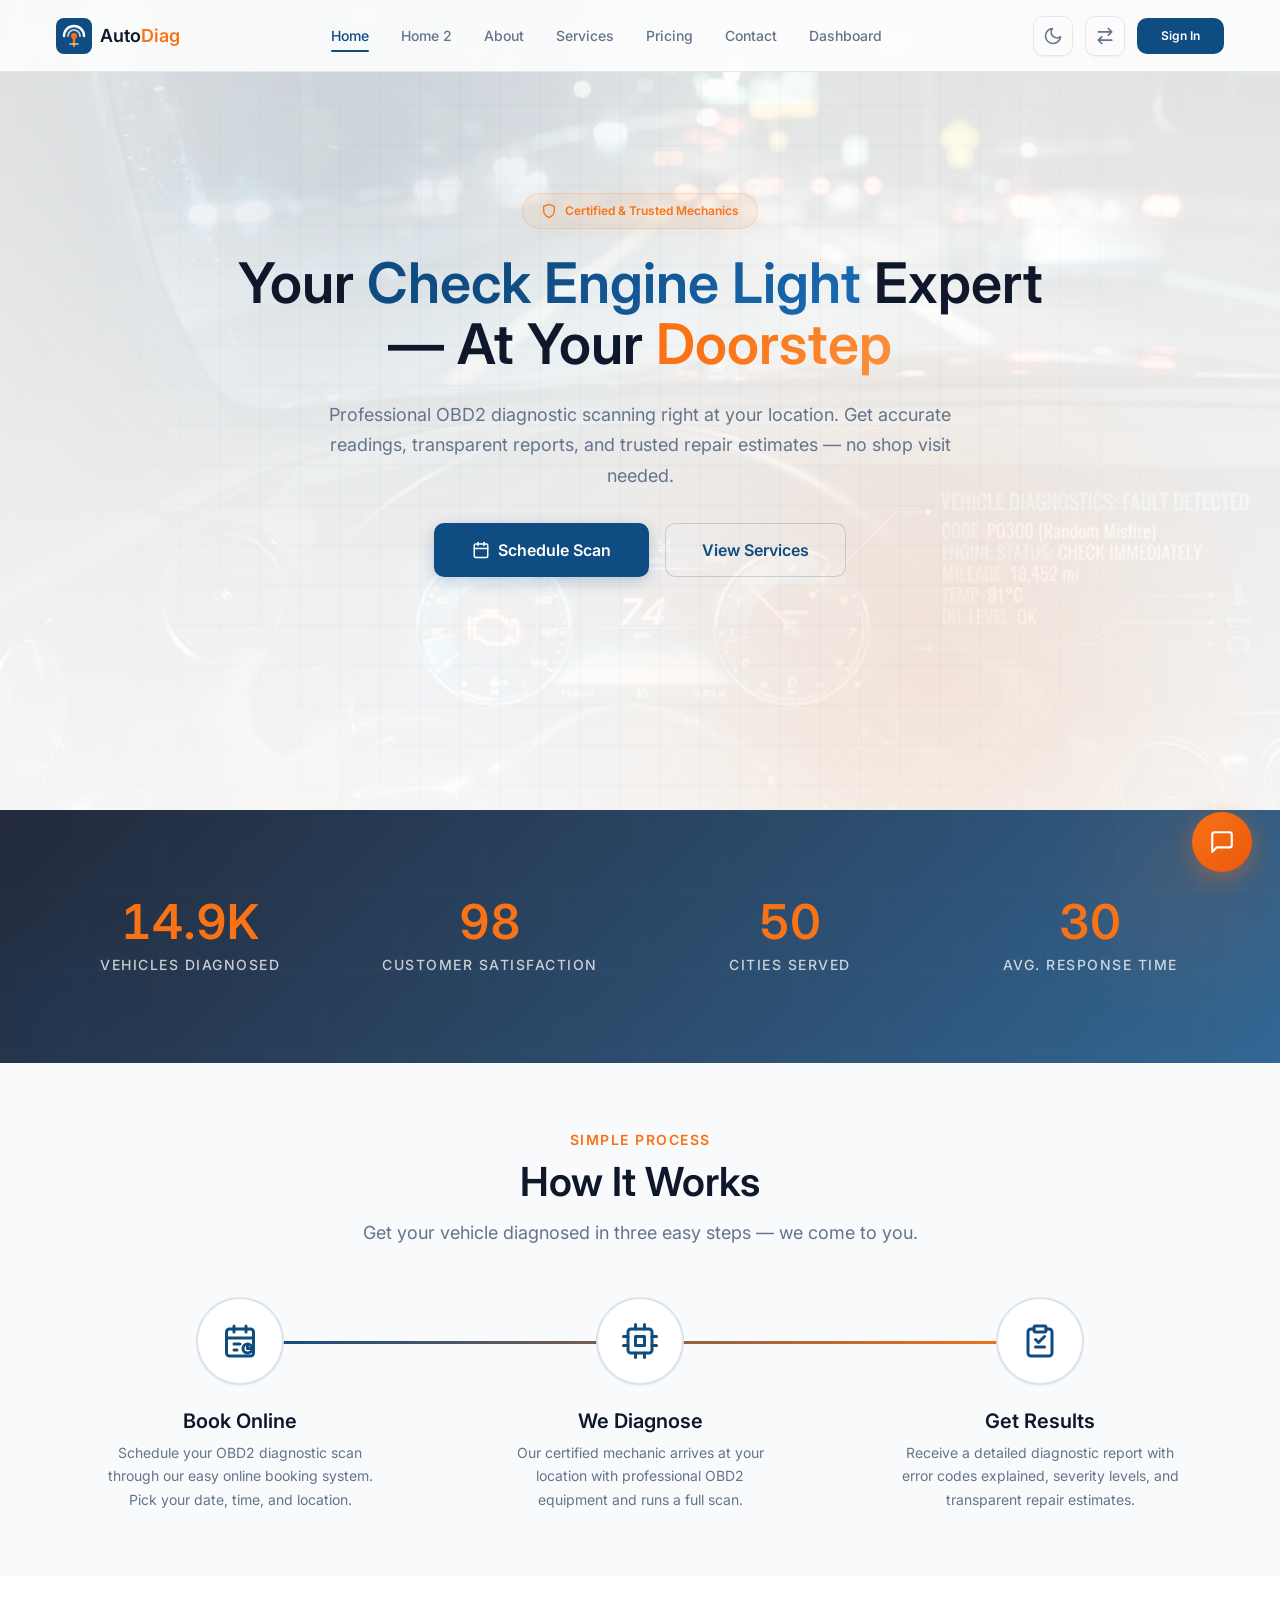
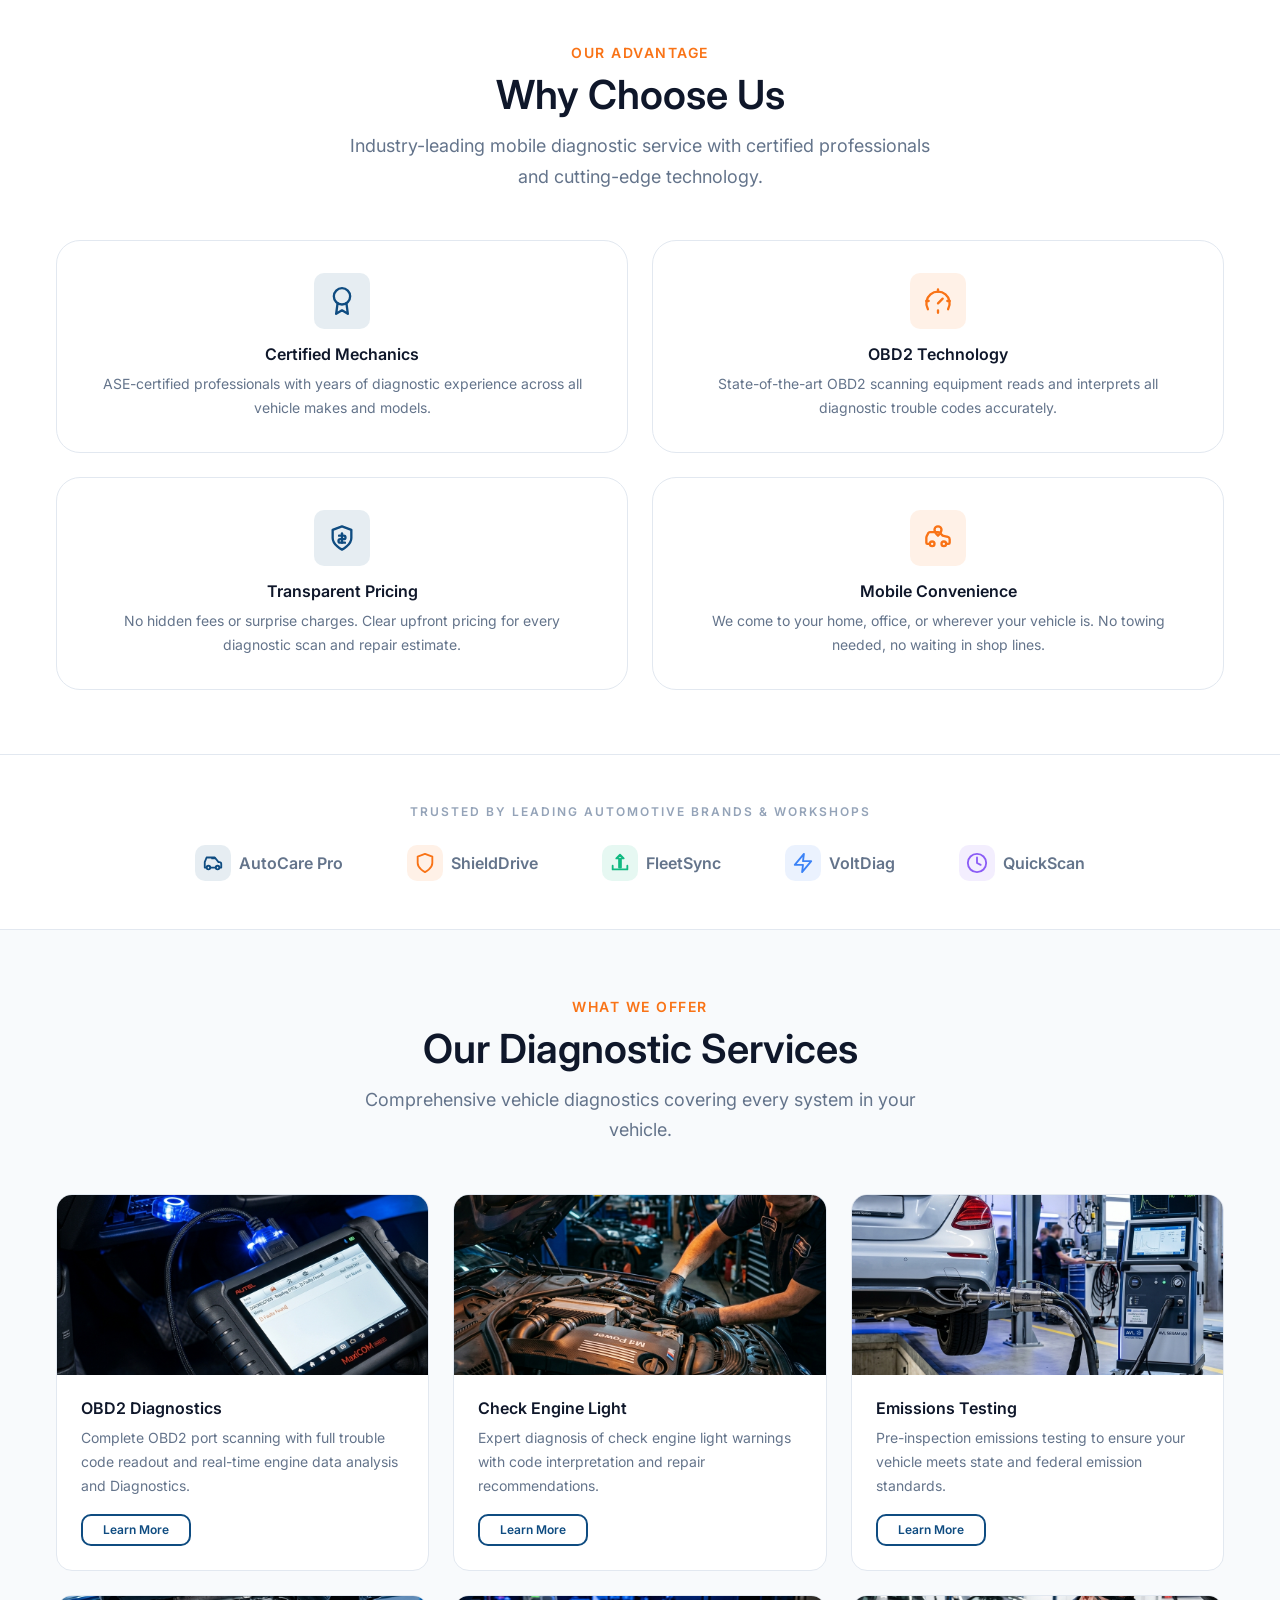
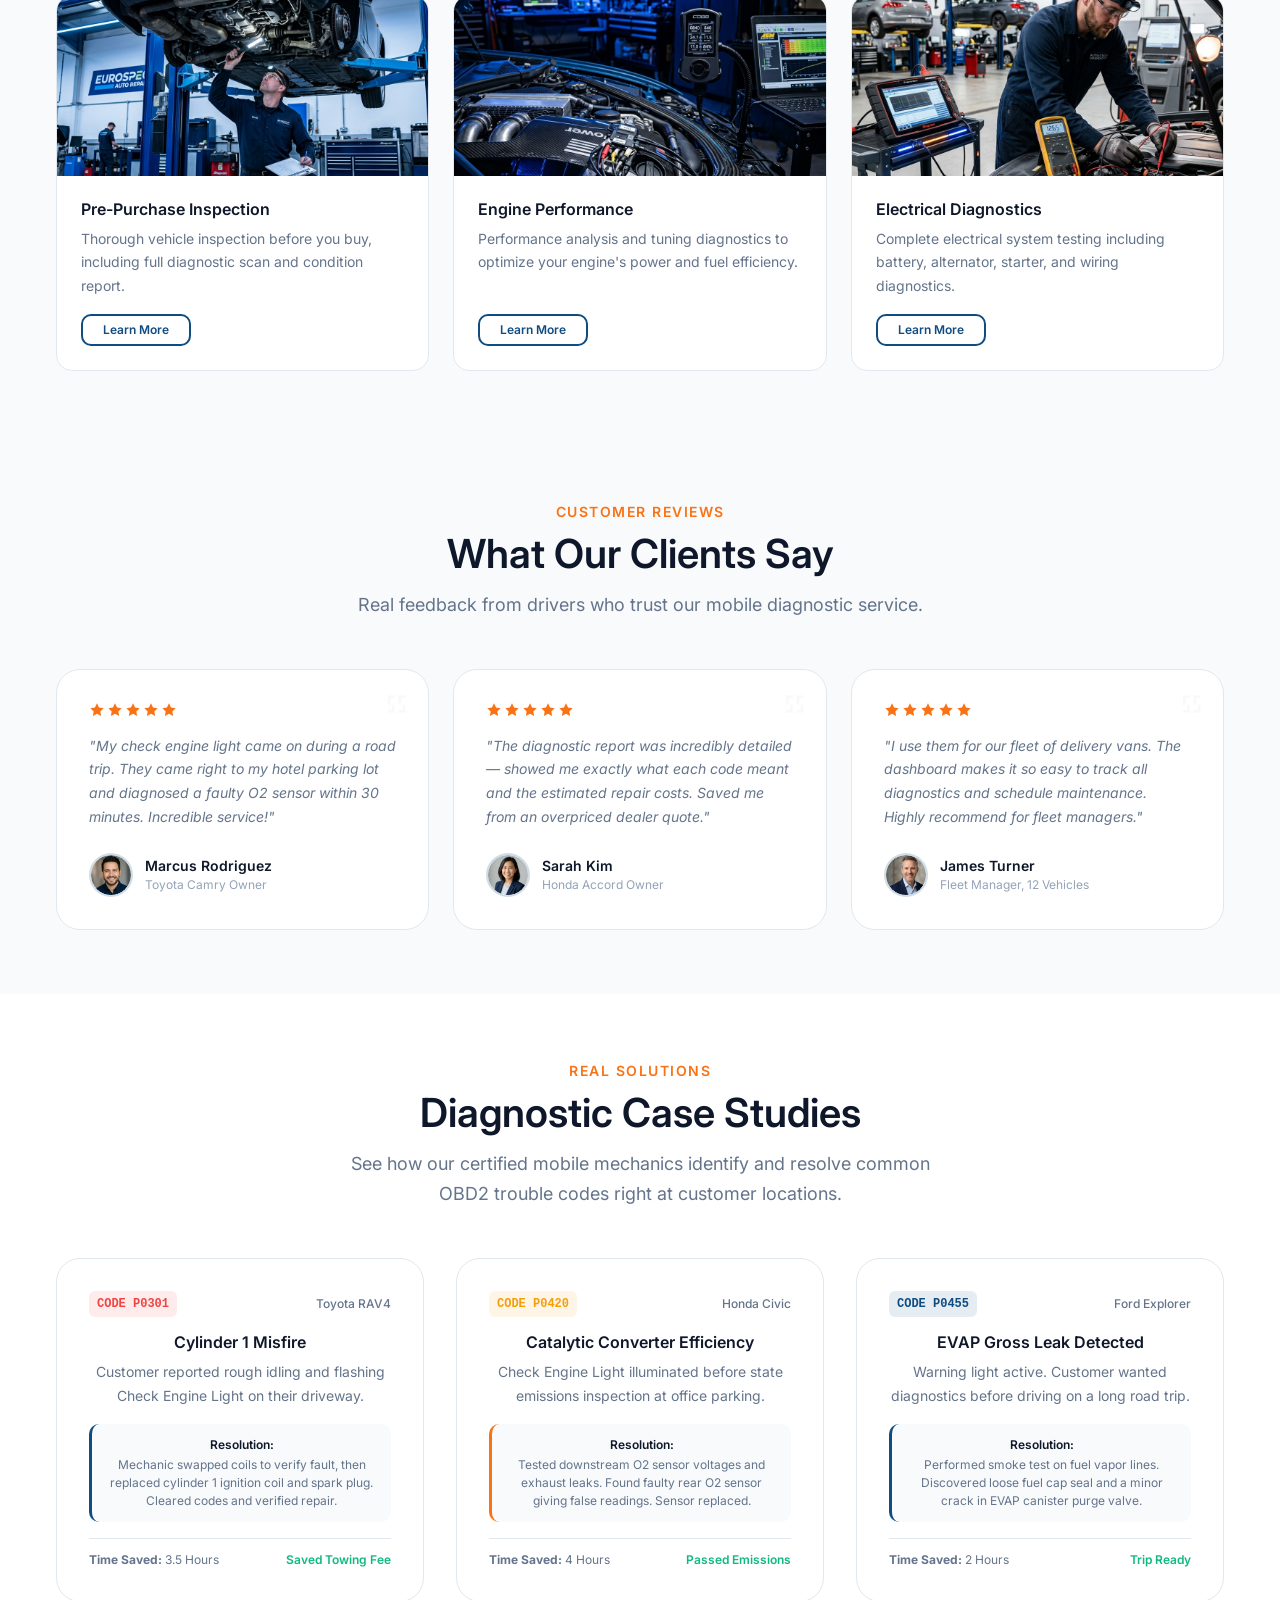
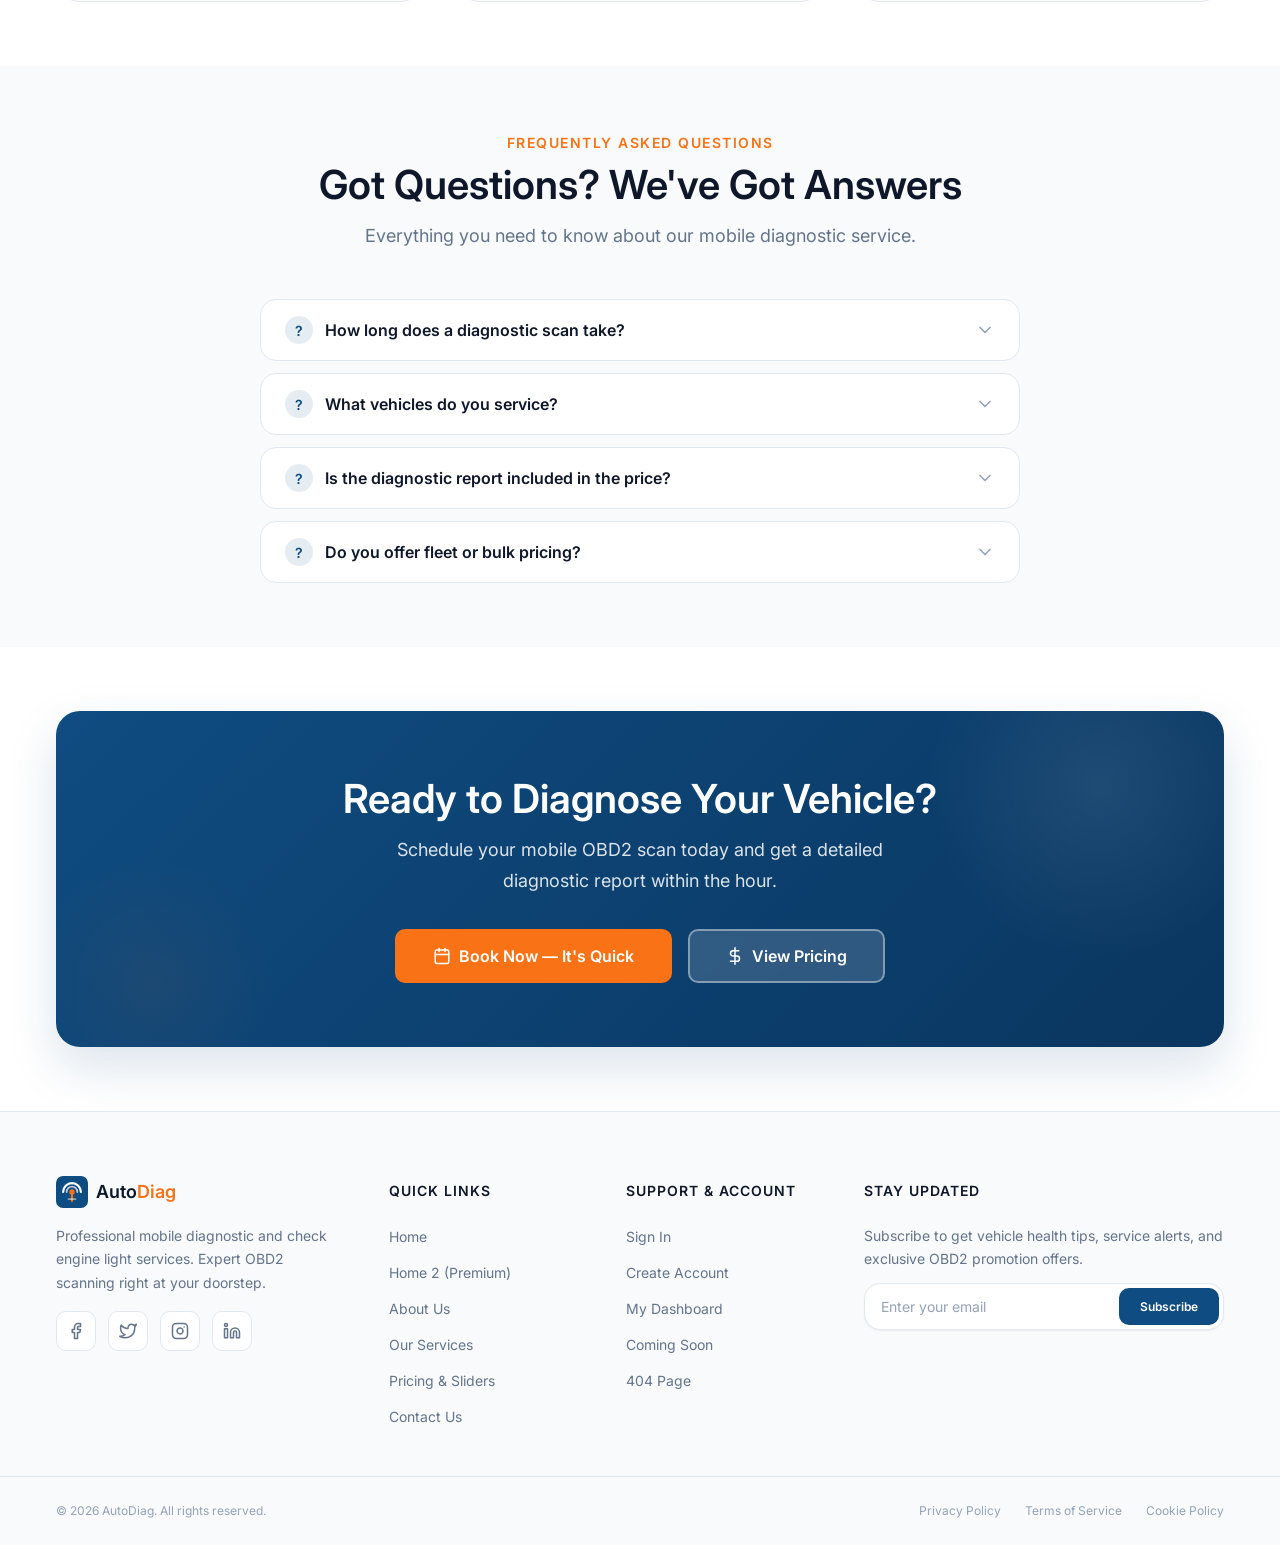
<file: index.html>
<!DOCTYPE html>
<html lang="en" dir="ltr" data-theme="light">
<head>
  <meta charset="UTF-8">
  <meta name="viewport" content="width=device-width, initial-scale=1.0">
  <title>Mobile Diagnostic &amp; Check Engine Light Service — Expert OBD2 Scanning</title>
  <meta name="description" content="Professional mobile diagnostic and check engine light service. Schedule OBD2 scanning, receive diagnostic reports, and get transparent repair estimates at your doorstep.">
  <link rel="icon" type="image/svg+xml" href="assets/favicon.svg">
  <link rel="stylesheet" href="css/variables.css">
  <link rel="stylesheet" href="css/base.css">
  <link rel="stylesheet" href="css/components.css">
  <link rel="stylesheet" href="css/animations.css">
  <link rel="stylesheet" href="css/navbar.css">
  <link rel="stylesheet" href="css/footer.css">
  <link rel="stylesheet" href="css/home1.css">
</head>
<body>

  <!-- ========== NAVBAR ========== -->
  <div id="navbar-container"></div>

  <main>
    <!-- ========== HERO SECTION ========== -->
    <!-- ========== HERO SECTION ========== -->
    <section class="hero section" id="hero" style="padding-bottom: var(--space-4xl);">
      <div class="hero-glow-orb orb-primary"></div>
      <div class="hero-glow-orb orb-secondary"></div>
      <div class="hero-grid-pattern"></div>
      
      <!-- Top: Centered Hero Text -->
      <div class="container" style="text-align: center; max-width: 900px; margin-bottom: var(--space-2xl); position: relative; z-index: 2;">
        <div class="hero-badge" style="margin: 0 auto var(--space-lg);">
          <svg xmlns="http://www.w3.org/2000/svg" width="16" height="16" viewBox="0 0 24 24" fill="none" stroke="currentColor" stroke-width="2" stroke-linecap="round" stroke-linejoin="round"><path d="M12 22s8-4 8-10V5l-8-3-8 3v7c0 6 8 10 8 10z"/></svg>
          Certified &amp; Trusted Mechanics
        </div>
        <h1 style="font-size: var(--fs-5xl); font-weight: var(--fw-extrabold); line-height: 1.1; margin-bottom: var(--space-lg);">
          Your <span class="highlight">Check Engine Light</span> Expert — At Your <span class="highlight-secondary">Doorstep</span>
        </h1>
        <p class="hero-desc" style="max-width: 680px; margin: 0 auto var(--space-xl); font-size: var(--fs-md); color: var(--clr-text-secondary); line-height: var(--lh-relaxed);">
          Professional OBD2 diagnostic scanning right at your location. Get accurate readings, transparent reports, and trusted repair estimates — no shop visit needed.
        </p>
        <div class="hero-ctas" style="justify-content: center; display: flex; gap: var(--space-md); flex-wrap: wrap;">
          <a href="services.html#book" class="btn btn-primary btn-lg" id="hero-cta-primary">
            <svg xmlns="http://www.w3.org/2000/svg" width="18" height="18" viewBox="0 0 24 24" fill="none" stroke="currentColor" stroke-width="2" stroke-linecap="round" stroke-linejoin="round"><rect x="3" y="4" width="18" height="18" rx="2" ry="2"/><line x1="16" y1="2" x2="16" y2="6"/><line x1="8" y1="2" x2="8" y2="6"/><line x1="3" y1="10" x2="21" y2="10"/></svg>
            Schedule Scan
          </a>
          <a href="services.html" class="btn btn-secondary btn-lg" id="hero-cta-secondary">View Services</a>
        </div>
      </div>


    </section>

    <!-- ========== ANIMATED STATS COUNTER ========== -->
    <section class="stats-showcase section" id="stats-counter">
      <div class="stats-orb stats-orb-1"></div>
      <div class="stats-orb stats-orb-2"></div>
      <div class="container">
        <div class="stats-grid">
          <div class="stat-block anim-fade-up anim-delay-1">
            <div class="stat-number" data-count="15000" data-suffix="+">0</div>
            <div class="stat-title">Vehicles Diagnosed</div>
          </div>
          <div class="stat-block anim-fade-up anim-delay-2">
            <div class="stat-number" data-count="99" data-suffix="%">0</div>
            <div class="stat-title">Customer Satisfaction</div>
          </div>
          <div class="stat-block anim-fade-up anim-delay-3">
            <div class="stat-number" data-count="50" data-suffix="+">0</div>
            <div class="stat-title">Cities Served</div>
          </div>
          <div class="stat-block anim-fade-up anim-delay-4">
            <div class="stat-number" data-count="30" data-suffix=" Min">0</div>
            <div class="stat-title">Avg. Response Time</div>
          </div>
        </div>
      </div>
    </section>

    <!-- ========== HOW IT WORKS ========== -->
    <section class="how-it-works section" id="how-it-works">
      <div class="container">
        <div class="section-header anim-fade-up">
          <span class="section-label">Simple Process</span>
          <h2>How It Works</h2>
          <p>Get your vehicle diagnosed in three easy steps — we come to you.</p>
        </div>
        <div class="steps-grid">
          <div class="step-card anim-fade-up anim-delay-1">
            <div class="step-number">
              <svg class="step-icon" xmlns="http://www.w3.org/2000/svg" viewBox="0 0 24 24" fill="none" stroke="currentColor" stroke-width="2" stroke-linecap="round" stroke-linejoin="round">
                <rect x="3" y="4" width="18" height="18" rx="2" ry="2"/>
                <line x1="16" y1="2" x2="16" y2="6"/>
                <line x1="8" y1="2" x2="8" y2="6"/>
                <line x1="3" y1="10" x2="21" y2="10"/>
                <path d="M8 14h4"/>
                <path d="M8 18h2"/>
                <circle cx="17" cy="17" r="3"/>
                <path d="M17 15v2h2"/>
              </svg>
            </div>
            <h3>Book Online</h3>
            <p>Schedule your OBD2 diagnostic scan through our easy online booking system. Pick your date, time, and location.</p>
          </div>
          <div class="step-card anim-fade-up anim-delay-2">
            <div class="step-number">
              <svg class="step-icon" xmlns="http://www.w3.org/2000/svg" viewBox="0 0 24 24" fill="none" stroke="currentColor" stroke-width="2" stroke-linecap="round" stroke-linejoin="round">
                <rect x="4" y="4" width="16" height="16" rx="2"/>
                <rect x="9" y="9" width="6" height="6"/>
                <line x1="9" y1="1" x2="9" y2="4"/>
                <line x1="15" y1="1" x2="15" y2="4"/>
                <line x1="9" y1="20" x2="9" y2="23"/>
                <line x1="15" y1="20" x2="15" y2="23"/>
                <line x1="20" y1="9" x2="23" y2="9"/>
                <line x1="20" y1="15" x2="23" y2="15"/>
                <line x1="1" y1="9" x2="4" y2="9"/>
                <line x1="1" y1="15" x2="4" y2="15"/>
              </svg>
            </div>
            <h3>We Diagnose</h3>
            <p>Our certified mechanic arrives at your location with professional OBD2 equipment and runs a full scan.</p>
          </div>
          <div class="step-card anim-fade-up anim-delay-3">
            <div class="step-number">
              <svg class="step-icon" xmlns="http://www.w3.org/2000/svg" viewBox="0 0 24 24" fill="none" stroke="currentColor" stroke-width="2" stroke-linecap="round" stroke-linejoin="round">
                <path d="M16 4h2a2 2 0 0 1 2 2v14a2 2 0 0 1-2 2H6a2 2 0 0 1-2-2V6a2 2 0 0 1 2-2h2"/>
                <rect x="8" y="2" width="8" height="4" rx="1" ry="1"/>
                <path d="M9 11l2 2 4-4"/>
                <path d="M9 16h6"/>
              </svg>
            </div>
            <h3>Get Results</h3>
            <p>Receive a detailed diagnostic report with error codes explained, severity levels, and transparent repair estimates.</p>
          </div>
        </div>
      </div>
    </section>

    <!-- ========== WHY CHOOSE US ========== -->
    <section class="section" id="features">
      <div class="container">
        <div class="section-header anim-fade-up">
          <span class="section-label">Our Advantage</span>
          <h2>Why Choose Us</h2>
          <p>Industry-leading mobile diagnostic service with certified professionals and cutting-edge technology.</p>
        </div>
        <div class="features-grid">
          <div class="feature-card anim-fade-left anim-delay-1">
            <div class="card-icon">
              <svg xmlns="http://www.w3.org/2000/svg" width="28" height="28" viewBox="0 0 24 24" fill="none" stroke="currentColor" stroke-width="2" stroke-linecap="round" stroke-linejoin="round">
                <circle cx="12" cy="8" r="7"/>
                <polyline points="8.21 13.89 7 23 12 20 17 23 15.79 13.88"/>
              </svg>
            </div>
            <h4>Certified Mechanics</h4>
            <p>ASE-certified professionals with years of diagnostic experience across all vehicle makes and models.</p>
          </div>
          <div class="feature-card anim-fade-up anim-delay-2">
            <div class="card-icon" style="background: rgba(var(--clr-secondary-rgb), 0.1); color: var(--clr-secondary);">
              <svg xmlns="http://www.w3.org/2000/svg" width="28" height="28" viewBox="0 0 24 24" fill="none" stroke="currentColor" stroke-width="2" stroke-linecap="round" stroke-linejoin="round">
                <path d="M3.34 19a10 10 0 1 1 17.32 0"/>
                <path d="M12 14l4-4"/>
                <path d="M12 2v2M12 20v2M4 12H2M22 12h-2"/>
              </svg>
            </div>
            <h4>OBD2 Technology</h4>
            <p>State-of-the-art OBD2 scanning equipment reads and interprets all diagnostic trouble codes accurately.</p>
          </div>
          <div class="feature-card anim-fade-right anim-delay-3">
            <div class="card-icon">
              <svg xmlns="http://www.w3.org/2000/svg" width="28" height="28" viewBox="0 0 24 24" fill="none" stroke="currentColor" stroke-width="2" stroke-linecap="round" stroke-linejoin="round">
                <path d="M12 22s8-4 8-10V5l-8-3-8 3v7c0 6 8 10 8 10z"/>
                <path d="M12 8v8"/>
                <path d="M9.5 10h4a1.5 1.5 0 0 1 0 3h-3a1.5 1.5 0 0 0 0 3h4"/>
              </svg>
            </div>
            <h4>Transparent Pricing</h4>
            <p>No hidden fees or surprise charges. Clear upfront pricing for every diagnostic scan and repair estimate.</p>
          </div>
          <div class="feature-card anim-scale-in anim-delay-4">
            <div class="card-icon" style="background: rgba(var(--clr-secondary-rgb), 0.1); color: var(--clr-secondary);">
              <svg xmlns="http://www.w3.org/2000/svg" width="28" height="28" viewBox="0 0 24 24" fill="none" stroke="currentColor" stroke-width="2" stroke-linecap="round" stroke-linejoin="round">
                <path d="M19 17h2c.6 0 1-.4 1-1v-3c0-.9-.7-1.7-1.5-1.9C18.7 10.6 16 10 16 10s-1.3-1.4-2.2-2.3c-.5-.4-1.1-.7-1.8-.7H5c-.6 0-1.1.4-1.4.9l-1.4 2.9A3.7 3.7 0 0 0 2 12v4c0 .6.4 1 1 1h2"/>
                <circle cx="7" cy="17" r="2"/>
                <circle cx="17" cy="17" r="2"/>
                <path d="M12 2a3 3 0 0 0-3 3c0 2.2 3 5 3 5s3-2.8 3-5a3 3 0 0 0-3-3z"/>
              </svg>
            </div>
            <h4>Mobile Convenience</h4>
            <p>We come to your home, office, or wherever your vehicle is. No towing needed, no waiting in shop lines.</p>
          </div>
        </div>
      </div>
    </section>

    <!-- ========== TRUSTED PARTNERS ========== -->
    <section class="partners-bar" id="partners">
      <div class="container">
        <div class="partners-label anim-fade-up">Trusted by Leading Automotive Brands & Workshops</div>
        <div class="partners-track anim-fade-up anim-delay-1">
          <div class="partner-item">
            <div class="partner-icon" style="background: rgba(var(--clr-primary-rgb), 0.1); color: var(--clr-primary);">
              <svg xmlns="http://www.w3.org/2000/svg" width="22" height="22" viewBox="0 0 24 24" fill="none" stroke="currentColor" stroke-width="2" stroke-linecap="round" stroke-linejoin="round"><path d="M7 17m-2 0a2 2 0 1 0 4 0 2 2 0 1 0 -4 0"/><path d="M17 17m-2 0a2 2 0 1 0 4 0 2 2 0 1 0 -4 0"/><path d="M5 17h-2v-6l2-5h9l4 5h1a2 2 0 0 1 2 2v4h-2"/><path d="M9 17h6"/><path d="M14 7l-3 0"/></svg>
            </div>
            AutoCare Pro
          </div>
          <div class="partner-item">
            <div class="partner-icon" style="background: rgba(var(--clr-secondary-rgb), 0.1); color: var(--clr-secondary);">
              <svg xmlns="http://www.w3.org/2000/svg" width="22" height="22" viewBox="0 0 24 24" fill="none" stroke="currentColor" stroke-width="2" stroke-linecap="round" stroke-linejoin="round"><path d="M12 22s8-4 8-10V5l-8-3-8 3v7c0 6 8 10 8 10z"/></svg>
            </div>
            ShieldDrive
          </div>
          <div class="partner-item">
            <div class="partner-icon" style="background: rgba(16, 185, 129, 0.1); color: var(--clr-success);">
              <svg xmlns="http://www.w3.org/2000/svg" width="22" height="22" viewBox="0 0 24 24" fill="none" stroke="currentColor" stroke-width="2" stroke-linecap="round" stroke-linejoin="round"><path d="M12 3l4 4h-3v10h-2V7H8z"/><path d="M4 15v4h16v-4"/></svg>
            </div>
            FleetSync
          </div>
          <div class="partner-item">
            <div class="partner-icon" style="background: rgba(59, 130, 246, 0.1); color: var(--clr-info);">
              <svg xmlns="http://www.w3.org/2000/svg" width="22" height="22" viewBox="0 0 24 24" fill="none" stroke="currentColor" stroke-width="2" stroke-linecap="round" stroke-linejoin="round"><polygon points="13 2 3 14 12 14 11 22 21 10 12 10 13 2"/></svg>
            </div>
            VoltDiag
          </div>
          <div class="partner-item">
            <div class="partner-icon" style="background: rgba(139, 92, 246, 0.1); color: #8B5CF6;">
              <svg xmlns="http://www.w3.org/2000/svg" width="22" height="22" viewBox="0 0 24 24" fill="none" stroke="currentColor" stroke-width="2" stroke-linecap="round" stroke-linejoin="round"><circle cx="12" cy="12" r="10"/><path d="M12 6v6l4 2"/></svg>
            </div>
            QuickScan
          </div>
        </div>
      </div>
    </section>

    <!-- ========== SERVICES OVERVIEW ========== -->
    <section class="section" id="services-overview" style="background: var(--clr-bg-alt);">
      <div class="container">
        <div class="section-header anim-fade-up">
          <span class="section-label">What We Offer</span>
          <h2>Our Diagnostic Services</h2>
          <p>Comprehensive vehicle diagnostics covering every system in your vehicle.</p>
        </div>
        <div class="services-grid">
          <div class="service-card anim-fade-left anim-delay-1">
            <img src="assets/images/service-obd2.png" alt="OBD2 Diagnostic Scanning" class="service-card-img" loading="lazy">
            <div class="service-card-body">
              <h4>OBD2 Diagnostics</h4>
              <p>Complete OBD2 port scanning with full trouble code readout and real-time engine data analysis and Diagnostics.</p>
              <a href="services.html" class="btn btn-secondary btn-sm">Learn More</a>
            </div>
          </div>
          <div class="service-card anim-fade-up anim-delay-2">
            <img src="assets/images/service-engine.png" alt="Check Engine Light Service" class="service-card-img" loading="lazy">
            <div class="service-card-body">
              <h4>Check Engine Light</h4>
              <p>Expert diagnosis of check engine light warnings with code interpretation and repair recommendations.</p>
              <a href="services.html" class="btn btn-secondary btn-sm">Learn More</a>
            </div>
          </div>
          <div class="service-card anim-fade-right anim-delay-3">
            <img src="assets/images/service-emissions.png" alt="Emissions Testing" class="service-card-img" loading="lazy">
            <div class="service-card-body">
              <h4>Emissions Testing</h4>
              <p>Pre-inspection emissions testing to ensure your vehicle meets state and federal emission standards.</p>
              <a href="services.html" class="btn btn-secondary btn-sm">Learn More</a>
            </div>
          </div>
          <div class="service-card anim-fade-left anim-delay-4">
            <img src="assets/images/service-inspection.png" alt="Pre-Purchase Inspection" class="service-card-img" loading="lazy">
            <div class="service-card-body">
              <h4>Pre-Purchase Inspection</h4>
              <p>Thorough vehicle inspection before you buy, including full diagnostic scan and condition report.</p>
              <a href="services.html" class="btn btn-secondary btn-sm">Learn More</a>
            </div>
          </div>
          <div class="service-card anim-scale-in anim-delay-5">
            <img src="assets/images/service-performance.png" alt="Engine Performance" class="service-card-img" loading="lazy">
            <div class="service-card-body">
              <h4>Engine Performance</h4>
              <p>Performance analysis and tuning diagnostics to optimize your engine's power and fuel efficiency.</p>
              <a href="services.html" class="btn btn-secondary btn-sm">Learn More</a>
            </div>
          </div>
          <div class="service-card anim-fade-right anim-delay-6">
            <img src="assets/images/service-electrical.png" alt="Electrical Diagnostics" class="service-card-img" loading="lazy">
            <div class="service-card-body">
              <h4>Electrical Diagnostics</h4>
              <p>Complete electrical system testing including battery, alternator, starter, and wiring diagnostics.</p>
              <a href="services.html" class="btn btn-secondary btn-sm">Learn More</a>
            </div>
          </div>
        </div>
      </div>
    </section>

    <!-- ========== TESTIMONIALS ========== -->
    <section class="testimonials section" id="testimonials">
      <div class="container">
        <div class="section-header anim-fade-up">
          <span class="section-label">Customer Reviews</span>
          <h2>What Our Clients Say</h2>
          <p>Real feedback from drivers who trust our mobile diagnostic service.</p>
        </div>
        <div class="testimonials-grid">
          <div class="testimonial-card anim-fade-left anim-delay-1">
            <svg class="quote-icon" xmlns="http://www.w3.org/2000/svg" viewBox="0 0 24 24" fill="currentColor"><path d="M11 7h-5v7h3v4h-3v2h5v-6h-3v-5h3v-2zm8 0h-5v7h3v4h-3v2h5v-6h-3v-5h3v-2z" opacity="0.3"/></svg>
            <div class="stars">
              <svg xmlns="http://www.w3.org/2000/svg" viewBox="0 0 24 24"><polygon points="12 2 15.09 8.26 22 9.27 17 14.14 18.18 21.02 12 17.77 5.82 21.02 7 14.14 2 9.27 8.91 8.26 12 2"/></svg>
              <svg xmlns="http://www.w3.org/2000/svg" viewBox="0 0 24 24"><polygon points="12 2 15.09 8.26 22 9.27 17 14.14 18.18 21.02 12 17.77 5.82 21.02 7 14.14 2 9.27 8.91 8.26 12 2"/></svg>
              <svg xmlns="http://www.w3.org/2000/svg" viewBox="0 0 24 24"><polygon points="12 2 15.09 8.26 22 9.27 17 14.14 18.18 21.02 12 17.77 5.82 21.02 7 14.14 2 9.27 8.91 8.26 12 2"/></svg>
              <svg xmlns="http://www.w3.org/2000/svg" viewBox="0 0 24 24"><polygon points="12 2 15.09 8.26 22 9.27 17 14.14 18.18 21.02 12 17.77 5.82 21.02 7 14.14 2 9.27 8.91 8.26 12 2"/></svg>
              <svg xmlns="http://www.w3.org/2000/svg" viewBox="0 0 24 24"><polygon points="12 2 15.09 8.26 22 9.27 17 14.14 18.18 21.02 12 17.77 5.82 21.02 7 14.14 2 9.27 8.91 8.26 12 2"/></svg>
            </div>
            <p class="testimonial-text">"My check engine light came on during a road trip. They came right to my hotel parking lot and diagnosed a faulty O2 sensor within 30 minutes. Incredible service!"</p>
            <div class="testimonial-author">
              <div class="avatar"><img src="assets/images/testimonial-marcus.png" alt="Marcus Rodriguez"></div>
              <div>
                <div class="author-name">Marcus Rodriguez</div>
                <div class="author-role">Toyota Camry Owner</div>
              </div>
            </div>
          </div>
          <div class="testimonial-card anim-scale-in anim-delay-2">
            <svg class="quote-icon" xmlns="http://www.w3.org/2000/svg" viewBox="0 0 24 24" fill="currentColor"><path d="M11 7h-5v7h3v4h-3v2h5v-6h-3v-5h3v-2zm8 0h-5v7h3v4h-3v2h5v-6h-3v-5h3v-2z" opacity="0.3"/></svg>
            <div class="stars">
              <svg xmlns="http://www.w3.org/2000/svg" viewBox="0 0 24 24"><polygon points="12 2 15.09 8.26 22 9.27 17 14.14 18.18 21.02 12 17.77 5.82 21.02 7 14.14 2 9.27 8.91 8.26 12 2"/></svg>
              <svg xmlns="http://www.w3.org/2000/svg" viewBox="0 0 24 24"><polygon points="12 2 15.09 8.26 22 9.27 17 14.14 18.18 21.02 12 17.77 5.82 21.02 7 14.14 2 9.27 8.91 8.26 12 2"/></svg>
              <svg xmlns="http://www.w3.org/2000/svg" viewBox="0 0 24 24"><polygon points="12 2 15.09 8.26 22 9.27 17 14.14 18.18 21.02 12 17.77 5.82 21.02 7 14.14 2 9.27 8.91 8.26 12 2"/></svg>
              <svg xmlns="http://www.w3.org/2000/svg" viewBox="0 0 24 24"><polygon points="12 2 15.09 8.26 22 9.27 17 14.14 18.18 21.02 12 17.77 5.82 21.02 7 14.14 2 9.27 8.91 8.26 12 2"/></svg>
              <svg xmlns="http://www.w3.org/2000/svg" viewBox="0 0 24 24"><polygon points="12 2 15.09 8.26 22 9.27 17 14.14 18.18 21.02 12 17.77 5.82 21.02 7 14.14 2 9.27 8.91 8.26 12 2"/></svg>
            </div>
            <p class="testimonial-text">"The diagnostic report was incredibly detailed — showed me exactly what each code meant and the estimated repair costs. Saved me from an overpriced dealer quote."</p>
            <div class="testimonial-author">
              <div class="avatar"><img src="assets/images/testimonial-sarah.png" alt="Sarah Kim"></div>
              <div>
                <div class="author-name">Sarah Kim</div>
                <div class="author-role">Honda Accord Owner</div>
              </div>
            </div>
          </div>
          <div class="testimonial-card anim-fade-right anim-delay-3">
            <svg class="quote-icon" xmlns="http://www.w3.org/2000/svg" viewBox="0 0 24 24" fill="currentColor"><path d="M11 7h-5v7h3v4h-3v2h5v-6h-3v-5h3v-2zm8 0h-5v7h3v4h-3v2h5v-6h-3v-5h3v-2z" opacity="0.3"/></svg>
            <div class="stars">
              <svg xmlns="http://www.w3.org/2000/svg" viewBox="0 0 24 24"><polygon points="12 2 15.09 8.26 22 9.27 17 14.14 18.18 21.02 12 17.77 5.82 21.02 7 14.14 2 9.27 8.91 8.26 12 2"/></svg>
              <svg xmlns="http://www.w3.org/2000/svg" viewBox="0 0 24 24"><polygon points="12 2 15.09 8.26 22 9.27 17 14.14 18.18 21.02 12 17.77 5.82 21.02 7 14.14 2 9.27 8.91 8.26 12 2"/></svg>
              <svg xmlns="http://www.w3.org/2000/svg" viewBox="0 0 24 24"><polygon points="12 2 15.09 8.26 22 9.27 17 14.14 18.18 21.02 12 17.77 5.82 21.02 7 14.14 2 9.27 8.91 8.26 12 2"/></svg>
              <svg xmlns="http://www.w3.org/2000/svg" viewBox="0 0 24 24"><polygon points="12 2 15.09 8.26 22 9.27 17 14.14 18.18 21.02 12 17.77 5.82 21.02 7 14.14 2 9.27 8.91 8.26 12 2"/></svg>
              <svg xmlns="http://www.w3.org/2000/svg" viewBox="0 0 24 24"><polygon points="12 2 15.09 8.26 22 9.27 17 14.14 18.18 21.02 12 17.77 5.82 21.02 7 14.14 2 9.27 8.91 8.26 12 2"/></svg>
            </div>
            <p class="testimonial-text">"I use them for our fleet of delivery vans. The dashboard makes it so easy to track all diagnostics and schedule maintenance. Highly recommend for fleet managers."</p>
            <div class="testimonial-author">
              <div class="avatar"><img src="assets/images/testimonial-james.png" alt="James Turner"></div>
              <div>
                <div class="author-name">James Turner</div>
                <div class="author-role">Fleet Manager, 12 Vehicles</div>
              </div>
            </div>
          </div>
        </div>
      </div>
    </section>

    <!-- ========== DIAGNOSTIC CASE STUDIES ========== -->
    <section class="section" id="case-studies" style="background: var(--clr-bg);">
      <div class="container">
        <div class="section-header anim-fade-up">
          <span class="section-label">Real Solutions</span>
          <h2>Diagnostic Case Studies</h2>
          <p>See how our certified mobile mechanics identify and resolve common OBD2 trouble codes right at customer locations.</p>
        </div>
        
        <div class="features-grid" style="display: flex; flex-wrap: wrap; justify-content: center; gap: var(--space-xl);">
          <!-- Case 1 -->
          <div class="feature-card anim-fade-left" style="padding: var(--space-xl); display: flex; flex-direction: column; justify-content: space-between; flex: 1 1 300px; max-width: 380px;">
            <div>
              <div style="display: flex; justify-content: space-between; align-items: center; margin-bottom: var(--space-md);">
                <span class="badge badge-error" style="font-family: monospace; font-size: var(--fs-xs); padding: 4px 8px; border-radius: var(--radius-sm);">CODE P0301</span>
                <span style="font-size: var(--fs-xs); color: var(--clr-text-secondary); font-weight: var(--fw-medium);">Toyota RAV4</span>
              </div>
              <h4 style="margin-bottom: var(--space-xs);">Cylinder 1 Misfire</h4>
              <p style="font-size: var(--fs-sm); margin-bottom: var(--space-md);">Customer reported rough idling and flashing Check Engine Light on their driveway.</p>
              
              <div style="background: var(--clr-bg-alt); padding: var(--space-sm) var(--space-md); border-radius: var(--radius-md); margin-bottom: var(--space-md); border-inline-start: 3px solid var(--clr-primary);">
                <div style="font-size: var(--fs-xs); font-weight: var(--fw-bold); margin-bottom: 2px;">Resolution:</div>
                <div style="font-size: var(--fs-xs); color: var(--clr-text-secondary);">Mechanic swapped coils to verify fault, then replaced cylinder 1 ignition coil and spark plug. Cleared codes and verified repair.</div>
              </div>
            </div>
            <div style="display: flex; justify-content: space-between; align-items: center; border-top: 1px solid var(--clr-surface-border); padding-top: var(--space-sm); font-size: var(--fs-xs); color: var(--clr-text-secondary);">
              <span><strong>Time Saved:</strong> 3.5 Hours</span>
              <span style="color: var(--clr-success); font-weight: var(--fw-semibold);">Saved Towing Fee</span>
            </div>
          </div>
          
          <!-- Case 2 -->
          <div class="feature-card anim-fade-up" style="padding: var(--space-xl); display: flex; flex-direction: column; justify-content: space-between; flex: 1 1 300px; max-width: 380px;">
            <div>
              <div style="display: flex; justify-content: space-between; align-items: center; margin-bottom: var(--space-md);">
                <span class="badge badge-warning" style="font-family: monospace; font-size: var(--fs-xs); padding: 4px 8px; border-radius: var(--radius-sm);">CODE P0420</span>
                <span style="font-size: var(--fs-xs); color: var(--clr-text-secondary); font-weight: var(--fw-medium);">Honda Civic</span>
              </div>
              <h4 style="margin-bottom: var(--space-xs);">Catalytic Converter Efficiency</h4>
              <p style="font-size: var(--fs-sm); margin-bottom: var(--space-md);">Check Engine Light illuminated before state emissions inspection at office parking.</p>
              
              <div style="background: var(--clr-bg-alt); padding: var(--space-sm) var(--space-md); border-radius: var(--radius-md); margin-bottom: var(--space-md); border-inline-start: 3px solid var(--clr-secondary);">
                <div style="font-size: var(--fs-xs); font-weight: var(--fw-bold); margin-bottom: 2px;">Resolution:</div>
                <div style="font-size: var(--fs-xs); color: var(--clr-text-secondary);">Tested downstream O2 sensor voltages and exhaust leaks. Found faulty rear O2 sensor giving false readings. Sensor replaced.</div>
              </div>
            </div>
            <div style="display: flex; justify-content: space-between; align-items: center; border-top: 1px solid var(--clr-surface-border); padding-top: var(--space-sm); font-size: var(--fs-xs); color: var(--clr-text-secondary);">
              <span><strong>Time Saved:</strong> 4 Hours</span>
              <span style="color: var(--clr-success); font-weight: var(--fw-semibold);">Passed Emissions</span>
            </div>
          </div>
 
          <!-- Case 3 -->
          <div class="feature-card anim-fade-right" style="padding: var(--space-xl); display: flex; flex-direction: column; justify-content: space-between; flex: 1 1 300px; max-width: 380px;">
            <div>
              <div style="display: flex; justify-content: space-between; align-items: center; margin-bottom: var(--space-md);">
                <span class="badge badge-primary" style="font-family: monospace; font-size: var(--fs-xs); padding: 4px 8px; border-radius: var(--radius-sm);">CODE P0455</span>
                <span style="font-size: var(--fs-xs); color: var(--clr-text-secondary); font-weight: var(--fw-medium);">Ford Explorer</span>
              </div>
              <h4 style="margin-bottom: var(--space-xs);">EVAP Gross Leak Detected</h4>
              <p style="font-size: var(--fs-sm); margin-bottom: var(--space-md);">Warning light active. Customer wanted diagnostics before driving on a long road trip.</p>
              
              <div style="background: var(--clr-bg-alt); padding: var(--space-sm) var(--space-md); border-radius: var(--radius-md); margin-bottom: var(--space-md); border-inline-start: 3px solid var(--clr-primary);">
                <div style="font-size: var(--fs-xs); font-weight: var(--fw-bold); margin-bottom: 2px;">Resolution:</div>
                <div style="font-size: var(--fs-xs); color: var(--clr-text-secondary);">Performed smoke test on fuel vapor lines. Discovered loose fuel cap seal and a minor crack in EVAP canister purge valve. </div>
              </div>
            </div>
            <div style="display: flex; justify-content: space-between; align-items: center; border-top: 1px solid var(--clr-surface-border); padding-top: var(--space-sm); font-size: var(--fs-xs); color: var(--clr-text-secondary);">
              <span><strong>Time Saved:</strong> 2 Hours</span>
              <span style="color: var(--clr-success); font-weight: var(--fw-semibold);">Trip Ready</span>
            </div>
          </div>
        </div>
      </div>
    </section>



    <!-- ========== FAQ ACCORDION ========== -->
    <section class="faq-section section" id="faq">
      <div class="container">
        <div class="section-header anim-fade-up">
          <span class="section-label">Frequently Asked Questions</span>
          <h2>Got Questions? We've Got Answers</h2>
          <p>Everything you need to know about our mobile diagnostic service.</p>
        </div>
        <div class="faq-grid">
          <div class="faq-item anim-fade-up anim-delay-1">
            <button class="faq-question" id="faq-q-1">
              <span style="display:flex;align-items:center;gap:12px;">
                <span class="faq-q-icon">?</span>
                How long does a diagnostic scan take?
              </span>
              <svg class="faq-chevron" xmlns="http://www.w3.org/2000/svg" viewBox="0 0 24 24" fill="none" stroke="currentColor" stroke-width="2" stroke-linecap="round" stroke-linejoin="round"><polyline points="6 9 12 15 18 9"/></svg>
            </button>
            <div class="faq-answer">
              <div class="faq-answer-inner">A standard OBD2 diagnostic scan takes approximately <strong>20–30 minutes</strong>. Comprehensive inspections including engine performance analysis may take up to 60 minutes. You can continue your day while our technician works.</div>
            </div>
          </div>
          <div class="faq-item anim-fade-up anim-delay-2">
            <button class="faq-question" id="faq-q-2">
              <span style="display:flex;align-items:center;gap:12px;">
                <span class="faq-q-icon">?</span>
                What vehicles do you service?
              </span>
              <svg class="faq-chevron" xmlns="http://www.w3.org/2000/svg" viewBox="0 0 24 24" fill="none" stroke="currentColor" stroke-width="2" stroke-linecap="round" stroke-linejoin="round"><polyline points="6 9 12 15 18 9"/></svg>
            </button>
            <div class="faq-answer">
              <div class="faq-answer-inner">We service <strong>all makes and models</strong> equipped with an OBD2 port — which includes virtually every car and light truck manufactured after 1996. This covers domestic, European, and Asian vehicles including Toyota, Honda, Ford, BMW, Mercedes, and more.</div>
            </div>
          </div>
          <div class="faq-item anim-fade-up anim-delay-3">
            <button class="faq-question" id="faq-q-3">
              <span style="display:flex;align-items:center;gap:12px;">
                <span class="faq-q-icon">?</span>
                Is the diagnostic report included in the price?
              </span>
              <svg class="faq-chevron" xmlns="http://www.w3.org/2000/svg" viewBox="0 0 24 24" fill="none" stroke="currentColor" stroke-width="2" stroke-linecap="round" stroke-linejoin="round"><polyline points="6 9 12 15 18 9"/></svg>
            </button>
            <div class="faq-answer">
              <div class="faq-answer-inner">Yes! Every diagnostic scan includes a <strong>detailed digital report</strong> with all trouble codes explained in plain English, severity ratings, and transparent repair cost estimates. The report is emailed to you and available in your dashboard.</div>
            </div>
          </div>
          <div class="faq-item anim-fade-up anim-delay-4">
            <button class="faq-question" id="faq-q-4">
              <span style="display:flex;align-items:center;gap:12px;">
                <span class="faq-q-icon">?</span>
                Do you offer fleet or bulk pricing?
              </span>
              <svg class="faq-chevron" xmlns="http://www.w3.org/2000/svg" viewBox="0 0 24 24" fill="none" stroke="currentColor" stroke-width="2" stroke-linecap="round" stroke-linejoin="round"><polyline points="6 9 12 15 18 9"/></svg>
            </button>
            <div class="faq-answer">
              <div class="faq-answer-inner">Absolutely! We offer <strong>fleet pricing at 15% off</strong> for 5+ vehicles and custom enterprise packages for larger fleets. Our fleet dashboard lets managers track all vehicle diagnostics and schedule maintenance in one place.</div>
            </div>
          </div>
        </div>
      </div>
    </section>

    <!-- ========== CTA BANNER ========== -->
    <section class="cta-banner section" id="cta-section">
      <div class="container">
        <div class="cta-banner-inner anim-scale-in">
          <h2>Ready to Diagnose Your Vehicle?</h2>
          <p>Schedule your mobile OBD2 scan today and get a detailed diagnostic report within the hour.</p>
          <div class="cta-buttons">
            <a href="services.html#book" class="btn btn-accent btn-lg" id="cta-book">
              <svg xmlns="http://www.w3.org/2000/svg" width="18" height="18" viewBox="0 0 24 24" fill="none" stroke="currentColor" stroke-width="2" stroke-linecap="round" stroke-linejoin="round"><rect x="3" y="4" width="18" height="18" rx="2" ry="2"/><line x1="16" y1="2" x2="16" y2="6"/><line x1="8" y1="2" x2="8" y2="6"/><line x1="3" y1="10" x2="21" y2="10"/></svg>
              Book Now — It's Quick
            </a>
            <a href="pricing.html" class="btn btn-cta-secondary btn-lg" id="cta-pricing">
              <svg xmlns="http://www.w3.org/2000/svg" width="18" height="18" viewBox="0 0 24 24" fill="none" stroke="currentColor" stroke-width="2" stroke-linecap="round" stroke-linejoin="round"><line x1="12" y1="1" x2="12" y2="23"/><path d="M17 5H9.5a3.5 3.5 0 0 0 0 7h5a3.5 3.5 0 0 1 0 7H6"/></svg>
              View Pricing
            </a>
          </div>
        </div>
      </div>
    </section>
  </main>

  <!-- ========== FOOTER ========== -->
  <div id="footer-container"></div>

  <!-- ========== FLOATING CHAT BUTTON ========== -->
  <div class="chat-float" id="chat-float">
    <div class="chat-float-tooltip">Need help? Chat with us!</div>
    <button class="chat-float-btn" id="chat-float-btn" aria-label="Open live chat">
      <svg xmlns="http://www.w3.org/2000/svg" viewBox="0 0 24 24" fill="none" stroke="currentColor" stroke-width="2" stroke-linecap="round" stroke-linejoin="round">
        <path d="M21 15a2 2 0 0 1-2 2H7l-4 4V5a2 2 0 0 1 2-2h14a2 2 0 0 1 2 2z"/>
      </svg>
    </button>
  </div>

  <!-- Scripts -->
  <script src="js/theme.js"></script>
  <script src="js/rtl.js"></script>
  <script src="js/components.js"></script>
  <script src="js/animations.js"></script>
</body>
</html>
</file>
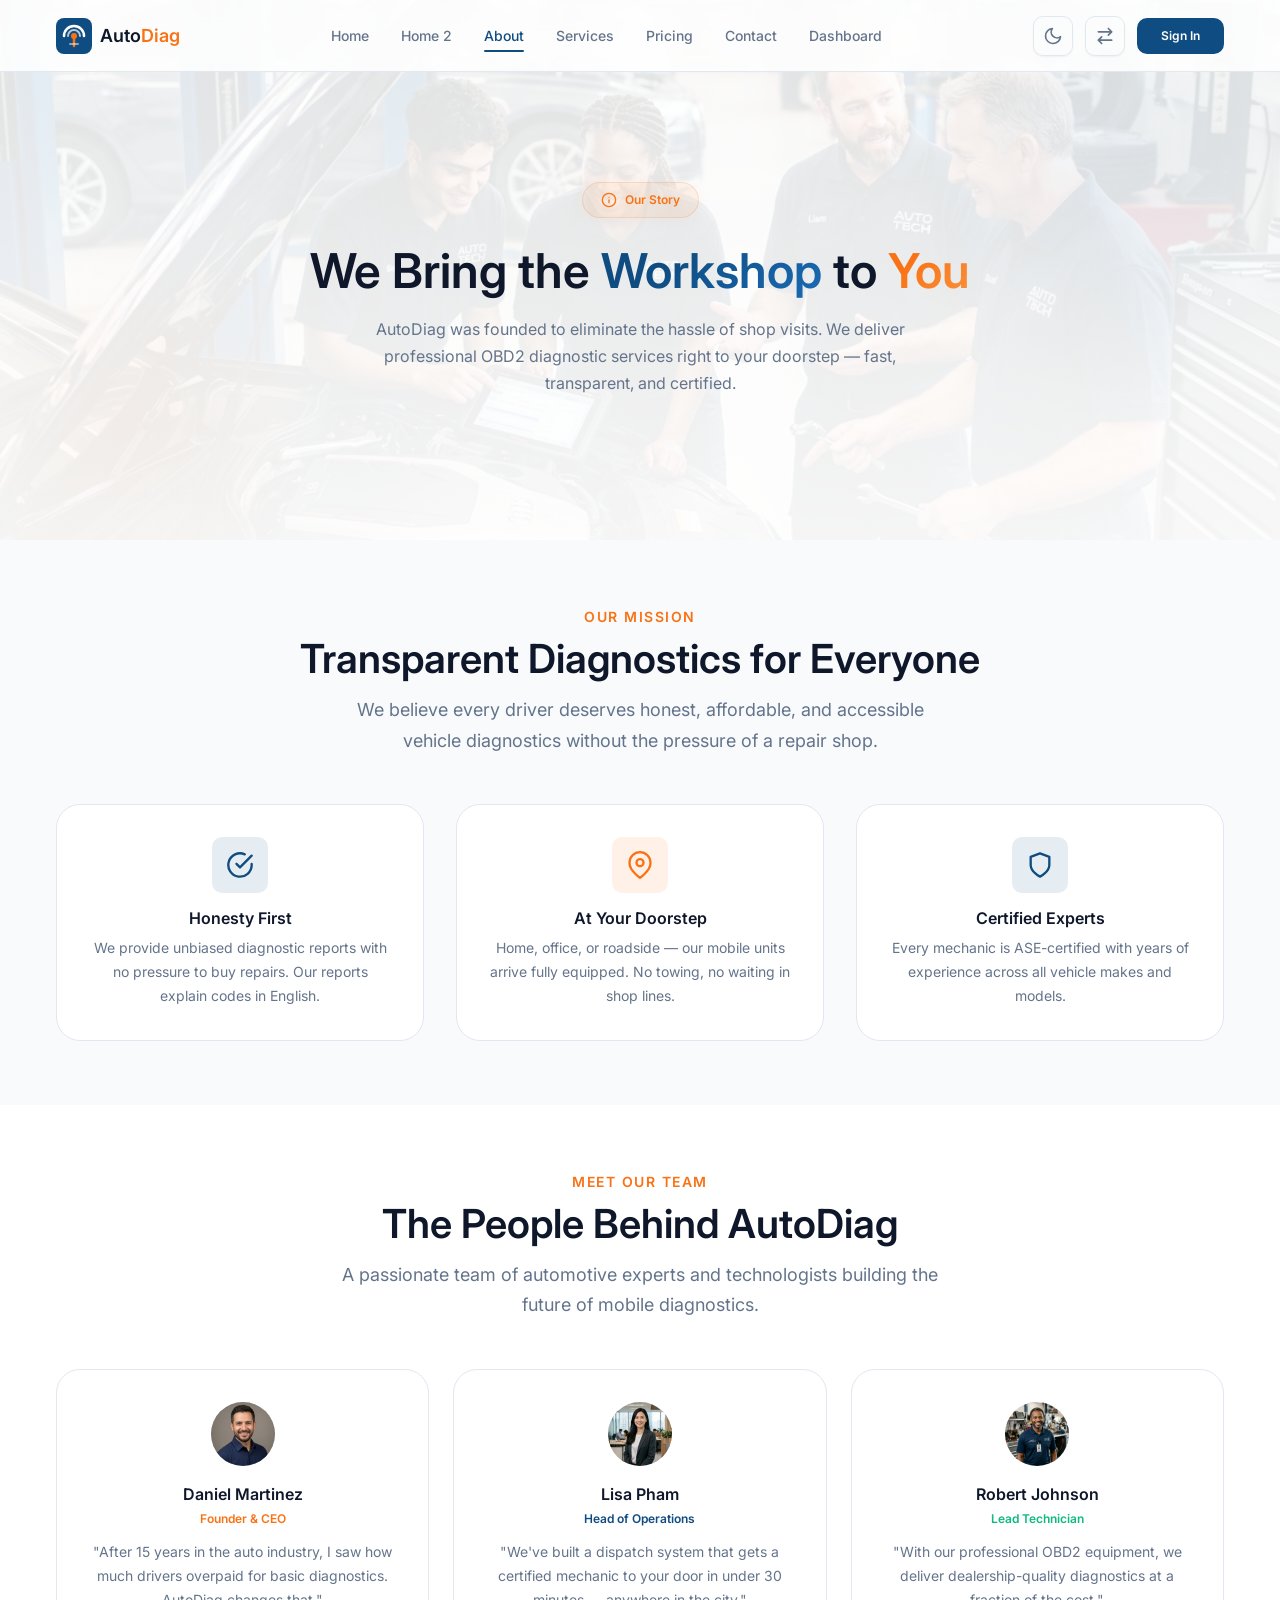
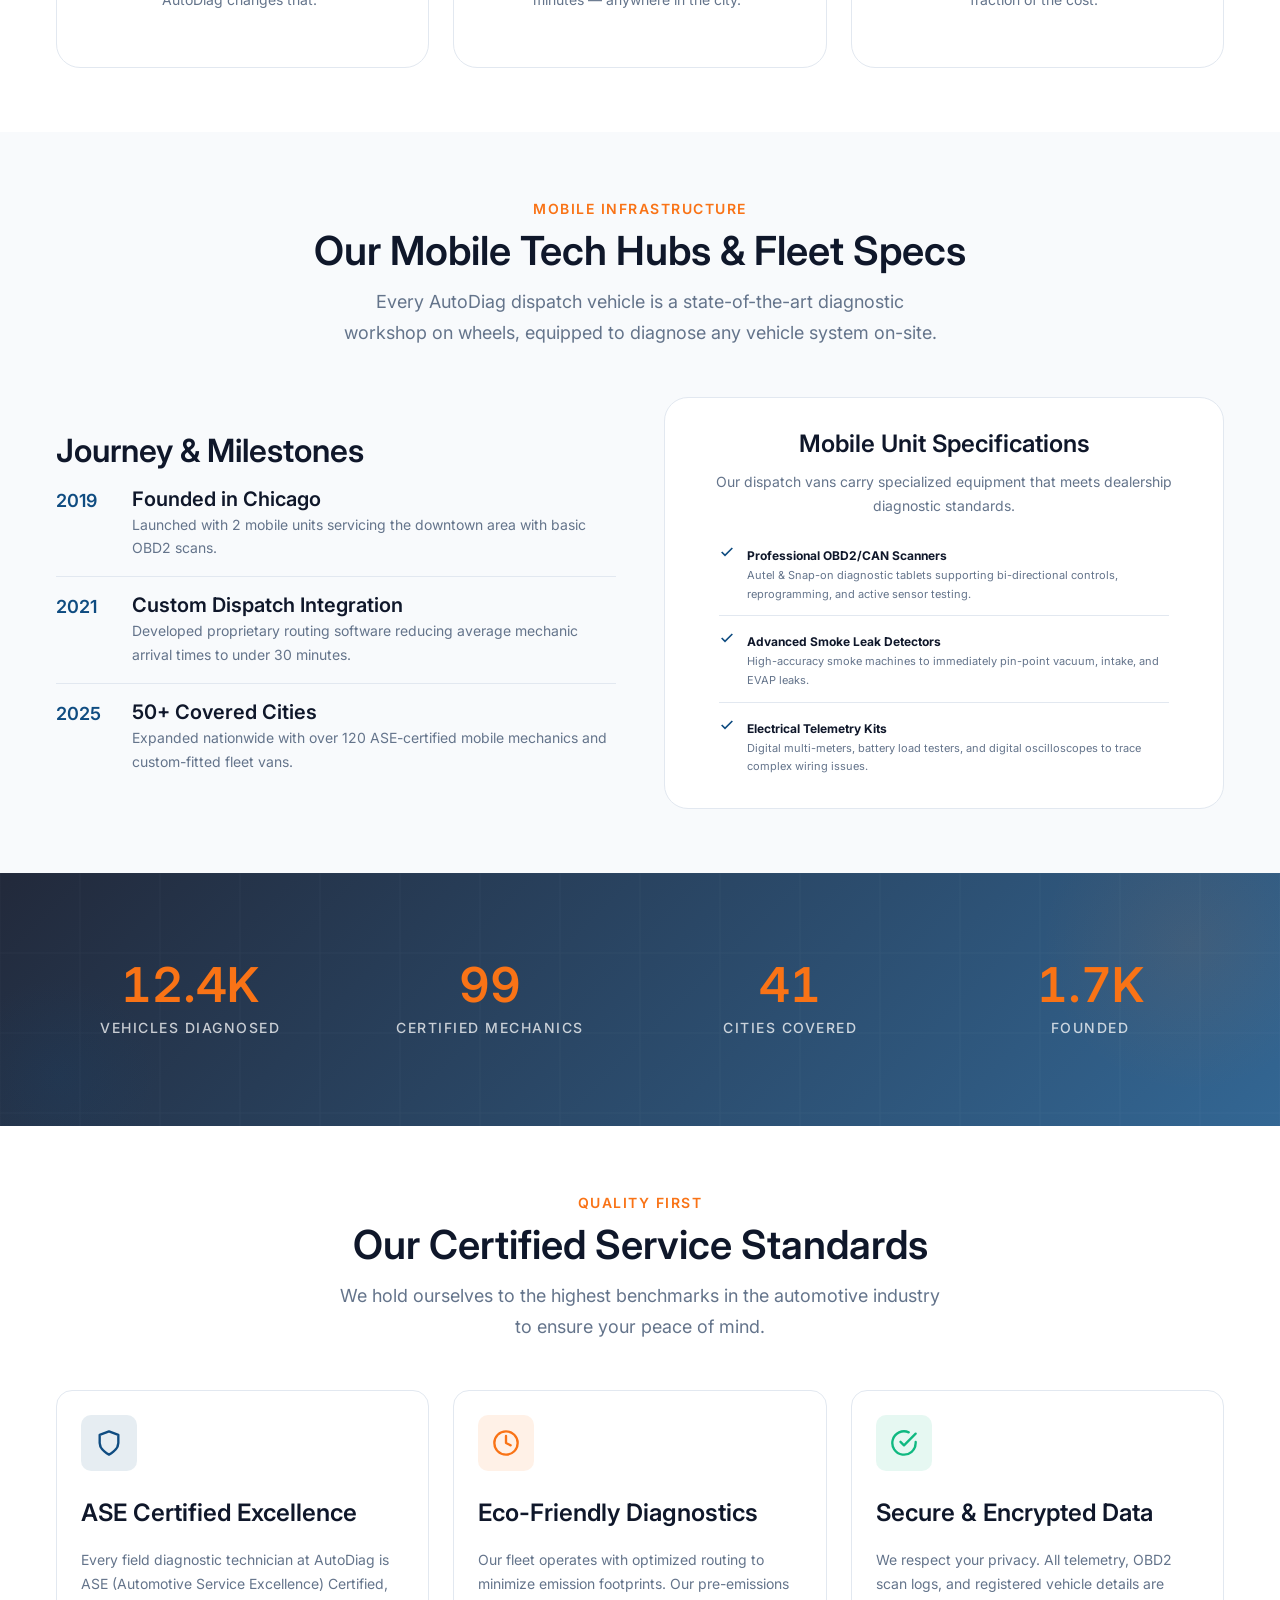
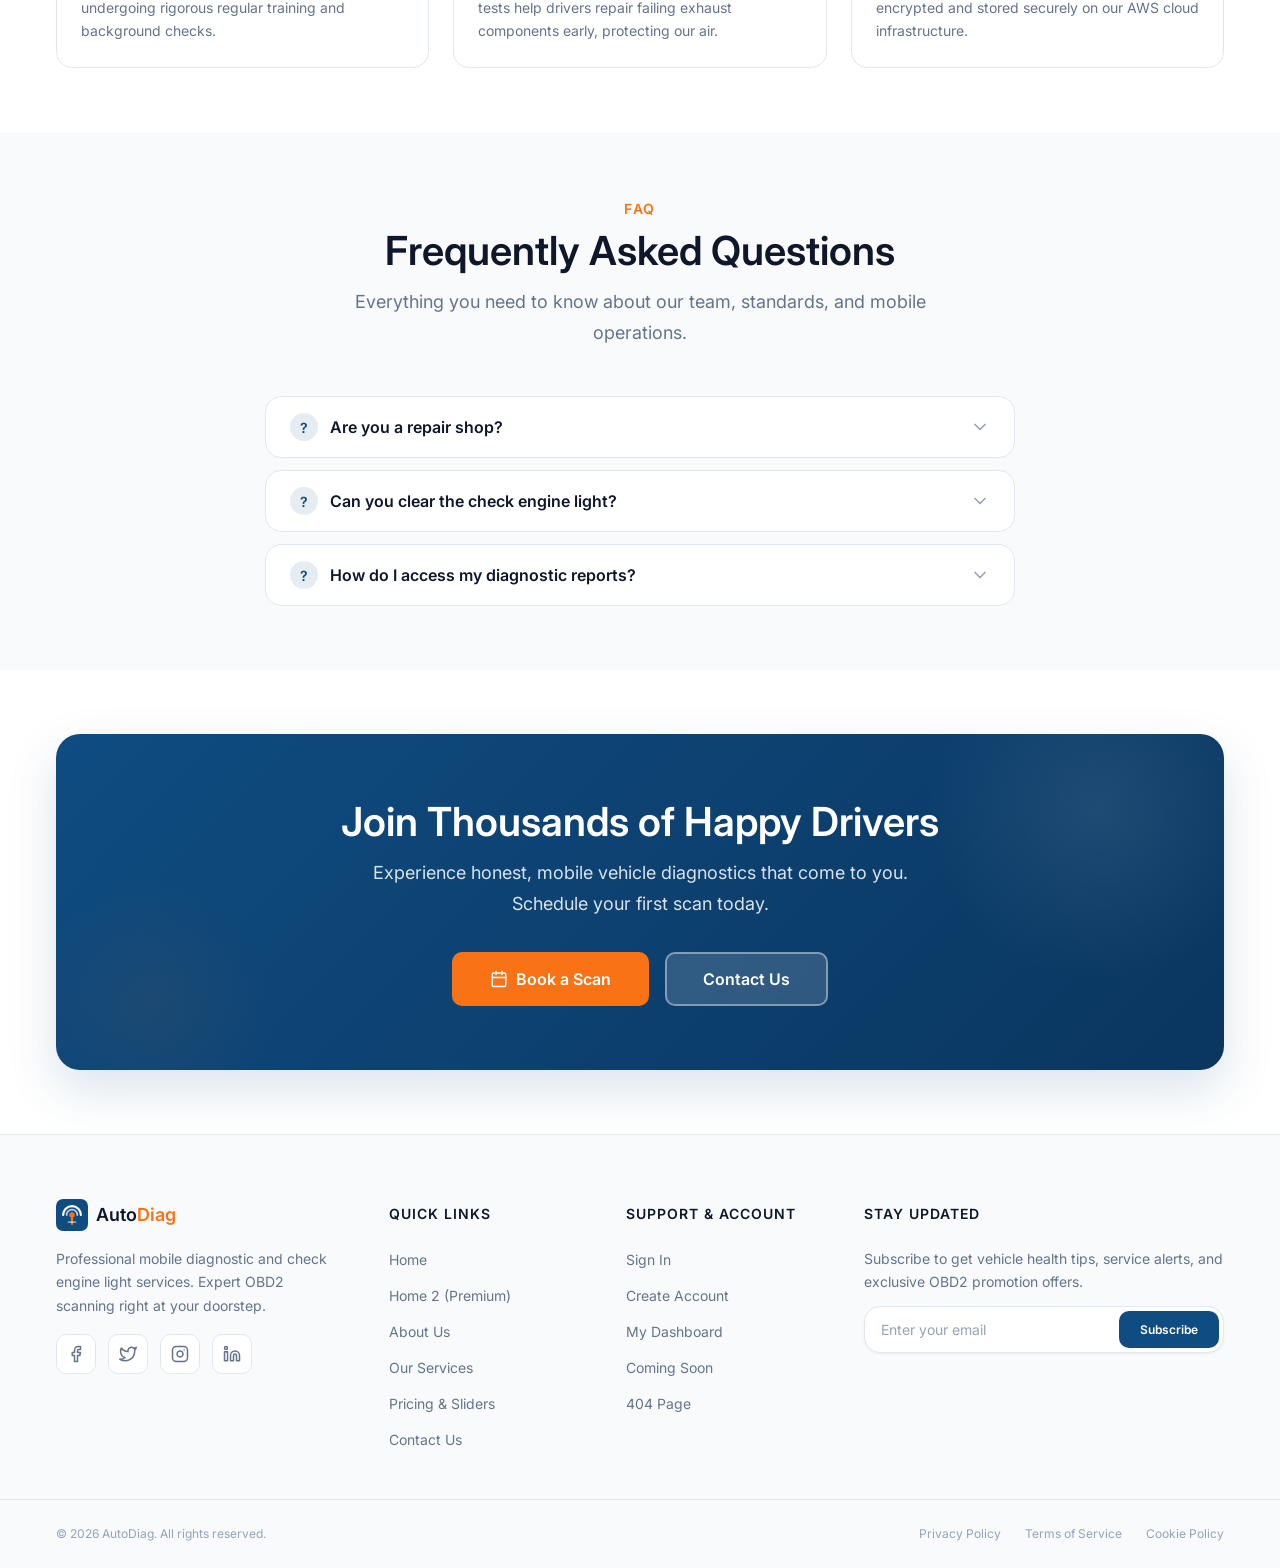
<file: about.html>
<!DOCTYPE html>
<html lang="en" dir="ltr" data-theme="light">
<head>
  <meta charset="UTF-8">
  <meta name="viewport" content="width=device-width, initial-scale=1.0">
  <title>About Us — AutoDiag Mobile Diagnostic Service</title>
  <meta name="description" content="Learn about AutoDiag — the trusted mobile diagnostic and check engine light service. Meet our team, mission, and commitment to transparent vehicle diagnostics.">
  <link rel="icon" type="image/svg+xml" href="assets/favicon.svg">
  <link rel="stylesheet" href="css/variables.css">
  <link rel="stylesheet" href="css/base.css">
  <link rel="stylesheet" href="css/components.css">
  <link rel="stylesheet" href="css/animations.css">
  <link rel="stylesheet" href="css/navbar.css">
  <link rel="stylesheet" href="css/footer.css">
  <link rel="stylesheet" href="css/home1.css">
</head>
<body>

  <!-- ========== NAVBAR ========== -->
  <div id="navbar-container"></div>

  <main>
    <!-- ========== ABOUT HERO ========== -->
    <section class="hero section" id="about-hero" style="min-height: 60vh;">
      <div class="hero-bg-pattern"></div>
      <div class="container" style="text-align: center; max-width: 720px;">
        <div class="hero-badge" style="margin: 0 auto var(--space-lg);">
          <svg xmlns="http://www.w3.org/2000/svg" width="16" height="16" viewBox="0 0 24 24" fill="none" stroke="currentColor" stroke-width="2" stroke-linecap="round" stroke-linejoin="round"><circle cx="12" cy="12" r="10"/><path d="M12 16v-4"/><path d="M12 8h.01"/></svg>
          Our Story
        </div>
        <h1 style="font-size: var(--fs-4xl); margin-bottom: var(--space-md);">We Bring the <span class="highlight">Workshop</span> to <span class="highlight-secondary">You</span></h1>
        <p class="hero-desc" style="max-width: 560px; margin: 0 auto;">AutoDiag was founded to eliminate the hassle of shop visits. We deliver professional OBD2 diagnostic services right to your doorstep — fast, transparent, and certified.</p>
      </div>
    </section>

    <!-- ========== MISSION & VALUES ========== -->
    <section class="section" id="mission" style="background: var(--clr-bg-alt);">
      <div class="container">
        <div class="section-header anim-fade-up">
          <span class="section-label">Our Mission</span>
          <h2>Transparent Diagnostics for Everyone</h2>
          <p>We believe every driver deserves honest, affordable, and accessible vehicle diagnostics without the pressure of a repair shop.</p>
        </div>
        <div class="features-grid" style="display: flex; flex-wrap: wrap; justify-content: center; gap: var(--space-xl);">
          <div class="feature-card anim-fade-left anim-delay-1" style="flex: 1 1 300px; max-width: 380px;">
            <div class="card-icon">
              <svg xmlns="http://www.w3.org/2000/svg" width="28" height="28" viewBox="0 0 24 24" fill="none" stroke="currentColor" stroke-width="2" stroke-linecap="round" stroke-linejoin="round"><path d="M22 11.08V12a10 10 0 1 1-5.93-9.14"/><polyline points="22 4 12 14.01 9 11.01"/></svg>
            </div>
            <h4>Honesty First</h4>
            <p>We provide unbiased diagnostic reports with no pressure to buy repairs. Our reports explain codes in English.</p>
          </div>
          <div class="feature-card anim-fade-up anim-delay-2" style="flex: 1 1 300px; max-width: 380px;">
            <div class="card-icon" style="background: rgba(var(--clr-secondary-rgb), 0.1); color: var(--clr-secondary);">
              <svg xmlns="http://www.w3.org/2000/svg" width="28" height="28" viewBox="0 0 24 24" fill="none" stroke="currentColor" stroke-width="2" stroke-linecap="round" stroke-linejoin="round"><path d="M21 10c0 7-9 13-9 13s-9-6-9-13a9 9 0 0 1 18 0z"/><circle cx="12" cy="10" r="3"/></svg>
            </div>
            <h4>At Your Doorstep</h4>
            <p>Home, office, or roadside — our mobile units arrive fully equipped. No towing, no waiting in shop lines.</p>
          </div>
          <div class="feature-card anim-fade-right anim-delay-3" style="flex: 1 1 300px; max-width: 380px;">
            <div class="card-icon">
              <svg xmlns="http://www.w3.org/2000/svg" width="28" height="28" viewBox="0 0 24 24" fill="none" stroke="currentColor" stroke-width="2" stroke-linecap="round" stroke-linejoin="round"><path d="M12 22s8-4 8-10V5l-8-3-8 3v7c0 6 8 10 8 10z"/></svg>
            </div>
            <h4>Certified Experts</h4>
            <p>Every mechanic is ASE-certified with years of experience across all vehicle makes and models.</p>
          </div>
        </div>
      </div>
    </section>

    <!-- ========== TEAM SECTION ========== -->
    <section class="section" id="team">
      <div class="container">
        <div class="section-header anim-fade-up">
          <span class="section-label">Meet Our Team</span>
          <h2>The People Behind AutoDiag</h2>
          <p>A passionate team of automotive experts and technologists building the future of mobile diagnostics.</p>
        </div>
        <div class="testimonials-grid">
          <div class="testimonial-card anim-fade-left anim-delay-1" style="text-align: center;">
            <div class="avatar" style="width: 64px; height: 64px; margin: 0 auto var(--space-md);"><img src="assets/images/team-daniel.png" alt="Daniel Martinez"></div>
            <div class="author-name" style="font-size: var(--fs-base); margin-bottom: 4px;">Daniel Martinez</div>
            <div class="author-role" style="color: var(--clr-secondary); font-weight: var(--fw-semibold); margin-bottom: var(--space-sm);">Founder & CEO</div>
            <p class="testimonial-text" style="font-style: normal;">"After 15 years in the auto industry, I saw how much drivers overpaid for basic diagnostics. AutoDiag changes that."</p>
          </div>
          <div class="testimonial-card anim-scale-in anim-delay-2" style="text-align: center;">
            <div class="avatar" style="width: 64px; height: 64px; margin: 0 auto var(--space-md);"><img src="assets/images/team-lisa.png" alt="Lisa Pham"></div>
            <div class="author-name" style="font-size: var(--fs-base); margin-bottom: 4px;">Lisa Pham</div>
            <div class="author-role" style="color: var(--clr-primary); font-weight: var(--fw-semibold); margin-bottom: var(--space-sm);">Head of Operations</div>
            <p class="testimonial-text" style="font-style: normal;">"We've built a dispatch system that gets a certified mechanic to your door in under 30 minutes — anywhere in the city."</p>
          </div>
          <div class="testimonial-card anim-fade-right anim-delay-3" style="text-align: center;">
            <div class="avatar" style="width: 64px; height: 64px; margin: 0 auto var(--space-md);"><img src="assets/images/team-robert.png" alt="Robert Johnson"></div>
            <div class="author-name" style="font-size: var(--fs-base); margin-bottom: 4px;">Robert Johnson</div>
            <div class="author-role" style="color: var(--clr-success); font-weight: var(--fw-semibold); margin-bottom: var(--space-sm);">Lead Technician</div>
            <p class="testimonial-text" style="font-style: normal;">"With our professional OBD2 equipment, we deliver dealership-quality diagnostics at a fraction of the cost."</p>
          </div>
        </div>
      </div>
    </section>

    <!-- ========== MOBILE TECH HUBS & FLEET SPECIFICATIONS ========== -->
    <style>
      @media (max-width: 768px) {
        .specs-grid {
          grid-template-columns: 1fr !important;
          gap: var(--space-xl) !important;
        }
      }
    </style>
    <section class="section" id="fleet-specs" style="background: var(--clr-bg-alt);">
      <div class="container">
        <div class="section-header anim-fade-up">
          <span class="section-label">Mobile Infrastructure</span>
          <h2>Our Mobile Tech Hubs &amp; Fleet Specs</h2>
          <p>Every AutoDiag dispatch vehicle is a state-of-the-art diagnostic workshop on wheels, equipped to diagnose any vehicle system on-site.</p>
        </div>
        
        <div class="specs-grid" style="display: grid; grid-template-columns: 1fr 1fr; gap: var(--space-2xl); align-items: center;">
          <!-- Left side: Timeline of growth -->
          <div class="anim-fade-left">
            <h3 style="margin-bottom: var(--space-md);">Journey &amp; Milestones</h3>
            <div style="display: flex; flex-direction: column; gap: var(--space-md);">
              <div style="display: flex; gap: var(--space-md);">
                <div style="font-weight: var(--fw-bold); color: var(--clr-primary); font-size: var(--fs-md); flex-shrink: 0; width: 60px;">2019</div>
                <div>
                  <h5 style="margin-bottom: 2px;">Founded in Chicago</h5>
                  <p style="font-size: var(--fs-sm); color: var(--clr-text-secondary);">Launched with 2 mobile units servicing the downtown area with basic OBD2 scans.</p>
                </div>
              </div>
              <div style="display: flex; gap: var(--space-md); border-top: 1px solid var(--clr-surface-border); padding-top: var(--space-md);">
                <div style="font-weight: var(--fw-bold); color: var(--clr-primary); font-size: var(--fs-md); flex-shrink: 0; width: 60px;">2021</div>
                <div>
                  <h5 style="margin-bottom: 2px;">Custom Dispatch Integration</h5>
                  <p style="font-size: var(--fs-sm); color: var(--clr-text-secondary);">Developed proprietary routing software reducing average mechanic arrival times to under 30 minutes.</p>
                </div>
              </div>
              <div style="display: flex; gap: var(--space-md); border-top: 1px solid var(--clr-surface-border); padding-top: var(--space-md);">
                <div style="font-weight: var(--fw-bold); color: var(--clr-primary); font-size: var(--fs-md); flex-shrink: 0; width: 60px;">2025</div>
                <div>
                  <h5 style="margin-bottom: 2px;">50+ Covered Cities</h5>
                  <p style="font-size: var(--fs-sm); color: var(--clr-text-secondary);">Expanded nationwide with over 120 ASE-certified mobile mechanics and custom-fitted fleet vans.</p>
                </div>
              </div>
            </div>
          </div>
          
          <!-- Right side: Fleet specifications -->
          <div class="feature-card anim-fade-right" style="padding: var(--space-xl); background: var(--clr-surface); border: 1px solid var(--clr-surface-border); border-radius: var(--radius-xl);">
            <h3 style="margin-bottom: var(--space-sm); font-size: var(--fs-xl);">Mobile Unit Specifications</h3>
            <p style="font-size: var(--fs-sm); color: var(--clr-text-secondary); margin-bottom: var(--space-lg);">Our dispatch vans carry specialized equipment that meets dealership diagnostic standards.</p>
            
            <ul style="list-style: none; display: flex; flex-direction: column; gap: var(--space-sm); padding: 0; text-align: left; max-width: 450px; margin: 0 auto;">
              <li style="display: flex; align-items: flex-start; gap: var(--space-sm);">
                <span style="color: var(--clr-primary); margin-top: 2px; display: inline-flex;"><svg xmlns="http://www.w3.org/2000/svg" width="16" height="16" viewBox="0 0 24 24" fill="none" stroke="currentColor" stroke-width="2.5"><polyline points="20 6 9 17 4 12"/></svg></span>
                <div>
                  <strong style="font-size: var(--fs-xs);">Professional OBD2/CAN Scanners</strong>
                  <p style="font-size: var(--fs-2xs); color: var(--clr-text-secondary);">Autel &amp; Snap-on diagnostic tablets supporting bi-directional controls, reprogramming, and active sensor testing.</p>
                </div>
              </li>
              <li style="display: flex; align-items: flex-start; gap: var(--space-sm); border-top: 1px solid var(--clr-surface-border); padding-top: var(--space-sm);">
                <span style="color: var(--clr-primary); margin-top: 2px; display: inline-flex;"><svg xmlns="http://www.w3.org/2000/svg" width="16" height="16" viewBox="0 0 24 24" fill="none" stroke="currentColor" stroke-width="2.5"><polyline points="20 6 9 17 4 12"/></svg></span>
                <div>
                  <strong style="font-size: var(--fs-xs);">Advanced Smoke Leak Detectors</strong>
                  <p style="font-size: var(--fs-2xs); color: var(--clr-text-secondary);">High-accuracy smoke machines to immediately pin-point vacuum, intake, and EVAP leaks.</p>
                </div>
              </li>
              <li style="display: flex; align-items: flex-start; gap: var(--space-sm); border-top: 1px solid var(--clr-surface-border); padding-top: var(--space-sm);">
                <span style="color: var(--clr-primary); margin-top: 2px; display: inline-flex;"><svg xmlns="http://www.w3.org/2000/svg" width="16" height="16" viewBox="0 0 24 24" fill="none" stroke="currentColor" stroke-width="2.5"><polyline points="20 6 9 17 4 12"/></svg></span>
                <div>
                  <strong style="font-size: var(--fs-xs);">Electrical Telemetry Kits</strong>
                  <p style="font-size: var(--fs-2xs); color: var(--clr-text-secondary);">Digital multi-meters, battery load testers, and digital oscilloscopes to trace complex wiring issues.</p>
                </div>
              </li>
            </ul>
          </div>
        </div>
      </div>
    </section>

    <!-- ========== STATS ========== -->
    <section class="stats-showcase section" id="about-stats">
      <div class="stats-orb stats-orb-1"></div>
      <div class="stats-orb stats-orb-2"></div>
      <div class="container">
        <div class="stats-grid">
          <div class="stat-block anim-fade-up anim-delay-1">
            <div class="stat-number" data-count="15000" data-suffix="+">0</div>
            <div class="stat-title">Vehicles Diagnosed</div>
          </div>
          <div class="stat-block anim-fade-up anim-delay-2">
            <div class="stat-number" data-count="120" data-suffix="+">0</div>
            <div class="stat-title">Certified Mechanics</div>
          </div>
          <div class="stat-block anim-fade-up anim-delay-3">
            <div class="stat-number" data-count="50" data-suffix="+">0</div>
            <div class="stat-title">Cities Covered</div>
          </div>
          <div class="stat-block anim-fade-up anim-delay-4">
            <div class="stat-number" data-count="2019" data-suffix="">0</div>
            <div class="stat-title">Founded</div>
          </div>
        </div>
      </div>
    </section>

    <!-- ========== OUR CERTIFIED STANDARDS ========== -->
    <section class="section" id="standards" style="background: var(--clr-bg);">
      <div class="container">
        <div class="section-header anim-fade-up">
          <span class="section-label">Quality First</span>
          <h2>Our Certified Service Standards</h2>
          <p>We hold ourselves to the highest benchmarks in the automotive industry to ensure your peace of mind.</p>
        </div>
        <div class="grid grid-3">
          <div class="card anim-fade-left anim-delay-1" style="display: flex; flex-direction: column; gap: var(--space-sm);">
            <div class="card-icon" style="background: rgba(var(--clr-primary-rgb), 0.1); color: var(--clr-primary);">
              <svg xmlns="http://www.w3.org/2000/svg" width="28" height="28" viewBox="0 0 24 24" fill="none" stroke="currentColor" stroke-width="2" stroke-linecap="round" stroke-linejoin="round"><path d="M12 22s8-4 8-10V5l-8-3-8 3v7c0 6 8 10 8 10z"/></svg>
            </div>
            <h4>ASE Certified Excellence</h4>
            <p>Every field diagnostic technician at AutoDiag is ASE (Automotive Service Excellence) Certified, undergoing rigorous regular training and background checks.</p>
          </div>
          <div class="card anim-fade-up anim-delay-2" style="display: flex; flex-direction: column; gap: var(--space-sm);">
            <div class="card-icon" style="background: rgba(var(--clr-secondary-rgb), 0.1); color: var(--clr-secondary);">
              <svg xmlns="http://www.w3.org/2000/svg" width="28" height="28" viewBox="0 0 24 24" fill="none" stroke="currentColor" stroke-width="2" stroke-linecap="round" stroke-linejoin="round"><circle cx="12" cy="12" r="10"/><polyline points="12 6 12 12 16 14"/></svg>
            </div>
            <h4>Eco-Friendly Diagnostics</h4>
            <p>Our fleet operates with optimized routing to minimize emission footprints. Our pre-emissions tests help drivers repair failing exhaust components early, protecting our air.</p>
          </div>
          <div class="card anim-fade-right anim-delay-3" style="display: flex; flex-direction: column; gap: var(--space-sm);">
            <div class="card-icon" style="background: rgba(16, 185, 129, 0.1); color: var(--clr-success);">
              <svg xmlns="http://www.w3.org/2000/svg" width="28" height="28" viewBox="0 0 24 24" fill="none" stroke="currentColor" stroke-width="2" stroke-linecap="round" stroke-linejoin="round"><path d="M22 11.08V12a10 10 0 1 1-5.93-9.14"/><polyline points="22 4 12 14.01 9 11.01"/></svg>
            </div>
            <h4>Secure &amp; Encrypted Data</h4>
            <p>We respect your privacy. All telemetry, OBD2 scan logs, and registered vehicle details are encrypted and stored securely on our AWS cloud infrastructure.</p>
          </div>
        </div>
      </div>
    </section>

    <!-- ========== ABOUT FAQ ========== -->
    <section class="faq-section section" id="about-faq" style="background: var(--clr-bg-alt);">
      <div class="container">
        <div class="section-header anim-fade-up">
          <span class="section-label">FAQ</span>
          <h2>Frequently Asked Questions</h2>
          <p>Everything you need to know about our team, standards, and mobile operations.</p>
        </div>
        <div class="faq-grid" style="max-width: 750px; margin: 0 auto; display: flex; flex-direction: column; gap: var(--space-sm);">
          <div class="faq-item anim-fade-up anim-delay-1">
            <button class="faq-question">
              <span style="display:flex;align-items:center;gap:12px;">
                <span class="faq-q-icon">?</span>
                Are you a repair shop?
              </span>
              <svg class="faq-chevron" xmlns="http://www.w3.org/2000/svg" viewBox="0 0 24 24" fill="none" stroke="currentColor" stroke-width="2" stroke-linecap="round" stroke-linejoin="round"><polyline points="6 9 12 15 18 9"/></svg>
            </button>
            <div class="faq-answer">
              <div class="faq-answer-inner">No, we are an independent mobile diagnostic service. This means we have no incentive to recommend unnecessary repairs. We give you an unbiased, objective report on your vehicle's health.</div>
            </div>
          </div>
          <div class="faq-item anim-fade-up anim-delay-2">
            <button class="faq-question">
              <span style="display:flex;align-items:center;gap:12px;">
                <span class="faq-q-icon">?</span>
                Can you clear the check engine light?
              </span>
              <svg class="faq-chevron" xmlns="http://www.w3.org/2000/svg" viewBox="0 0 24 24" fill="none" stroke="currentColor" stroke-width="2" stroke-linecap="round" stroke-linejoin="round"><polyline points="6 9 12 15 18 9"/></svg>
            </button>
            <div class="faq-answer">
              <div class="faq-answer-inner">Yes, our equipment can reset fault codes and turn off the check engine light. However, if the underlying mechanical issue is not fixed, the vehicle's computer will eventually turn the light back on.</div>
            </div>
          </div>
          <div class="faq-item anim-fade-up anim-delay-3">
            <button class="faq-question">
              <span style="display:flex;align-items:center;gap:12px;">
                <span class="faq-q-icon">?</span>
                How do I access my diagnostic reports?
              </span>
              <svg class="faq-chevron" xmlns="http://www.w3.org/2000/svg" viewBox="0 0 24 24" fill="none" stroke="currentColor" stroke-width="2" stroke-linecap="round" stroke-linejoin="round"><polyline points="6 9 12 15 18 9"/></svg>
            </button>
            <div class="faq-answer">
              <div class="faq-answer-inner">All reports are stored securely in your dashboard. You can sign in to view, download, or share them with your preferred mechanic at any time. We also send a copy to your registered email address right after the scan.</div>
            </div>
          </div>
        </div>
      </div>
    </section>

    <!-- ========== CTA ========== -->
    <section class="cta-banner section" id="about-cta">
      <div class="container">
        <div class="cta-banner-inner anim-scale-in">
          <h2>Join Thousands of Happy Drivers</h2>
          <p>Experience honest, mobile vehicle diagnostics that come to you. Schedule your first scan today.</p>
          <div class="cta-buttons">
            <a href="services.html#book" class="btn btn-accent btn-lg" id="about-book-cta">
              <svg xmlns="http://www.w3.org/2000/svg" width="18" height="18" viewBox="0 0 24 24" fill="none" stroke="currentColor" stroke-width="2" stroke-linecap="round" stroke-linejoin="round"><rect x="3" y="4" width="18" height="18" rx="2" ry="2"/><line x1="16" y1="2" x2="16" y2="6"/><line x1="8" y1="2" x2="8" y2="6"/><line x1="3" y1="10" x2="21" y2="10"/></svg>
              Book a Scan
            </a>
            <a href="contact.html" class="btn btn-cta-secondary btn-lg" id="about-contact-cta">Contact Us</a>
          </div>
        </div>
      </div>
    </section>
  </main>

  <!-- ========== FOOTER ========== -->
  <div id="footer-container"></div>

  <script src="js/theme.js"></script>
  <script src="js/rtl.js"></script>
  <script src="js/components.js"></script>
  <script src="js/animations.js"></script>
</body>
</html>
</file>
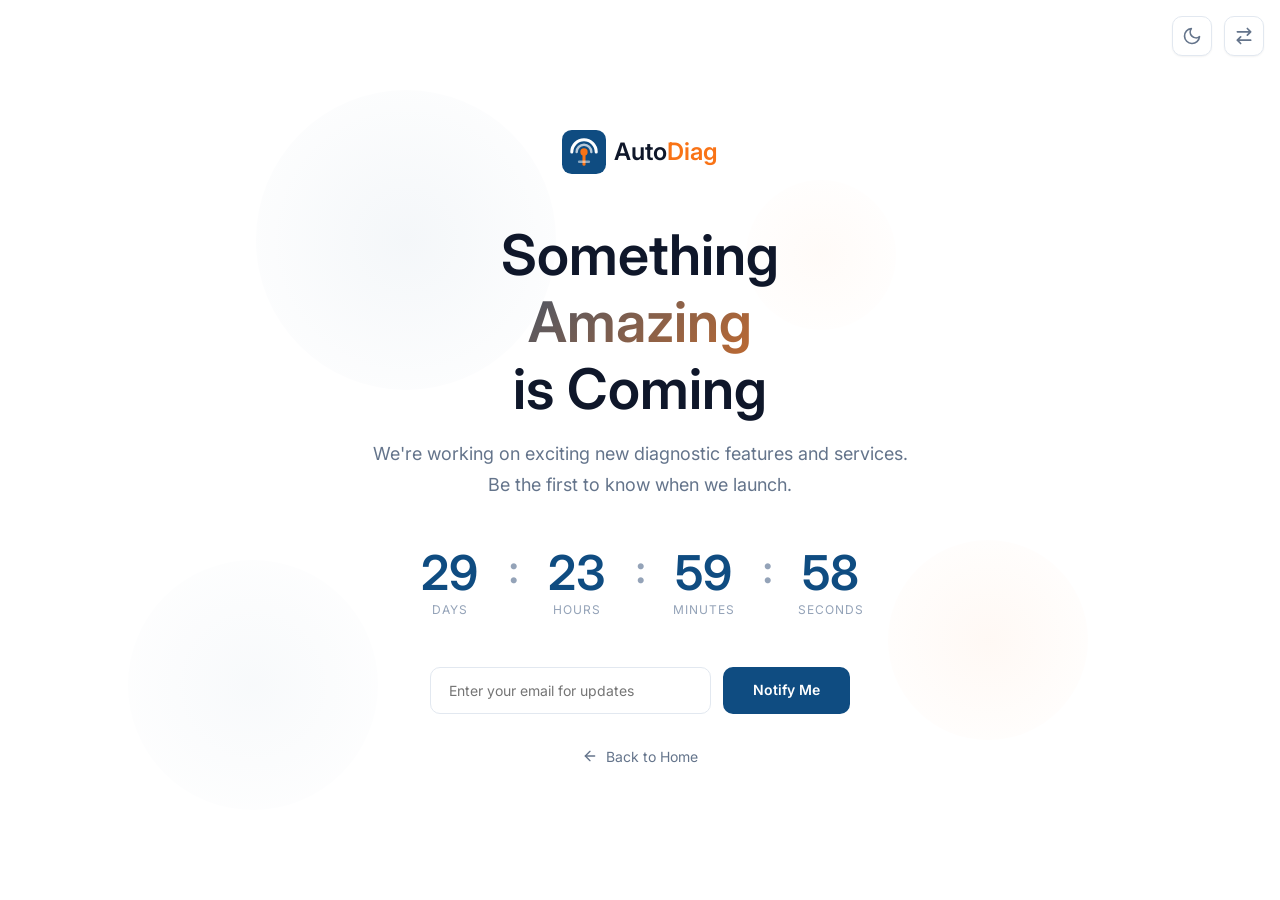
<file: coming-soon.html>
<!DOCTYPE html>
<html lang="en" dir="ltr" data-theme="light">
<head>
  <meta charset="UTF-8">
  <meta name="viewport" content="width=device-width, initial-scale=1.0">
  <title>Coming Soon — AutoDiag</title>
  <meta name="description" content="We're launching something exciting! Stay tuned for new features and services from AutoDiag.">
  <link rel="icon" type="image/svg+xml" href="assets/favicon.svg">
  <link rel="stylesheet" href="css/variables.css">
  <link rel="stylesheet" href="css/base.css">
  <link rel="stylesheet" href="css/components.css">
  <link rel="stylesheet" href="css/animations.css">
  <link rel="stylesheet" href="css/coming-soon.css">
</head>
<body>
  <div class="coming-soon-page">
    <div class="cs-particles">
      <div class="cs-particle"></div>
      <div class="cs-particle"></div>
      <div class="cs-particle"></div>
      <div class="cs-particle"></div>
    </div>

    <div class="cs-top-actions">
      <button class="nav-toggle-btn theme-toggle" aria-label="Toggle theme">
        <svg class="icon-moon" xmlns="http://www.w3.org/2000/svg" width="20" height="20" viewBox="0 0 24 24" fill="none" stroke="currentColor" stroke-width="2" stroke-linecap="round" stroke-linejoin="round"><path d="M21 12.79A9 9 0 1 1 11.21 3 7 7 0 0 0 21 12.79z"/></svg>
        <svg class="icon-sun" xmlns="http://www.w3.org/2000/svg" width="20" height="20" viewBox="0 0 24 24" fill="none" stroke="currentColor" stroke-width="2" stroke-linecap="round" stroke-linejoin="round" style="display:none"><circle cx="12" cy="12" r="5"/><line x1="12" y1="1" x2="12" y2="3"/><line x1="12" y1="21" x2="12" y2="23"/><line x1="4.22" y1="4.22" x2="5.64" y2="5.64"/><line x1="18.36" y1="18.36" x2="19.78" y2="19.78"/><line x1="1" y1="12" x2="3" y2="12"/><line x1="21" y1="12" x2="23" y2="12"/><line x1="4.22" y1="19.78" x2="5.64" y2="18.36"/><line x1="18.36" y1="5.64" x2="19.78" y2="4.22"/></svg>
      </button>
      <button class="nav-toggle-btn rtl-toggle" aria-label="Toggle RTL">
        <svg class="icon-exchange" xmlns="http://www.w3.org/2000/svg" width="20" height="20" viewBox="0 0 24 24" fill="none" stroke="currentColor" stroke-width="2" stroke-linecap="round" stroke-linejoin="round"><path d="M20 17H4M4 17l4 4M4 17l4-4M4 7h16M20 7l-4-4M20 7l-4 4" /></svg>
      </button>
    </div>

    <div class="cs-content">
      <a href="index.html" class="cs-logo">
        <svg viewBox="0 0 36 36" fill="none" xmlns="http://www.w3.org/2000/svg"><rect width="36" height="36" rx="8" fill="currentColor" style="color: var(--clr-primary)"/><path d="M8 18C8 12.477 12.477 8 18 8C23.523 8 28 12.477 28 18" stroke="white" stroke-width="2.5" stroke-linecap="round"/><path d="M12 18C12 14.686 14.686 12 18 12C21.314 12 24 14.686 24 18" stroke="white" stroke-width="2" stroke-linecap="round" opacity="0.7"/><circle cx="18" cy="18" r="3" fill="#F97316"/><line x1="18" y1="21" x2="18" y2="28" stroke="#F97316" stroke-width="2.5" stroke-linecap="round"/><line x1="14" y1="26" x2="22" y2="26" stroke="white" stroke-width="2" stroke-linecap="round" opacity="0.5"/></svg>
        <div class="cs-logo-text">Auto<span>Diag</span></div>
      </a>

      <h1>Something <span class="gradient-text">Amazing</span> is Coming</h1>
      <p class="cs-desc">We're working on exciting new diagnostic features and services. Be the first to know when we launch.</p>

      <div class="countdown">
        <div class="countdown-item">
          <div class="countdown-value" id="countdown-days">30</div>
          <div class="countdown-label">Days</div>
        </div>
        <div class="countdown-separator">:</div>
        <div class="countdown-item">
          <div class="countdown-value" id="countdown-hours">00</div>
          <div class="countdown-label">Hours</div>
        </div>
        <div class="countdown-separator">:</div>
        <div class="countdown-item">
          <div class="countdown-value" id="countdown-mins">00</div>
          <div class="countdown-label">Minutes</div>
        </div>
        <div class="countdown-separator">:</div>
        <div class="countdown-item">
          <div class="countdown-value" id="countdown-secs">00</div>
          <div class="countdown-label">Seconds</div>
        </div>
      </div>

      <div class="cs-subscribe">
        <input type="email" placeholder="Enter your email for updates" id="cs-email">
        <button class="btn btn-primary" id="cs-notify">Notify Me</button>
      </div>

      <a href="index.html" class="cs-back-link">
        <svg xmlns="http://www.w3.org/2000/svg" width="16" height="16" viewBox="0 0 24 24" fill="none" stroke="currentColor" stroke-width="2" stroke-linecap="round" stroke-linejoin="round"><line x1="19" y1="12" x2="5" y2="12"/><polyline points="12 19 5 12 12 5"/></svg>
        Back to Home
      </a>
    </div>
  </div>

  <script src="js/theme.js"></script>
  <script src="js/rtl.js"></script>
  <script src="js/coming-soon.js"></script>
</body>
</html>
</file>
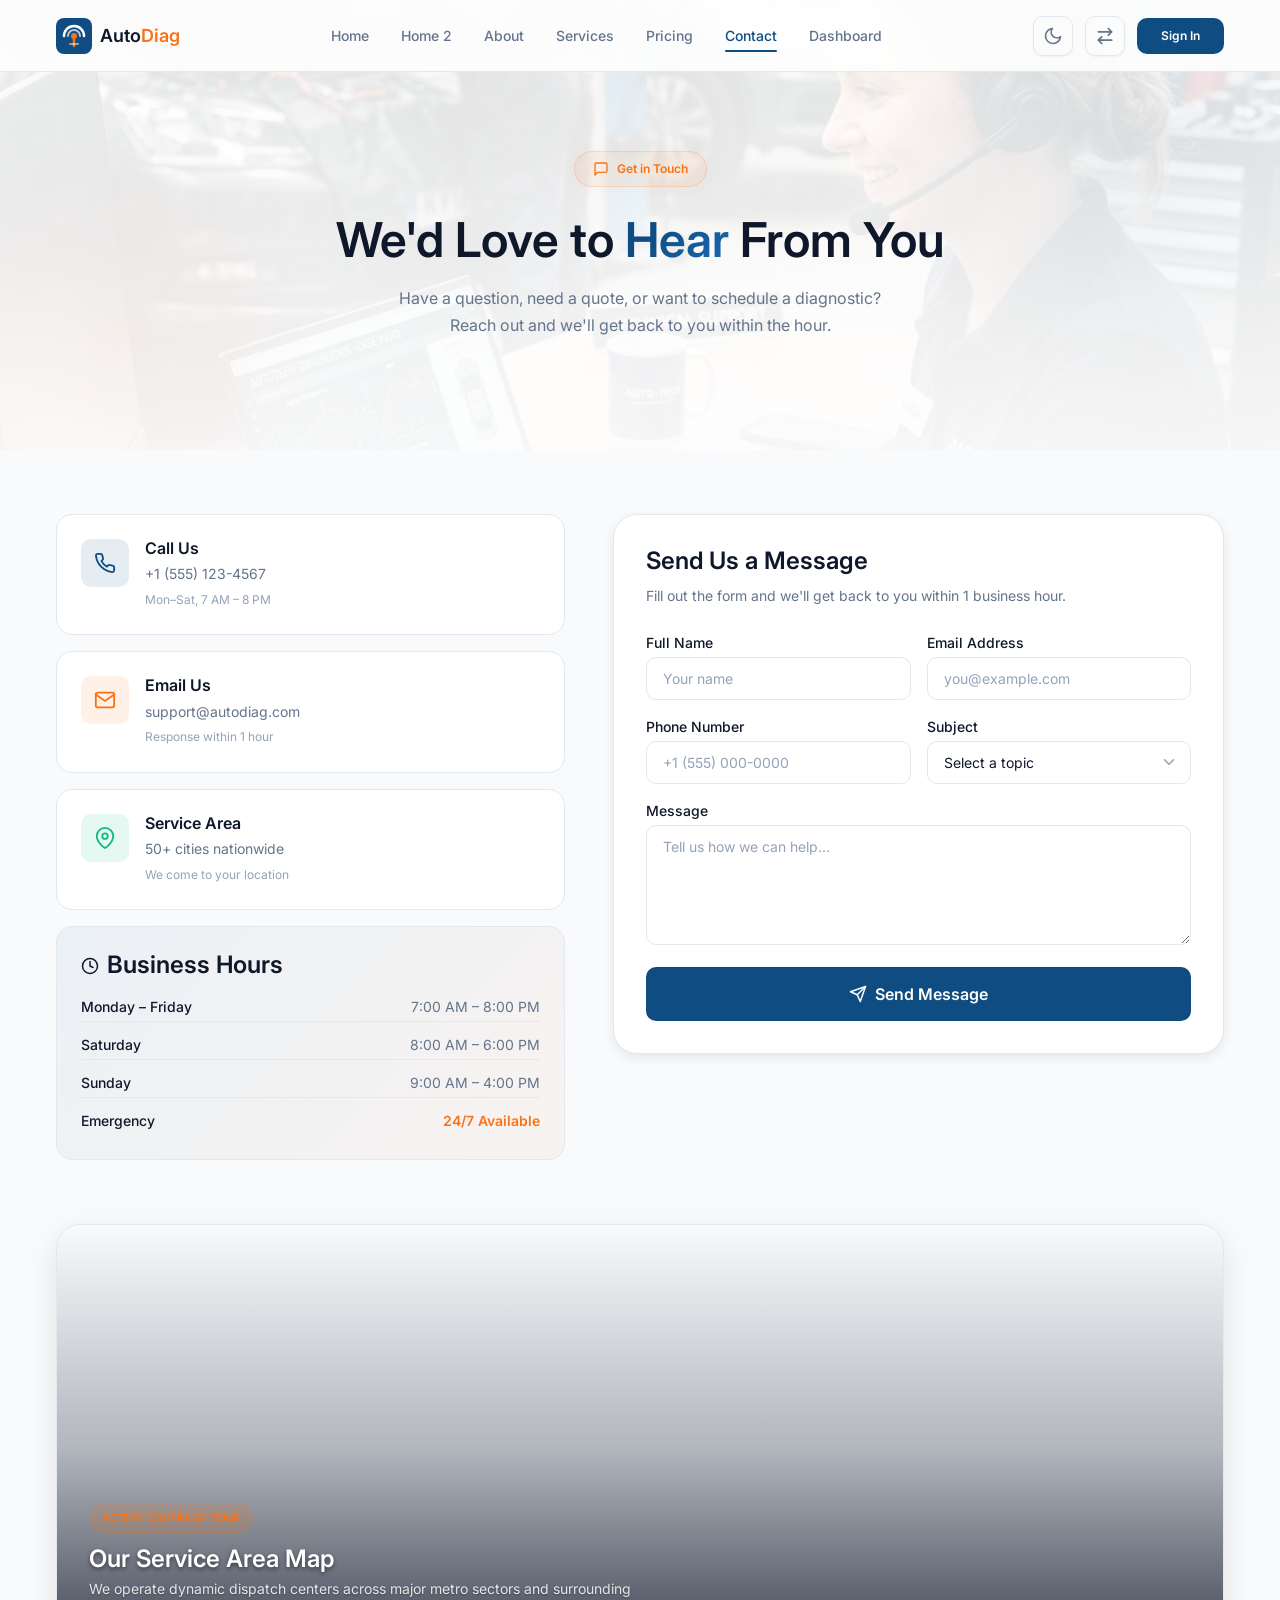
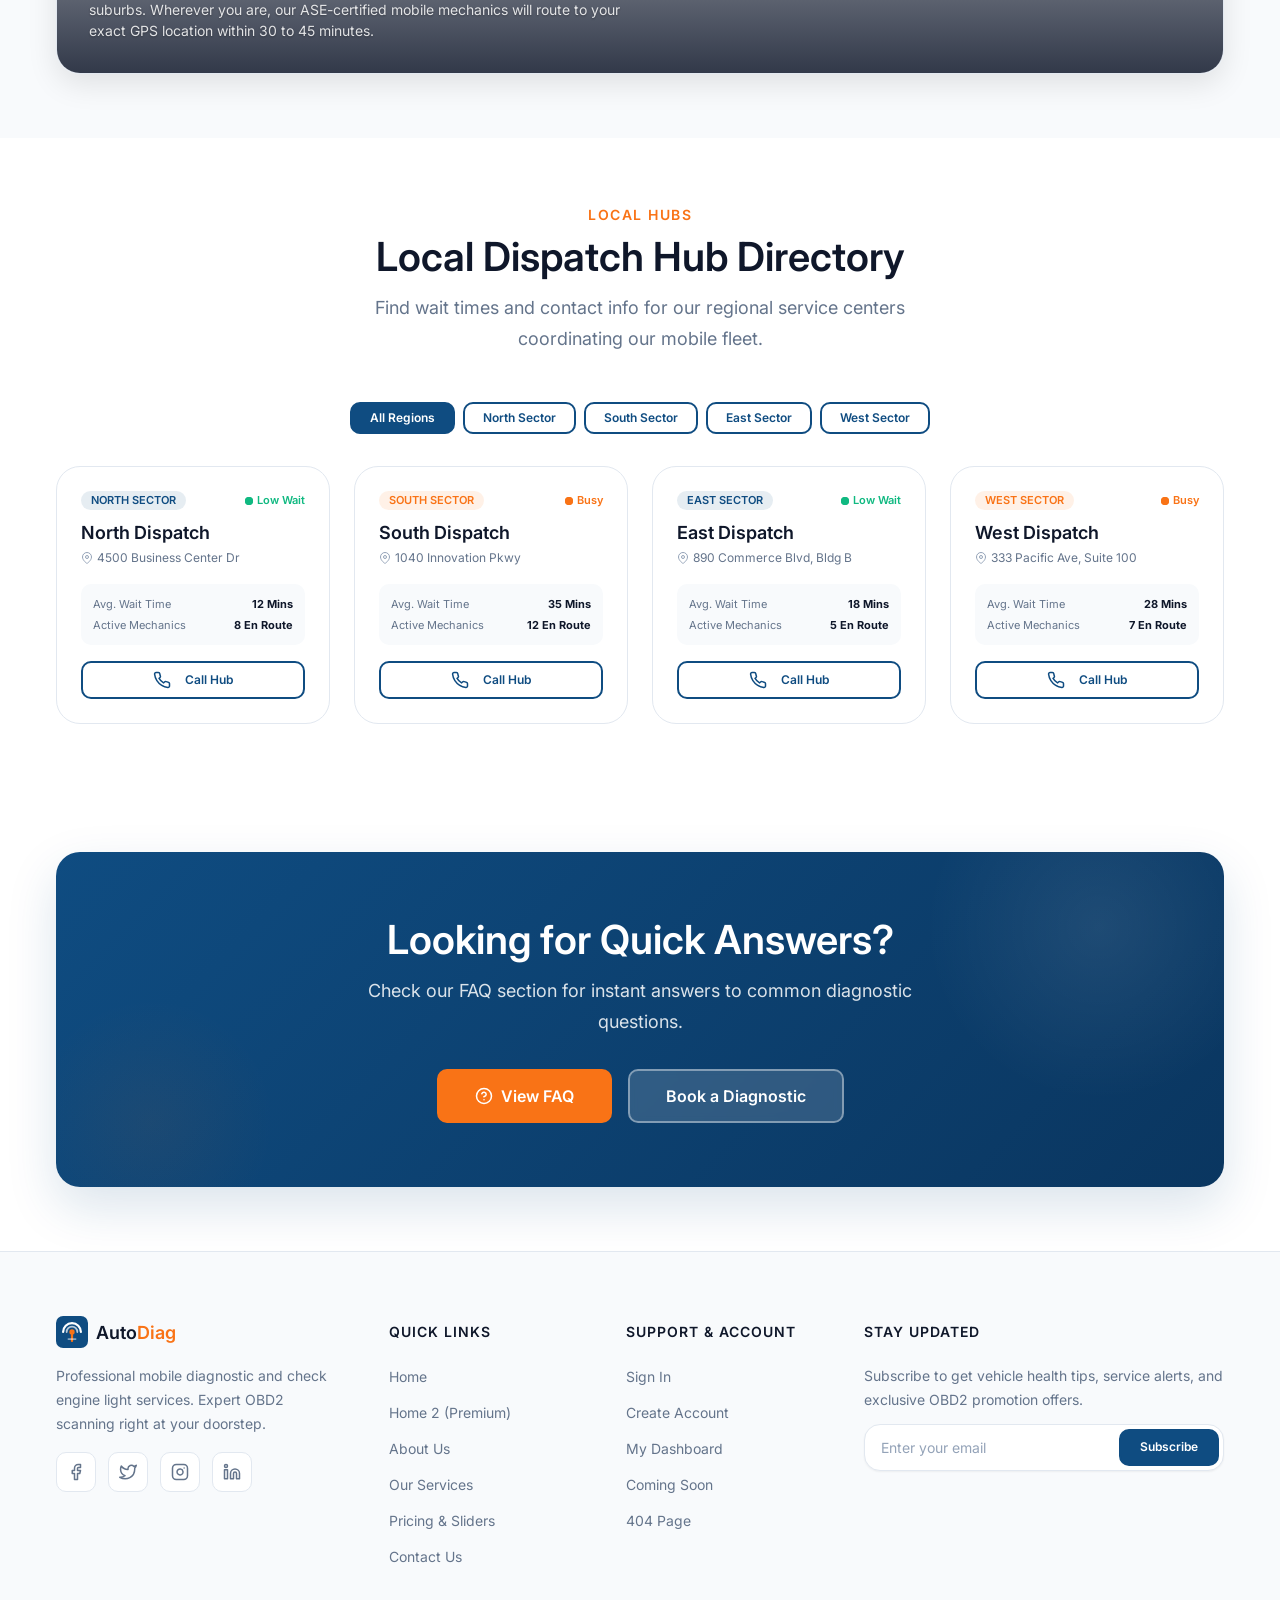
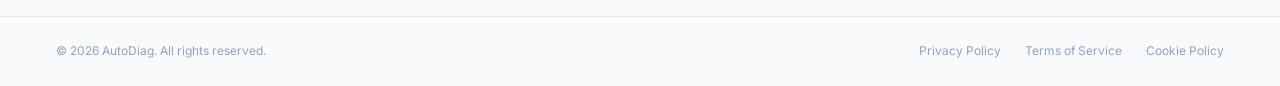
<file: contact.html>
<!DOCTYPE html>
<html lang="en" dir="ltr" data-theme="light">
<head>
  <meta charset="UTF-8">
  <meta name="viewport" content="width=device-width, initial-scale=1.0">
  <title>Contact Us — AutoDiag Mobile Diagnostic Service</title>
  <meta name="description" content="Get in touch with AutoDiag. Schedule a mobile diagnostic, ask questions, or request a fleet quote. We're here to help.">
  <link rel="icon" type="image/svg+xml" href="assets/favicon.svg">
  <link rel="stylesheet" href="css/variables.css">
  <link rel="stylesheet" href="css/base.css">
  <link rel="stylesheet" href="css/components.css">
  <link rel="stylesheet" href="css/animations.css">
  <link rel="stylesheet" href="css/navbar.css">
  <link rel="stylesheet" href="css/footer.css">
  <link rel="stylesheet" href="css/home1.css">
  <style>
    /* Contact Page Specific Styles */
    .contact-grid {
      display: grid;
      grid-template-columns: 1fr 1.2fr;
      gap: var(--space-2xl);
      align-items: start;
    }
    .contact-info-cards {
      display: flex;
      flex-direction: column;
      gap: var(--space-md);
    }
    .contact-info-card {
      background: var(--clr-surface);
      border: 1px solid var(--clr-surface-border);
      border-radius: var(--radius-lg);
      padding: var(--space-lg);
      display: flex;
      align-items: flex-start;
      gap: var(--space-md);
      transition: all var(--transition-base);
    }
    .contact-info-card:hover {
      border-color: rgba(var(--clr-primary-rgb), 0.3);
      box-shadow: var(--shadow-md);
      transform: translateY(-2px);
    }
    .contact-info-card .info-icon {
      width: 48px;
      height: 48px;
      border-radius: var(--radius-md);
      display: flex;
      align-items: center;
      justify-content: center;
      flex-shrink: 0;
    }
    .contact-info-card .info-icon svg {
      width: 22px;
      height: 22px;
    }
    .contact-info-card h4 {
      margin-bottom: 4px;
      font-size: var(--fs-base);
    }
    .contact-info-card p, .contact-info-card a {
      font-size: var(--fs-sm);
      color: var(--clr-text-secondary);
    }
    .contact-info-card a:hover {
      color: var(--clr-primary);
    }
    .contact-form-card {
      background: var(--clr-surface);
      border: 1px solid var(--clr-surface-border);
      border-radius: var(--radius-xl);
      padding: var(--space-xl);
      box-shadow: var(--shadow-md);
    }
    .contact-form-card h3 {
      font-size: var(--fs-xl);
      margin-bottom: var(--space-xs);
    }
    .contact-form-card .form-subtitle {
      color: var(--clr-text-secondary);
      font-size: var(--fs-sm);
      margin-bottom: var(--space-lg);
    }
    .form-row {
      display: grid;
      grid-template-columns: 1fr 1fr;
      gap: var(--space-md);
    }
    .contact-form-card textarea.form-input {
      min-height: 120px;
      resize: vertical;
    }
    .form-success {
      display: none;
      text-align: center;
      padding: var(--space-2xl) var(--space-lg);
    }
    .form-success.show {
      display: block;
    }
    .form-success .success-icon {
      width: 64px;
      height: 64px;
      border-radius: 50%;
      background: rgba(16, 185, 129, 0.1);
      color: var(--clr-success);
      display: flex;
      align-items: center;
      justify-content: center;
      margin: 0 auto var(--space-md);
    }
    .form-success .success-icon svg {
      width: 32px;
      height: 32px;
    }
    .hours-card {
      background: linear-gradient(135deg, rgba(var(--clr-primary-rgb), 0.05), rgba(var(--clr-secondary-rgb), 0.05));
      border: 1px solid var(--clr-surface-border);
      border-radius: var(--radius-lg);
      padding: var(--space-lg);
    }
    .hours-card h4 {
      margin-bottom: var(--space-sm);
      display: flex;
      align-items: center;
      gap: var(--space-xs);
    }
    .hours-list {
      display: flex;
      flex-direction: column;
      gap: var(--space-xs);
    }
    .hours-row {
      display: flex;
      justify-content: space-between;
      font-size: var(--fs-sm);
      padding: var(--space-2xs) 0;
      border-bottom: 1px solid var(--clr-surface-border);
    }
    .hours-row:last-child {
      border-bottom: none;
    }
    .hours-row .day {
      color: var(--clr-text);
      font-weight: var(--fw-medium);
    }
    .hours-row .time {
      color: var(--clr-text-secondary);
    }
    @media (max-width: 768px) {
      .contact-grid {
        grid-template-columns: 1fr;
      }
      .form-row {
        grid-template-columns: 1fr;
      }
    }

    /* Dispatch Hub Cards */
    .hub-filters .btn {
      transition: all var(--transition-base);
    }
    .hub-filters .btn.active {
      background: var(--clr-primary);
      border-color: var(--clr-primary);
      color: #FFFFFF;
    }
    .hubs-grid {
      margin-top: var(--space-xl);
    }
    .hub-card:hover {
      box-shadow: var(--shadow-lg);
      transform: translateY(-4px);
      border-color: rgba(var(--clr-primary-rgb), 0.3);
    }
    .queue-status .pulse-dot {
      width: 8px;
      height: 8px;
      background: var(--clr-success);
      border-radius: 50%;
      display: inline-block;
      position: relative;
    }
    .queue-status .pulse-dot::after {
      content: '';
      position: absolute;
      width: 100%;
      height: 100%;
      background: inherit;
      border-radius: 50%;
      top: 0;
      left: 0;
      animation: pulse-dot-anim 1.5s infinite ease-in-out;
    }
    .queue-status .pulse-dot.busy {
      background: var(--clr-secondary);
    }
    @keyframes pulse-dot-anim {
      0% { transform: scale(1); opacity: 0.8; }
      100% { transform: scale(2.2); opacity: 0; }
    }
    
    @media (max-width: 992px) {
      .hubs-grid {
        grid-template-columns: repeat(2, 1fr) !important;
      }
    }
    .map-wrapper {
      height: 450px;
      position: relative;
      border-radius: var(--radius-xl);
      overflow: hidden;
      border: 1px solid var(--clr-surface-border);
      box-shadow: var(--shadow-lg);
    }
    @media (max-width: 768px) {
      .map-wrapper {
        height: 320px;
      }
    }
    @media (max-width: 576px) {
      .hubs-grid {
        grid-template-columns: 1fr !important;
      }
      .hub-filters {
        flex-wrap: wrap;
      }
    }
  </style>
</head>
<body>

  <!-- ========== NAVBAR ========== -->
  <div id="navbar-container"></div>

  <main>
    <!-- ========== CONTACT HERO ========== -->
    <section class="hero section" id="contact-hero" style="min-height: 50vh;">
      <div class="hero-bg-pattern"></div>
      <div class="container" style="text-align: center; max-width: 660px;">
        <div class="hero-badge" style="margin: 0 auto var(--space-lg);">
          <svg xmlns="http://www.w3.org/2000/svg" width="16" height="16" viewBox="0 0 24 24" fill="none" stroke="currentColor" stroke-width="2" stroke-linecap="round" stroke-linejoin="round"><path d="M21 15a2 2 0 0 1-2 2H7l-4 4V5a2 2 0 0 1 2-2h14a2 2 0 0 1 2 2z"/></svg>
          Get in Touch
        </div>
        <h1 style="font-size: var(--fs-4xl); margin-bottom: var(--space-md);">We'd Love to <span class="highlight">Hear</span> From You</h1>
        <p class="hero-desc" style="max-width: 520px; margin: 0 auto;">Have a question, need a quote, or want to schedule a diagnostic? Reach out and we'll get back to you within the hour.</p>
      </div>
    </section>

    <!-- ========== CONTACT CONTENT ========== -->
    <section class="section" id="contact-content" style="background: var(--clr-bg-alt);">
      <div class="container">
        <div class="contact-grid">
          <!-- Left: Info Cards -->
          <div class="contact-info-cards">
            <div class="contact-info-card anim-fade-left anim-delay-1">
              <div class="info-icon" style="background: rgba(var(--clr-primary-rgb), 0.1); color: var(--clr-primary);">
                <svg xmlns="http://www.w3.org/2000/svg" viewBox="0 0 24 24" fill="none" stroke="currentColor" stroke-width="2" stroke-linecap="round" stroke-linejoin="round"><path d="M22 16.92v3a2 2 0 0 1-2.18 2 19.79 19.79 0 0 1-8.63-3.07 19.5 19.5 0 0 1-6-6 19.79 19.79 0 0 1-3.07-8.67A2 2 0 0 1 4.11 2h3a2 2 0 0 1 2 1.72 12.84 12.84 0 0 0 .7 2.81 2 2 0 0 1-.45 2.11L8.09 9.91a16 16 0 0 0 6 6l1.27-1.27a2 2 0 0 1 2.11-.45 12.84 12.84 0 0 0 2.81.7A2 2 0 0 1 22 16.92z"/></svg>
              </div>
              <div>
                <h4>Call Us</h4>
                <p><a href="tel:+15551234567">+1 (555) 123-4567</a></p>
                <p style="font-size: 12px; color: var(--clr-text-tertiary); margin-top: 4px;">Mon–Sat, 7 AM – 8 PM</p>
              </div>
            </div>

            <div class="contact-info-card anim-fade-left anim-delay-2">
              <div class="info-icon" style="background: rgba(var(--clr-secondary-rgb), 0.1); color: var(--clr-secondary);">
                <svg xmlns="http://www.w3.org/2000/svg" viewBox="0 0 24 24" fill="none" stroke="currentColor" stroke-width="2" stroke-linecap="round" stroke-linejoin="round"><path d="M4 4h16c1.1 0 2 .9 2 2v12c0 1.1-.9 2-2 2H4c-1.1 0-2-.9-2-2V6c0-1.1.9-2 2-2z"/><polyline points="22,6 12,13 2,6"/></svg>
              </div>
              <div>
                <h4>Email Us</h4>
                <p><a href="mailto:support@autodiag.com">support@autodiag.com</a></p>
                <p style="font-size: 12px; color: var(--clr-text-tertiary); margin-top: 4px;">Response within 1 hour</p>
              </div>
            </div>

            <div class="contact-info-card anim-fade-left anim-delay-3">
              <div class="info-icon" style="background: rgba(16, 185, 129, 0.1); color: var(--clr-success);">
                <svg xmlns="http://www.w3.org/2000/svg" viewBox="0 0 24 24" fill="none" stroke="currentColor" stroke-width="2" stroke-linecap="round" stroke-linejoin="round"><path d="M21 10c0 7-9 13-9 13s-9-6-9-13a9 9 0 0 1 18 0z"/><circle cx="12" cy="10" r="3"/></svg>
              </div>
              <div>
                <h4>Service Area</h4>
                <p>50+ cities nationwide</p>
                <p style="font-size: 12px; color: var(--clr-text-tertiary); margin-top: 4px;">We come to your location</p>
              </div>
            </div>

            <!-- Business Hours -->
            <div class="hours-card anim-fade-left anim-delay-4">
              <h4>
                <svg xmlns="http://www.w3.org/2000/svg" width="18" height="18" viewBox="0 0 24 24" fill="none" stroke="currentColor" stroke-width="2" stroke-linecap="round" stroke-linejoin="round"><circle cx="12" cy="12" r="10"/><polyline points="12 6 12 12 16 14"/></svg>
                Business Hours
              </h4>
              <div class="hours-list">
                <div class="hours-row"><span class="day">Monday – Friday</span><span class="time">7:00 AM – 8:00 PM</span></div>
                <div class="hours-row"><span class="day">Saturday</span><span class="time">8:00 AM – 6:00 PM</span></div>
                <div class="hours-row"><span class="day">Sunday</span><span class="time">9:00 AM – 4:00 PM</span></div>
                <div class="hours-row"><span class="day">Emergency</span><span class="time" style="color: var(--clr-secondary); font-weight: var(--fw-semibold);">24/7 Available</span></div>
              </div>
            </div>
          </div>

          <!-- Right: Contact Form -->
          <div class="contact-form-card anim-fade-right">
            <h3>Send Us a Message</h3>
            <p class="form-subtitle">Fill out the form and we'll get back to you within 1 business hour.</p>

            <form id="contact-form" onsubmit="event.preventDefault(); document.getElementById('contact-form').style.display='none'; document.getElementById('form-success').classList.add('show');">
              <div class="form-row">
                <div class="form-group">
                  <label class="form-label" for="contact-name">Full Name</label>
                  <input type="text" class="form-input" id="contact-name" placeholder="Your name" required>
                </div>
                <div class="form-group">
                  <label class="form-label" for="contact-email">Email Address</label>
                  <input type="email" class="form-input" id="contact-email" placeholder="you@example.com" required>
                </div>
              </div>
              <div class="form-row">
                <div class="form-group">
                  <label class="form-label" for="contact-phone">Phone Number</label>
                  <input type="tel" class="form-input" id="contact-phone" placeholder="+1 (555) 000-0000">
                </div>
                <div class="form-group">
                  <label class="form-label" for="contact-subject">Subject</label>
                  <select class="form-select" id="contact-subject">
                    <option value="">Select a topic</option>
                    <option value="diagnostic">Schedule a Diagnostic</option>
                    <option value="fleet">Fleet Pricing Quote</option>
                    <option value="support">Technical Support</option>
                    <option value="general">General Inquiry</option>
                  </select>
                </div>
              </div>
              <div class="form-group">
                <label class="form-label" for="contact-message">Message</label>
                <textarea class="form-input" id="contact-message" placeholder="Tell us how we can help..." rows="5" required></textarea>
              </div>
              <button type="submit" class="btn btn-primary btn-lg btn-block" id="contact-submit">
                <svg xmlns="http://www.w3.org/2000/svg" width="18" height="18" viewBox="0 0 24 24" fill="none" stroke="currentColor" stroke-width="2" stroke-linecap="round" stroke-linejoin="round"><line x1="22" y1="2" x2="11" y2="13"/><polygon points="22 2 15 22 11 13 2 9 22 2"/></svg>
                Send Message
              </button>
            </form>

            <div class="form-success" id="form-success">
              <div class="success-icon">
                <svg xmlns="http://www.w3.org/2000/svg" viewBox="0 0 24 24" fill="none" stroke="currentColor" stroke-width="2" stroke-linecap="round" stroke-linejoin="round"><path d="M22 11.08V12a10 10 0 1 1-5.93-9.14"/><polyline points="22 4 12 14.01 9 11.01"/></svg>
              </div>
              <h3 style="margin-bottom: var(--space-xs);">Message Sent!</h3>
              <p style="color: var(--clr-text-secondary); font-size: var(--fs-sm);">Thank you for reaching out. Our team will get back to you within 1 hour.</p>
            </div>
          </div>
        </div>
    </section>

    <!-- ========== COVERAGE MAP ========== -->
    <section class="section" id="coverage-map" style="background: var(--clr-bg-alt); padding-top: 0;">
      <div class="container anim-fade-up">
        <div class="map-wrapper">
          <iframe src="https://maps.google.com/maps?q=San%20Francisco,%20CA&t=&z=12&ie=UTF8&iwloc=&output=embed" style="width: 100%; height: 100%; border: 0; display: block;" allowfullscreen="" loading="lazy" referrerpolicy="no-referrer-when-downgrade"></iframe>
          <div class="map-overlay" style="position: absolute; inset: 0; background: linear-gradient(to top, rgba(15, 23, 42, 0.85) 0%, rgba(15, 23, 42, 0.3) 50%, transparent 100%); display: flex; flex-direction: column; justify-content: flex-end; padding: var(--space-xl); pointer-events: none;">
            <div style="max-width: 550px;">
              <span style="font-size: var(--fs-2xs); font-weight: var(--fw-bold); text-transform: uppercase; color: var(--clr-secondary); background: rgba(var(--clr-secondary-rgb), 0.15); padding: 6px 12px; border-radius: var(--radius-full); display: inline-flex; align-items: center; margin-bottom: var(--space-sm); border: 1px solid rgba(var(--clr-secondary-rgb), 0.25);">Active Coverage Zone</span>
              <h3 style="font-size: var(--fs-xl); color: #FFFFFF; font-weight: var(--fw-bold); margin-bottom: var(--space-2xs); text-shadow: 0 2px 4px rgba(0,0,0,0.5);">Our Service Area Map</h3>
              <p style="font-size: var(--fs-sm); color: rgba(255, 255, 255, 0.85); line-height: var(--lh-normal); text-shadow: 0 1px 2px rgba(0,0,0,0.3);">We operate dynamic dispatch centers across major metro sectors and surrounding suburbs. Wherever you are, our ASE-certified mobile mechanics will route to your exact GPS location within 30 to 45 minutes.</p>
            </div>
          </div>
        </div>
      </div>
    </section>

    <!-- ========== DISPATCH HUB DIRECTORY ========== -->
    <section class="section" id="dispatch-hubs" style="background: var(--clr-bg);">
      <div class="container">
        <div class="section-header anim-fade-up">
          <span class="section-label">Local Hubs</span>
          <h2>Local Dispatch Hub Directory</h2>
          <p>Find wait times and contact info for our regional service centers coordinating our mobile fleet.</p>
        </div>

        <!-- Filter Toggles -->
        <div class="hub-filters anim-fade-up" style="display: flex; justify-content: center; gap: var(--space-xs); margin-bottom: var(--space-xl);">
          <button class="btn btn-sm btn-secondary hub-filter-btn active" data-region="all">All Regions</button>
          <button class="btn btn-sm btn-secondary hub-filter-btn" data-region="north">North Sector</button>
          <button class="btn btn-sm btn-secondary hub-filter-btn" data-region="south">South Sector</button>
          <button class="btn btn-sm btn-secondary hub-filter-btn" data-region="east">East Sector</button>
          <button class="btn btn-sm btn-secondary hub-filter-btn" data-region="west">West Sector</button>
        </div>

        <!-- Hubs Grid -->
        <div class="hubs-grid" id="hubs-grid" style="display: grid; grid-template-columns: repeat(4, 1fr); gap: var(--space-lg);">
          <!-- North Hub -->
          <div class="hub-card anim-fade-up anim-delay-1" data-region="north" style="background: var(--clr-surface); border: 1px solid var(--clr-surface-border); border-radius: var(--radius-xl); padding: var(--space-lg); display: flex; flex-direction: column; justify-content: space-between; transition: all var(--transition-base);">
            <div>
              <div class="hub-header" style="display: flex; justify-content: space-between; align-items: center; margin-bottom: var(--space-sm);">
                <span style="font-size: var(--fs-2xs); font-weight: var(--fw-bold); text-transform: uppercase; color: var(--clr-primary); background: rgba(var(--clr-primary-rgb), 0.1); padding: 4px 10px; border-radius: var(--radius-full); display: inline-flex; align-items: center; line-height: 1;">North Sector</span>
                <span class="queue-status active" style="font-size: var(--fs-2xs); display: inline-flex; align-items: center; gap: 4px; color: var(--clr-success); font-weight: var(--fw-semibold);"><span class="pulse-dot"></span>Low Wait</span>
              </div>
              <h3 style="font-size: var(--fs-md); margin-bottom: 4px;">North Dispatch</h3>
              <p style="font-size: var(--fs-xs); color: var(--clr-text-secondary); margin-bottom: var(--space-md);"><svg xmlns="http://www.w3.org/2000/svg" width="12" height="12" viewBox="0 0 24 24" fill="none" stroke="currentColor" stroke-width="2" style="vertical-align: middle; margin-inline-end: 4px; color: var(--clr-text-tertiary);"><path d="M21 10c0 7-9 13-9 13s-9-6-9-13a9 9 0 0 1 18 0z"/><circle cx="12" cy="10" r="3"/></svg>4500 Business Center Dr</p>
              
              <div class="hub-stats" style="background: var(--clr-bg-alt); padding: var(--space-sm); border-radius: var(--radius-md); margin-bottom: var(--space-md);">
                <div style="display: flex; justify-content: space-between; font-size: var(--fs-2xs); margin-bottom: 4px;">
                  <span style="color: var(--clr-text-secondary);">Avg. Wait Time</span>
                  <strong style="color: var(--clr-text);">12 Mins</strong>
                </div>
                <div style="display: flex; justify-content: space-between; font-size: var(--fs-2xs);">
                  <span style="color: var(--clr-text-secondary);">Active Mechanics</span>
                  <strong style="color: var(--clr-text);">8 En Route</strong>
                </div>
              </div>
            </div>
            <a href="tel:+15550110" class="btn btn-secondary btn-sm btn-block"><svg xmlns="http://www.w3.org/2000/svg" width="14" height="14" viewBox="0 0 24 24" fill="none" stroke="currentColor" stroke-width="2" style="margin-inline-end: 6px; vertical-align: middle;"><path d="M22 16.92v3a2 2 0 0 1-2.18 2 19.79 19.79 0 0 1-8.63-3.07 19.5 19.5 0 0 1-6-6 19.79 19.79 0 0 1-3.07-8.67A2 2 0 0 1 4.11 2h3a2 2 0 0 1 2 1.72 12.84 12.84 0 0 0 .7 2.81 2 2 0 0 1-.45 2.11L8.09 9.91a16 16 0 0 0 6 6l1.27-1.27a2 2 0 0 1 2.11-.45 12.84 12.84 0 0 0 2.81.7A2 2 0 0 1 22 16.92z"/></svg>Call Hub</a>
          </div>

          <!-- South Hub -->
          <div class="hub-card anim-fade-up anim-delay-2" data-region="south" style="background: var(--clr-surface); border: 1px solid var(--clr-surface-border); border-radius: var(--radius-xl); padding: var(--space-lg); display: flex; flex-direction: column; justify-content: space-between; transition: all var(--transition-base);">
            <div>
              <div class="hub-header" style="display: flex; justify-content: space-between; align-items: center; margin-bottom: var(--space-sm);">
                <span style="font-size: var(--fs-2xs); font-weight: var(--fw-bold); text-transform: uppercase; color: var(--clr-secondary); background: rgba(var(--clr-secondary-rgb), 0.1); padding: 4px 10px; border-radius: var(--radius-full); display: inline-flex; align-items: center; line-height: 1;">South Sector</span>
                <span class="queue-status busy" style="font-size: var(--fs-2xs); display: inline-flex; align-items: center; gap: 4px; color: var(--clr-secondary); font-weight: var(--fw-semibold);"><span class="pulse-dot busy"></span>Busy</span>
              </div>
              <h3 style="font-size: var(--fs-md); margin-bottom: 4px;">South Dispatch</h3>
              <p style="font-size: var(--fs-xs); color: var(--clr-text-secondary); margin-bottom: var(--space-md);"><svg xmlns="http://www.w3.org/2000/svg" width="12" height="12" viewBox="0 0 24 24" fill="none" stroke="currentColor" stroke-width="2" style="vertical-align: middle; margin-inline-end: 4px; color: var(--clr-text-tertiary);"><path d="M21 10c0 7-9 13-9 13s-9-6-9-13a9 9 0 0 1 18 0z"/><circle cx="12" cy="10" r="3"/></svg>1040 Innovation Pkwy</p>
              
              <div class="hub-stats" style="background: var(--clr-bg-alt); padding: var(--space-sm); border-radius: var(--radius-md); margin-bottom: var(--space-md);">
                <div style="display: flex; justify-content: space-between; font-size: var(--fs-2xs); margin-bottom: 4px;">
                  <span style="color: var(--clr-text-secondary);">Avg. Wait Time</span>
                  <strong style="color: var(--clr-text);">35 Mins</strong>
                </div>
                <div style="display: flex; justify-content: space-between; font-size: var(--fs-2xs);">
                  <span style="color: var(--clr-text-secondary);">Active Mechanics</span>
                  <strong style="color: var(--clr-text);">12 En Route</strong>
                </div>
              </div>
            </div>
            <a href="tel:+15550111" class="btn btn-secondary btn-sm btn-block"><svg xmlns="http://www.w3.org/2000/svg" width="14" height="14" viewBox="0 0 24 24" fill="none" stroke="currentColor" stroke-width="2" style="margin-inline-end: 6px; vertical-align: middle;"><path d="M22 16.92v3a2 2 0 0 1-2.18 2 19.79 19.79 0 0 1-8.63-3.07 19.5 19.5 0 0 1-6-6 19.79 19.79 0 0 1-3.07-8.67A2 2 0 0 1 4.11 2h3a2 2 0 0 1 2 1.72 12.84 12.84 0 0 0 .7 2.81 2 2 0 0 1-.45 2.11L8.09 9.91a16 16 0 0 0 6 6l1.27-1.27a2 2 0 0 1 2.11-.45 12.84 12.84 0 0 0 2.81.7A2 2 0 0 1 22 16.92z"/></svg>Call Hub</a>
          </div>

          <!-- East Hub -->
          <div class="hub-card anim-fade-up anim-delay-3" data-region="east" style="background: var(--clr-surface); border: 1px solid var(--clr-surface-border); border-radius: var(--radius-xl); padding: var(--space-lg); display: flex; flex-direction: column; justify-content: space-between; transition: all var(--transition-base);">
            <div>
              <div class="hub-header" style="display: flex; justify-content: space-between; align-items: center; margin-bottom: var(--space-sm);">
                <span style="font-size: var(--fs-2xs); font-weight: var(--fw-bold); text-transform: uppercase; color: var(--clr-primary); background: rgba(var(--clr-primary-rgb), 0.1); padding: 4px 10px; border-radius: var(--radius-full); display: inline-flex; align-items: center; line-height: 1;">East Sector</span>
                <span class="queue-status active" style="font-size: var(--fs-2xs); display: inline-flex; align-items: center; gap: 4px; color: var(--clr-success); font-weight: var(--fw-semibold);"><span class="pulse-dot"></span>Low Wait</span>
              </div>
              <h3 style="font-size: var(--fs-md); margin-bottom: 4px;">East Dispatch</h3>
              <p style="font-size: var(--fs-xs); color: var(--clr-text-secondary); margin-bottom: var(--space-md);"><svg xmlns="http://www.w3.org/2000/svg" width="12" height="12" viewBox="0 0 24 24" fill="none" stroke="currentColor" stroke-width="2" style="vertical-align: middle; margin-inline-end: 4px; color: var(--clr-text-tertiary);"><path d="M21 10c0 7-9 13-9 13s-9-6-9-13a9 9 0 0 1 18 0z"/><circle cx="12" cy="10" r="3"/></svg>890 Commerce Blvd, Bldg B</p>
              
              <div class="hub-stats" style="background: var(--clr-bg-alt); padding: var(--space-sm); border-radius: var(--radius-md); margin-bottom: var(--space-md);">
                <div style="display: flex; justify-content: space-between; font-size: var(--fs-2xs); margin-bottom: 4px;">
                  <span style="color: var(--clr-text-secondary);">Avg. Wait Time</span>
                  <strong style="color: var(--clr-text);">18 Mins</strong>
                </div>
                <div style="display: flex; justify-content: space-between; font-size: var(--fs-2xs);">
                  <span style="color: var(--clr-text-secondary);">Active Mechanics</span>
                  <strong style="color: var(--clr-text);">5 En Route</strong>
                </div>
              </div>
            </div>
            <a href="tel:+15550112" class="btn btn-secondary btn-sm btn-block"><svg xmlns="http://www.w3.org/2000/svg" width="14" height="14" viewBox="0 0 24 24" fill="none" stroke="currentColor" stroke-width="2" style="margin-inline-end: 6px; vertical-align: middle;"><path d="M22 16.92v3a2 2 0 0 1-2.18 2 19.79 19.79 0 0 1-8.63-3.07 19.5 19.5 0 0 1-6-6 19.79 19.79 0 0 1-3.07-8.67A2 2 0 0 1 4.11 2h3a2 2 0 0 1 2 1.72 12.84 12.84 0 0 0 .7 2.81 2 2 0 0 1-.45 2.11L8.09 9.91a16 16 0 0 0 6 6l1.27-1.27a2 2 0 0 1 2.11-.45 12.84 12.84 0 0 0 2.81.7A2 2 0 0 1 22 16.92z"/></svg>Call Hub</a>
          </div>

          <!-- West Hub -->
          <div class="hub-card anim-fade-up anim-delay-4" data-region="west" style="background: var(--clr-surface); border: 1px solid var(--clr-surface-border); border-radius: var(--radius-xl); padding: var(--space-lg); display: flex; flex-direction: column; justify-content: space-between; transition: all var(--transition-base);">
            <div>
              <div class="hub-header" style="display: flex; justify-content: space-between; align-items: center; margin-bottom: var(--space-sm);">
                <span style="font-size: var(--fs-2xs); font-weight: var(--fw-bold); text-transform: uppercase; color: var(--clr-secondary); background: rgba(var(--clr-secondary-rgb), 0.1); padding: 4px 10px; border-radius: var(--radius-full); display: inline-flex; align-items: center; line-height: 1;">West Sector</span>
                <span class="queue-status busy" style="font-size: var(--fs-2xs); display: inline-flex; align-items: center; gap: 4px; color: var(--clr-secondary); font-weight: var(--fw-semibold);"><span class="pulse-dot busy"></span>Busy</span>
              </div>
              <h3 style="font-size: var(--fs-md); margin-bottom: 4px;">West Dispatch</h3>
              <p style="font-size: var(--fs-xs); color: var(--clr-text-secondary); margin-bottom: var(--space-md);"><svg xmlns="http://www.w3.org/2000/svg" width="12" height="12" viewBox="0 0 24 24" fill="none" stroke="currentColor" stroke-width="2" style="vertical-align: middle; margin-inline-end: 4px; color: var(--clr-text-tertiary);"><path d="M21 10c0 7-9 13-9 13s-9-6-9-13a9 9 0 0 1 18 0z"/><circle cx="12" cy="10" r="3"/></svg>333 Pacific Ave, Suite 100</p>
              
              <div class="hub-stats" style="background: var(--clr-bg-alt); padding: var(--space-sm); border-radius: var(--radius-md); margin-bottom: var(--space-md);">
                <div style="display: flex; justify-content: space-between; font-size: var(--fs-2xs); margin-bottom: 4px;">
                  <span style="color: var(--clr-text-secondary);">Avg. Wait Time</span>
                  <strong style="color: var(--clr-text);">28 Mins</strong>
                </div>
                <div style="display: flex; justify-content: space-between; font-size: var(--fs-2xs);">
                  <span style="color: var(--clr-text-secondary);">Active Mechanics</span>
                  <strong style="color: var(--clr-text);">7 En Route</strong>
                </div>
              </div>
            </div>
            <a href="tel:+15550113" class="btn btn-secondary btn-sm btn-block"><svg xmlns="http://www.w3.org/2000/svg" width="14" height="14" viewBox="0 0 24 24" fill="none" stroke="currentColor" stroke-width="2" style="margin-inline-end: 6px; vertical-align: middle;"><path d="M22 16.92v3a2 2 0 0 1-2.18 2 19.79 19.79 0 0 1-8.63-3.07 19.5 19.5 0 0 1-6-6 19.79 19.79 0 0 1-3.07-8.67A2 2 0 0 1 4.11 2h3a2 2 0 0 1 2 1.72 12.84 12.84 0 0 0 .7 2.81 2 2 0 0 1-.45 2.11L8.09 9.91a16 16 0 0 0 6 6l1.27-1.27a2 2 0 0 1 2.11-.45 12.84 12.84 0 0 0 2.81.7A2 2 0 0 1 22 16.92z"/></svg>Call Hub</a>
          </div>
        </div>
      </div>
    </section>

    <!-- ========== FAQ CTA ========== -->
    <section class="cta-banner section" id="contact-faq-cta">
      <div class="container">
        <div class="cta-banner-inner anim-scale-in">
          <h2>Looking for Quick Answers?</h2>
          <p>Check our FAQ section for instant answers to common diagnostic questions.</p>
          <div class="cta-buttons">
            <a href="index.html#faq" class="btn btn-accent btn-lg" id="faq-cta-btn">
              <svg xmlns="http://www.w3.org/2000/svg" width="18" height="18" viewBox="0 0 24 24" fill="none" stroke="currentColor" stroke-width="2" stroke-linecap="round" stroke-linejoin="round"><circle cx="12" cy="12" r="10"/><path d="M9.09 9a3 3 0 0 1 5.83 1c0 2-3 3-3 3"/><line x1="12" y1="17" x2="12.01" y2="17"/></svg>
              View FAQ
            </a>
            <a href="services.html#book" class="btn btn-cta-secondary btn-lg" id="book-cta-btn">Book a Diagnostic</a>
          </div>
        </div>
      </div>
    </section>
  </main>

  <!-- ========== FOOTER ========== -->
  <div id="footer-container"></div>

  <script src="js/theme.js"></script>
  <script src="js/rtl.js"></script>
  <script src="js/components.js"></script>
  <script src="js/animations.js"></script>
  <script>
    document.addEventListener('DOMContentLoaded', function() {
      // Hub filter logic
      const filterButtons = document.querySelectorAll('.hub-filter-btn');
      const hubCards = document.querySelectorAll('.hub-card');

      filterButtons.forEach(btn => {
        btn.addEventListener('click', function() {
          // Remove active class from all buttons
          filterButtons.forEach(b => b.classList.remove('active'));
          this.classList.add('active');

          const region = this.getAttribute('data-region');

          hubCards.forEach(card => {
            if (region === 'all' || card.getAttribute('data-region') === region) {
              card.style.display = 'flex';
              // Trigger simple fade-in effect
              card.style.opacity = '0';
              setTimeout(() => {
                card.style.opacity = '1';
              }, 50);
            } else {
              card.style.display = 'none';
            }
          });
        });
      });

      // Parse subject parameter from URL (e.g. ?subject=fleet)
      const urlParams = new URLSearchParams(window.location.search);
      const subjectParam = urlParams.get('subject');
      if (subjectParam) {
        const subjectSelect = document.getElementById('contact-subject');
        if (subjectSelect) {
          subjectSelect.value = subjectParam;
        }
      }
    });
  </script>
</body>
</html>
</file>
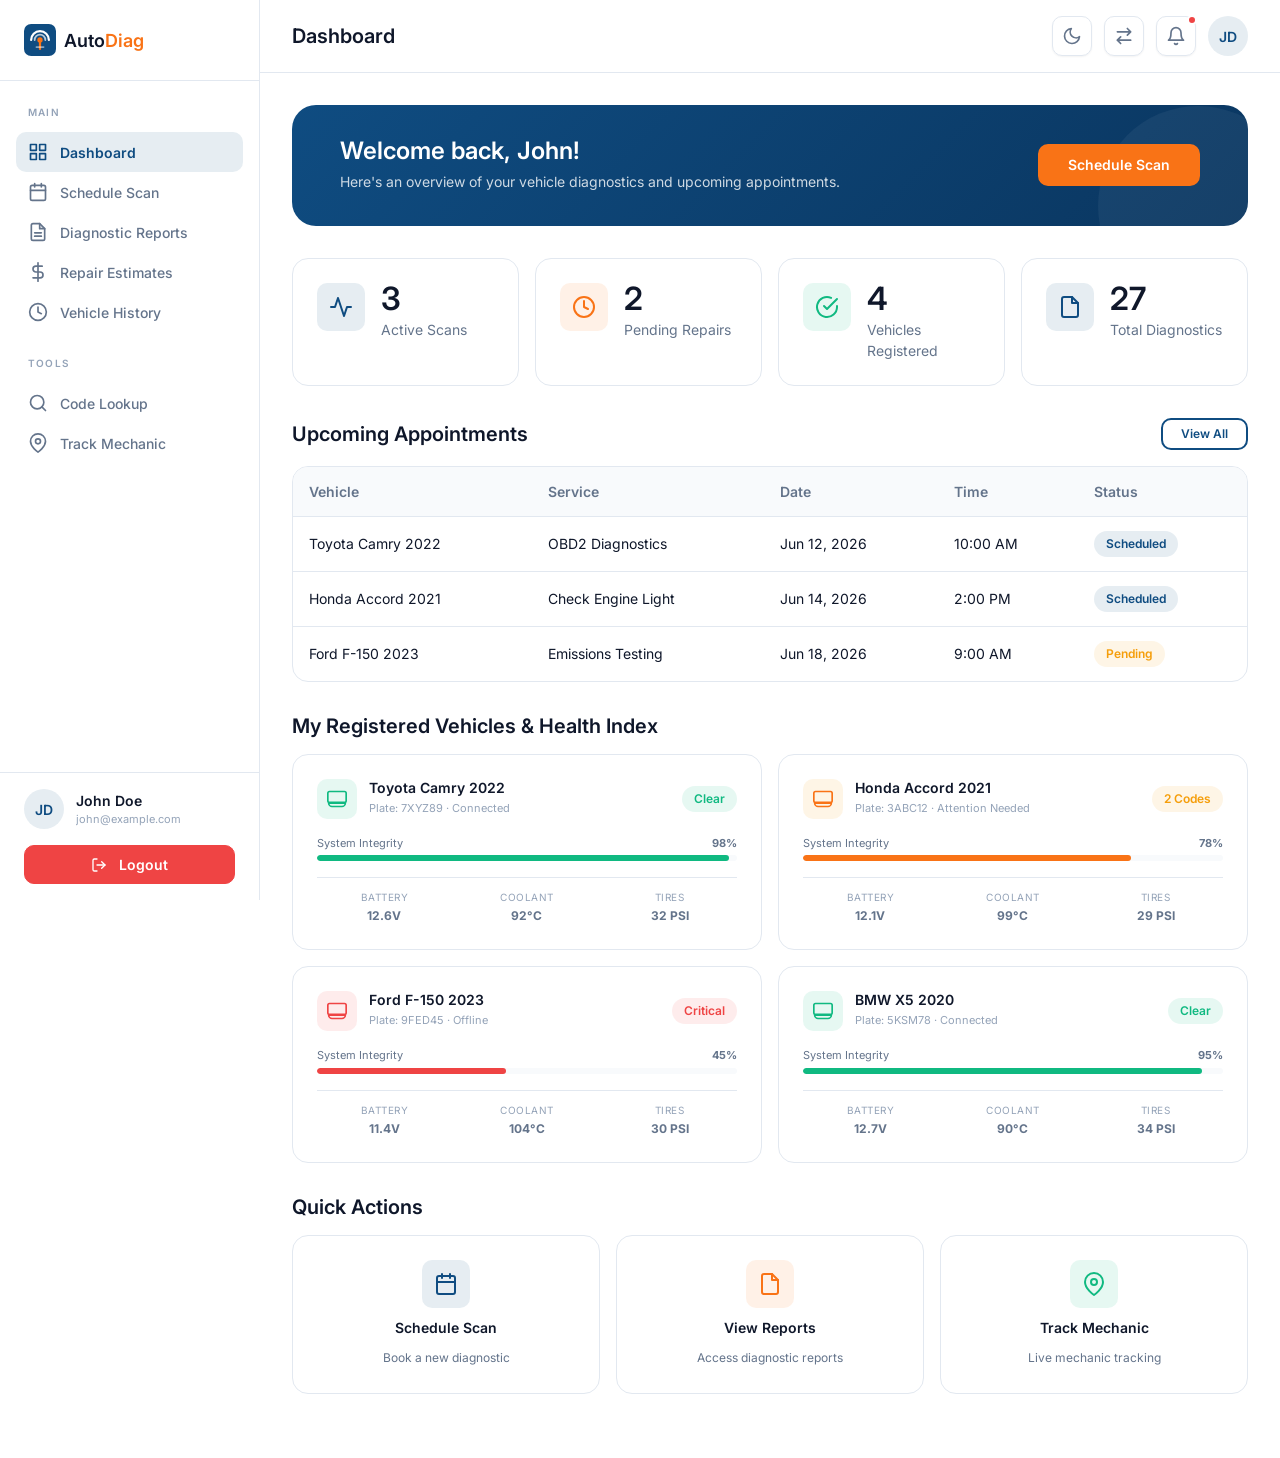
<file: dashboard.html>
<!DOCTYPE html>
<html lang="en" dir="ltr" data-theme="light">
<head>
  <meta charset="UTF-8">
  <meta name="viewport" content="width=device-width, initial-scale=1.0">
  <title>User Dashboard — AutoDiag</title>
  <meta name="description" content="Manage your vehicle diagnostics, schedule scans, view reports, and track mechanics from your AutoDiag dashboard.">
  <link rel="icon" type="image/svg+xml" href="assets/favicon.svg">
  <link rel="stylesheet" href="css/variables.css">
  <link rel="stylesheet" href="css/base.css">
  <link rel="stylesheet" href="css/components.css">
  <link rel="stylesheet" href="css/animations.css">
  <link rel="stylesheet" href="css/dashboard.css">
</head>
<body>
  <div class="dashboard-layout">
    <!-- Sidebar Overlay (mobile) -->
    <div class="sidebar-overlay" id="sidebar-overlay"></div>

    <!-- ========== SIDEBAR ========== -->
    <aside class="sidebar" id="sidebar">
      <div class="sidebar-header">
        <a href="index.html" class="sidebar-logo" title="AutoDiag">
          <svg viewBox="0 0 36 36" fill="none" xmlns="http://www.w3.org/2000/svg"><rect width="36" height="36" rx="8" fill="currentColor" style="color: var(--clr-primary)"/><path d="M8 18C8 12.477 12.477 8 18 8C23.523 8 28 12.477 28 18" stroke="white" stroke-width="2.5" stroke-linecap="round"/><path d="M12 18C12 14.686 14.686 12 18 12C21.314 12 24 14.686 24 18" stroke="white" stroke-width="2" stroke-linecap="round" opacity="0.7"/><circle cx="18" cy="18" r="3" fill="#F97316"/><line x1="18" y1="21" x2="18" y2="28" stroke="#F97316" stroke-width="2.5" stroke-linecap="round"/><line x1="14" y1="26" x2="22" y2="26" stroke="white" stroke-width="2" stroke-linecap="round" opacity="0.5"/></svg>
          <div class="sidebar-logo-text">Auto<span>Diag</span></div>
        </a>
      </div>
      <nav class="sidebar-nav" id="sidebar-nav">
      </nav>
      <div class="sidebar-footer">
        <div class="sidebar-user" title="John Doe (john@example.com)">
          <div class="avatar">JD</div>
          <div class="user-info">
            <div class="user-name">John Doe</div>
            <div class="user-email">john@example.com</div>
          </div>
        </div>
        <button class="sidebar-logout-btn" id="logout-btn" title="Logout">
          <svg xmlns="http://www.w3.org/2000/svg" width="16" height="16" viewBox="0 0 24 24" fill="none" stroke="currentColor" stroke-width="2" stroke-linecap="round" stroke-linejoin="round"><path d="M9 21H5a2 2 0 0 1-2-2V5a2 2 0 0 1 2-2h4"/><polyline points="16 17 21 12 16 7"/><line x1="21" y1="12" x2="9" y2="12"/></svg>
          <span>Logout</span>
        </button>
      </div>
    </aside>

    <!-- ========== MAIN CONTENT ========== -->
    <div class="dashboard-main">
      <!-- Top Bar -->
      <header class="dashboard-topbar">
        <div class="topbar-left">
          <button class="sidebar-toggle-btn" id="sidebar-toggle" aria-label="Toggle sidebar">
            <svg xmlns="http://www.w3.org/2000/svg" width="20" height="20" viewBox="0 0 24 24" fill="none" stroke="currentColor" stroke-width="2" stroke-linecap="round" stroke-linejoin="round"><line x1="3" y1="6" x2="21" y2="6"/><line x1="3" y1="12" x2="21" y2="12"/><line x1="3" y1="18" x2="21" y2="18"/></svg>
          </button>
          <h2 class="topbar-title">Dashboard</h2>
        </div>
        <div class="topbar-right">
          <button class="nav-toggle-btn theme-toggle" aria-label="Toggle theme">
            <svg class="icon-moon" xmlns="http://www.w3.org/2000/svg" width="20" height="20" viewBox="0 0 24 24" fill="none" stroke="currentColor" stroke-width="2" stroke-linecap="round" stroke-linejoin="round"><path d="M21 12.79A9 9 0 1 1 11.21 3 7 7 0 0 0 21 12.79z"/></svg>
            <svg class="icon-sun" xmlns="http://www.w3.org/2000/svg" width="20" height="20" viewBox="0 0 24 24" fill="none" stroke="currentColor" stroke-width="2" stroke-linecap="round" stroke-linejoin="round" style="display:none"><circle cx="12" cy="12" r="5"/><line x1="12" y1="1" x2="12" y2="3"/><line x1="12" y1="21" x2="12" y2="23"/><line x1="4.22" y1="4.22" x2="5.64" y2="5.64"/><line x1="18.36" y1="18.36" x2="19.78" y2="19.78"/><line x1="1" y1="12" x2="3" y2="12"/><line x1="21" y1="12" x2="23" y2="12"/><line x1="4.22" y1="19.78" x2="5.64" y2="18.36"/><line x1="18.36" y1="5.64" x2="19.78" y2="4.22"/></svg>
          </button>
          <button class="nav-toggle-btn rtl-toggle" aria-label="Toggle RTL">
            <svg class="icon-exchange" xmlns="http://www.w3.org/2000/svg" width="20" height="20" viewBox="0 0 24 24" fill="none" stroke="currentColor" stroke-width="2" stroke-linecap="round" stroke-linejoin="round"><path d="M20 17H4M4 17l4 4M4 17l4-4M4 7h16M20 7l-4-4M20 7l-4 4" /></svg>
          </button>
          <button class="nav-toggle-btn notification-dot" aria-label="Notifications">
            <svg xmlns="http://www.w3.org/2000/svg" width="20" height="20" viewBox="0 0 24 24" fill="none" stroke="currentColor" stroke-width="2" stroke-linecap="round" stroke-linejoin="round"><path d="M18 8A6 6 0 0 0 6 8c0 7-3 9-3 9h18s-3-2-3-9"/><path d="M13.73 21a2 2 0 0 1-3.46 0"/></svg>
          </button>
          <div class="avatar">JD</div>
        </div>
      </header>

      <div class="dashboard-content">
        <!-- ====== DASHBOARD HOME ====== -->
        <div class="dash-page active" id="dash-home">
          <div class="welcome-banner">
            <div><h2>Welcome back, John!</h2><p>Here's an overview of your vehicle diagnostics and upcoming appointments.</p></div>
            <button class="btn btn-accent" onclick="document.querySelector('[data-page=dash-schedule]').click()">Schedule Scan</button>
          </div>
          <div class="metrics-grid">
            <div class="metric-card"><div class="metric-icon" style="background:rgba(var(--clr-primary-rgb),0.1); color:var(--clr-primary)"><svg xmlns="http://www.w3.org/2000/svg" width="24" height="24" viewBox="0 0 24 24" fill="none" stroke="currentColor" stroke-width="2" stroke-linecap="round" stroke-linejoin="round"><polyline points="22 12 18 12 15 21 9 3 6 12 2 12"/></svg></div><div><div class="metric-value">3</div><div class="metric-label">Active Scans</div></div></div>
            <div class="metric-card"><div class="metric-icon" style="background:rgba(var(--clr-secondary-rgb),0.1); color:var(--clr-secondary)"><svg xmlns="http://www.w3.org/2000/svg" width="24" height="24" viewBox="0 0 24 24" fill="none" stroke="currentColor" stroke-width="2" stroke-linecap="round" stroke-linejoin="round"><circle cx="12" cy="12" r="10"/><polyline points="12 6 12 12 16 14"/></svg></div><div><div class="metric-value">2</div><div class="metric-label">Pending Repairs</div></div></div>
            <div class="metric-card"><div class="metric-icon" style="background:rgba(16,185,129,0.1); color:var(--clr-success)"><svg xmlns="http://www.w3.org/2000/svg" width="24" height="24" viewBox="0 0 24 24" fill="none" stroke="currentColor" stroke-width="2" stroke-linecap="round" stroke-linejoin="round"><path d="M22 11.08V12a10 10 0 1 1-5.93-9.14"/><polyline points="22 4 12 14.01 9 11.01"/></svg></div><div><div class="metric-value">4</div><div class="metric-label">Vehicles Registered</div></div></div>
            <div class="metric-card"><div class="metric-icon" style="background:rgba(var(--clr-primary-rgb),0.1); color:var(--clr-primary)"><svg xmlns="http://www.w3.org/2000/svg" width="24" height="24" viewBox="0 0 24 24" fill="none" stroke="currentColor" stroke-width="2" stroke-linecap="round" stroke-linejoin="round"><path d="M14 2H6a2 2 0 0 0-2 2v16a2 2 0 0 0 2 2h12a2 2 0 0 0 2-2V8z"/><polyline points="14 2 14 8 20 8"/></svg></div><div><div class="metric-value">27</div><div class="metric-label">Total Diagnostics</div></div></div>
          </div>
          <div class="dash-section">
            <div class="dash-section-header"><h3>Upcoming Appointments</h3><button class="btn btn-secondary btn-sm" onclick="document.querySelector('[data-page=dash-schedule]').click()">View All</button></div>
            <div class="table-wrapper"><table class="table"><thead><tr><th>Vehicle</th><th>Service</th><th>Date</th><th>Time</th><th>Status</th></tr></thead><tbody>
              <tr><td>Toyota Camry 2022</td><td>OBD2 Diagnostics</td><td>Jun 12, 2026</td><td>10:00 AM</td><td><span class="badge badge-primary">Scheduled</span></td></tr>
              <tr><td>Honda Accord 2021</td><td>Check Engine Light</td><td>Jun 14, 2026</td><td>2:00 PM</td><td><span class="badge badge-primary">Scheduled</span></td></tr>
              <tr><td>Ford F-150 2023</td><td>Emissions Testing</td><td>Jun 18, 2026</td><td>9:00 AM</td><td><span class="badge badge-warning">Pending</span></td></tr>
            </tbody></table></div>
          </div>
          <div class="dash-section">
            <div class="dash-section-header">
              <h3>My Registered Vehicles &amp; Health Index</h3>
            </div>
            <div class="vehicles-health-grid">
              <!-- Camry -->
              <div class="vehicle-health-card">
                <div class="vehicle-health-header">
                  <div class="vh-logo-wrap">
                    <svg xmlns="http://www.w3.org/2000/svg" width="20" height="20" viewBox="0 0 24 24" fill="none" stroke="currentColor" stroke-width="2" stroke-linecap="round" stroke-linejoin="round"><rect x="1" y="3" width="22" height="13" rx="2" ry="2"/><path d="M22 17H2c0 2 2 4 4 4h12c2 0 4-2 4-4z"/></svg>
                  </div>
                  <div>
                    <h4>Toyota Camry 2022</h4>
                    <p class="vh-subtext">Plate: 7XYZ89 · Connected</p>
                  </div>
                  <span class="badge badge-success" style="margin-inline-start: auto;">Clear</span>
                </div>
                <div class="vh-progress-section">
                  <div class="vh-progress-header">
                    <span>System Integrity</span>
                    <strong>98%</strong>
                  </div>
                  <div class="vh-progress-bar-bg">
                    <div class="vh-progress-bar-fill success" style="width: 98%;"></div>
                  </div>
                </div>
                <div class="vh-stats-grid">
                  <div class="vh-stat-item"><span>Battery</span><strong>12.6V</strong></div>
                  <div class="vh-stat-item"><span>Coolant</span><strong>92°C</strong></div>
                  <div class="vh-stat-item"><span>Tires</span><strong>32 PSI</strong></div>
                </div>
              </div>

              <!-- Accord -->
              <div class="vehicle-health-card">
                <div class="vehicle-health-header">
                  <div class="vh-logo-wrap attention">
                    <svg xmlns="http://www.w3.org/2000/svg" width="20" height="20" viewBox="0 0 24 24" fill="none" stroke="currentColor" stroke-width="2" stroke-linecap="round" stroke-linejoin="round"><rect x="1" y="3" width="22" height="13" rx="2" ry="2"/><path d="M22 17H2c0 2 2 4 4 4h12c2 0 4-2 4-4z"/></svg>
                  </div>
                  <div>
                    <h4>Honda Accord 2021</h4>
                    <p class="vh-subtext">Plate: 3ABC12 · Attention Needed</p>
                  </div>
                  <span class="badge badge-warning" style="margin-inline-start: auto;">2 Codes</span>
                </div>
                <div class="vh-progress-section">
                  <div class="vh-progress-header">
                    <span>System Integrity</span>
                    <strong>78%</strong>
                  </div>
                  <div class="vh-progress-bar-bg">
                    <div class="vh-progress-bar-fill warning" style="width: 78%;"></div>
                  </div>
                </div>
                <div class="vh-stats-grid">
                  <div class="vh-stat-item"><span>Battery</span><strong>12.1V</strong></div>
                  <div class="vh-stat-item"><span>Coolant</span><strong>99°C</strong></div>
                  <div class="vh-stat-item"><span>Tires</span><strong>29 PSI</strong></div>
                </div>
              </div>

              <!-- F-150 -->
              <div class="vehicle-health-card">
                <div class="vehicle-health-header">
                  <div class="vh-logo-wrap error">
                    <svg xmlns="http://www.w3.org/2000/svg" width="20" height="20" viewBox="0 0 24 24" fill="none" stroke="currentColor" stroke-width="2" stroke-linecap="round" stroke-linejoin="round"><rect x="1" y="3" width="22" height="13" rx="2" ry="2"/><path d="M22 17H2c0 2 2 4 4 4h12c2 0 4-2 4-4z"/></svg>
                  </div>
                  <div>
                    <h4>Ford F-150 2023</h4>
                    <p class="vh-subtext">Plate: 9FED45 · Offline</p>
                  </div>
                  <span class="badge badge-error" style="margin-inline-start: auto;">Critical</span>
                </div>
                <div class="vh-progress-section">
                  <div class="vh-progress-header">
                    <span>System Integrity</span>
                    <strong>45%</strong>
                  </div>
                  <div class="vh-progress-bar-bg">
                    <div class="vh-progress-bar-fill error" style="width: 45%;"></div>
                  </div>
                </div>
                <div class="vh-stats-grid">
                  <div class="vh-stat-item"><span>Battery</span><strong>11.4V</strong></div>
                  <div class="vh-stat-item"><span>Coolant</span><strong>104°C</strong></div>
                  <div class="vh-stat-item"><span>Tires</span><strong>30 PSI</strong></div>
                </div>
              </div>

              <!-- BMW X5 -->
              <div class="vehicle-health-card">
                <div class="vehicle-health-header">
                  <div class="vh-logo-wrap">
                    <svg xmlns="http://www.w3.org/2000/svg" width="20" height="20" viewBox="0 0 24 24" fill="none" stroke="currentColor" stroke-width="2" stroke-linecap="round" stroke-linejoin="round"><rect x="1" y="3" width="22" height="13" rx="2" ry="2"/><path d="M22 17H2c0 2 2 4 4 4h12c2 0 4-2 4-4z"/></svg>
                  </div>
                  <div>
                    <h4>BMW X5 2020</h4>
                    <p class="vh-subtext">Plate: 5KSM78 · Connected</p>
                  </div>
                  <span class="badge badge-success" style="margin-inline-start: auto;">Clear</span>
                </div>
                <div class="vh-progress-section">
                  <div class="vh-progress-header">
                    <span>System Integrity</span>
                    <strong>95%</strong>
                  </div>
                  <div class="vh-progress-bar-bg">
                    <div class="vh-progress-bar-fill success" style="width: 95%;"></div>
                  </div>
                </div>
                <div class="vh-stats-grid">
                  <div class="vh-stat-item"><span>Battery</span><strong>12.7V</strong></div>
                  <div class="vh-stat-item"><span>Coolant</span><strong>90°C</strong></div>
                  <div class="vh-stat-item"><span>Tires</span><strong>34 PSI</strong></div>
                </div>
              </div>
            </div>
          </div>
          <div class="dash-section">
            <div class="dash-section-header"><h3>Quick Actions</h3></div>
            <div class="quick-actions">
              <div class="quick-action-card" onclick="document.querySelector('[data-page=dash-schedule]').click()"><div class="qa-icon" style="background:rgba(var(--clr-primary-rgb),0.1); color:var(--clr-primary)"><svg xmlns="http://www.w3.org/2000/svg" width="24" height="24" viewBox="0 0 24 24" fill="none" stroke="currentColor" stroke-width="2" stroke-linecap="round" stroke-linejoin="round"><rect x="3" y="4" width="18" height="18" rx="2" ry="2"/><line x1="16" y1="2" x2="16" y2="6"/><line x1="8" y1="2" x2="8" y2="6"/><line x1="3" y1="10" x2="21" y2="10"/></svg></div><h4>Schedule Scan</h4><p>Book a new diagnostic</p></div>
              <div class="quick-action-card" onclick="document.querySelector('[data-page=dash-reports]').click()"><div class="qa-icon" style="background:rgba(var(--clr-secondary-rgb),0.1); color:var(--clr-secondary)"><svg xmlns="http://www.w3.org/2000/svg" width="24" height="24" viewBox="0 0 24 24" fill="none" stroke="currentColor" stroke-width="2" stroke-linecap="round" stroke-linejoin="round"><path d="M14 2H6a2 2 0 0 0-2 2v16a2 2 0 0 0 2 2h12a2 2 0 0 0 2-2V8z"/><polyline points="14 2 14 8 20 8"/></svg></div><h4>View Reports</h4><p>Access diagnostic reports</p></div>
              <div class="quick-action-card" onclick="document.querySelector('[data-page=dash-track]').click()"><div class="qa-icon" style="background:rgba(16,185,129,0.1); color:var(--clr-success)"><svg xmlns="http://www.w3.org/2000/svg" width="24" height="24" viewBox="0 0 24 24" fill="none" stroke="currentColor" stroke-width="2" stroke-linecap="round" stroke-linejoin="round"><path d="M21 10c0 7-9 13-9 13s-9-6-9-13a9 9 0 0 1 18 0z"/><circle cx="12" cy="10" r="3"/></svg></div><h4>Track Mechanic</h4><p>Live mechanic tracking</p></div>
            </div>
          </div>
        </div>

        <!-- ====== SCHEDULE SCAN ====== -->
        <div class="dash-page" id="dash-schedule">
          <h3 style="margin-bottom:var(--space-lg)">Schedule a Diagnostic Scan</h3>
          <div class="schedule-form">
            <div class="form-group"><label class="form-label">Select Vehicle</label><select class="form-select"><option>Toyota Camry 2022</option><option>Honda Accord 2021</option><option>Ford F-150 2023</option><option>BMW X5 2020</option></select></div>
            <div class="form-group"><label class="form-label">Service Type</label><select class="form-select"><option>OBD2 Diagnostics</option><option>Check Engine Light</option><option>Emissions Testing</option><option>Pre-Purchase Inspection</option><option>Engine Performance</option><option>Electrical Diagnostics</option></select></div>
            <div class="form-row"><div class="form-group"><label class="form-label">Date</label><input type="date" class="form-input"></div><div class="form-group"><label class="form-label">Time</label><select class="form-select"><option>Morning (8AM-12PM)</option><option>Afternoon (12PM-5PM)</option><option>Evening (5PM-8PM)</option></select></div></div>
            <div class="form-group"><label class="form-label">Location</label><input type="text" class="form-input" placeholder="Enter service address"></div>
            <div class="form-group"><label class="form-label">Notes (Optional)</label><textarea class="form-input" rows="3" placeholder="Any specific concerns or issues..."></textarea></div>
            <button class="btn btn-primary btn-block btn-lg">Schedule Scan</button>
          </div>
        </div>

        <!-- ====== DIAGNOSTIC REPORTS ====== -->
        <div class="dash-page" id="dash-reports">
          <h3 style="margin-bottom:var(--space-lg)">Diagnostic Reports</h3>
          <div class="reports-grid">
            <div class="report-card"><div class="report-card-header"><div><h4>Toyota Camry 2022</h4><p style="font-size:var(--fs-xs); color:var(--clr-text-tertiary)">Report #RPT-2024-001</p></div><span class="badge badge-success">Clear</span></div><div class="report-card-details"><div class="report-detail"><strong>Date:</strong> Jun 5, 2026</div><div class="report-detail"><strong>Codes:</strong> 0 found</div><div class="report-detail"><strong>Status:</strong> All systems normal</div><div class="report-detail"><strong>Mechanic:</strong> Mike S.</div></div><div class="report-card-actions"><button class="btn btn-secondary btn-sm">View Full Report</button><button class="btn btn-ghost btn-sm">Download PDF</button></div></div>
            <div class="report-card"><div class="report-card-header"><div><h4>Honda Accord 2021</h4><p style="font-size:var(--fs-xs); color:var(--clr-text-tertiary)">Report #RPT-2024-002</p></div><span class="badge badge-warning">Attention</span></div><div class="report-card-details"><div class="report-detail"><strong>Date:</strong> Jun 2, 2026</div><div class="report-detail"><strong>Codes:</strong> P0420, P0442</div><div class="report-detail"><strong>Status:</strong> 2 issues found</div><div class="report-detail"><strong>Mechanic:</strong> Sarah L.</div></div><div class="report-card-actions"><button class="btn btn-secondary btn-sm">View Full Report</button><button class="btn btn-ghost btn-sm">Download PDF</button></div></div>
            <div class="report-card"><div class="report-card-header"><div><h4>Ford F-150 2023</h4><p style="font-size:var(--fs-xs); color:var(--clr-text-tertiary)">Report #RPT-2024-003</p></div><span class="badge badge-error">Critical</span></div><div class="report-card-details"><div class="report-detail"><strong>Date:</strong> May 28, 2026</div><div class="report-detail"><strong>Codes:</strong> P0300, P0301</div><div class="report-detail"><strong>Status:</strong> Immediate repair needed</div><div class="report-detail"><strong>Mechanic:</strong> James T.</div></div><div class="report-card-actions"><button class="btn btn-secondary btn-sm">View Full Report</button><button class="btn btn-ghost btn-sm">Download PDF</button></div></div>
            <div class="report-card"><div class="report-card-header"><div><h4>BMW X5 2020</h4><p style="font-size:var(--fs-xs); color:var(--clr-text-tertiary)">Report #RPT-2024-004</p></div><span class="badge badge-success">Clear</span></div><div class="report-card-details"><div class="report-detail"><strong>Date:</strong> May 20, 2026</div><div class="report-detail"><strong>Codes:</strong> 0 found</div><div class="report-detail"><strong>Status:</strong> All systems normal</div><div class="report-detail"><strong>Mechanic:</strong> Mike S.</div></div><div class="report-card-actions"><button class="btn btn-secondary btn-sm">View Full Report</button><button class="btn btn-ghost btn-sm">Download PDF</button></div></div>
          </div>
        </div>

        <!-- ====== REPAIR ESTIMATES ====== -->
        <div class="dash-page" id="dash-estimates">
          <h3 style="margin-bottom:var(--space-lg)">Repair Estimates</h3>
          <div class="estimates-grid">
            <div class="estimate-card"><h4>Honda Accord — Catalytic Converter</h4><p style="font-size:var(--fs-xs); color:var(--clr-text-tertiary); margin-top:4px;">Code: P0420 · Est. #EST-001</p><div class="estimate-breakdown"><div class="estimate-row"><span>Parts — Catalytic Converter</span><span>$850</span></div><div class="estimate-row"><span>Labor (2.5 hrs)</span><span>$250</span></div><div class="estimate-row"><span>Diagnostic Fee</span><span>$0</span></div><div class="estimate-row"><span>Total Estimate</span><span>$1,100</span></div></div><div class="estimate-actions"><button class="btn btn-primary btn-sm">Approve Repair</button><button class="btn btn-ghost btn-sm">Decline</button></div></div>
            <div class="estimate-card"><h4>Honda Accord — Gas Cap </h4><p style="font-size:var(--fs-xs); color:var(--clr-text-tertiary); margin-top:4px;">Code: P0442 · Est. #EST-002</p><div class="estimate-breakdown"><div class="estimate-row"><span>Parts — Gas Cap (OEM)</span><span>$25</span></div><div class="estimate-row"><span>Labor (0.25 hrs)</span><span>$25</span></div><div class="estimate-row"><span>Diagnostic Fee</span><span>$0</span></div><div class="estimate-row"><span>Total Estimate</span><span>$50</span></div></div><div class="estimate-actions"><button class="btn btn-primary btn-sm">Approve Repair</button><button class="btn btn-ghost btn-sm">Decline</button></div></div>
            <div class="estimate-card"><h4>Ford F-150 — Ignition Coil Pack</h4><p style="font-size:var(--fs-xs); color:var(--clr-text-tertiary); margin-top:4px;">Code: P0301 · Est. #EST-003</p><div class="estimate-breakdown"><div class="estimate-row"><span>Parts — Ignition Coil</span><span>$65</span></div><div class="estimate-row"><span>Parts — Spark Plug</span><span>$12</span></div><div class="estimate-row"><span>Labor (1 hr)</span><span>$100</span></div><div class="estimate-row"><span>Total Estimate</span><span>$177</span></div></div><div class="estimate-actions"><button class="btn btn-primary btn-sm">Approve Repair</button><button class="btn btn-ghost btn-sm">Decline</button></div></div>
            <div class="estimate-card"><h4>Toyota Camry — Oxygen (O2) Sensor</h4><p style="font-size:var(--fs-xs); color:var(--clr-text-tertiary); margin-top:4px;">Code: P0135 · Est. #EST-004</p><div class="estimate-breakdown"><div class="estimate-row"><span>Parts — Oxygen Sensor</span><span>$120</span></div><div class="estimate-row"><span>Labor (1.2 hrs)</span><span>$120</span></div><div class="estimate-row"><span>Diagnostic Fee</span><span>$0</span></div><div class="estimate-row"><span>Total Estimate</span><span>$240</span></div></div><div class="estimate-actions"><button class="btn btn-primary btn-sm">Approve Repair</button><button class="btn btn-ghost btn-sm">Decline</button></div></div>
          </div>
        </div>

        <!-- ====== VEHICLE HISTORY ====== -->
        <div class="dash-page" id="dash-history">
          <h3 style="margin-bottom:var(--space-lg)">Vehicle History</h3>
          <div class="history-timeline">
            <div class="history-vehicle-selector"><label class="form-label">Select Vehicle</label><select class="form-select" style="max-width:300px"><option>All Vehicles</option><option>Toyota Camry 2022</option><option>Honda Accord 2021</option><option>Ford F-150 2023</option><option>BMW X5 2020</option></select></div>
            <div class="history-item"><div class="history-date"><div class="month">Jun</div><div class="day">05</div></div><div class="history-content"><h4>Toyota Camry — OBD2 Scan</h4><p>All systems normal. No trouble codes found. Battery health: 92%.</p><span class="badge badge-success" style="margin-top:4px">Clear</span></div></div>
            <div class="history-item"><div class="history-date"><div class="month">Jun</div><div class="day">02</div></div><div class="history-content"><h4>Honda Accord — Check Engine Light</h4><p>Found codes P0420 (catalyst efficiency) and P0442 (EVAP small leak). Repair estimates provided.</p><span class="badge badge-warning" style="margin-top:4px">Attention</span></div></div>
            <div class="history-item"><div class="history-date"><div class="month">May</div><div class="day">28</div></div><div class="history-content"><h4>Ford F-150 — Engine Performance</h4><p>Detected P0300 and P0301 — multiple cylinder misfire. Immediate repair recommended.</p><span class="badge badge-error" style="margin-top:4px">Critical</span></div></div>
            <div class="history-item"><div class="history-date"><div class="month">May</div><div class="day">20</div></div><div class="history-content"><h4>BMW X5 — Pre-Purchase Inspection</h4><p>Full 200-point inspection completed. Vehicle in excellent condition. Purchase recommended.</p><span class="badge badge-success" style="margin-top:4px">Clear</span></div></div>
            <div class="history-item"><div class="history-date"><div class="month">May</div><div class="day">10</div></div><div class="history-content"><h4>Toyota Camry — Emissions Testing</h4><p>All readiness monitors complete. Vehicle passed pre-emissions check.</p><span class="badge badge-success" style="margin-top:4px">Passed</span></div></div>
          </div>
        </div>

        <!-- ====== CODE LOOKUP ====== -->
        <div class="dash-page" id="dash-lookup">
          <h3 style="margin-bottom:var(--space-lg)">OBD2 Code Lookup Library</h3>
          <div class="lookup-container">
            <p style="margin-bottom:var(--space-md); color:var(--clr-text-secondary);">Enter an OBD2 trouble code to find its meaning, severity, and estimated repair cost.</p>
            <div style="display:flex; gap:var(--space-sm);">
              <input type="text" class="form-input" id="dash-code-input" placeholder="Enter code (e.g. P0301)" style="flex:1" autocomplete="off">
              <button class="btn btn-primary"><svg xmlns="http://www.w3.org/2000/svg" width="18" height="18" viewBox="0 0 24 24" fill="none" stroke="currentColor" stroke-width="2" stroke-linecap="round" stroke-linejoin="round"><circle cx="11" cy="11" r="8"/><line x1="21" y1="21" x2="16.65" y2="16.65"/></svg></button>
            </div>
            <div id="dash-code-result"></div>
            <div style="margin-top:var(--space-2xl)">
              <h4 style="margin-bottom:var(--space-md)">Common Codes</h4>
              <div class="table-wrapper"><table class="table"><thead><tr><th>Code</th><th>Description</th><th>Severity</th></tr></thead><tbody>
                <tr><td><strong>P0301</strong></td><td>Cylinder 1 Misfire Detected</td><td><span class="badge badge-warning">Moderate</span></td></tr>
                <tr><td><strong>P0420</strong></td><td>Catalyst Efficiency Below Threshold</td><td><span class="badge badge-warning">Moderate</span></td></tr>
                <tr><td><strong>P0171</strong></td><td>System Too Lean (Bank 1)</td><td><span class="badge badge-primary">Low</span></td></tr>
                <tr><td><strong>P0300</strong></td><td>Random Multiple Cylinder Misfire</td><td><span class="badge badge-error">High</span></td></tr>
                <tr><td><strong>P0442</strong></td><td>EVAP System Small Leak</td><td><span class="badge badge-primary">Low</span></td></tr>
                <tr><td><strong>P0455</strong></td><td>EVAP System Large Leak</td><td><span class="badge badge-warning">Moderate</span></td></tr>
                <tr><td><strong>P0128</strong></td><td>Coolant Temp Below Thermostat</td><td><span class="badge badge-primary">Low</span></td></tr>
                <tr><td><strong>P0500</strong></td><td>Vehicle Speed Sensor Malfunction</td><td><span class="badge badge-warning">Moderate</span></td></tr>
              </tbody></table></div>
            </div>
          </div>
        </div>

        <!-- ====== TRACK MECHANIC ====== -->
        <div class="dash-page" id="dash-track">
          <h3 style="margin-bottom:var(--space-lg)">Track Your Mechanic</h3>
          <div class="track-container">
            <div class="track-map" style="padding: 0; min-height: 400px; display: block;">
              <iframe src="https://maps.google.com/maps?q=San%20Francisco,%20CA&t=&z=14&ie=UTF8&iwloc=&output=embed" style="width: 100%; height: 100%; min-height: 400px; border: 0; display: block;" allowfullscreen="" loading="lazy" referrerpolicy="no-referrer-when-downgrade"></iframe>
            </div>
            <div class="track-info">
              <div class="mechanic-card"><div class="mechanic-header"><div class="avatar avatar-lg">MS</div><div class="mechanic-info"><h4>Mike Sanders</h4><p>ASE Certified · 8 yrs experience</p><div class="stars" style="margin-top:4px"><svg xmlns="http://www.w3.org/2000/svg" width="14" height="14" viewBox="0 0 24 24"><polygon points="12 2 15.09 8.26 22 9.27 17 14.14 18.18 21.02 12 17.77 5.82 21.02 7 14.14 2 9.27 8.91 8.26 12 2"/></svg><svg xmlns="http://www.w3.org/2000/svg" width="14" height="14" viewBox="0 0 24 24"><polygon points="12 2 15.09 8.26 22 9.27 17 14.14 18.18 21.02 12 17.77 5.82 21.02 7 14.14 2 9.27 8.91 8.26 12 2"/></svg><svg xmlns="http://www.w3.org/2000/svg" width="14" height="14" viewBox="0 0 24 24"><polygon points="12 2 15.09 8.26 22 9.27 17 14.14 18.18 21.02 12 17.77 5.82 21.02 7 14.14 2 9.27 8.91 8.26 12 2"/></svg><svg xmlns="http://www.w3.org/2000/svg" width="14" height="14" viewBox="0 0 24 24"><polygon points="12 2 15.09 8.26 22 9.27 17 14.14 18.18 21.02 12 17.77 5.82 21.02 7 14.14 2 9.27 8.91 8.26 12 2"/></svg><svg xmlns="http://www.w3.org/2000/svg" width="14" height="14" viewBox="0 0 24 24"><polygon points="12 2 15.09 8.26 22 9.27 17 14.14 18.18 21.02 12 17.77 5.82 21.02 7 14.14 2 9.27 8.91 8.26 12 2"/></svg></div></div></div><div class="mechanic-details"><div class="mechanic-detail"><svg xmlns="http://www.w3.org/2000/svg" width="18" height="18" viewBox="0 0 24 24" fill="none" stroke="currentColor" stroke-width="2" stroke-linecap="round" stroke-linejoin="round"><circle cx="12" cy="12" r="10"/><polyline points="12 6 12 12 16 14"/></svg>ETA: 15 minutes</div><div class="mechanic-detail"><svg xmlns="http://www.w3.org/2000/svg" width="18" height="18" viewBox="0 0 24 24" fill="none" stroke="currentColor" stroke-width="2" stroke-linecap="round" stroke-linejoin="round"><path d="M21 10c0 7-9 13-9 13s-9-6-9-13a9 9 0 0 1 18 0z"/><circle cx="12" cy="10" r="3"/></svg>2.3 miles away</div><div class="mechanic-detail"><svg xmlns="http://www.w3.org/2000/svg" width="18" height="18" viewBox="0 0 24 24" fill="none" stroke="currentColor" stroke-width="2" stroke-linecap="round" stroke-linejoin="round"><rect x="2" y="3" width="20" height="14" rx="2" ry="2"/><line x1="8" y1="21" x2="16" y2="21"/><line x1="12" y1="17" x2="12" y2="21"/></svg>Service: OBD2 Diagnostics</div><div class="mechanic-detail"><svg xmlns="http://www.w3.org/2000/svg" width="18" height="18" viewBox="0 0 24 24" fill="none" stroke="currentColor" stroke-width="2" stroke-linecap="round" stroke-linejoin="round"><polyline points="22 12 18 12 15 21 9 3 6 12 2 12"/></svg><span class="badge badge-success">En Route</span></div></div></div>
              <button class="btn btn-secondary btn-block"><svg xmlns="http://www.w3.org/2000/svg" width="18" height="18" viewBox="0 0 24 24" fill="none" stroke="currentColor" stroke-width="2" stroke-linecap="round" stroke-linejoin="round"><path d="M22 16.92v3a2 2 0 0 1-2.18 2 19.79 19.79 0 0 1-8.63-3.07 19.5 19.5 0 0 1-6-6 19.79 19.79 0 0 1-3.07-8.67A2 2 0 0 1 4.11 2h3a2 2 0 0 1 2 1.72 12.84 12.84 0 0 0 .7 2.81 2 2 0 0 1-.45 2.11L8.09 9.91a16 16 0 0 0 6 6l1.27-1.27a2 2 0 0 1 2.11-.45 12.84 12.84 0 0 0 2.81.7A2 2 0 0 1 22 16.92z"/></svg>Call Mechanic</button>
            </div>
          </div>
        </div>



        <!-- ====== NOTIFICATIONS ====== -->
        <div class="dash-page" id="dash-notifications">
          <h3 style="margin-bottom:var(--space-lg)">Notifications</h3>
          <div class="notification-list">
            <div class="notification-item unread"><div class="notification-icon" style="background:rgba(var(--clr-primary-rgb),0.1); color:var(--clr-primary)"><svg xmlns="http://www.w3.org/2000/svg" width="20" height="20" viewBox="0 0 24 24" fill="none" stroke="currentColor" stroke-width="2" stroke-linecap="round" stroke-linejoin="round"><path d="M14 2H6a2 2 0 0 0-2 2v16a2 2 0 0 0 2 2h12a2 2 0 0 0 2-2V8z"/><polyline points="14 2 14 8 20 8"/></svg></div><div class="notification-body"><h4>Diagnostic Report Ready</h4><p>Your Toyota Camry diagnostic report is ready for review.</p><div class="notification-time">2 hours ago</div></div></div>
            <div class="notification-item unread"><div class="notification-icon" style="background:rgba(var(--clr-secondary-rgb),0.1); color:var(--clr-secondary)"><svg xmlns="http://www.w3.org/2000/svg" width="20" height="20" viewBox="0 0 24 24" fill="none" stroke="currentColor" stroke-width="2" stroke-linecap="round" stroke-linejoin="round"><circle cx="12" cy="12" r="10"/><polyline points="12 6 12 12 16 14"/></svg></div><div class="notification-body"><h4>Appointment Reminder</h4><p>Your Honda Accord diagnostic scan is scheduled for tomorrow at 2:00 PM.</p><div class="notification-time">5 hours ago</div></div></div>
            <div class="notification-item unread"><div class="notification-icon" style="background:rgba(16,185,129,0.1); color:var(--clr-success)"><svg xmlns="http://www.w3.org/2000/svg" width="20" height="20" viewBox="0 0 24 24" fill="none" stroke="currentColor" stroke-width="2" stroke-linecap="round" stroke-linejoin="round"><path d="M22 11.08V12a10 10 0 1 1-5.93-9.14"/><polyline points="22 4 12 14.01 9 11.01"/></svg></div><div class="notification-body"><h4>Repair Approved</h4><p>Your gas cap replacement for the Honda Accord has been scheduled.</p><div class="notification-time">1 day ago</div></div></div>
            <div class="notification-item"><div class="notification-icon" style="background:rgba(239,68,68,0.1); color:var(--clr-error)"><svg xmlns="http://www.w3.org/2000/svg" width="20" height="20" viewBox="0 0 24 24" fill="none" stroke="currentColor" stroke-width="2" stroke-linecap="round" stroke-linejoin="round"><circle cx="12" cy="12" r="10"/><line x1="12" y1="8" x2="12" y2="12"/><line x1="12" y1="16" x2="12.01" y2="16"/></svg></div><div class="notification-body"><h4>Critical Issue Detected</h4><p>Your Ford F-150 has critical engine misfires. Immediate attention recommended.</p><div class="notification-time">2 days ago</div></div></div>
            <div class="notification-item"><div class="notification-icon" style="background:rgba(var(--clr-primary-rgb),0.1); color:var(--clr-primary)"><svg xmlns="http://www.w3.org/2000/svg" width="20" height="20" viewBox="0 0 24 24" fill="none" stroke="currentColor" stroke-width="2" stroke-linecap="round" stroke-linejoin="round"><path d="M20 21v-2a4 4 0 0 0-4-4H8a4 4 0 0 0-4 4v2"/><circle cx="12" cy="7" r="4"/></svg></div><div class="notification-body"><h4>Welcome to AutoDiag!</h4><p>Your account has been created. Start by registering your vehicle and scheduling your first scan.</p><div class="notification-time">1 week ago</div></div></div>
          </div>
        </div>
      </div>
    </div>
  </div>

  <script src="js/theme.js"></script>
  <script src="js/rtl.js"></script>
  <script src="js/dashboard.js"></script>
</body>
</html>
</file>
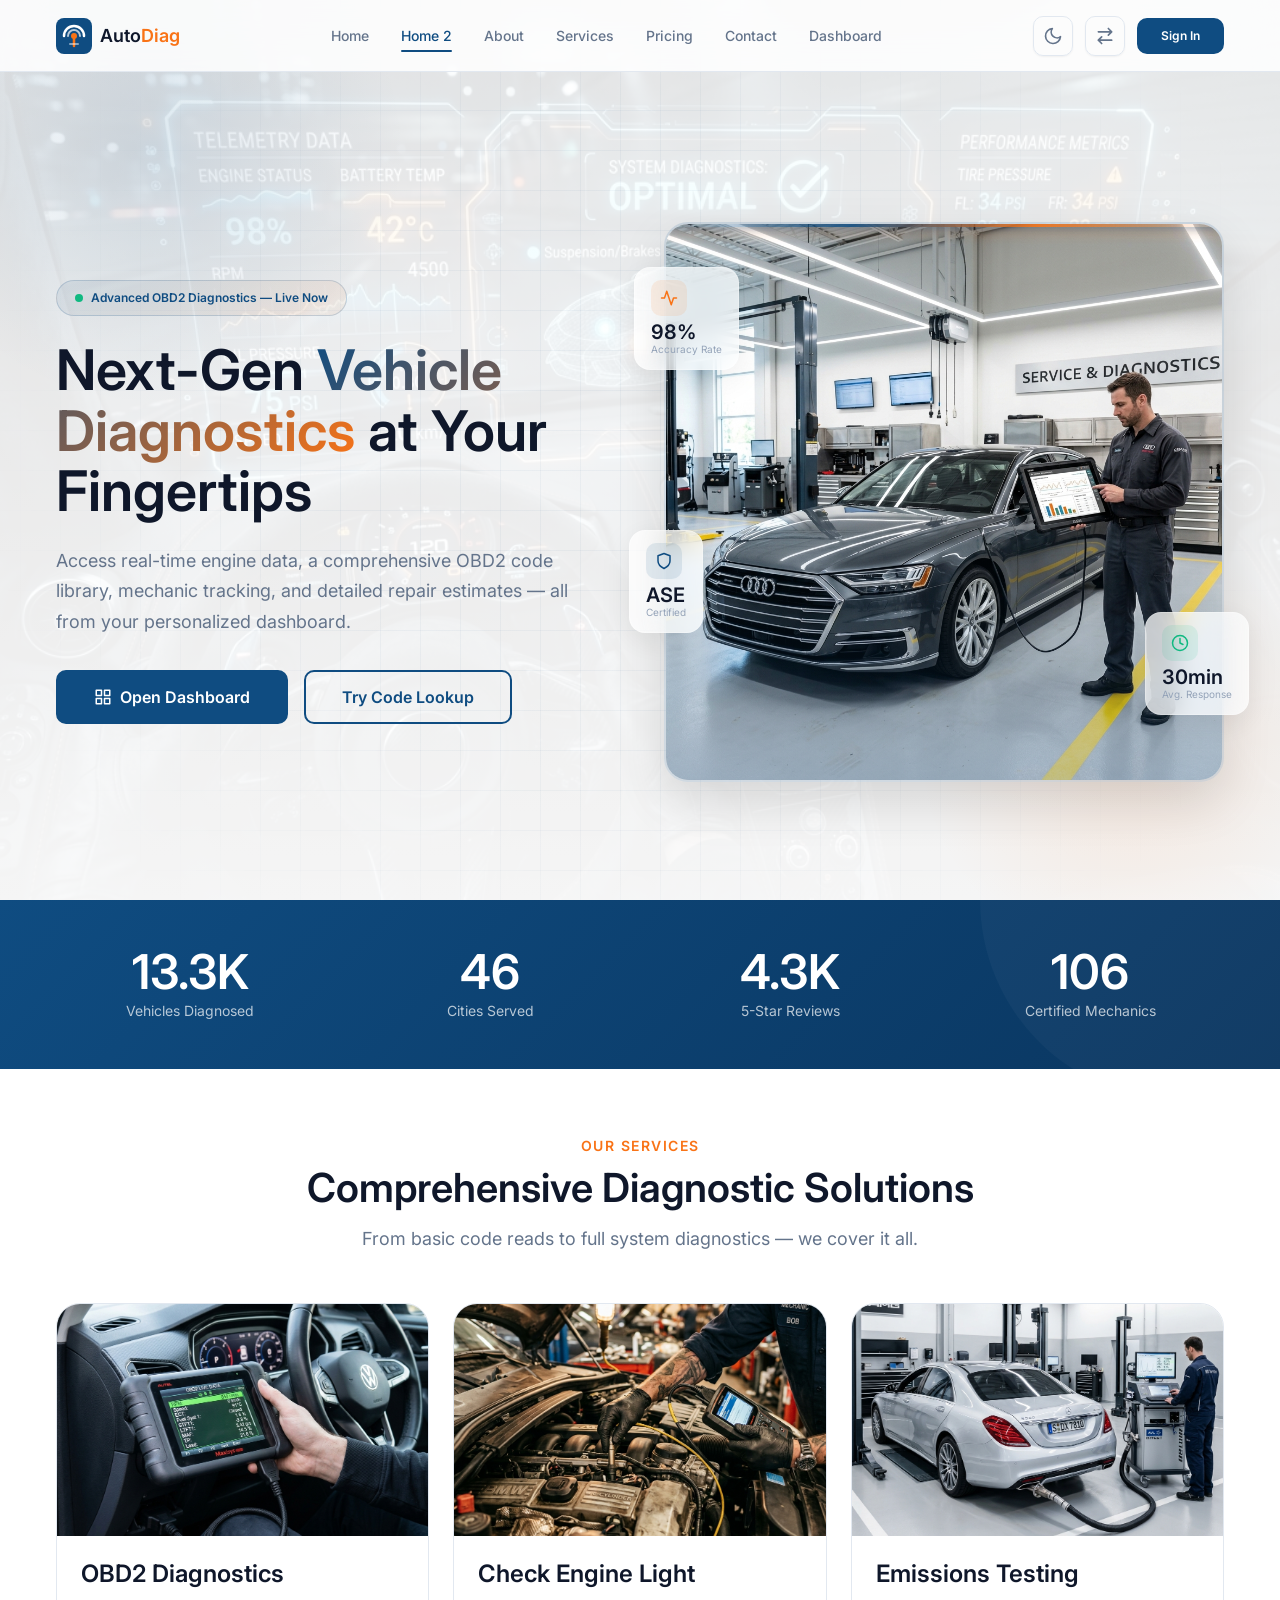
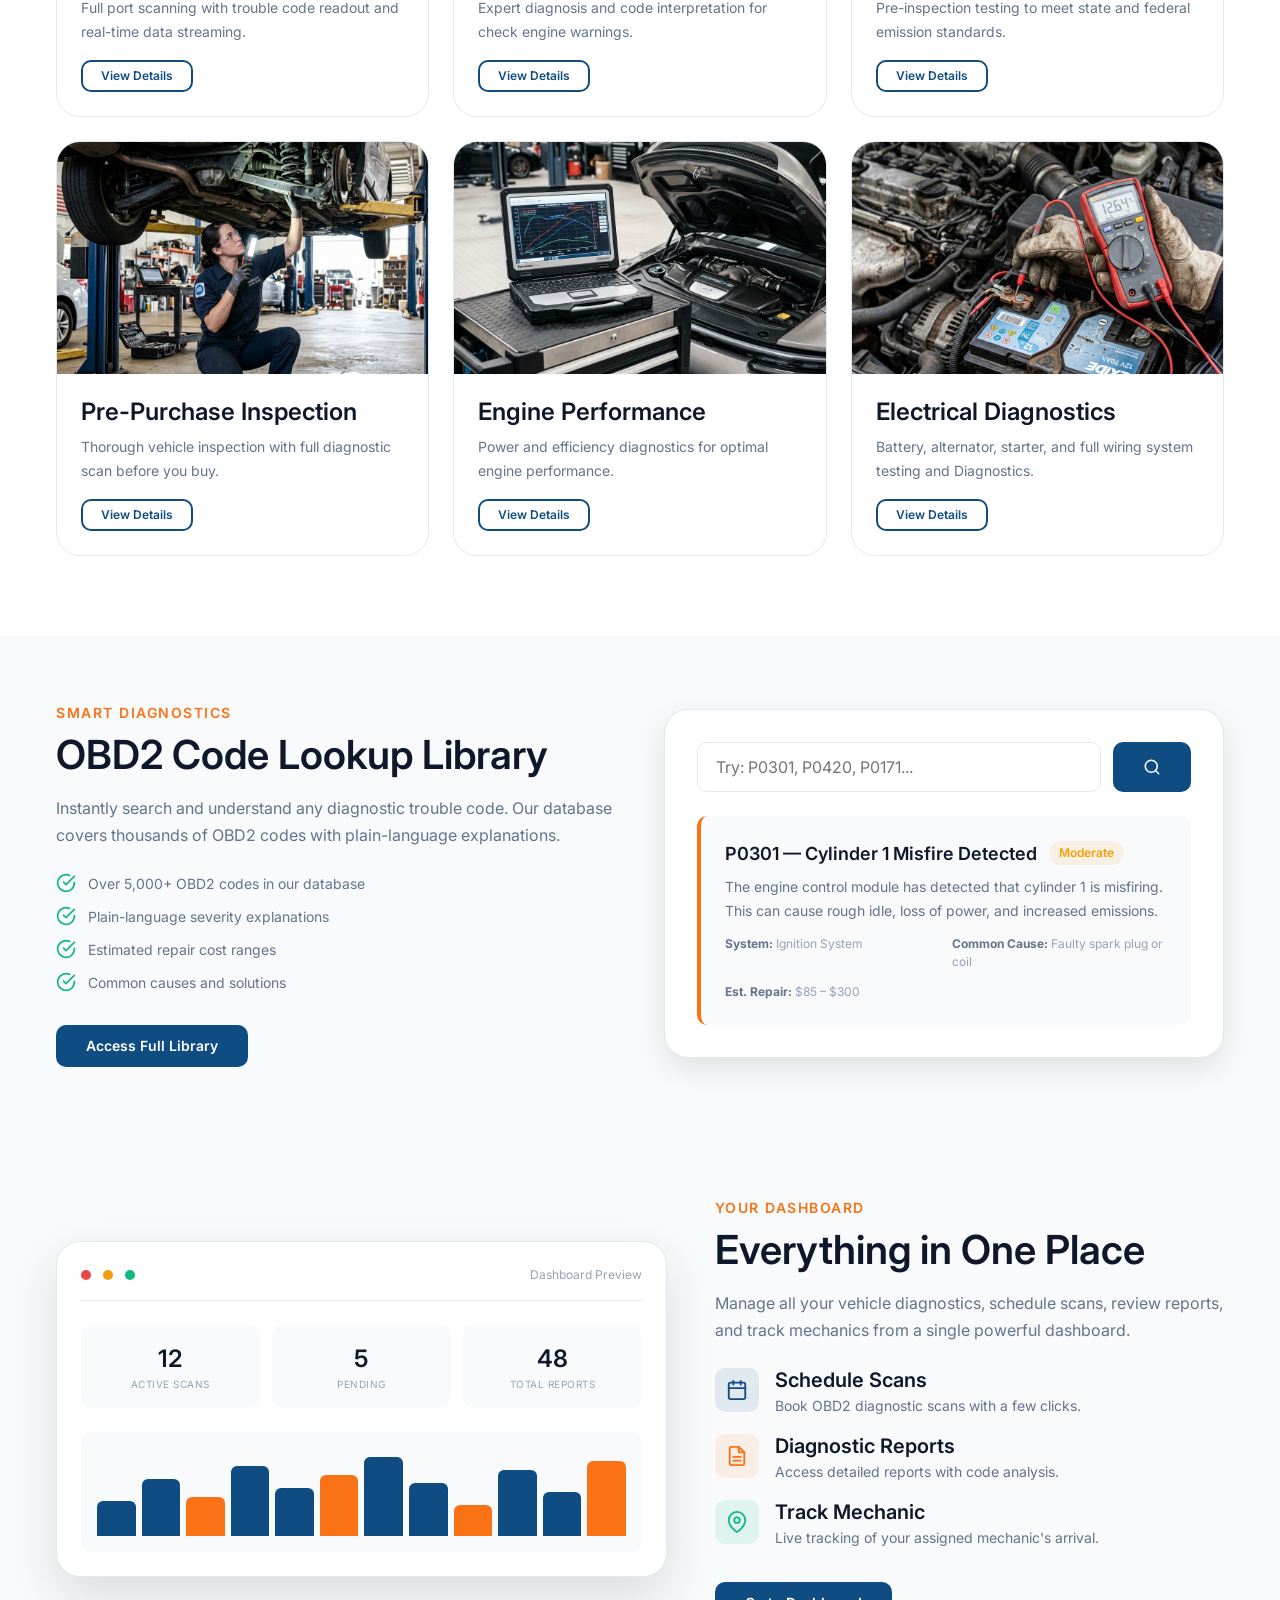
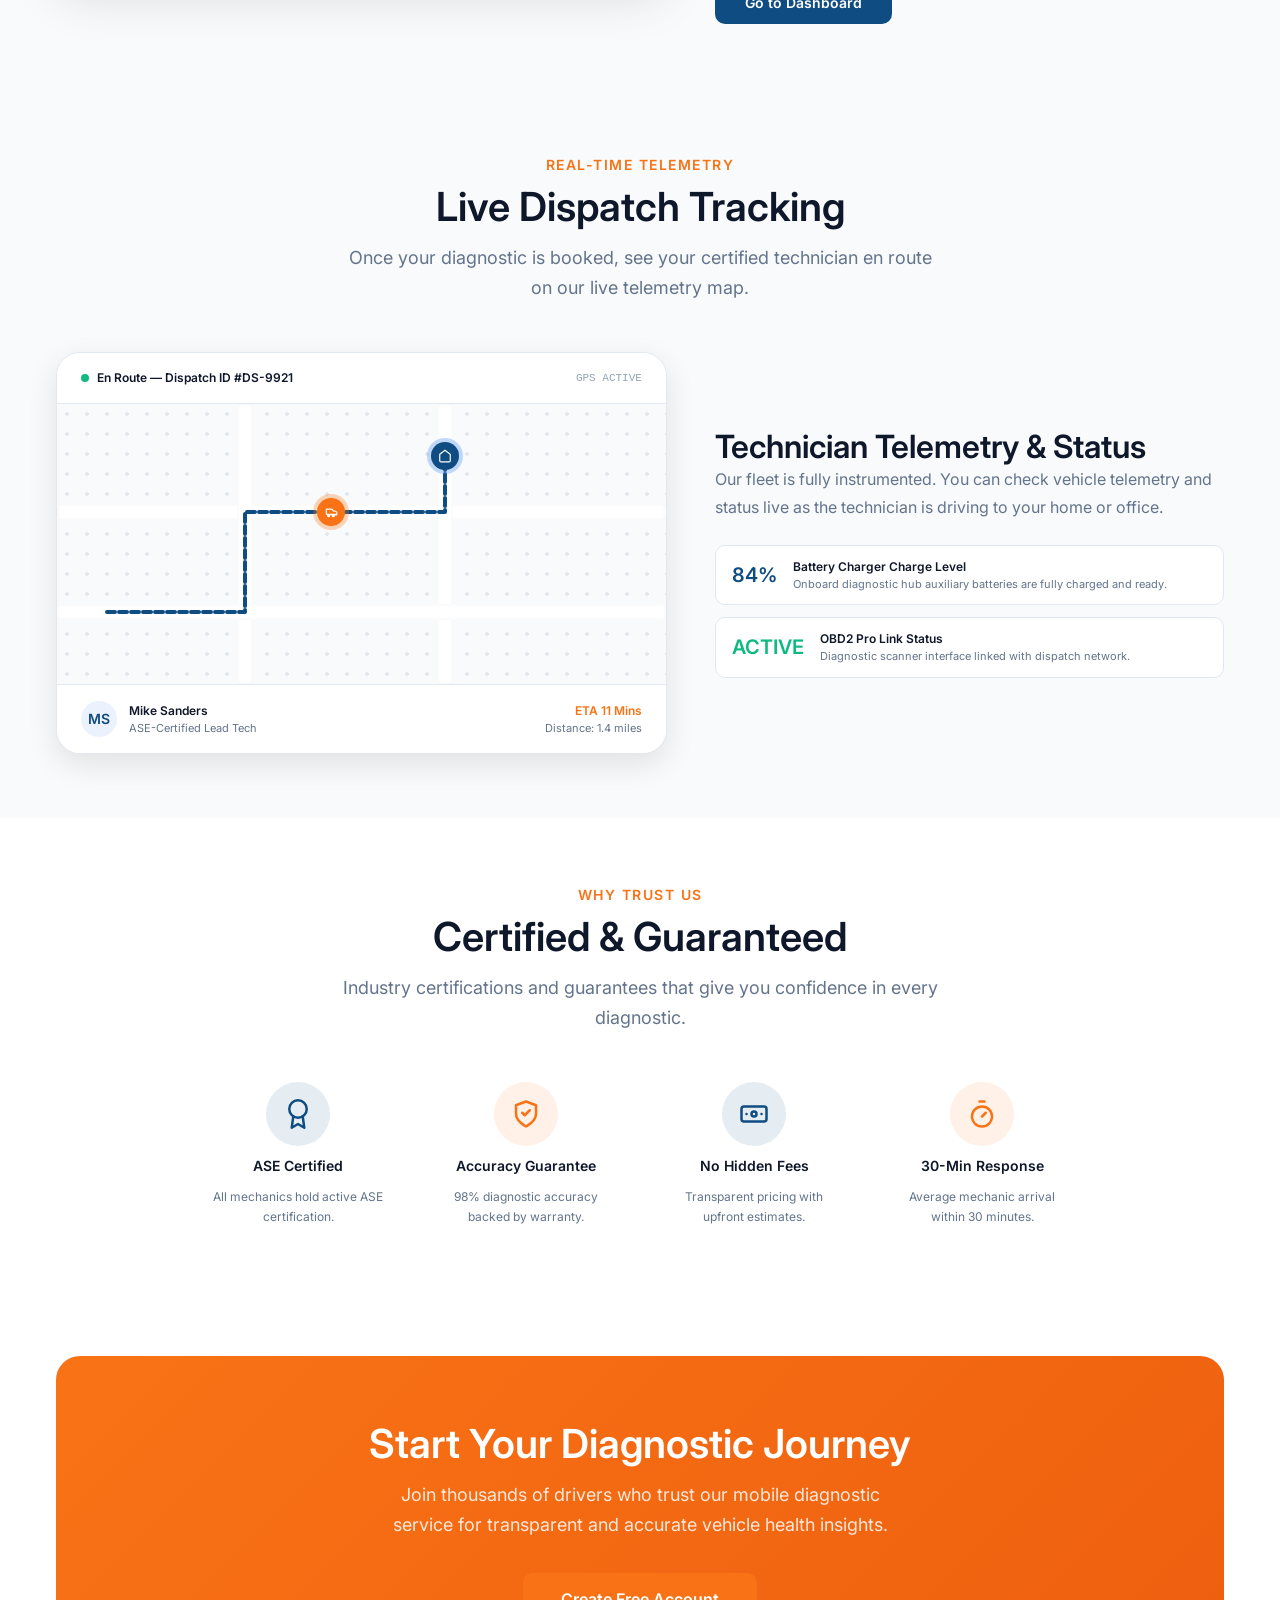
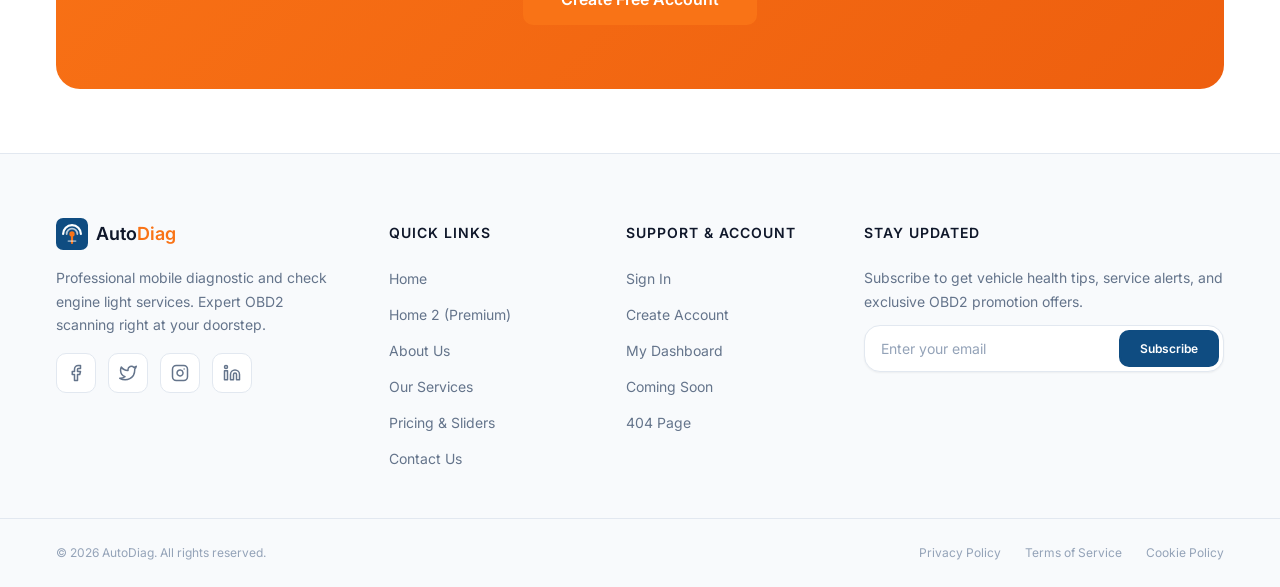
<file: home2.html>
<!DOCTYPE html>
<html lang="en" dir="ltr" data-theme="light">
<head>
  <meta charset="UTF-8">
  <meta name="viewport" content="width=device-width, initial-scale=1.0">
  <title>AutoDiag — Premium Mobile Diagnostic Experience</title>
  <meta name="description" content="Experience premium mobile diagnostic service with OBD2 code lookup, real-time mechanic tracking, and a powerful customer dashboard.">
  <link rel="icon" type="image/svg+xml" href="assets/favicon.svg">
  <link rel="stylesheet" href="css/variables.css">
  <link rel="stylesheet" href="css/base.css">
  <link rel="stylesheet" href="css/components.css">
  <link rel="stylesheet" href="css/animations.css">
  <link rel="stylesheet" href="css/navbar.css">
  <link rel="stylesheet" href="css/footer.css">
  <link rel="stylesheet" href="css/home2.css">
</head>
<body>

  <!-- ========== NAVBAR ========== -->
  <div id="navbar-container"></div>

  <main>
    <!-- ========== PREMIUM HERO ========== -->
    <section class="hero-premium" id="hero-premium">
      <div class="hero-bg-glow"></div>
      <div class="hero-grid-pattern"></div>
      <div class="container hero-premium-content">
        <div class="hero-premium-text">
          <div class="hero-eyebrow">
            <span class="dot-pulse"></span>
            Advanced OBD2 Diagnostics — Live Now
          </div>
          <h1>Next-Gen <span class="gradient-text">Vehicle Diagnostics</span> at Your Fingertips</h1>
          <p class="hero-desc">Access real-time engine data, a comprehensive OBD2 code library, mechanic tracking, and detailed repair estimates — all from your personalized dashboard.</p>
          <div class="hero-ctas">
            <a href="dashboard.html" class="btn btn-primary btn-lg" id="hero2-cta-primary">
              <svg xmlns="http://www.w3.org/2000/svg" width="18" height="18" viewBox="0 0 24 24" fill="none" stroke="currentColor" stroke-width="2" stroke-linecap="round" stroke-linejoin="round"><rect x="3" y="3" width="7" height="7"/><rect x="14" y="3" width="7" height="7"/><rect x="14" y="14" width="7" height="7"/><rect x="3" y="14" width="7" height="7"/></svg>
              Open Dashboard
            </a>
            <a href="#code-lookup" class="btn btn-secondary btn-lg" id="hero2-cta-secondary">Try Code Lookup</a>
          </div>
        </div>
        <div class="hero-premium-visual">
          <div class="hero-premium-img-container">
            <img src="assets/images/hero-premium-real.png" alt="Professional mechanic with a diagnostic tablet checking a luxury sedan in a workshop" loading="eager">
            <div class="scan-overlay"></div>
            <div class="scan-line"></div>
          </div>
          <div class="premium-float-stat stat-1">
            <div class="stat-icon" style="background: rgba(var(--clr-secondary-rgb), 0.1); color: var(--clr-secondary);">
              <svg xmlns="http://www.w3.org/2000/svg" width="18" height="18" viewBox="0 0 24 24" fill="none" stroke="currentColor" stroke-width="2" stroke-linecap="round" stroke-linejoin="round"><polyline points="22 12 18 12 15 21 9 3 6 12 2 12"/></svg>
            </div>
            <div class="stat-number">98%</div>
            <div class="stat-text">Accuracy Rate</div>
          </div>
          <div class="premium-float-stat stat-2">
            <div class="stat-icon" style="background: rgba(16, 185, 129, 0.1); color: var(--clr-success);">
              <svg xmlns="http://www.w3.org/2000/svg" width="18" height="18" viewBox="0 0 24 24" fill="none" stroke="currentColor" stroke-width="2" stroke-linecap="round" stroke-linejoin="round"><circle cx="12" cy="12" r="10"/><polyline points="12 6 12 12 16 14"/></svg>
            </div>
            <div class="stat-number">30min</div>
            <div class="stat-text">Avg. Response</div>
          </div>
          <div class="premium-float-stat stat-3">
            <div class="stat-icon" style="background: rgba(var(--clr-primary-rgb), 0.1); color: var(--clr-primary);">
              <svg xmlns="http://www.w3.org/2000/svg" width="18" height="18" viewBox="0 0 24 24" fill="none" stroke="currentColor" stroke-width="2" stroke-linecap="round" stroke-linejoin="round"><path d="M12 22s8-4 8-10V5l-8-3-8 3v7c0 6 8 10 8 10z"/></svg>
            </div>
            <div class="stat-number">ASE</div>
            <div class="stat-text">Certified</div>
          </div>
        </div>
      </div>
    </section>

    <!-- ========== LIVE STATS ========== -->
    <section class="live-stats" id="live-stats">
      <div class="container">
        <div class="stats-row">
          <div class="stat-block anim-fade-up anim-delay-1">
            <div class="stat-counter" data-count="15000" data-suffix="+">0</div>
            <div class="stat-desc">Vehicles Diagnosed</div>
          </div>
          <div class="stat-block anim-fade-up anim-delay-2">
            <div class="stat-counter" data-count="52" data-suffix="">0</div>
            <div class="stat-desc">Cities Served</div>
          </div>
          <div class="stat-block anim-fade-up anim-delay-3">
            <div class="stat-counter" data-count="4800" data-suffix="+">0</div>
            <div class="stat-desc">5-Star Reviews</div>
          </div>
          <div class="stat-block anim-fade-up anim-delay-4">
            <div class="stat-counter" data-count="120" data-suffix="+">0</div>
            <div class="stat-desc">Certified Mechanics</div>
          </div>
        </div>
      </div>
    </section>

    <!-- ========== SERVICE SHOWCASE ========== -->
    <section class="service-showcase section" id="service-showcase">
      <div class="container">
        <div class="section-header anim-fade-up">
          <span class="section-label">Our Services</span>
          <h2>Comprehensive Diagnostic Solutions</h2>
          <p>From basic code reads to full system diagnostics — we cover it all.</p>
        </div>
        <div class="showcase-scroll">
          <div class="showcase-card">
            <img src="assets/images/service-obd2-alt.png" alt="OBD2 Diagnostic Scanning" loading="lazy">
            <div class="showcase-card-body">
              <h4>OBD2 Diagnostics</h4>
              <p>Full port scanning with trouble code readout and real-time data streaming.</p>
              <a href="services.html" class="btn btn-secondary btn-sm">View Details</a>
            </div>
          </div>
          <div class="showcase-card">
            <img src="assets/images/service-engine-alt.png" alt="Check Engine Light" loading="lazy">
            <div class="showcase-card-body">
              <h4>Check Engine Light</h4>
              <p>Expert diagnosis and code interpretation for check engine warnings.</p>
              <a href="services.html" class="btn btn-secondary btn-sm">View Details</a>
            </div>
          </div>
          <div class="showcase-card">
            <img src="assets/images/service-emissions-alt.png" alt="Emissions Testing" loading="lazy">
            <div class="showcase-card-body">
              <h4>Emissions Testing</h4>
              <p>Pre-inspection testing to meet state and federal emission standards.</p>
              <a href="services.html" class="btn btn-secondary btn-sm">View Details</a>
            </div>
          </div>
          <div class="showcase-card">
            <img src="assets/images/service-inspection-alt.png" alt="Pre-Purchase Inspection" loading="lazy">
            <div class="showcase-card-body">
              <h4>Pre-Purchase Inspection</h4>
              <p>Thorough vehicle inspection with full diagnostic scan before you buy.</p>
              <a href="services.html" class="btn btn-secondary btn-sm">View Details</a>
            </div>
          </div>
          <div class="showcase-card">
            <img src="assets/images/service-performance-alt.png" alt="Engine Performance" loading="lazy">
            <div class="showcase-card-body">
              <h4>Engine Performance</h4>
              <p>Power and efficiency diagnostics for optimal engine performance.</p>
              <a href="services.html" class="btn btn-secondary btn-sm">View Details</a>
            </div>
          </div>
          <div class="showcase-card">
            <img src="assets/images/service-electrical-alt.png" alt="Electrical Diagnostics" loading="lazy">
            <div class="showcase-card-body">
              <h4>Electrical Diagnostics</h4>
              <p>Battery, alternator, starter, and full wiring system testing and Diagnostics.</p>
              <a href="services.html" class="btn btn-secondary btn-sm">View Details</a>
            </div>
          </div>
        </div>
      </div>
    </section>

    <!-- ========== CODE LOOKUP PREVIEW ========== -->
    <section class="code-lookup-preview section" id="code-lookup">
      <div class="container">
        <div class="code-lookup-container">
          <div class="code-lookup-info anim-fade-left">
            <span class="section-label">Smart Diagnostics</span>
            <h2>OBD2 Code Lookup Library</h2>
            <p>Instantly search and understand any diagnostic trouble code. Our database covers thousands of OBD2 codes with plain-language explanations.</p>
            <div class="feature-list">
              <div class="feature-list-item">
                <svg xmlns="http://www.w3.org/2000/svg" width="20" height="20" viewBox="0 0 24 24" fill="none" stroke="currentColor" stroke-width="2" stroke-linecap="round" stroke-linejoin="round"><path d="M22 11.08V12a10 10 0 1 1-5.93-9.14"/><polyline points="22 4 12 14.01 9 11.01"/></svg>
                Over 5,000+ OBD2 codes in our database
              </div>
              <div class="feature-list-item">
                <svg xmlns="http://www.w3.org/2000/svg" width="20" height="20" viewBox="0 0 24 24" fill="none" stroke="currentColor" stroke-width="2" stroke-linecap="round" stroke-linejoin="round"><path d="M22 11.08V12a10 10 0 1 1-5.93-9.14"/><polyline points="22 4 12 14.01 9 11.01"/></svg>
                Plain-language severity explanations
              </div>
              <div class="feature-list-item">
                <svg xmlns="http://www.w3.org/2000/svg" width="20" height="20" viewBox="0 0 24 24" fill="none" stroke="currentColor" stroke-width="2" stroke-linecap="round" stroke-linejoin="round"><path d="M22 11.08V12a10 10 0 1 1-5.93-9.14"/><polyline points="22 4 12 14.01 9 11.01"/></svg>
                Estimated repair cost ranges
              </div>
              <div class="feature-list-item">
                <svg xmlns="http://www.w3.org/2000/svg" width="20" height="20" viewBox="0 0 24 24" fill="none" stroke="currentColor" stroke-width="2" stroke-linecap="round" stroke-linejoin="round"><path d="M22 11.08V12a10 10 0 1 1-5.93-9.14"/><polyline points="22 4 12 14.01 9 11.01"/></svg>
                Common causes and solutions
              </div>
            </div>
            <a href="dashboard.html" class="btn btn-primary" id="code-lookup-cta">Access Full Library</a>
          </div>
          <div class="code-lookup-demo anim-fade-right">
            <div class="code-search-box">
              <input type="text" id="code-search-input" placeholder="Try: P0301, P0420, P0171..." autocomplete="off">
              <button class="btn btn-primary">
                <svg xmlns="http://www.w3.org/2000/svg" width="18" height="18" viewBox="0 0 24 24" fill="none" stroke="currentColor" stroke-width="2" stroke-linecap="round" stroke-linejoin="round"><circle cx="11" cy="11" r="8"/><line x1="21" y1="21" x2="16.65" y2="16.65"/></svg>
              </button>
            </div>
            <div class="code-result" id="code-result" style="display:none;"></div>
            <div class="code-result" id="code-result-default">
              <div class="code-title">
                P0301 — Cylinder 1 Misfire Detected
                <span class="code-badge badge badge-warning">Moderate</span>
              </div>
              <p class="code-description">The engine control module has detected that cylinder 1 is misfiring. This can cause rough idle, loss of power, and increased emissions.</p>
              <div class="code-details">
                <div class="code-detail"><strong>System:</strong> Ignition System</div>
                <div class="code-detail"><strong>Common Cause:</strong> Faulty spark plug or coil</div>
                <div class="code-detail"><strong>Est. Repair:</strong> $85 – $300</div>
              </div>
            </div>
          </div>
        </div>
      </div>
    </section>

    <!-- ========== DASHBOARD PREVIEW ========== -->
    <section class="dashboard-preview section" id="dashboard-preview">
      <div class="container">
        <div class="preview-container">
          <div class="preview-mockup anim-fade-left">
            <div class="preview-mockup-header">
              <div class="dot" style="background: var(--clr-error);"></div>
              <div class="dot" style="background: var(--clr-warning);"></div>
              <div class="dot" style="background: var(--clr-success);"></div>
              <span style="margin-inline-start: auto; font-size: var(--fs-xs); color: var(--clr-text-tertiary);">Dashboard Preview</span>
            </div>
            <div class="preview-mockup-metrics">
              <div class="preview-metric">
                <div class="metric-val">12</div>
                <div class="metric-lbl">Active Scans</div>
              </div>
              <div class="preview-metric">
                <div class="metric-val">5</div>
                <div class="metric-lbl">Pending</div>
              </div>
              <div class="preview-metric">
                <div class="metric-val">48</div>
                <div class="metric-lbl">Total Reports</div>
              </div>
            </div>
            <div class="preview-mockup-chart">
              <div class="chart-bar" data-height="40%" style="background: var(--clr-primary); height: 0;"></div>
              <div class="chart-bar" data-height="65%" style="background: var(--clr-primary); height: 0;"></div>
              <div class="chart-bar" data-height="45%" style="background: var(--clr-secondary); height: 0;"></div>
              <div class="chart-bar" data-height="80%" style="background: var(--clr-primary); height: 0;"></div>
              <div class="chart-bar" data-height="55%" style="background: var(--clr-primary); height: 0;"></div>
              <div class="chart-bar" data-height="70%" style="background: var(--clr-secondary); height: 0;"></div>
              <div class="chart-bar" data-height="90%" style="background: var(--clr-primary); height: 0;"></div>
              <div class="chart-bar" data-height="60%" style="background: var(--clr-primary); height: 0;"></div>
              <div class="chart-bar" data-height="35%" style="background: var(--clr-secondary); height: 0;"></div>
              <div class="chart-bar" data-height="75%" style="background: var(--clr-primary); height: 0;"></div>
              <div class="chart-bar" data-height="50%" style="background: var(--clr-primary); height: 0;"></div>
              <div class="chart-bar" data-height="85%" style="background: var(--clr-secondary); height: 0;"></div>
            </div>
          </div>
          <div class="preview-info anim-fade-right">
            <span class="section-label">Your Dashboard</span>
            <h2>Everything in One Place</h2>
            <p>Manage all your vehicle diagnostics, schedule scans, review reports, and track mechanics from a single powerful dashboard.</p>
            <div class="preview-features">
              <div class="preview-feature">
                <div class="pf-icon" style="background: rgba(var(--clr-primary-rgb), 0.1); color: var(--clr-primary);">
                  <svg xmlns="http://www.w3.org/2000/svg" width="22" height="22" viewBox="0 0 24 24" fill="none" stroke="currentColor" stroke-width="2" stroke-linecap="round" stroke-linejoin="round"><rect x="3" y="4" width="18" height="18" rx="2" ry="2"/><line x1="16" y1="2" x2="16" y2="6"/><line x1="8" y1="2" x2="8" y2="6"/><line x1="3" y1="10" x2="21" y2="10"/></svg>
                </div>
                <div>
                  <h5>Schedule Scans</h5>
                  <p>Book OBD2 diagnostic scans with a few clicks.</p>
                </div>
              </div>
              <div class="preview-feature">
                <div class="pf-icon" style="background: rgba(var(--clr-secondary-rgb), 0.1); color: var(--clr-secondary);">
                  <svg xmlns="http://www.w3.org/2000/svg" width="22" height="22" viewBox="0 0 24 24" fill="none" stroke="currentColor" stroke-width="2" stroke-linecap="round" stroke-linejoin="round"><path d="M14 2H6a2 2 0 0 0-2 2v16a2 2 0 0 0 2 2h12a2 2 0 0 0 2-2V8z"/><polyline points="14 2 14 8 20 8"/><line x1="16" y1="13" x2="8" y2="13"/><line x1="16" y1="17" x2="8" y2="17"/></svg>
                </div>
                <div>
                  <h5>Diagnostic Reports</h5>
                  <p>Access detailed reports with code analysis.</p>
                </div>
              </div>
              <div class="preview-feature">
                <div class="pf-icon" style="background: rgba(16, 185, 129, 0.1); color: var(--clr-success);">
                  <svg xmlns="http://www.w3.org/2000/svg" width="22" height="22" viewBox="0 0 24 24" fill="none" stroke="currentColor" stroke-width="2" stroke-linecap="round" stroke-linejoin="round"><path d="M21 10c0 7-9 13-9 13s-9-6-9-13a9 9 0 0 1 18 0z"/><circle cx="12" cy="10" r="3"/></svg>
                </div>
                <div>
                  <h5>Track Mechanic</h5>
                  <p>Live tracking of your assigned mechanic's arrival.</p>
                </div>
              </div>
            </div>
            <a href="dashboard.html" class="btn btn-primary" id="preview-dashboard-cta">Go to Dashboard</a>
          </div>
        </div>
      </div>
    </section>

    <!-- ========== DISPATCH TRACKING PREVIEW ========== -->
    <style>
      @keyframes mapPulse {
        0% { box-shadow: 0 0 0 0 rgba(249, 115, 22, 0.7); }
        70% { box-shadow: 0 0 0 10px rgba(249, 115, 22, 0); }
        100% { box-shadow: 0 0 0 0 rgba(249, 115, 22, 0); }
      }
      @media (max-width: 768px) {
        .dashboard-preview-inner {
          grid-template-columns: 1fr !important;
          gap: var(--space-xl) !important;
        }
      }
    </style>
    <section class="section" id="dispatch-preview" style="background: var(--clr-bg-alt); overflow: hidden;">
      <div class="container">
        <div class="section-header anim-fade-up">
          <span class="section-label">Real-time Telemetry</span>
          <h2>Live Dispatch Tracking</h2>
          <p>Once your diagnostic is booked, see your certified technician en route on our live telemetry map.</p>
        </div>
        
        <div class="dashboard-preview-inner" style="display: grid; grid-template-columns: 1.2fr 1fr; gap: var(--space-2xl); align-items: center;">
          <!-- Left side: Live map mock -->
          <div class="preview-mockup anim-scale-in" style="padding: 0; background: var(--clr-surface); border: 1px solid var(--clr-surface-border); box-shadow: var(--shadow-lg); border-radius: var(--radius-xl); overflow: hidden;">
            <div style="padding: var(--space-md) var(--space-lg); border-bottom: 1px solid var(--clr-surface-border); display: flex; align-items: center; justify-content: space-between; background: var(--clr-surface);">
              <div style="display: flex; align-items: center; gap: 8px;">
                <span style="width: 8px; height: 8px; background: var(--clr-success); border-radius: 50%;"></span>
                <span style="font-size: var(--fs-xs); font-weight: var(--fw-semibold);">En Route — Dispatch ID #DS-9921</span>
              </div>
              <span style="font-size: var(--fs-2xs); color: var(--clr-text-tertiary); font-family: monospace;">GPS ACTIVE</span>
            </div>
            
            <!-- Map background with a route -->
            <div style="height: 280px; position: relative; background: var(--clr-bg-alt); background-image: radial-gradient(var(--clr-surface-border) 2px, transparent 2px); background-size: 20px 20px;">
              <!-- Simulated roads -->
              <div style="position: absolute; top: 100px; left: 0; right: 0; height: 16px; background: var(--clr-surface); box-shadow: inset 0 0 4px rgba(0,0,0,0.05);"></div>
              <div style="position: absolute; top: 0; bottom: 0; left: 180px; width: 16px; background: var(--clr-surface); box-shadow: inset 0 0 4px rgba(0,0,0,0.05);"></div>
              <div style="position: absolute; top: 0; bottom: 0; left: 380px; width: 16px; background: var(--clr-surface); box-shadow: inset 0 0 4px rgba(0,0,0,0.05);"></div>
              <div style="position: absolute; top: 200px; left: 0; right: 0; height: 16px; background: var(--clr-surface); box-shadow: inset 0 0 4px rgba(0,0,0,0.05);"></div>
              
              <!-- Route path -->
              <svg style="position: absolute; inset: 0; width: 100%; height: 100%; pointer-events: none;">
                <path d="M 50,208 L 188,208 L 188,108 L 388,108 L 388,50" fill="none" stroke="var(--clr-primary)" stroke-width="4" stroke-linecap="round" stroke-linejoin="round" stroke-dasharray="8 4" />
              </svg>
              
              <!-- Map pins -->
              <!-- Customer Pin -->
              <div style="position: absolute; top: 38px; left: 374px; width: 28px; height: 28px; display: flex; align-items: center; justify-content: center; background: var(--clr-primary); color: #fff; border-radius: 50%; box-shadow: 0 0 0 4px rgba(59, 130, 246, 0.3);">
                <svg xmlns="http://www.w3.org/2000/svg" width="14" height="14" viewBox="0 0 24 24" fill="none" stroke="currentColor" stroke-width="2"><path d="M3 9l9-7 9 7v11a2 2 0 0 1-2 2H5a2 2 0 0 1-2-2z"/></svg>
              </div>
              
              <!-- Mechanic Pin with Pulse -->
              <div style="position: absolute; top: 94px; left: 260px; width: 28px; height: 28px; display: flex; align-items: center; justify-content: center; background: var(--clr-secondary); color: #fff; border-radius: 50%; box-shadow: 0 0 0 4px rgba(249, 115, 22, 0.3); animation: mapPulse 2s infinite;">
                <svg xmlns="http://www.w3.org/2000/svg" width="14" height="14" viewBox="0 0 24 24" fill="none" stroke="currentColor" stroke-width="2"><path d="M19 17h2c.6 0 1-.4 1-1v-3c0-.9-.7-1.7-1.5-1.9C18.7 10.6 16 10 16 10s-1.3-1.4-2.2-2.3c-.5-.4-1.1-.7-1.8-.7H5c-.6 0-1 .4-1 1v7c0 .6.4 1 1 1h1c0 1.1.9 2 2 2s2-.9 2-2h4c0 1.1.9 2 2 2s2-.9 2-2h2"/><circle cx="8" cy="18" r="2"/><circle cx="16" cy="18" r="2"/></svg>
              </div>
            </div>
            
            <div style="padding: var(--space-md) var(--space-lg); display: flex; justify-content: space-between; align-items: center; background: var(--clr-surface); border-top: 1px solid var(--clr-surface-border);">
              <div style="display: flex; align-items: center; gap: var(--space-sm);">
                <div style="width: 36px; height: 36px; border-radius: 50%; background: rgba(59,130,246,0.1); color: var(--clr-primary); font-weight: var(--fw-bold); font-size: var(--fs-sm); display: flex; align-items: center; justify-content: center;">MS</div>
                <div>
                  <div style="font-size: var(--fs-xs); font-weight: var(--fw-semibold);">Mike Sanders</div>
                  <div style="font-size: var(--fs-2xs); color: var(--clr-text-secondary);">ASE-Certified Lead Tech</div>
                </div>
              </div>
              <div style="text-align: right;">
                <div style="font-size: var(--fs-xs); font-weight: var(--fw-bold); color: var(--clr-secondary);">ETA 11 Mins</div>
                <div style="font-size: var(--fs-2xs); color: var(--clr-text-secondary);">Distance: 1.4 miles</div>
              </div>
            </div>
          </div>
          
          <!-- Right side: details and checklist -->
          <div class="preview-info anim-fade-right">
            <h3>Technician Telemetry &amp; Status</h3>
            <p>Our fleet is fully instrumented. You can check vehicle telemetry and status live as the technician is driving to your home or office.</p>
            
            <div style="display: flex; flex-direction: column; gap: var(--space-sm); margin-top: var(--space-lg);">
              <div style="display: flex; align-items: center; gap: var(--space-md); padding: var(--space-sm) var(--space-md); background: var(--clr-surface); border: 1px solid var(--clr-surface-border); border-radius: var(--radius-md);">
                <span style="font-size: var(--fs-lg); color: var(--clr-primary); font-weight: var(--fw-bold);">84%</span>
                <div>
                  <div style="font-size: var(--fs-xs); font-weight: var(--fw-semibold);">Battery Charger Charge Level</div>
                  <div style="font-size: var(--fs-2xs); color: var(--clr-text-secondary);">Onboard diagnostic hub auxiliary batteries are fully charged and ready.</div>
                </div>
              </div>
              <div style="display: flex; align-items: center; gap: var(--space-md); padding: var(--space-sm) var(--space-md); background: var(--clr-surface); border: 1px solid var(--clr-surface-border); border-radius: var(--radius-md);">
                <span style="font-size: var(--fs-lg); color: var(--clr-success); font-weight: var(--fw-bold);">ACTIVE</span>
                <div>
                  <div style="font-size: var(--fs-xs); font-weight: var(--fw-semibold);">OBD2 Pro Link Status</div>
                  <div style="font-size: var(--fs-2xs); color: var(--clr-text-secondary);">Diagnostic scanner interface linked with dispatch network.</div>
                </div>
              </div>
            </div>
          </div>
        </div>
      </div>
    </section>

    <!-- ========== TRUST SECTION ========== -->
    <section class="trust-section section" id="trust">
      <div class="container">
        <div class="section-header anim-fade-up">
          <span class="section-label">Why Trust Us</span>
          <h2>Certified &amp; Guaranteed</h2>
          <p>Industry certifications and guarantees that give you confidence in every diagnostic.</p>
        </div>
        <div class="trust-badges">
          <div class="trust-badge anim-fade-up anim-delay-1">
            <div class="badge-icon">
              <svg xmlns="http://www.w3.org/2000/svg" width="30" height="30" viewBox="0 0 24 24" fill="none" stroke="currentColor" stroke-width="2" stroke-linecap="round" stroke-linejoin="round">
                <circle cx="12" cy="8" r="7"/>
                <polyline points="8.21 13.89 7 23 12 20 17 23 15.79 13.88"/>
              </svg>
            </div>
            <h5>ASE Certified</h5>
            <p>All mechanics hold active ASE certification.</p>
          </div>
          <div class="trust-badge anim-fade-up anim-delay-2">
            <div class="badge-icon" style="background: rgba(var(--clr-secondary-rgb), 0.1); color: var(--clr-secondary);">
              <svg xmlns="http://www.w3.org/2000/svg" width="30" height="30" viewBox="0 0 24 24" fill="none" stroke="currentColor" stroke-width="2" stroke-linecap="round" stroke-linejoin="round">
                <path d="M12 22s8-4 8-10V5l-8-3-8 3v7c0 6 8 10 8 10z"/>
                <polyline points="9 11 11 13 15 9"/>
              </svg>
            </div>
            <h5>Accuracy Guarantee</h5>
            <p>98% diagnostic accuracy backed by warranty.</p>
          </div>
          <div class="trust-badge anim-fade-up anim-delay-3">
            <div class="badge-icon">
              <svg xmlns="http://www.w3.org/2000/svg" width="30" height="30" viewBox="0 0 24 24" fill="none" stroke="currentColor" stroke-width="2" stroke-linecap="round" stroke-linejoin="round">
                <rect x="2" y="6" width="20" height="12" rx="2"/>
                <circle cx="12" cy="12" r="2"/>
                <path d="M6 12h.01M18 12h.01"/>
              </svg>
            </div>
            <h5>No Hidden Fees</h5>
            <p>Transparent pricing with upfront estimates.</p>
          </div>
          <div class="trust-badge anim-fade-up anim-delay-4">
            <div class="badge-icon" style="background: rgba(var(--clr-secondary-rgb), 0.1); color: var(--clr-secondary);">
              <svg xmlns="http://www.w3.org/2000/svg" width="30" height="30" viewBox="0 0 24 24" fill="none" stroke="currentColor" stroke-width="2" stroke-linecap="round" stroke-linejoin="round">
                <line x1="10" y1="2" x2="14" y2="2"/>
                <line x1="12" y1="14" x2="15" y2="11"/>
                <circle cx="12" cy="14" r="8"/>
              </svg>
            </div>
            <h5>30-Min Response</h5>
            <p>Average mechanic arrival within 30 minutes.</p>
          </div>
        </div>
      </div>
    </section>

    <!-- ========== GRADIENT CTA ========== -->
    <section class="gradient-cta section" id="gradient-cta">
      <div class="container">
        <div class="gradient-cta-inner anim-scale-in">
          <h2>Start Your Diagnostic Journey</h2>
          <p>Join thousands of drivers who trust our mobile diagnostic service for transparent and accurate vehicle health insights.</p>
          <a href="signup.html" class="btn btn-accent btn-lg" id="premium-cta">
            Create Free Account
          </a>
        </div>
      </div>
    </section>
  </main>

  <!-- ========== FOOTER ========== -->
  <div id="footer-container"></div>

  <script src="js/theme.js"></script>
  <script src="js/rtl.js"></script>
  <script src="js/components.js"></script>
  <script src="js/animations.js"></script>
  <script src="js/home2.js"></script>
</body>
</html>
</file>
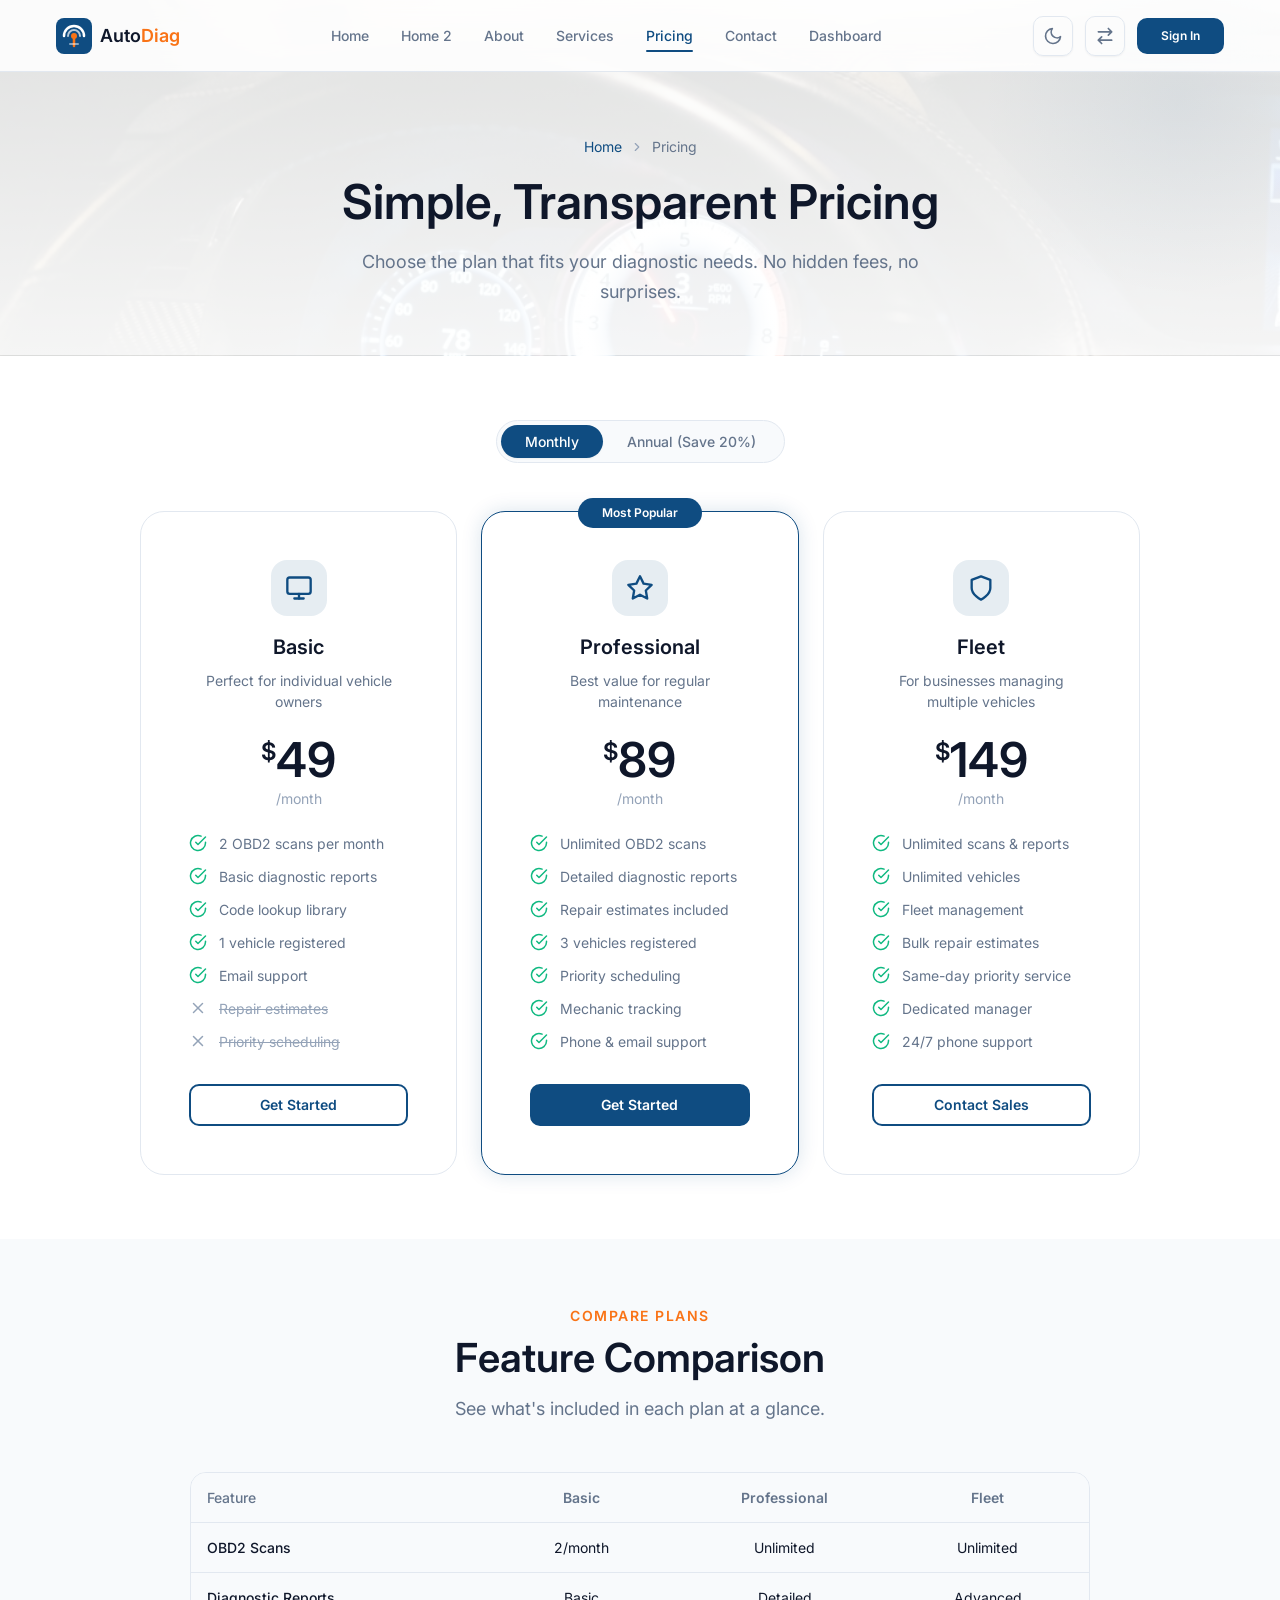
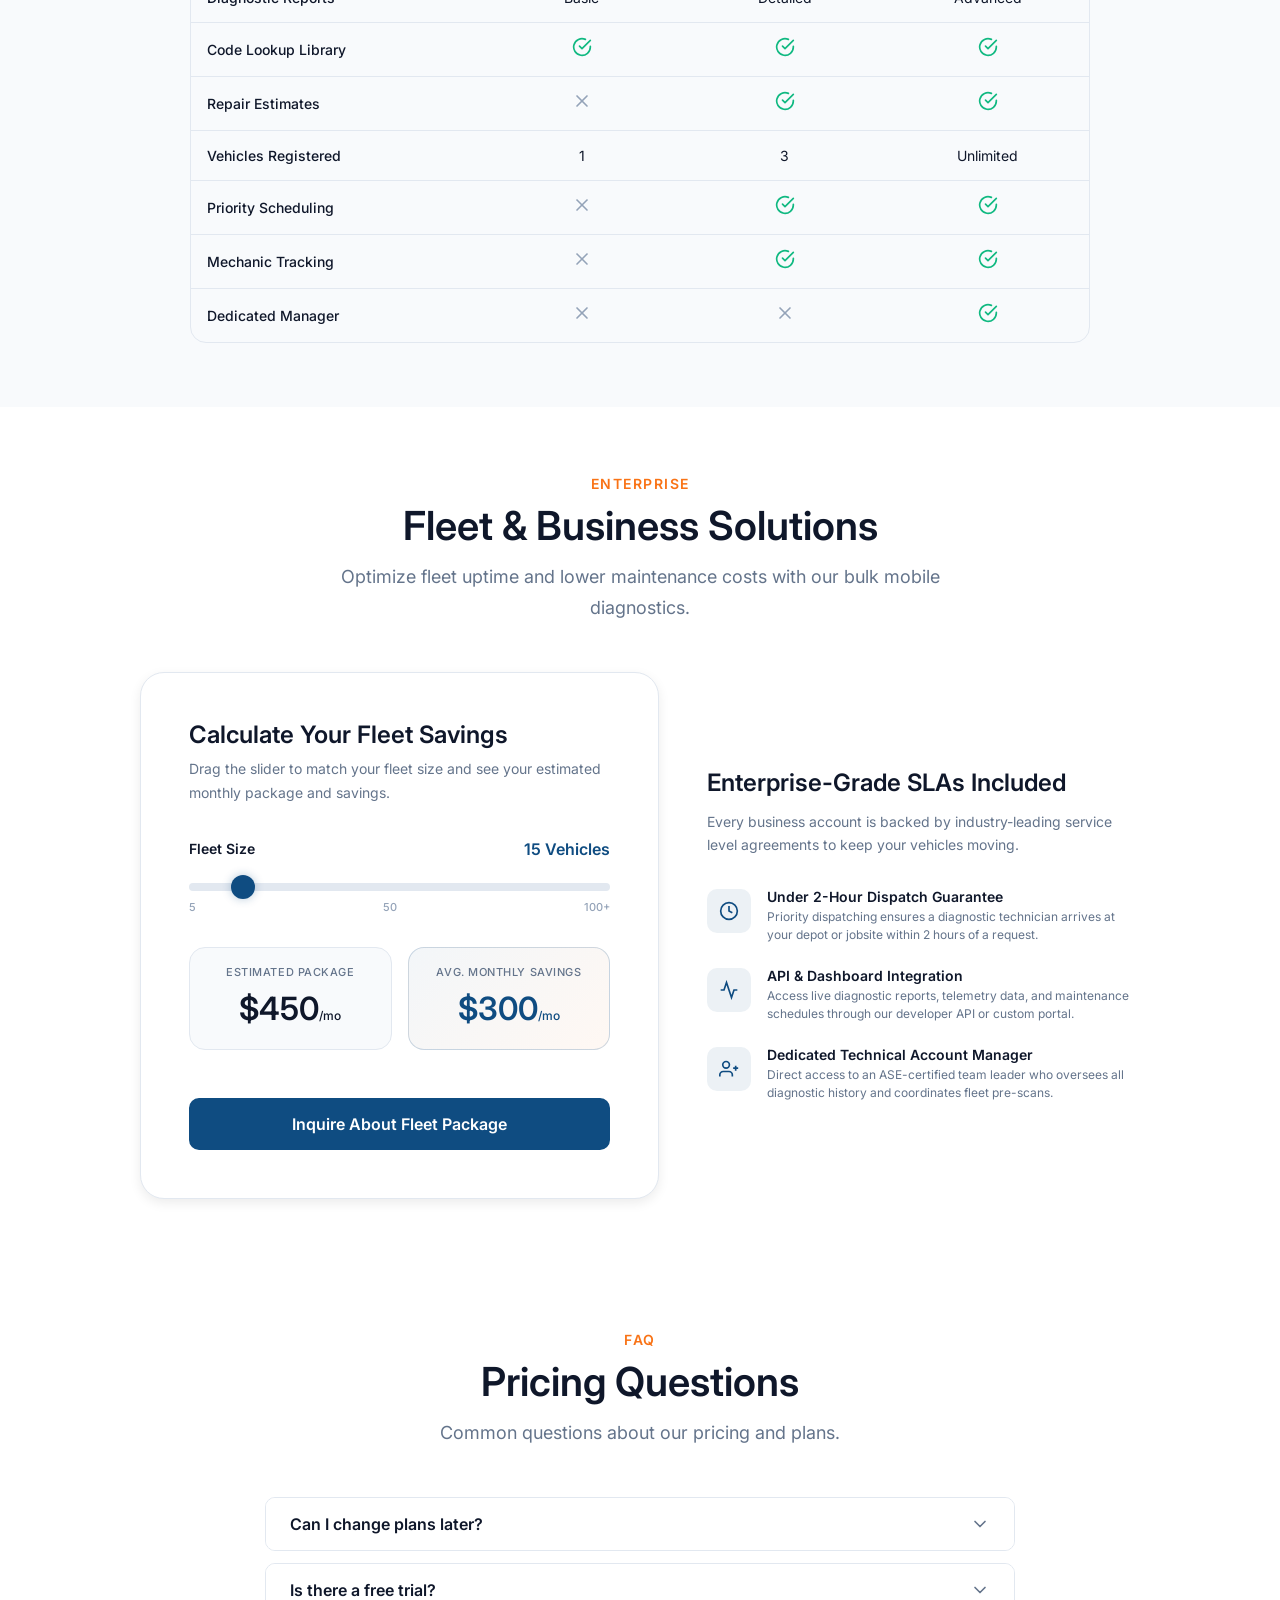
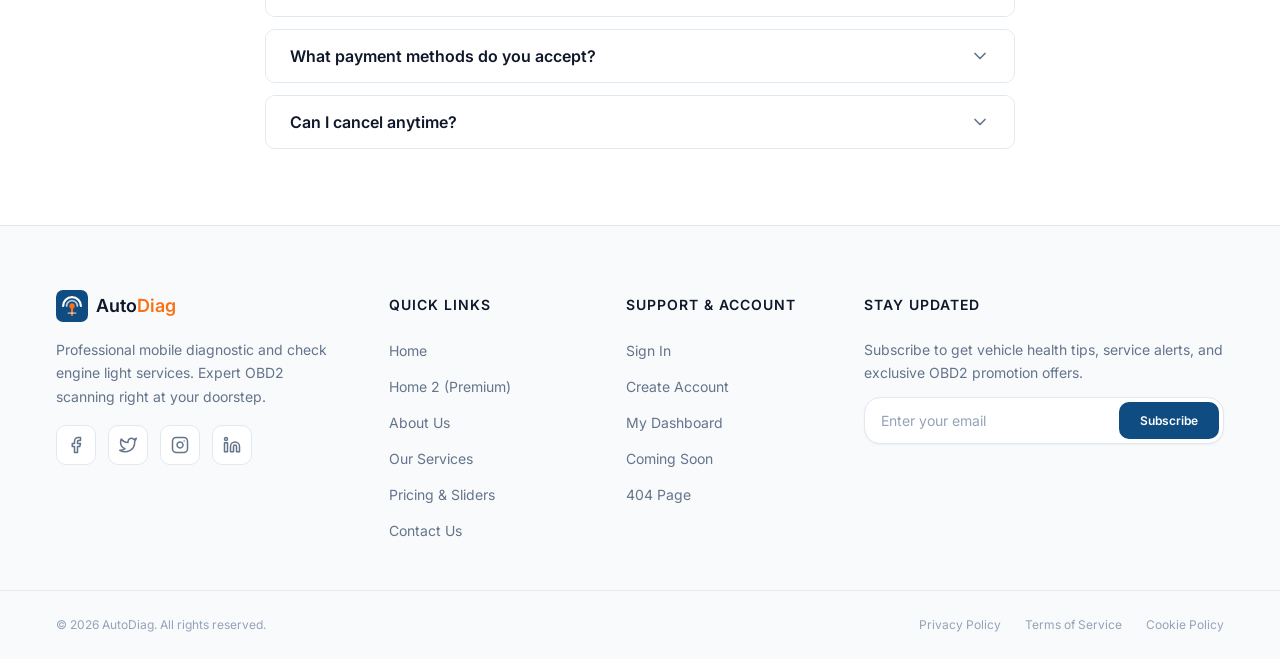
<file: pricing.html>
<!DOCTYPE html>
<html lang="en" dir="ltr" data-theme="light">
<head>
  <meta charset="UTF-8">
  <meta name="viewport" content="width=device-width, initial-scale=1.0">
  <title>Pricing Plans — AutoDiag</title>
  <meta name="description" content="Transparent pricing plans for mobile diagnostic services. Basic, Professional, and Fleet plans to suit your needs.">
  <link rel="icon" type="image/svg+xml" href="assets/favicon.svg">
  <link rel="stylesheet" href="css/variables.css">
  <link rel="stylesheet" href="css/base.css">
  <link rel="stylesheet" href="css/components.css">
  <link rel="stylesheet" href="css/animations.css">
  <link rel="stylesheet" href="css/navbar.css">
  <link rel="stylesheet" href="css/footer.css">
  <link rel="stylesheet" href="css/services.css">
  <link rel="stylesheet" href="css/pricing.css">
</head>
<body>
  <!-- NAVBAR -->
  <div id="navbar-container"></div>

  <main>
    <!-- PAGE HERO -->
    <section class="page-hero" id="pricing-hero">
      <div class="container">
        <div class="breadcrumb"><a href="index.html">Home</a><svg xmlns="http://www.w3.org/2000/svg" width="14" height="14" viewBox="0 0 24 24" fill="none" stroke="currentColor" stroke-width="2" stroke-linecap="round" stroke-linejoin="round"><polyline points="9 18 15 12 9 6"/></svg><span>Pricing</span></div>
        <h1>Simple, Transparent Pricing</h1>
        <p>Choose the plan that fits your diagnostic needs. No hidden fees, no surprises.</p>
      </div>
    </section>

    <!-- PRICING CARDS -->
    <section class="section" id="pricing-cards">
      <div class="container">
        <div class="pricing-toggle">
          <div class="toggle-group">
            <button class="toggle-option active" data-period="monthly">Monthly</button>
            <button class="toggle-option" data-period="annual">Annual (Save 20%)</button>
          </div>
        </div>
        <div class="pricing-grid">
          <!-- Basic -->
          <div class="pricing-card anim-fade-up anim-delay-1">
            <div class="plan-icon" style="background: rgba(var(--clr-primary-rgb), 0.1); color: var(--clr-primary);">
              <svg xmlns="http://www.w3.org/2000/svg" width="28" height="28" viewBox="0 0 24 24" fill="none" stroke="currentColor" stroke-width="2" stroke-linecap="round" stroke-linejoin="round"><rect x="2" y="3" width="20" height="14" rx="2" ry="2"/><line x1="8" y1="21" x2="16" y2="21"/><line x1="12" y1="17" x2="12" y2="21"/></svg>
            </div>
            <div class="plan-name">Basic</div>
            <div class="plan-desc">Perfect for individual vehicle owners</div>
            <div class="plan-price">
              <span class="price"><span class="price-currency">$</span><span data-monthly="49" data-annual="39">49</span></span>
              <span class="price-period">/month</span>
            </div>
            <ul class="plan-features">
              <li><svg xmlns="http://www.w3.org/2000/svg" width="18" height="18" viewBox="0 0 24 24" fill="none" stroke="currentColor" stroke-width="2" stroke-linecap="round" stroke-linejoin="round"><path d="M22 11.08V12a10 10 0 1 1-5.93-9.14"/><polyline points="22 4 12 14.01 9 11.01"/></svg>2 OBD2 scans per month</li>
              <li><svg xmlns="http://www.w3.org/2000/svg" width="18" height="18" viewBox="0 0 24 24" fill="none" stroke="currentColor" stroke-width="2" stroke-linecap="round" stroke-linejoin="round"><path d="M22 11.08V12a10 10 0 1 1-5.93-9.14"/><polyline points="22 4 12 14.01 9 11.01"/></svg>Basic diagnostic reports</li>
              <li><svg xmlns="http://www.w3.org/2000/svg" width="18" height="18" viewBox="0 0 24 24" fill="none" stroke="currentColor" stroke-width="2" stroke-linecap="round" stroke-linejoin="round"><path d="M22 11.08V12a10 10 0 1 1-5.93-9.14"/><polyline points="22 4 12 14.01 9 11.01"/></svg>Code lookup library</li>
              <li><svg xmlns="http://www.w3.org/2000/svg" width="18" height="18" viewBox="0 0 24 24" fill="none" stroke="currentColor" stroke-width="2" stroke-linecap="round" stroke-linejoin="round"><path d="M22 11.08V12a10 10 0 1 1-5.93-9.14"/><polyline points="22 4 12 14.01 9 11.01"/></svg>1 vehicle registered</li>
              <li><svg xmlns="http://www.w3.org/2000/svg" width="18" height="18" viewBox="0 0 24 24" fill="none" stroke="currentColor" stroke-width="2" stroke-linecap="round" stroke-linejoin="round"><path d="M22 11.08V12a10 10 0 1 1-5.93-9.14"/><polyline points="22 4 12 14.01 9 11.01"/></svg>Email support</li>
              <li class="disabled"><svg xmlns="http://www.w3.org/2000/svg" width="18" height="18" viewBox="0 0 24 24" fill="none" stroke="currentColor" stroke-width="2" stroke-linecap="round" stroke-linejoin="round"><line x1="18" y1="6" x2="6" y2="18"/><line x1="6" y1="6" x2="18" y2="18"/></svg>Repair estimates</li>
              <li class="disabled"><svg xmlns="http://www.w3.org/2000/svg" width="18" height="18" viewBox="0 0 24 24" fill="none" stroke="currentColor" stroke-width="2" stroke-linecap="round" stroke-linejoin="round"><line x1="18" y1="6" x2="6" y2="18"/><line x1="6" y1="6" x2="18" y2="18"/></svg>Priority scheduling</li>
            </ul>
            <a href="signup.html" class="btn btn-secondary" id="pricing-basic-cta">Get Started</a>
          </div>

          <!-- Professional (Popular) -->
          <div class="pricing-card popular anim-fade-up anim-delay-2">
            <span class="popular-badge">Most Popular</span>
            <div class="plan-icon" style="background: rgba(var(--clr-primary-rgb), 0.1); color: var(--clr-primary);">
              <svg xmlns="http://www.w3.org/2000/svg" width="28" height="28" viewBox="0 0 24 24" fill="none" stroke="currentColor" stroke-width="2" stroke-linecap="round" stroke-linejoin="round"><polygon points="12 2 15.09 8.26 22 9.27 17 14.14 18.18 21.02 12 17.77 5.82 21.02 7 14.14 2 9.27 8.91 8.26 12 2"/></svg>
            </div>
            <div class="plan-name">Professional</div>
            <div class="plan-desc">Best value for regular maintenance</div>
            <div class="plan-price">
              <span class="price"><span class="price-currency">$</span><span data-monthly="89" data-annual="71">89</span></span>
              <span class="price-period">/month</span>
            </div>
            <ul class="plan-features">
              <li><svg xmlns="http://www.w3.org/2000/svg" width="18" height="18" viewBox="0 0 24 24" fill="none" stroke="currentColor" stroke-width="2" stroke-linecap="round" stroke-linejoin="round"><path d="M22 11.08V12a10 10 0 1 1-5.93-9.14"/><polyline points="22 4 12 14.01 9 11.01"/></svg>Unlimited OBD2 scans</li>
              <li><svg xmlns="http://www.w3.org/2000/svg" width="18" height="18" viewBox="0 0 24 24" fill="none" stroke="currentColor" stroke-width="2" stroke-linecap="round" stroke-linejoin="round"><path d="M22 11.08V12a10 10 0 1 1-5.93-9.14"/><polyline points="22 4 12 14.01 9 11.01"/></svg>Detailed diagnostic reports</li>
              <li><svg xmlns="http://www.w3.org/2000/svg" width="18" height="18" viewBox="0 0 24 24" fill="none" stroke="currentColor" stroke-width="2" stroke-linecap="round" stroke-linejoin="round"><path d="M22 11.08V12a10 10 0 1 1-5.93-9.14"/><polyline points="22 4 12 14.01 9 11.01"/></svg>Repair estimates included</li>
              <li><svg xmlns="http://www.w3.org/2000/svg" width="18" height="18" viewBox="0 0 24 24" fill="none" stroke="currentColor" stroke-width="2" stroke-linecap="round" stroke-linejoin="round"><path d="M22 11.08V12a10 10 0 1 1-5.93-9.14"/><polyline points="22 4 12 14.01 9 11.01"/></svg>3 vehicles registered</li>
              <li><svg xmlns="http://www.w3.org/2000/svg" width="18" height="18" viewBox="0 0 24 24" fill="none" stroke="currentColor" stroke-width="2" stroke-linecap="round" stroke-linejoin="round"><path d="M22 11.08V12a10 10 0 1 1-5.93-9.14"/><polyline points="22 4 12 14.01 9 11.01"/></svg>Priority scheduling</li>
              <li><svg xmlns="http://www.w3.org/2000/svg" width="18" height="18" viewBox="0 0 24 24" fill="none" stroke="currentColor" stroke-width="2" stroke-linecap="round" stroke-linejoin="round"><path d="M22 11.08V12a10 10 0 1 1-5.93-9.14"/><polyline points="22 4 12 14.01 9 11.01"/></svg>Mechanic tracking</li>
              <li><svg xmlns="http://www.w3.org/2000/svg" width="18" height="18" viewBox="0 0 24 24" fill="none" stroke="currentColor" stroke-width="2" stroke-linecap="round" stroke-linejoin="round"><path d="M22 11.08V12a10 10 0 1 1-5.93-9.14"/><polyline points="22 4 12 14.01 9 11.01"/></svg>Phone &amp; email support</li>
            </ul>
            <a href="signup.html" class="btn btn-primary" id="pricing-pro-cta">Get Started</a>
          </div>

          <!-- Fleet -->
          <div class="pricing-card anim-fade-up anim-delay-3">
            <div class="plan-icon" style="background: rgba(var(--clr-primary-rgb), 0.1); color: var(--clr-primary);">
              <svg xmlns="http://www.w3.org/2000/svg" width="28" height="28" viewBox="0 0 24 24" fill="none" stroke="currentColor" stroke-width="2" stroke-linecap="round" stroke-linejoin="round"><path d="M12 22s8-4 8-10V5l-8-3-8 3v7c0 6 8 10 8 10z"/></svg>
            </div>
            <div class="plan-name">Fleet</div>
            <div class="plan-desc">For businesses managing multiple vehicles</div>
            <div class="plan-price">
              <span class="price"><span class="price-currency">$</span><span data-monthly="149" data-annual="119">149</span></span>
              <span class="price-period">/month</span>
            </div>
            <ul class="plan-features">
              <li><svg xmlns="http://www.w3.org/2000/svg" width="18" height="18" viewBox="0 0 24 24" fill="none" stroke="currentColor" stroke-width="2" stroke-linecap="round" stroke-linejoin="round"><path d="M22 11.08V12a10 10 0 1 1-5.93-9.14"/><polyline points="22 4 12 14.01 9 11.01"/></svg>Unlimited scans &amp; reports</li>
              <li><svg xmlns="http://www.w3.org/2000/svg" width="18" height="18" viewBox="0 0 24 24" fill="none" stroke="currentColor" stroke-width="2" stroke-linecap="round" stroke-linejoin="round"><path d="M22 11.08V12a10 10 0 1 1-5.93-9.14"/><polyline points="22 4 12 14.01 9 11.01"/></svg>Unlimited vehicles</li>
              <li><svg xmlns="http://www.w3.org/2000/svg" width="18" height="18" viewBox="0 0 24 24" fill="none" stroke="currentColor" stroke-width="2" stroke-linecap="round" stroke-linejoin="round"><path d="M22 11.08V12a10 10 0 1 1-5.93-9.14"/><polyline points="22 4 12 14.01 9 11.01"/></svg>Fleet management </li>
              <li><svg xmlns="http://www.w3.org/2000/svg" width="18" height="18" viewBox="0 0 24 24" fill="none" stroke="currentColor" stroke-width="2" stroke-linecap="round" stroke-linejoin="round"><path d="M22 11.08V12a10 10 0 1 1-5.93-9.14"/><polyline points="22 4 12 14.01 9 11.01"/></svg>Bulk repair estimates</li>
              <li><svg xmlns="http://www.w3.org/2000/svg" width="18" height="18" viewBox="0 0 24 24" fill="none" stroke="currentColor" stroke-width="2" stroke-linecap="round" stroke-linejoin="round"><path d="M22 11.08V12a10 10 0 1 1-5.93-9.14"/><polyline points="22 4 12 14.01 9 11.01"/></svg>Same-day priority service</li>
              <li><svg xmlns="http://www.w3.org/2000/svg" width="18" height="18" viewBox="0 0 24 24" fill="none" stroke="currentColor" stroke-width="2" stroke-linecap="round" stroke-linejoin="round"><path d="M22 11.08V12a10 10 0 1 1-5.93-9.14"/><polyline points="22 4 12 14.01 9 11.01"/></svg>Dedicated manager</li>
              <li><svg xmlns="http://www.w3.org/2000/svg" width="18" height="18" viewBox="0 0 24 24" fill="none" stroke="currentColor" stroke-width="2" stroke-linecap="round" stroke-linejoin="round"><path d="M22 11.08V12a10 10 0 1 1-5.93-9.14"/><polyline points="22 4 12 14.01 9 11.01"/></svg>24/7 phone support</li>
            </ul>
            <a href="signup.html" class="btn btn-secondary" id="pricing-fleet-cta">Contact Sales</a>
          </div>
        </div>
      </div>
    </section>

    <!-- COMPARISON TABLE -->
    <section class="comparison-section section" id="comparison">
      <div class="container">
        <div class="section-header anim-fade-up">
          <span class="section-label">Compare Plans</span>
          <h2>Feature Comparison</h2>
          <p>See what's included in each plan at a glance.</p>
        </div>
        <div class="comparison-table anim-fade-up">
          <div class="table-wrapper">
            <table class="table">
              <thead>
                <tr><th>Feature</th><th>Basic</th><th><span class="hide-mobile">Professional</span><span class="show-mobile">Pro</span></th><th>Fleet</th></tr>
              </thead>
              <tbody>
                <tr><td>OBD2 Scans</td><td>2/month</td><td>Unlimited</td><td>Unlimited</td></tr>
                <tr><td>Diagnostic Reports</td><td>Basic</td><td>Detailed</td><td>Advanced</td></tr>
                <tr><td>Code Lookup Library</td><td><svg class="check-icon" xmlns="http://www.w3.org/2000/svg" width="20" height="20" viewBox="0 0 24 24" fill="none" stroke="currentColor" stroke-width="2" stroke-linecap="round" stroke-linejoin="round"><path d="M22 11.08V12a10 10 0 1 1-5.93-9.14"/><polyline points="22 4 12 14.01 9 11.01"/></svg></td><td><svg class="check-icon" xmlns="http://www.w3.org/2000/svg" width="20" height="20" viewBox="0 0 24 24" fill="none" stroke="currentColor" stroke-width="2" stroke-linecap="round" stroke-linejoin="round"><path d="M22 11.08V12a10 10 0 1 1-5.93-9.14"/><polyline points="22 4 12 14.01 9 11.01"/></svg></td><td><svg class="check-icon" xmlns="http://www.w3.org/2000/svg" width="20" height="20" viewBox="0 0 24 24" fill="none" stroke="currentColor" stroke-width="2" stroke-linecap="round" stroke-linejoin="round"><path d="M22 11.08V12a10 10 0 1 1-5.93-9.14"/><polyline points="22 4 12 14.01 9 11.01"/></svg></td></tr>
                <tr><td>Repair Estimates</td><td><svg class="cross-icon" xmlns="http://www.w3.org/2000/svg" width="20" height="20" viewBox="0 0 24 24" fill="none" stroke="currentColor" stroke-width="2" stroke-linecap="round" stroke-linejoin="round"><line x1="18" y1="6" x2="6" y2="18"/><line x1="6" y1="6" x2="18" y2="18"/></svg></td><td><svg class="check-icon" xmlns="http://www.w3.org/2000/svg" width="20" height="20" viewBox="0 0 24 24" fill="none" stroke="currentColor" stroke-width="2" stroke-linecap="round" stroke-linejoin="round"><path d="M22 11.08V12a10 10 0 1 1-5.93-9.14"/><polyline points="22 4 12 14.01 9 11.01"/></svg></td><td><svg class="check-icon" xmlns="http://www.w3.org/2000/svg" width="20" height="20" viewBox="0 0 24 24" fill="none" stroke="currentColor" stroke-width="2" stroke-linecap="round" stroke-linejoin="round"><path d="M22 11.08V12a10 10 0 1 1-5.93-9.14"/><polyline points="22 4 12 14.01 9 11.01"/></svg></td></tr>
                <tr><td>Vehicles Registered</td><td>1</td><td>3</td><td>Unlimited</td></tr>
                <tr><td>Priority Scheduling</td><td><svg class="cross-icon" xmlns="http://www.w3.org/2000/svg" width="20" height="20" viewBox="0 0 24 24" fill="none" stroke="currentColor" stroke-width="2" stroke-linecap="round" stroke-linejoin="round"><line x1="18" y1="6" x2="6" y2="18"/><line x1="6" y1="6" x2="18" y2="18"/></svg></td><td><svg class="check-icon" xmlns="http://www.w3.org/2000/svg" width="20" height="20" viewBox="0 0 24 24" fill="none" stroke="currentColor" stroke-width="2" stroke-linecap="round" stroke-linejoin="round"><path d="M22 11.08V12a10 10 0 1 1-5.93-9.14"/><polyline points="22 4 12 14.01 9 11.01"/></svg></td><td><svg class="check-icon" xmlns="http://www.w3.org/2000/svg" width="20" height="20" viewBox="0 0 24 24" fill="none" stroke="currentColor" stroke-width="2" stroke-linecap="round" stroke-linejoin="round"><path d="M22 11.08V12a10 10 0 1 1-5.93-9.14"/><polyline points="22 4 12 14.01 9 11.01"/></svg></td></tr>
                <tr><td>Mechanic Tracking</td><td><svg class="cross-icon" xmlns="http://www.w3.org/2000/svg" width="20" height="20" viewBox="0 0 24 24" fill="none" stroke="currentColor" stroke-width="2" stroke-linecap="round" stroke-linejoin="round"><line x1="18" y1="6" x2="6" y2="18"/><line x1="6" y1="6" x2="18" y2="18"/></svg></td><td><svg class="check-icon" xmlns="http://www.w3.org/2000/svg" width="20" height="20" viewBox="0 0 24 24" fill="none" stroke="currentColor" stroke-width="2" stroke-linecap="round" stroke-linejoin="round"><path d="M22 11.08V12a10 10 0 1 1-5.93-9.14"/><polyline points="22 4 12 14.01 9 11.01"/></svg></td><td><svg class="check-icon" xmlns="http://www.w3.org/2000/svg" width="20" height="20" viewBox="0 0 24 24" fill="none" stroke="currentColor" stroke-width="2" stroke-linecap="round" stroke-linejoin="round"><path d="M22 11.08V12a10 10 0 1 1-5.93-9.14"/><polyline points="22 4 12 14.01 9 11.01"/></svg></td></tr>
                <tr><td>Dedicated Manager</td><td><svg class="cross-icon" xmlns="http://www.w3.org/2000/svg" width="20" height="20" viewBox="0 0 24 24" fill="none" stroke="currentColor" stroke-width="2" stroke-linecap="round" stroke-linejoin="round"><line x1="18" y1="6" x2="6" y2="18"/><line x1="6" y1="6" x2="18" y2="18"/></svg></td><td><svg class="cross-icon" xmlns="http://www.w3.org/2000/svg" width="20" height="20" viewBox="0 0 24 24" fill="none" stroke="currentColor" stroke-width="2" stroke-linecap="round" stroke-linejoin="round"><line x1="18" y1="6" x2="6" y2="18"/><line x1="6" y1="6" x2="18" y2="18"/></svg></td><td><svg class="check-icon" xmlns="http://www.w3.org/2000/svg" width="20" height="20" viewBox="0 0 24 24" fill="none" stroke="currentColor" stroke-width="2" stroke-linecap="round" stroke-linejoin="round"><path d="M22 11.08V12a10 10 0 1 1-5.93-9.14"/><polyline points="22 4 12 14.01 9 11.01"/></svg></td></tr>
              </tbody>
            </table>
          </div>
        </div>
      </div>
    </section>


    <!-- ========== FLEET DIAGNOSTICS SOLUTIONS ========== -->
    <section class="section" id="fleet-solutions" style="background: var(--clr-bg);">
      <div class="container">
        <div class="section-header anim-fade-up">
          <span class="section-label">Enterprise</span>
          <h2>Fleet &amp; Business Solutions</h2>
          <p>Optimize fleet uptime and lower maintenance costs with our bulk mobile diagnostics.</p>
        </div>

        <div class="fleet-calculator-grid anim-scale-in">
          <!-- Left: Slider / Calculator Panel -->
          <div class="calculator-panel">
            <h3>Calculate Your Fleet Savings</h3>
            <p class="panel-desc">Drag the slider to match your fleet size and see your estimated monthly package and savings.</p>
            
            <div class="calculator-slider-group">
              <div class="slider-header">
                <span>Fleet Size</span>
                <span class="fleet-size-val" id="fleet-size-val">15 Vehicles</span>
              </div>
              <input type="range" min="5" max="100" value="15" step="5" class="fleet-slider" id="fleet-size-slider">
              <div class="slider-labels">
                <span>5</span>
                <span>50</span>
                <span>100+</span>
              </div>
            </div>

            <div class="savings-display-grid">
              <div class="savings-card">
                <span class="savings-label">Estimated Package</span>
                <span class="savings-value" id="package-cost">$450<span style="font-size: var(--fs-xs); font-weight: var(--fw-medium);">/mo</span></span>
              </div>
              <div class="savings-card savings-highlight">
                <span class="savings-label">Avg. Monthly Savings</span>
                <span class="savings-value" id="savings-val">$300<span style="font-size: var(--fs-xs); font-weight: var(--fw-medium);">/mo</span></span>
              </div>
            </div>
            
            <a href="contact.html?subject=fleet" class="btn btn-primary btn-lg btn-block" style="margin-top: var(--space-lg);">Inquire About Fleet Package</a>
          </div>

          <!-- Right: SLAs / Features List -->
          <div class="fleet-info-panel">
            <h3>Enterprise-Grade SLAs Included</h3>
            <p>Every business account is backed by industry-leading service level agreements to keep your vehicles moving.</p>
            
            <div class="sla-list">
              <div class="sla-item">
                <div class="sla-icon">
                  <svg xmlns="http://www.w3.org/2000/svg" width="20" height="20" viewBox="0 0 24 24" fill="none" stroke="currentColor" stroke-width="2"><circle cx="12" cy="12" r="10"/><polyline points="12 6 12 12 16 14"/></svg>
                </div>
                <div>
                  <h4>Under 2-Hour Dispatch Guarantee</h4>
                  <p>Priority dispatching ensures a diagnostic technician arrives at your depot or jobsite within 2 hours of a request.</p>
                </div>
              </div>
              
              <div class="sla-item">
                <div class="sla-icon">
                  <svg xmlns="http://www.w3.org/2000/svg" width="20" height="20" viewBox="0 0 24 24" fill="none" stroke="currentColor" stroke-width="2"><path d="M22 12h-4l-3 9L9 3l-3 9H2"/></svg>
                </div>
                <div>
                  <h4>API &amp; Dashboard Integration</h4>
                  <p>Access live diagnostic reports, telemetry data, and maintenance schedules through our developer API or custom portal.</p>
                </div>
              </div>
              
              <div class="sla-item">
                <div class="sla-icon">
                  <svg xmlns="http://www.w3.org/2000/svg" width="20" height="20" viewBox="0 0 24 24" fill="none" stroke="currentColor" stroke-width="2"><path d="M16 21v-2a4 4 0 0 0-4-4H5a4 4 0 0 0-4 4v2"/><circle cx="8.5" cy="7" r="4"/><path d="M20 8v6M23 11h-6"/></svg>
                </div>
                <div>
                  <h4>Dedicated Technical Account Manager</h4>
                  <p>Direct access to an ASE-certified team leader who oversees all diagnostic history and coordinates fleet pre-scans.</p>
                </div>
              </div>
            </div>
          </div>
        </div>
      </div>
    </section>

    <!-- PRICING FAQ -->
    <section class="section" id="pricing-faq">
      <div class="container">
        <div class="section-header anim-fade-up"><span class="section-label">FAQ</span><h2>Pricing Questions</h2><p>Common questions about our pricing and plans.</p></div>
        <div class="pricing-faq">
          <div class="accordion-item"><button class="accordion-header">Can I change plans later?<svg class="accordion-icon" xmlns="http://www.w3.org/2000/svg" width="20" height="20" viewBox="0 0 24 24" fill="none" stroke="currentColor" stroke-width="2" stroke-linecap="round" stroke-linejoin="round"><polyline points="6 9 12 15 18 9"/></svg></button><div class="accordion-content"><div class="accordion-content-inner">Yes! You can upgrade or downgrade your plan at any time. When upgrading, the new features are available immediately. When downgrading, the change takes effect at the end of your billing cycle.</div></div></div>
          <div class="accordion-item"><button class="accordion-header">Is there a free trial?<svg class="accordion-icon" xmlns="http://www.w3.org/2000/svg" width="20" height="20" viewBox="0 0 24 24" fill="none" stroke="currentColor" stroke-width="2" stroke-linecap="round" stroke-linejoin="round"><polyline points="6 9 12 15 18 9"/></svg></button><div class="accordion-content"><div class="accordion-content-inner">We offer a 7-day free trial on all plans. You can explore all features before committing. No credit card required to start your trial.</div></div></div>
          <div class="accordion-item"><button class="accordion-header">What payment methods do you accept?<svg class="accordion-icon" xmlns="http://www.w3.org/2000/svg" width="20" height="20" viewBox="0 0 24 24" fill="none" stroke="currentColor" stroke-width="2" stroke-linecap="round" stroke-linejoin="round"><polyline points="6 9 12 15 18 9"/></svg></button><div class="accordion-content"><div class="accordion-content-inner">We accept all major credit cards (Visa, MasterCard, American Express), PayPal, and bank transfers for Fleet plans. All payments are processed securely.</div></div></div>
          <div class="accordion-item"><button class="accordion-header">Can I cancel anytime?<svg class="accordion-icon" xmlns="http://www.w3.org/2000/svg" width="20" height="20" viewBox="0 0 24 24" fill="none" stroke="currentColor" stroke-width="2" stroke-linecap="round" stroke-linejoin="round"><polyline points="6 9 12 15 18 9"/></svg></button><div class="accordion-content"><div class="accordion-content-inner">Absolutely. There are no long-term contracts. You can cancel your subscription at any time, and you'll retain access until the end of your current billing period.</div></div></div>
        </div>
      </div>
    </section>
  </main>

  <!-- FOOTER -->
  <div id="footer-container"></div>

  <script src="js/theme.js"></script>
  <script src="js/rtl.js"></script>
  <script src="js/components.js"></script>
  <script src="js/animations.js"></script>
  <script src="js/pricing.js"></script>
</body>
</html>
</file>
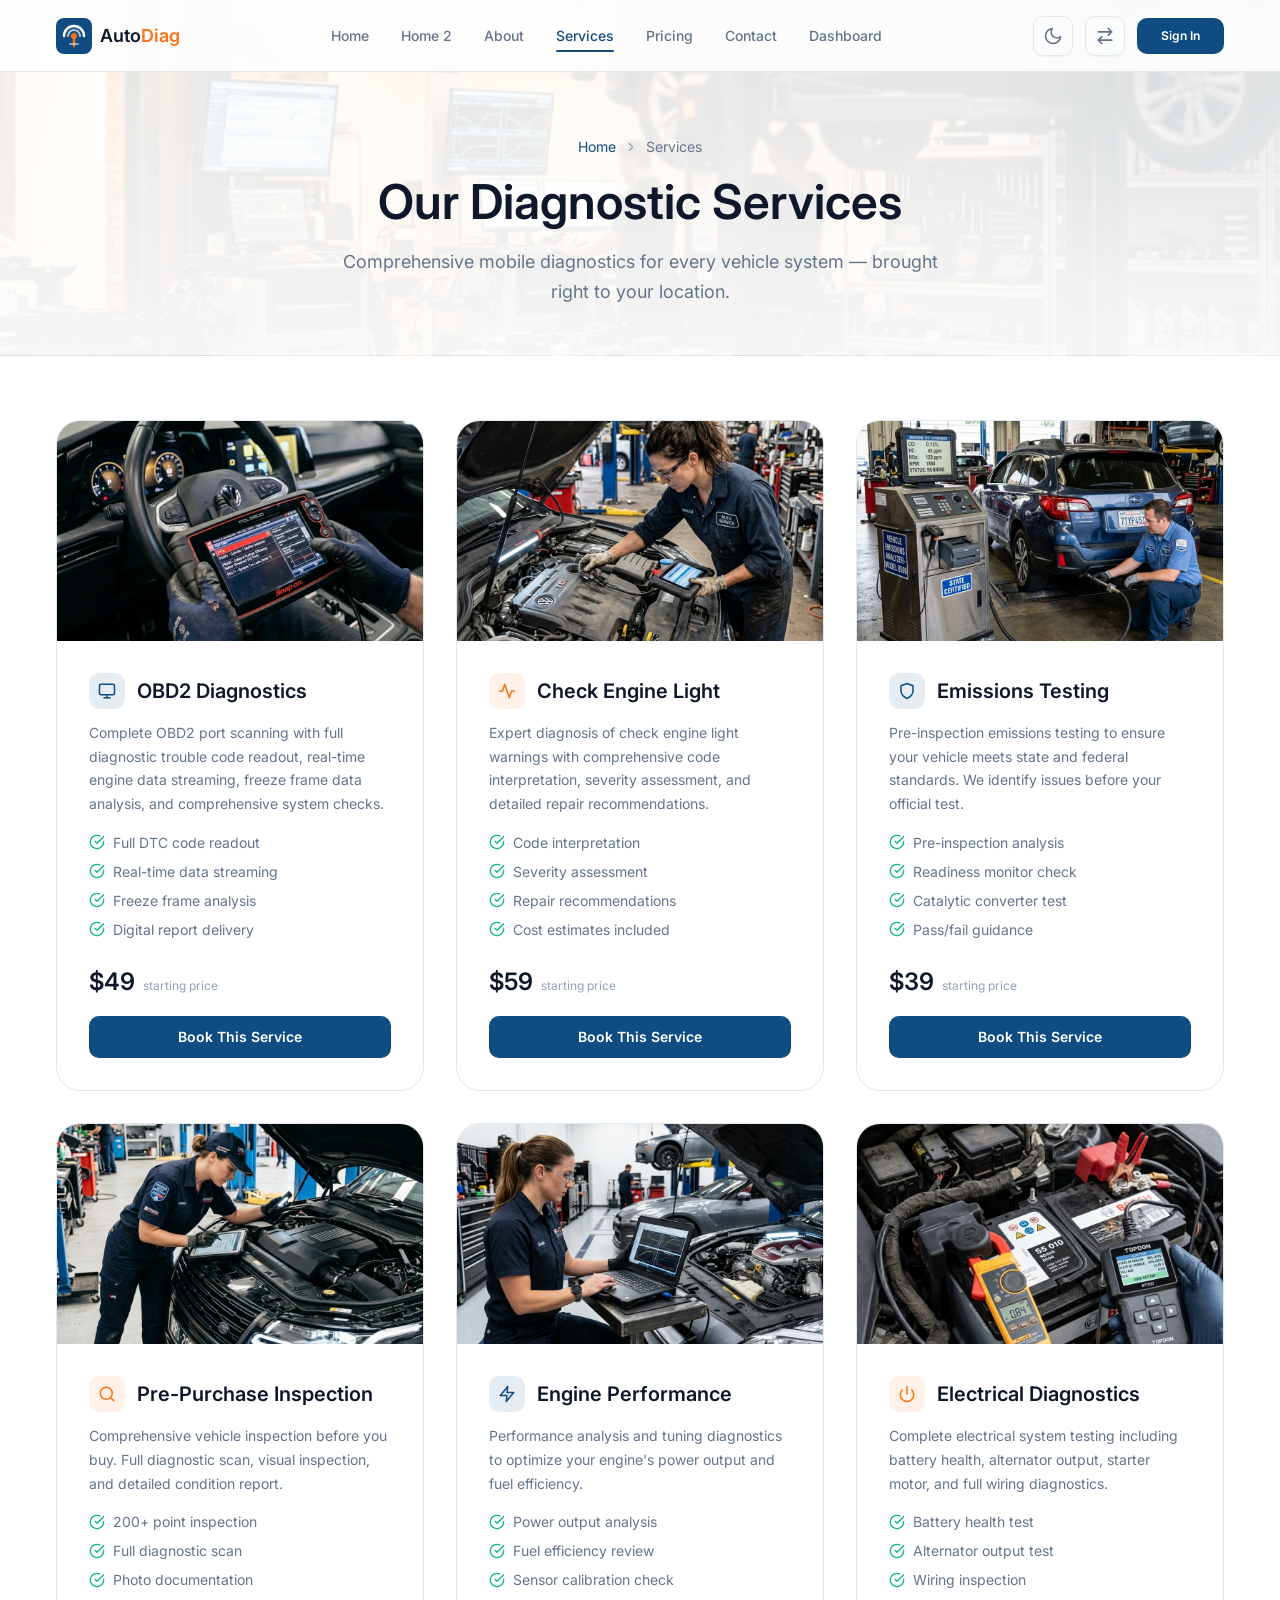
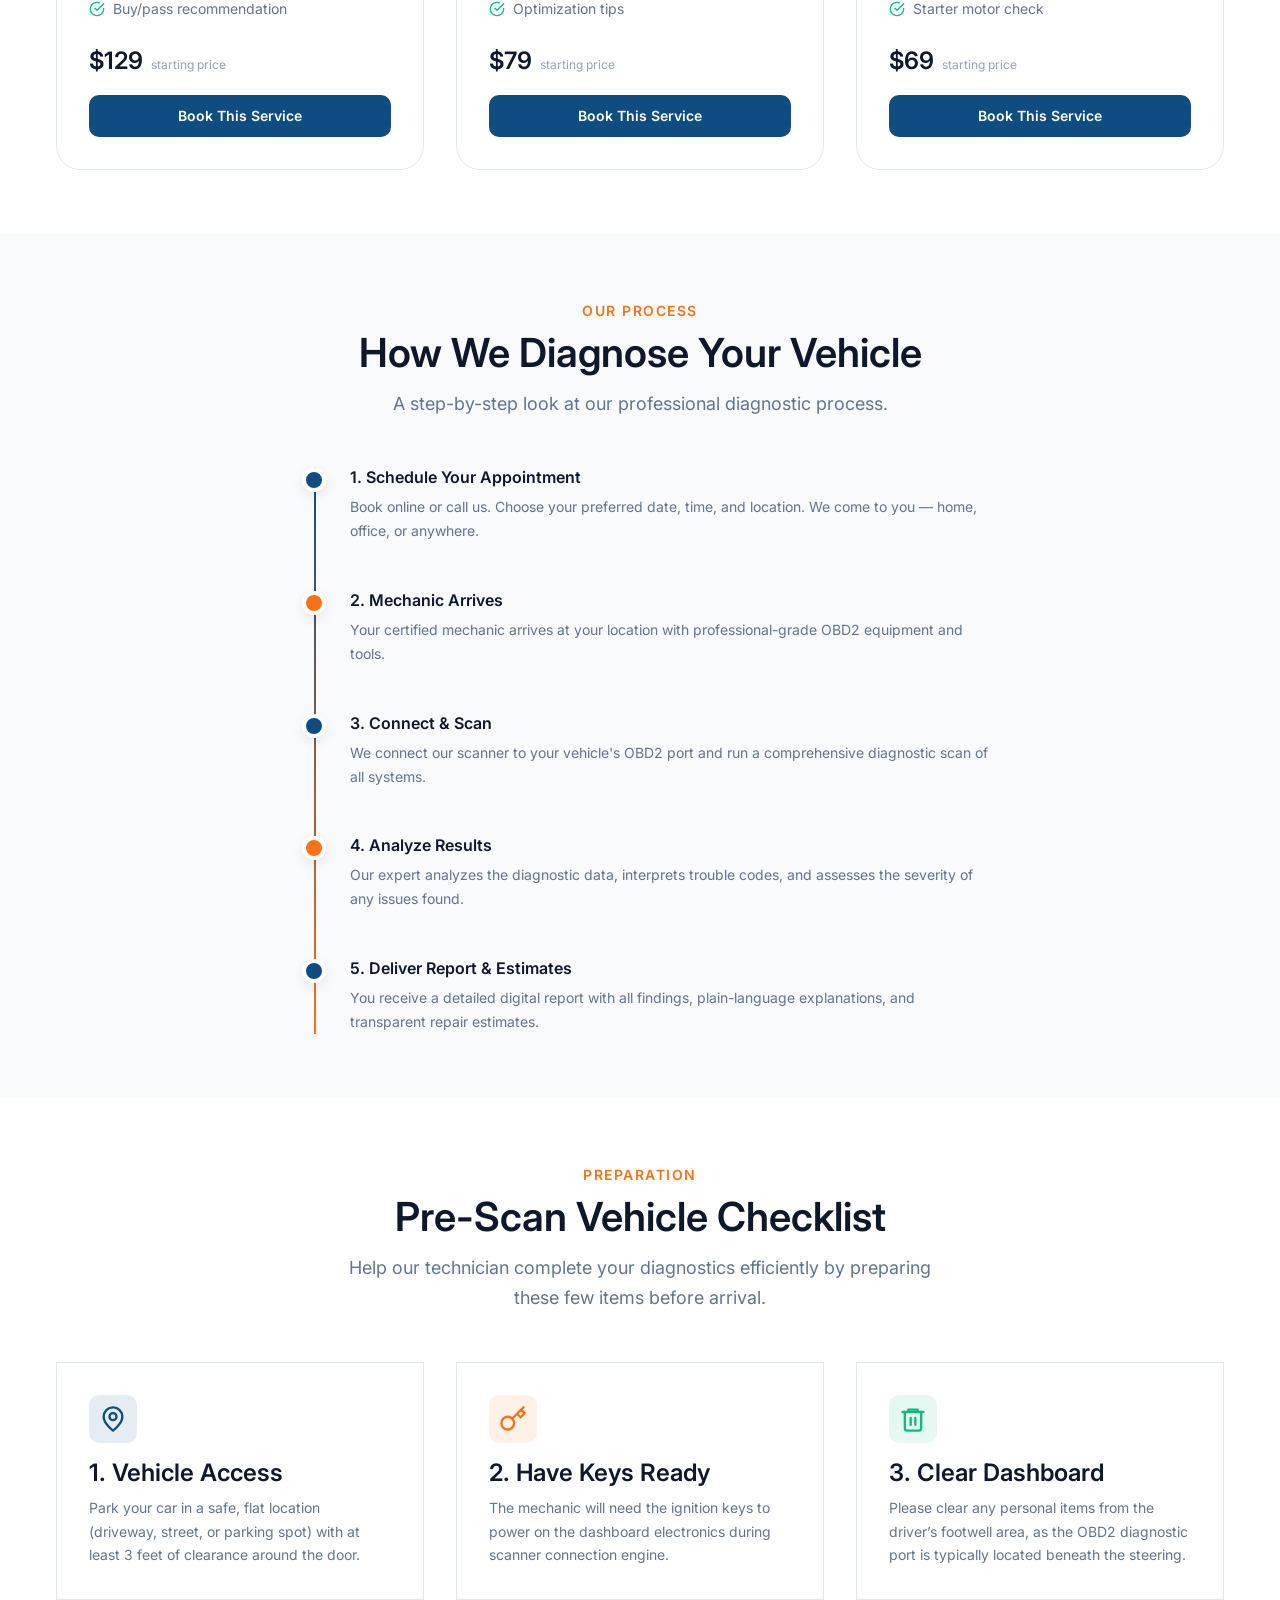
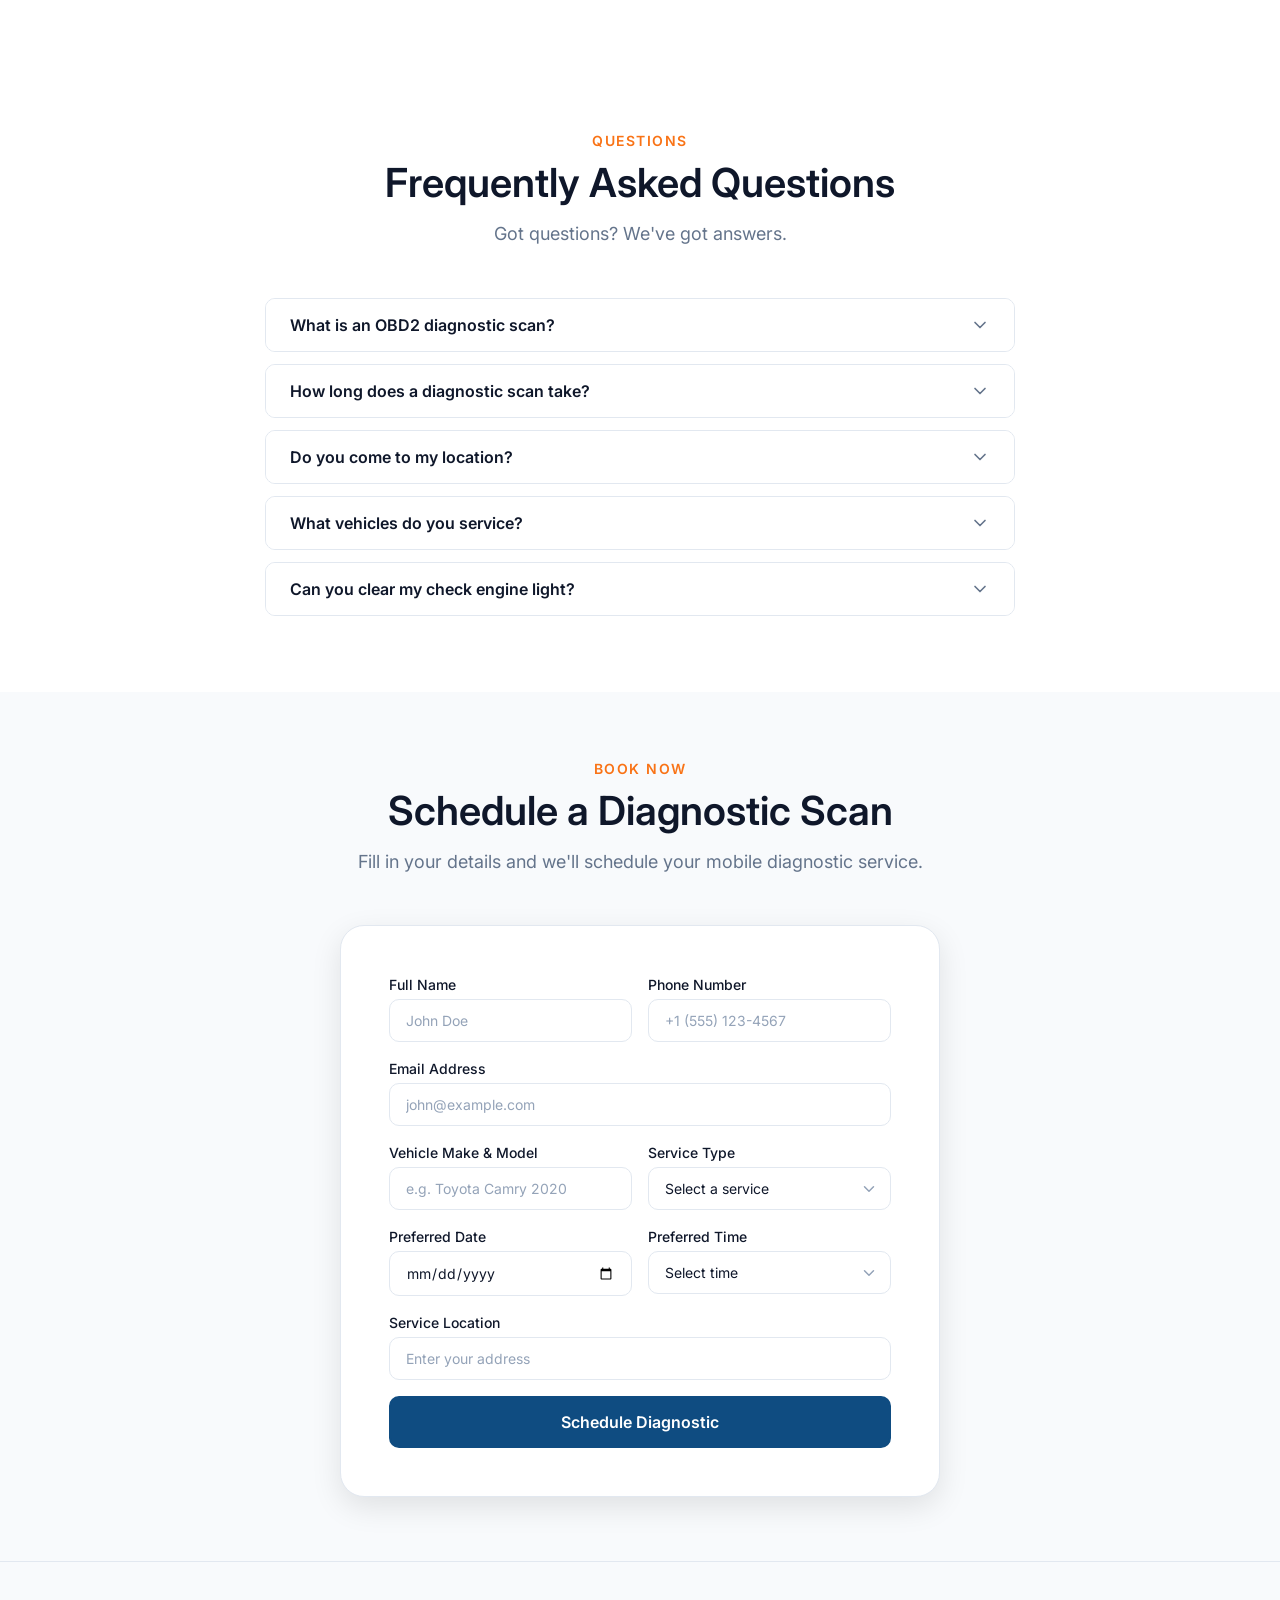
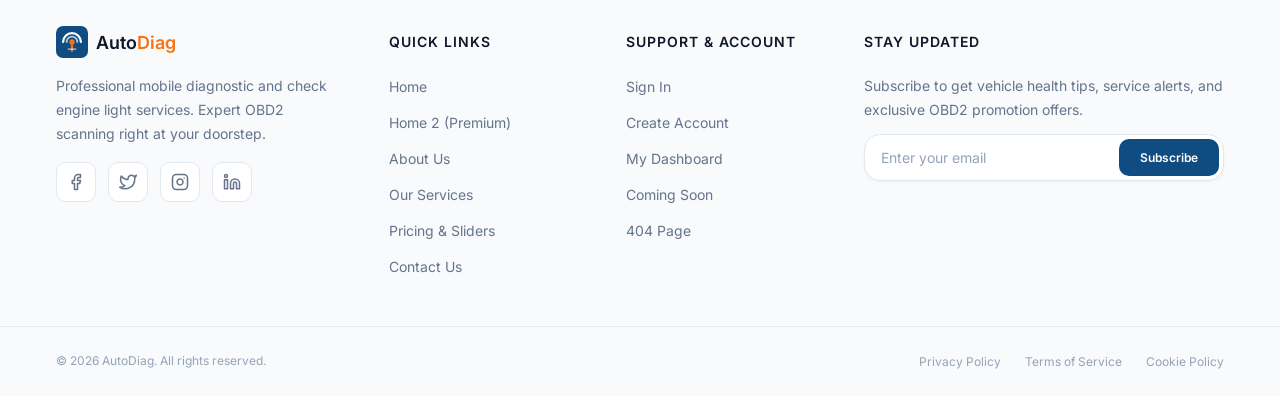
<file: services.html>
<!DOCTYPE html>
<html lang="en" dir="ltr" data-theme="light">
<head>
  <meta charset="UTF-8">
  <meta name="viewport" content="width=device-width, initial-scale=1.0">
  <title>Our Diagnostic Services — AutoDiag</title>
  <meta name="description" content="Comprehensive mobile diagnostic services including OBD2 scanning, check engine light diagnosis, emissions testing, pre-purchase inspections, and more.">
  <link rel="icon" type="image/svg+xml" href="assets/favicon.svg">
  <link rel="stylesheet" href="css/variables.css">
  <link rel="stylesheet" href="css/base.css">
  <link rel="stylesheet" href="css/components.css">
  <link rel="stylesheet" href="css/animations.css">
  <link rel="stylesheet" href="css/navbar.css">
  <link rel="stylesheet" href="css/footer.css">
  <link rel="stylesheet" href="css/services.css">
</head>
<body>

  <!-- NAVBAR (same as index.html) -->
  <div id="navbar-container"></div>

  <main>
    <!-- PAGE HERO -->
    <section class="page-hero" id="services-hero">
      <div class="container">
        <div class="breadcrumb"><a href="index.html">Home</a><svg xmlns="http://www.w3.org/2000/svg" width="14" height="14" viewBox="0 0 24 24" fill="none" stroke="currentColor" stroke-width="2" stroke-linecap="round" stroke-linejoin="round"><polyline points="9 18 15 12 9 6"/></svg><span>Services</span></div>
        <h1>Our Diagnostic Services</h1>
        <p>Comprehensive mobile diagnostics for every vehicle system — brought right to your location.</p>
      </div>
    </section>

    <!-- SERVICE DETAIL CARDS -->
    <section class="section" id="service-cards">
      <div class="container">
        <div class="service-detail-grid">
          <div class="service-detail-card anim-fade-up anim-delay-1">
            <img src="assets/images/service-obd2-services.png" alt="OBD2 Diagnostic Scanning" class="card-image" loading="lazy">
            <div class="card-body">
              <h3><span class="card-icon-sm" style="background: rgba(var(--clr-primary-rgb), 0.1); color: var(--clr-primary);"><svg xmlns="http://www.w3.org/2000/svg" width="18" height="18" viewBox="0 0 24 24" fill="none" stroke="currentColor" stroke-width="2" stroke-linecap="round" stroke-linejoin="round"><rect x="2" y="3" width="20" height="14" rx="2" ry="2"/><line x1="8" y1="21" x2="16" y2="21"/><line x1="12" y1="17" x2="12" y2="21"/></svg></span>OBD2 Diagnostics</h3>
              <p>Complete OBD2 port scanning with full diagnostic trouble code readout, real-time engine data streaming, freeze frame data analysis, and comprehensive system checks.</p>
              <ul class="card-features">
                <li><svg xmlns="http://www.w3.org/2000/svg" width="16" height="16" viewBox="0 0 24 24" fill="none" stroke="currentColor" stroke-width="2" stroke-linecap="round" stroke-linejoin="round"><path d="M22 11.08V12a10 10 0 1 1-5.93-9.14"/><polyline points="22 4 12 14.01 9 11.01"/></svg>Full DTC code readout</li>
                <li><svg xmlns="http://www.w3.org/2000/svg" width="16" height="16" viewBox="0 0 24 24" fill="none" stroke="currentColor" stroke-width="2" stroke-linecap="round" stroke-linejoin="round"><path d="M22 11.08V12a10 10 0 1 1-5.93-9.14"/><polyline points="22 4 12 14.01 9 11.01"/></svg>Real-time data streaming</li>
                <li><svg xmlns="http://www.w3.org/2000/svg" width="16" height="16" viewBox="0 0 24 24" fill="none" stroke="currentColor" stroke-width="2" stroke-linecap="round" stroke-linejoin="round"><path d="M22 11.08V12a10 10 0 1 1-5.93-9.14"/><polyline points="22 4 12 14.01 9 11.01"/></svg>Freeze frame analysis</li>
                <li><svg xmlns="http://www.w3.org/2000/svg" width="16" height="16" viewBox="0 0 24 24" fill="none" stroke="currentColor" stroke-width="2" stroke-linecap="round" stroke-linejoin="round"><path d="M22 11.08V12a10 10 0 1 1-5.93-9.14"/><polyline points="22 4 12 14.01 9 11.01"/></svg>Digital report delivery</li>
              </ul>
              <div class="card-price"><span class="price">$49</span><span class="price-note">starting price</span></div>
              <a href="#book" class="btn btn-primary btn-block">Book This Service</a>
            </div>
          </div>

          <div class="service-detail-card anim-fade-up anim-delay-2">
            <img src="assets/images/service-engine-services.png" alt="Check Engine Light Service" class="card-image" loading="lazy">
            <div class="card-body">
              <h3><span class="card-icon-sm" style="background: rgba(var(--clr-secondary-rgb), 0.1); color: var(--clr-secondary);"><svg xmlns="http://www.w3.org/2000/svg" width="18" height="18" viewBox="0 0 24 24" fill="none" stroke="currentColor" stroke-width="2" stroke-linecap="round" stroke-linejoin="round"><polyline points="22 12 18 12 15 21 9 3 6 12 2 12"/></svg></span>Check Engine Light</h3>
              <p>Expert diagnosis of check engine light warnings with comprehensive code interpretation, severity assessment, and detailed repair recommendations.</p>
              <ul class="card-features">
                <li><svg xmlns="http://www.w3.org/2000/svg" width="16" height="16" viewBox="0 0 24 24" fill="none" stroke="currentColor" stroke-width="2" stroke-linecap="round" stroke-linejoin="round"><path d="M22 11.08V12a10 10 0 1 1-5.93-9.14"/><polyline points="22 4 12 14.01 9 11.01"/></svg>Code interpretation</li>
                <li><svg xmlns="http://www.w3.org/2000/svg" width="16" height="16" viewBox="0 0 24 24" fill="none" stroke="currentColor" stroke-width="2" stroke-linecap="round" stroke-linejoin="round"><path d="M22 11.08V12a10 10 0 1 1-5.93-9.14"/><polyline points="22 4 12 14.01 9 11.01"/></svg>Severity assessment</li>
                <li><svg xmlns="http://www.w3.org/2000/svg" width="16" height="16" viewBox="0 0 24 24" fill="none" stroke="currentColor" stroke-width="2" stroke-linecap="round" stroke-linejoin="round"><path d="M22 11.08V12a10 10 0 1 1-5.93-9.14"/><polyline points="22 4 12 14.01 9 11.01"/></svg>Repair recommendations</li>
                <li><svg xmlns="http://www.w3.org/2000/svg" width="16" height="16" viewBox="0 0 24 24" fill="none" stroke="currentColor" stroke-width="2" stroke-linecap="round" stroke-linejoin="round"><path d="M22 11.08V12a10 10 0 1 1-5.93-9.14"/><polyline points="22 4 12 14.01 9 11.01"/></svg>Cost estimates included</li>
              </ul>
              <div class="card-price"><span class="price">$59</span><span class="price-note">starting price</span></div>
              <a href="#book" class="btn btn-primary btn-block">Book This Service</a>
            </div>
          </div>

          <div class="service-detail-card anim-fade-up anim-delay-3">
            <img src="assets/images/service-emissions-services.png" alt="Emissions Testing" class="card-image" loading="lazy">
            <div class="card-body">
              <h3><span class="card-icon-sm" style="background: rgba(var(--clr-primary-rgb), 0.1); color: var(--clr-primary);"><svg xmlns="http://www.w3.org/2000/svg" width="18" height="18" viewBox="0 0 24 24" fill="none" stroke="currentColor" stroke-width="2" stroke-linecap="round" stroke-linejoin="round"><path d="M12 22s8-4 8-10V5l-8-3-8 3v7c0 6 8 10 8 10z"/></svg></span>Emissions Testing</h3>
              <p>Pre-inspection emissions testing to ensure your vehicle meets state and federal standards. We identify issues before your official test.</p>
              <ul class="card-features">
                <li><svg xmlns="http://www.w3.org/2000/svg" width="16" height="16" viewBox="0 0 24 24" fill="none" stroke="currentColor" stroke-width="2" stroke-linecap="round" stroke-linejoin="round"><path d="M22 11.08V12a10 10 0 1 1-5.93-9.14"/><polyline points="22 4 12 14.01 9 11.01"/></svg>Pre-inspection analysis</li>
                <li><svg xmlns="http://www.w3.org/2000/svg" width="16" height="16" viewBox="0 0 24 24" fill="none" stroke="currentColor" stroke-width="2" stroke-linecap="round" stroke-linejoin="round"><path d="M22 11.08V12a10 10 0 1 1-5.93-9.14"/><polyline points="22 4 12 14.01 9 11.01"/></svg>Readiness monitor check</li>
                <li><svg xmlns="http://www.w3.org/2000/svg" width="16" height="16" viewBox="0 0 24 24" fill="none" stroke="currentColor" stroke-width="2" stroke-linecap="round" stroke-linejoin="round"><path d="M22 11.08V12a10 10 0 1 1-5.93-9.14"/><polyline points="22 4 12 14.01 9 11.01"/></svg>Catalytic converter test</li>
                <li><svg xmlns="http://www.w3.org/2000/svg" width="16" height="16" viewBox="0 0 24 24" fill="none" stroke="currentColor" stroke-width="2" stroke-linecap="round" stroke-linejoin="round"><path d="M22 11.08V12a10 10 0 1 1-5.93-9.14"/><polyline points="22 4 12 14.01 9 11.01"/></svg>Pass/fail guidance</li>
              </ul>
              <div class="card-price"><span class="price">$39</span><span class="price-note">starting price</span></div>
              <a href="#book" class="btn btn-primary btn-block">Book This Service</a>
            </div>
          </div>

          <div class="service-detail-card anim-fade-up anim-delay-1">
            <img src="assets/images/service-inspection-services.png" alt="Pre-Purchase Inspection" class="card-image" loading="lazy">
            <div class="card-body">
              <h3><span class="card-icon-sm" style="background: rgba(var(--clr-secondary-rgb), 0.1); color: var(--clr-secondary);"><svg xmlns="http://www.w3.org/2000/svg" width="18" height="18" viewBox="0 0 24 24" fill="none" stroke="currentColor" stroke-width="2" stroke-linecap="round" stroke-linejoin="round"><circle cx="11" cy="11" r="8"/><line x1="21" y1="21" x2="16.65" y2="16.65"/></svg></span>Pre-Purchase Inspection</h3>
              <p>Comprehensive vehicle inspection before you buy. Full diagnostic scan, visual inspection, and detailed condition report.</p>
              <ul class="card-features">
                <li><svg xmlns="http://www.w3.org/2000/svg" width="16" height="16" viewBox="0 0 24 24" fill="none" stroke="currentColor" stroke-width="2" stroke-linecap="round" stroke-linejoin="round"><path d="M22 11.08V12a10 10 0 1 1-5.93-9.14"/><polyline points="22 4 12 14.01 9 11.01"/></svg>200+ point inspection</li>
                <li><svg xmlns="http://www.w3.org/2000/svg" width="16" height="16" viewBox="0 0 24 24" fill="none" stroke="currentColor" stroke-width="2" stroke-linecap="round" stroke-linejoin="round"><path d="M22 11.08V12a10 10 0 1 1-5.93-9.14"/><polyline points="22 4 12 14.01 9 11.01"/></svg>Full diagnostic scan</li>
                <li><svg xmlns="http://www.w3.org/2000/svg" width="16" height="16" viewBox="0 0 24 24" fill="none" stroke="currentColor" stroke-width="2" stroke-linecap="round" stroke-linejoin="round"><path d="M22 11.08V12a10 10 0 1 1-5.93-9.14"/><polyline points="22 4 12 14.01 9 11.01"/></svg>Photo documentation</li>
                <li><svg xmlns="http://www.w3.org/2000/svg" width="16" height="16" viewBox="0 0 24 24" fill="none" stroke="currentColor" stroke-width="2" stroke-linecap="round" stroke-linejoin="round"><path d="M22 11.08V12a10 10 0 1 1-5.93-9.14"/><polyline points="22 4 12 14.01 9 11.01"/></svg>Buy/pass recommendation</li>
              </ul>
              <div class="card-price"><span class="price">$129</span><span class="price-note">starting price</span></div>
              <a href="#book" class="btn btn-primary btn-block">Book This Service</a>
            </div>
          </div>

          <div class="service-detail-card anim-fade-up anim-delay-2">
            <img src="assets/images/service-performance-services.png" alt="Engine Performance" class="card-image" loading="lazy">
            <div class="card-body">
              <h3><span class="card-icon-sm" style="background: rgba(var(--clr-primary-rgb), 0.1); color: var(--clr-primary);"><svg xmlns="http://www.w3.org/2000/svg" width="18" height="18" viewBox="0 0 24 24" fill="none" stroke="currentColor" stroke-width="2" stroke-linecap="round" stroke-linejoin="round"><polyline points="13 2 3 14 12 14 11 22 21 10 12 10 13 2"/></svg></span>Engine Performance</h3>
              <p>Performance analysis and tuning diagnostics to optimize your engine's power output and fuel efficiency.</p>
              <ul class="card-features">
                <li><svg xmlns="http://www.w3.org/2000/svg" width="16" height="16" viewBox="0 0 24 24" fill="none" stroke="currentColor" stroke-width="2" stroke-linecap="round" stroke-linejoin="round"><path d="M22 11.08V12a10 10 0 1 1-5.93-9.14"/><polyline points="22 4 12 14.01 9 11.01"/></svg>Power output analysis</li>
                <li><svg xmlns="http://www.w3.org/2000/svg" width="16" height="16" viewBox="0 0 24 24" fill="none" stroke="currentColor" stroke-width="2" stroke-linecap="round" stroke-linejoin="round"><path d="M22 11.08V12a10 10 0 1 1-5.93-9.14"/><polyline points="22 4 12 14.01 9 11.01"/></svg>Fuel efficiency review</li>
                <li><svg xmlns="http://www.w3.org/2000/svg" width="16" height="16" viewBox="0 0 24 24" fill="none" stroke="currentColor" stroke-width="2" stroke-linecap="round" stroke-linejoin="round"><path d="M22 11.08V12a10 10 0 1 1-5.93-9.14"/><polyline points="22 4 12 14.01 9 11.01"/></svg>Sensor calibration check</li>
                <li><svg xmlns="http://www.w3.org/2000/svg" width="16" height="16" viewBox="0 0 24 24" fill="none" stroke="currentColor" stroke-width="2" stroke-linecap="round" stroke-linejoin="round"><path d="M22 11.08V12a10 10 0 1 1-5.93-9.14"/><polyline points="22 4 12 14.01 9 11.01"/></svg>Optimization tips</li>
              </ul>
              <div class="card-price"><span class="price">$79</span><span class="price-note">starting price</span></div>
              <a href="#book" class="btn btn-primary btn-block">Book This Service</a>
            </div>
          </div>

          <div class="service-detail-card anim-fade-up anim-delay-3">
            <img src="assets/images/service-electrical-services.png" alt="Electrical Diagnostics" class="card-image" loading="lazy">
            <div class="card-body">
              <h3><span class="card-icon-sm" style="background: rgba(var(--clr-secondary-rgb), 0.1); color: var(--clr-secondary);"><svg xmlns="http://www.w3.org/2000/svg" width="18" height="18" viewBox="0 0 24 24" fill="none" stroke="currentColor" stroke-width="2" stroke-linecap="round" stroke-linejoin="round"><path d="M18.36 6.64a9 9 0 1 1-12.73 0"/><line x1="12" y1="2" x2="12" y2="12"/></svg></span>Electrical Diagnostics</h3>
              <p>Complete electrical system testing including battery health, alternator output, starter motor, and full wiring diagnostics.</p>
              <ul class="card-features">
                <li><svg xmlns="http://www.w3.org/2000/svg" width="16" height="16" viewBox="0 0 24 24" fill="none" stroke="currentColor" stroke-width="2" stroke-linecap="round" stroke-linejoin="round"><path d="M22 11.08V12a10 10 0 1 1-5.93-9.14"/><polyline points="22 4 12 14.01 9 11.01"/></svg>Battery health test</li>
                <li><svg xmlns="http://www.w3.org/2000/svg" width="16" height="16" viewBox="0 0 24 24" fill="none" stroke="currentColor" stroke-width="2" stroke-linecap="round" stroke-linejoin="round"><path d="M22 11.08V12a10 10 0 1 1-5.93-9.14"/><polyline points="22 4 12 14.01 9 11.01"/></svg>Alternator output test</li>
                <li><svg xmlns="http://www.w3.org/2000/svg" width="16" height="16" viewBox="0 0 24 24" fill="none" stroke="currentColor" stroke-width="2" stroke-linecap="round" stroke-linejoin="round"><path d="M22 11.08V12a10 10 0 1 1-5.93-9.14"/><polyline points="22 4 12 14.01 9 11.01"/></svg>Wiring inspection</li>
                <li><svg xmlns="http://www.w3.org/2000/svg" width="16" height="16" viewBox="0 0 24 24" fill="none" stroke="currentColor" stroke-width="2" stroke-linecap="round" stroke-linejoin="round"><path d="M22 11.08V12a10 10 0 1 1-5.93-9.14"/><polyline points="22 4 12 14.01 9 11.01"/></svg>Starter motor check</li>
              </ul>
              <div class="card-price"><span class="price">$69</span><span class="price-note">starting price</span></div>
              <a href="#book" class="btn btn-primary btn-block">Book This Service</a>
            </div>
          </div>
        </div>
      </div>
    </section>

    <!-- PROCESS TIMELINE -->
    <section class="section" id="process" style="background: var(--clr-bg-alt);">
      <div class="container">
        <div class="section-header anim-fade-up">
          <span class="section-label">Our Process</span>
          <h2>How We Diagnose Your Vehicle</h2>
          <p>A step-by-step look at our professional diagnostic process.</p>
        </div>
        <div class="process-timeline">
          <div class="timeline-item anim-fade-up anim-delay-1">
            <div class="timeline-dot"></div>
            <h4>1. Schedule Your Appointment</h4>
            <p>Book online or call us. Choose your preferred date, time, and location. We come to you — home, office, or anywhere.</p>
          </div>
          <div class="timeline-item anim-fade-up anim-delay-2">
            <div class="timeline-dot"></div>
            <h4>2. Mechanic Arrives</h4>
            <p>Your certified mechanic arrives at your location with professional-grade OBD2 equipment and tools.</p>
          </div>
          <div class="timeline-item anim-fade-up anim-delay-3">
            <div class="timeline-dot"></div>
            <h4>3. Connect &amp; Scan</h4>
            <p>We connect our scanner to your vehicle's OBD2 port and run a comprehensive diagnostic scan of all systems.</p>
          </div>
          <div class="timeline-item anim-fade-up anim-delay-4">
            <div class="timeline-dot"></div>
            <h4>4. Analyze Results</h4>
            <p>Our expert analyzes the diagnostic data, interprets trouble codes, and assesses the severity of any issues found.</p>
          </div>
          <div class="timeline-item anim-fade-up anim-delay-5">
            <div class="timeline-dot"></div>
            <h4>5. Deliver Report &amp; Estimates</h4>
            <p>You receive a detailed digital report with all findings, plain-language explanations, and transparent repair estimates.</p>
          </div>
        </div>
      </div>
    </section>

    <!-- ========== PRE-SCAN PREPARATION GUIDE ========== -->
    <style>
      @media (max-width: 768px) {
        .prep-grid {
          grid-template-columns: 1fr !important;
          gap: var(--space-lg) !important;
        }
      }
    </style>
    <section class="section" id="pre-scan-guide" style="background: var(--clr-bg);">
      <div class="container">
        <div class="section-header anim-fade-up">
          <span class="section-label">Preparation</span>
          <h2>Pre-Scan Vehicle Checklist</h2>
          <p>Help our technician complete your diagnostics efficiently by preparing these few items before arrival.</p>
        </div>
        
        <div class="prep-grid" style="display: grid; grid-template-columns: repeat(3, 1fr); gap: var(--space-xl);">
          <!-- Item 1 -->
          <div class="feature-card anim-fade-left" style="padding: var(--space-xl); background: var(--clr-surface); border: 1px solid var(--clr-surface-border);">
            <div class="card-icon" style="background: rgba(var(--clr-primary-rgb), 0.1); color: var(--clr-primary); width: 48px; height: 48px; border-radius: var(--radius-md); display: flex; align-items: center; justify-content: center; margin-bottom: var(--space-md);">
              <svg xmlns="http://www.w3.org/2000/svg" width="20" height="20" viewBox="0 0 24 24" fill="none" stroke="currentColor" stroke-width="2" stroke-linecap="round" stroke-linejoin="round">
                <path d="M20 10c0 6-8 12-8 12s-8-6-8-12a8 8 0 0 1 16 0Z"/>
                <circle cx="12" cy="10" r="3"/>
              </svg>
            </div>
            <h4 style="margin-bottom: var(--space-xs);">1. Vehicle Access</h4>
            <p style="font-size: var(--fs-sm); color: var(--clr-text-secondary);">Park your car in a safe, flat location (driveway, street, or parking spot) with at least 3 feet of clearance around the door.</p>
          </div>
          
          <!-- Item 2 -->
          <div class="feature-card anim-fade-up" style="padding: var(--space-xl); background: var(--clr-surface); border: 1px solid var(--clr-surface-border);">
            <div class="card-icon" style="background: rgba(var(--clr-secondary-rgb), 0.1); color: var(--clr-secondary); width: 48px; height: 48px; border-radius: var(--radius-md); display: flex; align-items: center; justify-content: center; margin-bottom: var(--space-md);">
              <svg xmlns="http://www.w3.org/2000/svg" width="20" height="20" viewBox="0 0 24 24" fill="none" stroke="currentColor" stroke-width="2" stroke-linecap="round" stroke-linejoin="round">
                <path d="M21 2l-2 2m-7.61 7.61a5.5 5.5 0 1 1-7.778 7.778 5.5 5.5 0 0 1 7.777-7.777zm0 0L15.5 7.5m0 0 3 3L22 7l-3-3m-3.5 3.5L19 4"/>
              </svg>
            </div>
            <h4 style="margin-bottom: var(--space-xs);">2. Have Keys Ready</h4>
            <p style="font-size: var(--fs-sm); color: var(--clr-text-secondary);">The mechanic will need the ignition keys to power on the dashboard electronics during scanner connection engine.</p>
          </div>
          
          <!-- Item 3 -->
          <div class="feature-card anim-fade-right" style="padding: var(--space-xl); background: var(--clr-surface); border: 1px solid var(--clr-surface-border);">
            <div class="card-icon" style="background: rgba(16, 185, 129, 0.1); color: var(--clr-success); width: 48px; height: 48px; border-radius: var(--radius-md); display: flex; align-items: center; justify-content: center; margin-bottom: var(--space-md);">
              <svg xmlns="http://www.w3.org/2000/svg" width="20" height="20" viewBox="0 0 24 24" fill="none" stroke="currentColor" stroke-width="2" stroke-linecap="round" stroke-linejoin="round">
                <path d="M3 6h18"/>
                <path d="M8 6V4h8v2"/>
                <path d="M19 6v14a2 2 0 0 1-2 2H7a2 2 0 0 1-2-2V6"/>
                <path d="M10 11v6"/>
                <path d="M14 11v6"/>
              </svg>
            </div>
            <h4 style="margin-bottom: var(--space-xs);">3. Clear Dashboard</h4>
            <p style="font-size: var(--fs-sm); color: var(--clr-text-secondary);">Please clear any personal items from the driver’s footwell area, as the OBD2 diagnostic port is typically located beneath the steering.</p>
          </div>
        </div>
      </div>
    </section>

    <!-- FAQ -->
    <section class="section" id="faq">
      <div class="container">
        <div class="section-header anim-fade-up">
          <span class="section-label">Questions</span>
          <h2>Frequently Asked Questions</h2>
          <p>Got questions? We've got answers.</p>
        </div>
        <div class="faq-container">
          <div class="accordion-item">
            <button class="accordion-header">What is an OBD2 diagnostic scan?<svg class="accordion-icon" xmlns="http://www.w3.org/2000/svg" width="20" height="20" viewBox="0 0 24 24" fill="none" stroke="currentColor" stroke-width="2" stroke-linecap="round" stroke-linejoin="round"><polyline points="6 9 12 15 18 9"/></svg></button>
            <div class="accordion-content"><div class="accordion-content-inner">An OBD2 (On-Board Diagnostics II) scan reads diagnostic trouble codes from your vehicle's computer. These codes indicate problems with your engine, transmission, emissions, and other systems. Our professional scanners read all codes and provide real-time data to diagnose issues accurately.</div></div>
          </div>
          <div class="accordion-item">
            <button class="accordion-header">How long does a diagnostic scan take?<svg class="accordion-icon" xmlns="http://www.w3.org/2000/svg" width="20" height="20" viewBox="0 0 24 24" fill="none" stroke="currentColor" stroke-width="2" stroke-linecap="round" stroke-linejoin="round"><polyline points="6 9 12 15 18 9"/></svg></button>
            <div class="accordion-content"><div class="accordion-content-inner">A standard OBD2 diagnostic scan typically takes 20-30 minutes. More comprehensive services like pre-purchase inspections may take 45-60 minutes. You'll receive your digital report immediately after the scan is complete.</div></div>
          </div>
          <div class="accordion-item">
            <button class="accordion-header">Do you come to my location?<svg class="accordion-icon" xmlns="http://www.w3.org/2000/svg" width="20" height="20" viewBox="0 0 24 24" fill="none" stroke="currentColor" stroke-width="2" stroke-linecap="round" stroke-linejoin="round"><polyline points="6 9 12 15 18 9"/></svg></button>
            <div class="accordion-content"><div class="accordion-content-inner">Yes! We are a fully mobile service. Our certified mechanics come to your home, office, dealership, or wherever your vehicle is located. No towing needed, no waiting in shop lines.</div></div>
          </div>
          <div class="accordion-item">
            <button class="accordion-header">What vehicles do you service?<svg class="accordion-icon" xmlns="http://www.w3.org/2000/svg" width="20" height="20" viewBox="0 0 24 24" fill="none" stroke="currentColor" stroke-width="2" stroke-linecap="round" stroke-linejoin="round"><polyline points="6 9 12 15 18 9"/></svg></button>
            <div class="accordion-content"><div class="accordion-content-inner">We service all makes and models from 1996 and newer (all OBD2-equipped vehicles). This includes domestic, European, and Asian vehicles — cars, trucks, SUVs, and vans.</div></div>
          </div>
          <div class="accordion-item">
            <button class="accordion-header">Can you clear my check engine light?<svg class="accordion-icon" xmlns="http://www.w3.org/2000/svg" width="20" height="20" viewBox="0 0 24 24" fill="none" stroke="currentColor" stroke-width="2" stroke-linecap="round" stroke-linejoin="round"><polyline points="6 9 12 15 18 9"/></svg></button>
            <div class="accordion-content"><div class="accordion-content-inner">Yes, we can reset the check engine light after diagnosing the issue. However, if the underlying problem isn't fixed, the light may return. We always recommend addressing the root cause first, and we provide clear repair recommendations.</div></div>
          </div>
        </div>
      </div>
    </section>

    <!-- BOOK FORM -->
    <section class="book-section section" id="book">
      <div class="container">
        <div class="section-header anim-fade-up">
          <span class="section-label">Book Now</span>
          <h2>Schedule a Diagnostic Scan</h2>
          <p>Fill in your details and we'll schedule your mobile diagnostic service.</p>
        </div>
        <div class="book-form-container anim-fade-up">
          <form id="book-form">
            <div class="form-row">
              <div class="form-group">
                <label class="form-label" for="book-name">Full Name</label>
                <input type="text" class="form-input" id="book-name" placeholder="John Doe" required>
              </div>
              <div class="form-group">
                <label class="form-label" for="book-phone">Phone Number</label>
                <input type="tel" class="form-input" id="book-phone" placeholder="+1 (555) 123-4567" required>
              </div>
            </div>
            <div class="form-group">
              <label class="form-label" for="book-email">Email Address</label>
              <input type="email" class="form-input" id="book-email" placeholder="john@example.com" required>
            </div>
            <div class="form-row">
              <div class="form-group">
                <label class="form-label" for="book-vehicle">Vehicle Make &amp; Model</label>
                <input type="text" class="form-input" id="book-vehicle" placeholder="e.g. Toyota Camry 2020" required>
              </div>
              <div class="form-group">
                <label class="form-label" for="book-service">Service Type</label>
                <select class="form-select" id="book-service" required>
                  <option value="">Select a service</option>
                  <option value="obd2">OBD2 Diagnostics</option>
                  <option value="check-engine">Check Engine Light</option>
                  <option value="emissions">Emissions Testing</option>
                  <option value="pre-purchase">Pre-Purchase Inspection</option>
                  <option value="performance">Engine Performance</option>
                  <option value="electrical">Electrical Diagnostics</option>
                </select>
              </div>
            </div>
            <div class="form-row">
              <div class="form-group">
                <label class="form-label" for="book-date">Preferred Date</label>
                <input type="date" class="form-input" id="book-date" required>
              </div>
              <div class="form-group">
                <label class="form-label" for="book-time">Preferred Time</label>
                <select class="form-select" id="book-time" required>
                  <option value="">Select time</option>
                  <option value="morning">Morning (8AM - 12PM)</option>
                  <option value="afternoon">Afternoon (12PM - 5PM)</option>
                  <option value="evening">Evening (5PM - 8PM)</option>
                </select>
              </div>
            </div>
            <div class="form-group">
              <label class="form-label" for="book-location">Service Location</label>
              <input type="text" class="form-input" id="book-location" placeholder="Enter your address" required>
            </div>
            <button type="submit" class="btn btn-primary btn-block btn-lg" id="book-submit">Schedule Diagnostic</button>
          </form>
        </div>
      </div>
    </section>
  </main>

  <!-- FOOTER -->
  <div id="footer-container"></div>

  <script src="js/theme.js"></script>
  <script src="js/rtl.js"></script>
  <script src="js/components.js"></script>
  <script src="js/animations.js"></script>
  <script src="js/services.js"></script>
</body>
</html>
</file>
<file: css/variables.css>
/* ============================================
   DESIGN SYSTEM — CSS CUSTOM PROPERTIES
   Mobile Diagnostic & Check Engine Light Service
   ============================================ */

:root {
  /* ---- Primary Colors ---- */
  --clr-primary: #0F4C81;
  --clr-primary-light: #1A6BB5;
  --clr-primary-dark: #0A3660;
  --clr-primary-rgb: 15, 76, 129;

  /* ---- Secondary Colors ---- */
  --clr-secondary: #F97316;
  --clr-secondary-light: #FB923C;
  --clr-secondary-dark: #EA580C;
  --clr-secondary-rgb: 249, 115, 22;

  /* ---- Backgrounds ---- */
  --clr-bg: #FFFFFF;
  --clr-bg-alt: #F8FAFC;
  --clr-bg-elevated: #FFFFFF;

  /* ---- Surfaces ---- */
  --clr-surface: #FFFFFF;
  --clr-surface-hover: #F1F5F9;
  --clr-surface-border: #E2E8F0;

  /* ---- Text ---- */
  --clr-text: #0F172A;
  --clr-text-secondary: #64748B;
  --clr-text-tertiary: #94A3B8;
  --clr-text-inverse: #FFFFFF;

  /* ---- Status / Indicators ---- */
  --clr-success: #10B981;
  --clr-warning: #F59E0B;
  --clr-error: #EF4444;
  --clr-info: #3B82F6;

  /* ---- Shadows ---- */
  --shadow-sm: 0 1px 2px rgba(0, 0, 0, 0.05);
  --shadow-md: 0 4px 12px rgba(0, 0, 0, 0.08);
  --shadow-lg: 0 10px 30px rgba(0, 0, 0, 0.1);
  --shadow-xl: 0 20px 50px rgba(0, 0, 0, 0.12);
  --shadow-glow: 0 0 20px rgba(var(--clr-primary-rgb), 0.15);
  --shadow-glow-secondary: 0 0 20px rgba(var(--clr-secondary-rgb), 0.15);

  /* ---- Typography ---- */
  --font-primary: 'Inter', -apple-system, BlinkMacSystemFont, 'Segoe UI', sans-serif;
  --fs-2xs: 0.6875rem;  /* 11px */
  --fs-xs: 0.75rem;     /* 12px */
  --fs-sm: 0.875rem;    /* 14px */
  --fs-base: 1rem;      /* 16px */
  --fs-md: 1.125rem;    /* 18px */
  --fs-lg: 1.25rem;     /* 20px */
  --fs-xl: 1.5rem;      /* 24px */
  --fs-2xl: 2rem;       /* 32px */
  --fs-3xl: 2.5rem;     /* 40px */
  --fs-4xl: 3rem;       /* 48px */
  --fs-5xl: 3.5rem;     /* 56px */

  --fw-regular: 400;
  --fw-medium: 500;
  --fw-semibold: 600;
  --fw-bold: 600;
  --fw-extrabold: 600;

  --lh-tight: 1.2;
  --lh-normal: 1.5;
  --lh-relaxed: 1.7;

  /* ---- Spacing ---- */
  --space-2xs: 0.25rem;  /* 4px */
  --space-xs: 0.5rem;    /* 8px */
  --space-sm: 0.75rem;   /* 12px */
  --space-md: 1rem;      /* 16px */
  --space-lg: 1.5rem;    /* 24px */
  --space-xl: 2rem;      /* 32px */
  --space-2xl: 3rem;     /* 48px */
  --space-3xl: 4rem;     /* 64px */
  --space-4xl: 6rem;     /* 96px */

  /* ---- Border Radius ---- */
  --radius-sm: 6px;
  --radius-md: 10px;
  --radius-lg: 16px;
  --radius-xl: 24px;
  --radius-full: 9999px;

  /* ---- Transitions ---- */
  --transition-fast: 150ms ease;
  --transition-base: 250ms ease;
  --transition-slow: 400ms ease;
  --transition-theme: 350ms ease;

  /* ---- Layout ---- */
  --container-sm: 640px;
  --container-md: 768px;
  --container-lg: 1024px;
  --container-xl: 1200px;
  --navbar-height: 72px;
  --sidebar-width: 260px;
  --sidebar-width-collapsed: 72px;
}

/* ============================================
   DARK THEME OVERRIDES
   ============================================ */
[data-theme="dark"] {
  --clr-primary: #3B82F6;
  --clr-primary-light: #60A5FA;
  --clr-primary-dark: #2563EB;
  --clr-primary-rgb: 59, 130, 246;

  --clr-secondary: #FB923C;
  --clr-secondary-light: #FDBA74;
  --clr-secondary-dark: #F97316;
  --clr-secondary-rgb: 251, 146, 60;

  --clr-bg: #0F172A;
  --clr-bg-alt: #1E293B;
  --clr-bg-elevated: #1E293B;

  --clr-surface: #1E293B;
  --clr-surface-hover: #334155;
  --clr-surface-border: #334155;

  --clr-text: #F1F5F9;
  --clr-text-secondary: #94A3B8;
  --clr-text-tertiary: #64748B;
  --clr-text-inverse: #0F172A;

  --clr-success: #34D399;
  --clr-warning: #FBBF24;
  --clr-error: #F87171;
  --clr-info: #60A5FA;

  --shadow-sm: 0 1px 2px rgba(0, 0, 0, 0.2);
  --shadow-md: 0 4px 12px rgba(0, 0, 0, 0.3);
  --shadow-lg: 0 10px 30px rgba(0, 0, 0, 0.35);
  --shadow-xl: 0 20px 50px rgba(0, 0, 0, 0.4);
  --shadow-glow: 0 0 25px rgba(var(--clr-primary-rgb), 0.25);
  --shadow-glow-secondary: 0 0 25px rgba(var(--clr-secondary-rgb), 0.25);
}
</file>
<file: css/base.css>
/* ============================================
   BASE STYLES — Reset, Typography, Layout
   ============================================ */

@import url('https://fonts.googleapis.com/css2?family=Inter:wght@300;400;500;600;700;800&display=swap');

/* ---- CSS Reset ---- */
*,
*::before,
*::after {
  margin: 0;
  padding: 0;
  box-sizing: border-box;
}

html {
  scroll-behavior: smooth;
  font-size: 16px;
  -webkit-text-size-adjust: 100%;
  overflow-x: clip;
}

body {
  font-family: var(--font-primary);
  font-size: var(--fs-base);
  font-weight: var(--fw-regular);
  line-height: var(--lh-normal);
  color: var(--clr-text);
  background-color: var(--clr-bg);
  transition: background-color var(--transition-theme), color var(--transition-theme);
  -webkit-font-smoothing: antialiased;
  -moz-osx-font-smoothing: grayscale;
  overflow-x: clip;
}

/* ---- Theme Transition ---- */
body *,
body *::before,
body *::after {
  transition: background-color var(--transition-theme), 
              color var(--transition-theme), 
              border-color var(--transition-theme),
              box-shadow var(--transition-theme);
}

/* ---- Typography ---- */
h1, h2, h3, h4, h5, h6 {
  font-weight: 600;
  line-height: var(--lh-tight);
  color: var(--clr-text);
}

h1 { font-size: var(--fs-4xl); }
h2 { font-size: var(--fs-3xl); }
h3 { font-size: var(--fs-2xl); }
h4 { font-size: var(--fs-xl); }
h5 { font-size: var(--fs-lg); }
h6 { font-size: var(--fs-md); }

p {
  color: var(--clr-text-secondary);
  font-weight: 400;
  line-height: var(--lh-relaxed);
}

a {
  color: var(--clr-primary);
  text-decoration: none;
  transition: color var(--transition-fast);
}

a:hover {
  color: var(--clr-primary-light);
}

img {
  max-width: 100%;
  height: auto;
  display: block;
}

ul, ol {
  list-style: none;
}

button {
  cursor: pointer;
  border: none;
  background: none;
  font-family: inherit;
  font-size: inherit;
}

input, textarea, select {
  font-family: inherit;
  font-size: inherit;
  outline: none;
}

/* ---- Layout Utilities ---- */
.container {
  width: 100%;
  max-width: var(--container-xl);
  margin: 0 auto;
  padding-inline: var(--space-md);
}

.section {
  padding-block: var(--space-3xl);
}

.section-header {
  text-align: center;
  margin-bottom: var(--space-2xl);
}

.section-header h2 {
  margin-bottom: var(--space-sm);
}

.section-header p {
  max-width: 600px;
  margin: 0 auto;
  font-size: var(--fs-md);
}

.section-label {
  display: inline-block;
  font-size: var(--fs-sm);
  font-weight: var(--fw-semibold);
  color: var(--clr-secondary);
  text-transform: uppercase;
  letter-spacing: 1.5px;
  margin-bottom: var(--space-xs);
}

/* ---- Grid System ---- */
.grid {
  display: grid;
  gap: var(--space-lg);
}

.grid-2 { grid-template-columns: repeat(2, 1fr); }
.grid-3 { grid-template-columns: repeat(3, 1fr); }
.grid-4 { grid-template-columns: repeat(4, 1fr); }

/* ---- Flex Utilities ---- */
.flex { display: flex; }
.flex-col { flex-direction: column; }
.flex-wrap { flex-wrap: wrap; }
.items-center { align-items: center; }
.justify-center { justify-content: center; }
.justify-between { justify-content: space-between; }
.gap-sm { gap: var(--space-sm); }
.gap-md { gap: var(--space-md); }
.gap-lg { gap: var(--space-lg); }

/* ---- Text Utilities ---- */
.text-center { text-align: center; }
.text-primary { color: var(--clr-primary); }
.text-secondary-clr { color: var(--clr-secondary); }

/* ---- Visibility ---- */
.sr-only {
  position: absolute;
  width: 1px;
  height: 1px;
  padding: 0;
  margin: -1px;
  overflow: hidden;
  clip: rect(0, 0, 0, 0);
  white-space: nowrap;
  border-width: 0;
}

/* ---- RTL Support ---- */
[dir="rtl"] {
  direction: rtl;
}

[dir="rtl"] .section-label {
  letter-spacing: 0;
}

/* ---- Scrollbar ---- */
::-webkit-scrollbar {
  width: 8px;
  height: 8px;
}

::-webkit-scrollbar-track {
  background: var(--clr-bg-alt);
}

::-webkit-scrollbar-thumb {
  background: var(--clr-text-tertiary);
  border-radius: var(--radius-full);
}

::-webkit-scrollbar-thumb:hover {
  background: var(--clr-text-secondary);
}

/* ---- Selection ---- */
::selection {
  background: var(--clr-primary);
  color: var(--clr-text-inverse);
}

/* ---- Responsive Typography ---- */
@media (max-width: 768px) {
  h1 { font-size: var(--fs-2xl); }
  h2 { font-size: var(--fs-xl); }
  h3 { font-size: var(--fs-lg); }
  h4 { font-size: var(--fs-md); }

  .section {
    padding-block: var(--space-2xl);
  }

  .grid-2,
  .grid-3,
  .grid-4 {
    grid-template-columns: 1fr;
  }
}

@media (min-width: 769px) and (max-width: 1024px) {
  .grid-4 {
    grid-template-columns: repeat(2, 1fr);
  }
}

/* ============================================
   LOGO ANIMATION & HERO BACKGROUND IMAGES
   ============================================ */



/* Theme-Aware Hero Backgrounds with legibility overlays */
.hero, .hero-premium, .page-hero {
  background-size: cover !important;
  background-position: center !important;
  background-repeat: no-repeat !important;
  position: relative;
}

#hero {
  background-image: linear-gradient(to bottom, rgba(255, 255, 255, 0.88), rgba(255, 255, 255, 0.96)), url('../assets/images/hero-bg-main.png') !important;
}
[data-theme="dark"] #hero {
  background-image: linear-gradient(to bottom, rgba(15, 23, 42, 0.88), rgba(15, 23, 42, 0.96)), url('../assets/images/hero-bg-main.png') !important;
}

#hero-premium {
  background-image: linear-gradient(to bottom, rgba(255, 255, 255, 0.88), rgba(255, 255, 255, 0.96)), url('../assets/images/hero-bg-home2.png') !important;
}
[data-theme="dark"] #hero-premium {
  background-image: linear-gradient(to bottom, rgba(15, 23, 42, 0.88), rgba(15, 23, 42, 0.96)), url('../assets/images/hero-bg-home2.png') !important;
}

#about-hero {
  background-image: linear-gradient(to bottom, rgba(255, 255, 255, 0.88), rgba(255, 255, 255, 0.96)), url('../assets/images/hero-bg-about.png') !important;
}
[data-theme="dark"] #about-hero {
  background-image: linear-gradient(to bottom, rgba(15, 23, 42, 0.88), rgba(15, 23, 42, 0.96)), url('../assets/images/hero-bg-about.png') !important;
}

#services-hero {
  background-image: linear-gradient(to bottom, rgba(255, 255, 255, 0.88), rgba(255, 255, 255, 0.96)), url('../assets/images/hero-bg-services-new.png') !important;
}
[data-theme="dark"] #services-hero {
  background-image: linear-gradient(to bottom, rgba(15, 23, 42, 0.88), rgba(15, 23, 42, 0.96)), url('../assets/images/hero-bg-services-new.png') !important;
}

#pricing-hero {
  background-image: linear-gradient(to bottom, rgba(255, 255, 255, 0.88), rgba(255, 255, 255, 0.96)), url('../assets/images/hero-bg-pricing.png') !important;
}
[data-theme="dark"] #pricing-hero {
  background-image: linear-gradient(to bottom, rgba(15, 23, 42, 0.88), rgba(15, 23, 42, 0.96)), url('../assets/images/hero-bg-pricing.png') !important;
}

#contact-hero {
  background-image: linear-gradient(to bottom, rgba(255, 255, 255, 0.88), rgba(255, 255, 255, 0.96)), url('../assets/images/hero-bg-contact.png') !important;
}
[data-theme="dark"] #contact-hero {
  background-image: linear-gradient(to bottom, rgba(15, 23, 42, 0.88), rgba(15, 23, 42, 0.96)), url('../assets/images/hero-bg-contact.png') !important;
}
</file>
<file: css/components.css>
/* ============================================
   COMPONENT STYLES — Buttons, Cards, Forms, Badges
   ============================================ */

/* ---- Buttons ---- */
.btn {
  display: inline-flex;
  align-items: center;
  justify-content: center;
  gap: var(--space-xs);
  padding: 12px 28px;
  font-size: var(--fs-sm);
  font-weight: var(--fw-semibold);
  line-height: 1;
  border-radius: var(--radius-md);
  cursor: pointer;
  transition: all var(--transition-base);
  white-space: nowrap;
  border: 2px solid transparent;
  text-decoration: none;
}

.btn svg {
  width: 18px;
  height: 18px;
  flex-shrink: 0;
}

.btn-primary {
  background: var(--clr-primary);
  color: #FFFFFF;
  border-color: var(--clr-primary);
}

.btn-primary:hover {
  background: var(--clr-primary-light);
  border-color: var(--clr-primary-light);
  box-shadow: var(--shadow-glow);
  transform: translateY(-2px);
  color: #FFFFFF;
}

.btn-secondary {
  background: transparent;
  color: var(--clr-primary);
  border-color: var(--clr-primary);
}

.btn-secondary:hover {
  background: var(--clr-primary);
  color: #FFFFFF;
  transform: translateY(-2px);
  box-shadow: var(--shadow-glow);
}

.btn-accent {
  background: var(--clr-secondary);
  color: #FFFFFF;
  border-color: var(--clr-secondary);
}

.btn-accent:hover {
  background: var(--clr-secondary-dark);
  border-color: var(--clr-secondary-dark);
  box-shadow: var(--shadow-glow-secondary);
  transform: translateY(-2px);
  color: #FFFFFF;
}

.btn-ghost {
  background: transparent;
  color: var(--clr-text);
  border-color: var(--clr-surface-border);
}

.btn-ghost:hover {
  background: var(--clr-surface-hover);
  border-color: var(--clr-text-tertiary);
}

.btn-sm {
  padding: 8px 18px;
  font-size: var(--fs-xs);
}

.btn-lg {
  padding: 16px 36px;
  font-size: var(--fs-base);
}

.btn-block {
  width: 100%;
}

.btn-icon {
  width: 40px;
  height: 40px;
  padding: 0;
  border-radius: var(--radius-md);
}

.btn-icon svg {
  width: 20px;
  height: 20px;
}

/* ---- Cards ---- */
.card {
  background: var(--clr-surface);
  border: 1px solid var(--clr-surface-border);
  border-radius: var(--radius-lg);
  padding: var(--space-lg);
  transition: all var(--transition-base);
}

.card:hover {
  box-shadow: var(--shadow-lg);
  transform: translateY(-4px);
}

.card-flat {
  box-shadow: none;
}

.card-flat:hover {
  transform: none;
  box-shadow: var(--shadow-md);
}

.card-img {
  width: 100%;
  height: 200px;
  object-fit: cover;
  border-radius: var(--radius-md);
  margin-bottom: var(--space-md);
}

.card-icon {
  width: 56px;
  height: 56px;
  border-radius: var(--radius-md);
  display: flex;
  align-items: center;
  justify-content: center;
  margin-bottom: var(--space-md);
  background: rgba(var(--clr-primary-rgb), 0.1);
  color: var(--clr-primary);
}

.card-icon svg {
  width: 28px;
  height: 28px;
}

.card h3, .card h4 {
  margin-bottom: var(--space-xs);
}

.card p {
  font-size: var(--fs-sm);
}

/* ---- Form Elements ---- */
.form-group {
  margin-bottom: var(--space-md);
}

.form-label {
  display: block;
  font-size: var(--fs-sm);
  font-weight: var(--fw-medium);
  color: var(--clr-text);
  margin-bottom: var(--space-2xs);
}

.form-input {
  width: 100%;
  padding: 12px 16px;
  font-size: var(--fs-sm);
  color: var(--clr-text);
  background: var(--clr-bg);
  border: 1.5px solid var(--clr-surface-border);
  border-radius: var(--radius-md);
  transition: all var(--transition-fast);
}

.form-input:focus {
  border-color: var(--clr-primary);
  box-shadow: 0 0 0 3px rgba(var(--clr-primary-rgb), 0.15);
}

.form-input::placeholder {
  color: var(--clr-text-tertiary);
}

.form-input-icon {
  position: relative;
}

.form-input-icon .form-input {
  padding-inline-start: 44px;
}

.form-input-icon .input-icon {
  position: absolute;
  top: 50%;
  inset-inline-start: 14px;
  transform: translateY(-50%);
  width: 20px;
  height: 20px;
  color: var(--clr-text-tertiary);
  pointer-events: none;
}

.form-input-icon .input-icon-end {
  position: absolute;
  top: 50%;
  inset-inline-end: 14px;
  transform: translateY(-50%);
  width: 20px;
  height: 20px;
  color: var(--clr-text-tertiary);
  cursor: pointer;
  pointer-events: all;
}

.password-toggle {
  position: absolute;
  top: 50%;
  inset-inline-end: 14px;
  transform: translateY(-50%);
  background: none;
  border: none;
  cursor: pointer;
  color: var(--clr-text-tertiary);
  padding: 4px;
  display: flex;
  align-items: center;
}

.password-toggle:hover {
  color: var(--clr-text);
}

.password-toggle svg {
  width: 20px;
  height: 20px;
}

.form-checkbox {
  display: flex;
  align-items: center;
  gap: var(--space-xs);
  cursor: pointer;
  font-size: var(--fs-sm);
  color: var(--clr-text-secondary);
}

.form-checkbox input[type="checkbox"] {
  width: 18px;
  height: 18px;
  accent-color: var(--clr-primary);
  cursor: pointer;
}

.form-select {
  width: 100%;
  padding: 12px 16px;
  font-size: var(--fs-sm);
  color: var(--clr-text);
  background: var(--clr-bg);
  border: 1.5px solid var(--clr-surface-border);
  border-radius: var(--radius-md);
  appearance: none;
  background-image: url("data:image/svg+xml,%3Csvg xmlns='http://www.w3.org/2000/svg' width='24' height='24' viewBox='0 0 24 24' fill='none' stroke='%2394A3B8' stroke-width='2' stroke-linecap='round' stroke-linejoin='round'%3E%3Cpolyline points='6 9 12 15 18 9'/%3E%3C/svg%3E");
  background-repeat: no-repeat;
  background-position: right 12px center;
  background-size: 18px;
  cursor: pointer;
}

[dir="rtl"] .form-select {
  background-position: left 12px center;
}

.form-select:focus {
  border-color: var(--clr-primary);
  box-shadow: 0 0 0 3px rgba(var(--clr-primary-rgb), 0.15);
}

/* ---- Badges ---- */
.badge {
  display: inline-flex;
  align-items: center;
  gap: 4px;
  padding: 4px 12px;
  font-size: var(--fs-xs);
  font-weight: var(--fw-semibold);
  border-radius: var(--radius-full);
  white-space: nowrap;
}

.badge-primary {
  background: rgba(var(--clr-primary-rgb), 0.1);
  color: var(--clr-primary);
}

.badge-success {
  background: rgba(16, 185, 129, 0.1);
  color: var(--clr-success);
}

.badge-warning {
  background: rgba(245, 158, 11, 0.1);
  color: var(--clr-warning);
}

.badge-error {
  background: rgba(239, 68, 68, 0.1);
  color: var(--clr-error);
}

/* ---- Divider ---- */
.divider {
  display: flex;
  align-items: center;
  gap: var(--space-md);
  margin: var(--space-lg) 0;
  color: var(--clr-text-tertiary);
  font-size: var(--fs-sm);
}

.divider::before,
.divider::after {
  content: '';
  flex: 1;
  height: 1px;
  background: var(--clr-surface-border);
}

/* ---- Social Buttons ---- */
.social-btn {
  display: flex;
  align-items: center;
  justify-content: center;
  gap: var(--space-sm);
  width: 100%;
  padding: 12px 16px;
  font-size: var(--fs-sm);
  font-weight: var(--fw-medium);
  color: var(--clr-text);
  background: var(--clr-bg);
  border: 1.5px solid var(--clr-surface-border);
  border-radius: var(--radius-md);
  cursor: pointer;
  transition: all var(--transition-fast);
}

.social-btn:hover {
  background: var(--clr-surface-hover);
  border-color: var(--clr-text-tertiary);
}

.social-btn img {
  width: 20px;
  height: 20px;
}

/* ---- Metric Card ---- */
.metric-card {
  background: var(--clr-surface);
  border: 1px solid var(--clr-surface-border);
  border-radius: var(--radius-lg);
  padding: var(--space-lg);
  display: flex;
  align-items: flex-start;
  gap: var(--space-md);
}

.metric-card .metric-icon {
  width: 48px;
  height: 48px;
  border-radius: var(--radius-md);
  display: flex;
  align-items: center;
  justify-content: center;
  flex-shrink: 0;
}

.metric-card .metric-icon svg {
  width: 24px;
  height: 24px;
}

.metric-card .metric-value {
  font-size: var(--fs-2xl);
  font-weight: var(--fw-bold);
  color: var(--clr-text);
  line-height: 1;
  margin-bottom: 4px;
}

.metric-card .metric-label {
  font-size: var(--fs-sm);
  color: var(--clr-text-secondary);
}

/* ---- Table ---- */
.table-wrapper {
  overflow-x: auto;
  border-radius: var(--radius-lg);
  border: 1px solid var(--clr-surface-border);
}

.table {
  width: 100%;
  border-collapse: collapse;
}

.table th {
  background: var(--clr-bg-alt);
  padding: 14px 16px;
  font-size: var(--fs-sm);
  font-weight: var(--fw-semibold);
  color: var(--clr-text-secondary);
  text-align: start;
  white-space: nowrap;
}

.table td {
  padding: 14px 16px;
  font-size: var(--fs-sm);
  color: var(--clr-text);
  border-top: 1px solid var(--clr-surface-border);
  white-space: nowrap;
}

.table tr:hover td {
  background: var(--clr-surface-hover);
}

/* ---- Accordion ---- */
.accordion-item {
  border: 1px solid var(--clr-surface-border);
  border-radius: var(--radius-md);
  margin-bottom: var(--space-sm);
  overflow: hidden;
}

.accordion-header {
  width: 100%;
  display: flex;
  align-items: center;
  justify-content: space-between;
  padding: var(--space-md) var(--space-lg);
  background: var(--clr-surface);
  color: var(--clr-text);
  font-size: var(--fs-base);
  font-weight: var(--fw-semibold);
  text-align: start;
  cursor: pointer;
  transition: background var(--transition-fast);
}

.accordion-header:hover {
  background: var(--clr-surface-hover);
}

.accordion-header .accordion-icon {
  width: 20px;
  height: 20px;
  color: var(--clr-text-secondary);
  transition: transform var(--transition-base);
  flex-shrink: 0;
}

.accordion-item.active .accordion-header .accordion-icon {
  transform: rotate(180deg);
}

.accordion-content {
  max-height: 0;
  overflow: hidden;
  transition: max-height var(--transition-slow);
}

.accordion-content-inner {
  padding: 0 var(--space-lg) var(--space-md);
  color: var(--clr-text-secondary);
  font-size: var(--fs-sm);
  line-height: var(--lh-relaxed);
}

/* ---- Toggle Switch ---- */
.toggle-group {
  display: inline-flex;
  background: var(--clr-bg-alt);
  border-radius: var(--radius-full);
  padding: 4px;
  border: 1px solid var(--clr-surface-border);
}

.toggle-option {
  padding: 8px 24px;
  font-size: var(--fs-sm);
  font-weight: var(--fw-medium);
  border-radius: var(--radius-full);
  cursor: pointer;
  color: var(--clr-text-secondary);
  transition: all var(--transition-fast);
  border: none;
  background: transparent;
}

.toggle-option.active {
  background: var(--clr-primary);
  color: #FFFFFF;
  box-shadow: var(--shadow-sm);
}

/* ---- Star Rating ---- */
.stars {
  display: flex;
  gap: 2px;
}

.stars svg {
  width: 16px;
  height: 16px;
  fill: var(--clr-secondary);
  color: var(--clr-secondary);
}

/* ---- Notification Dot ---- */
.notification-dot {
  position: relative;
}

.notification-dot::after {
  content: '';
  position: absolute;
  top: -2px;
  inset-inline-end: -2px;
  width: 10px;
  height: 10px;
  background: var(--clr-error);
  border-radius: 50%;
  border: 2px solid var(--clr-surface);
}

/* ---- Avatar ---- */
.avatar {
  width: 40px;
  height: 40px;
  border-radius: 50%;
  background: rgba(var(--clr-primary-rgb), 0.1);
  color: var(--clr-primary);
  display: flex;
  align-items: center;
  justify-content: center;
  font-weight: var(--fw-semibold);
  font-size: var(--fs-sm);
  flex-shrink: 0;
}

.avatar img {
  width: 100%;
  height: 100%;
  border-radius: 50%;
  object-fit: cover;
}

.avatar-lg {
  width: 64px;
  height: 64px;
  font-size: var(--fs-lg);
}

/* ---- Skeleton Loader (for visual depth) ---- */
.skeleton {
  background: linear-gradient(90deg, var(--clr-bg-alt) 25%, var(--clr-surface-hover) 50%, var(--clr-bg-alt) 75%);
  background-size: 200% 100%;
  animation: skeleton-loading 1.5s ease-in-out infinite;
  border-radius: var(--radius-md);
}

@keyframes skeleton-loading {
  0% { background-position: 200% 0; }
  100% { background-position: -200% 0; }
}

/* ---- Shared Toggle Buttons (Theme/RTL) ---- */
.nav-toggle-btn {
  width: 40px;
  height: 40px;
  display: inline-flex;
  align-items: center;
  justify-content: center;
  border-radius: var(--radius-md);
  background: var(--clr-surface);
  border: 1px solid var(--clr-surface-border);
  color: var(--clr-text-secondary);
  cursor: pointer;
  transition: all var(--transition-fast);
  box-shadow: var(--shadow-sm);
}

.nav-toggle-btn:hover {
  background: var(--clr-surface-hover);
  color: var(--clr-text);
  transform: translateY(-1px);
}

.nav-toggle-btn svg {
  width: 20px;
  height: 20px;
  display: block;
}

@media (max-width: 768px) {
  .btn {
    padding: 10px 20px;
    white-space: normal;
    text-align: center;
  }

  .btn-lg {
    padding: 12px 24px;
    font-size: var(--fs-base);
  }

  .btn-sm {
    padding: 8px 14px;
  }

  .table th,
  .table td {
    padding: 10px 8px;
    white-space: normal;
    word-break: break-word;
    font-size: var(--fs-xs);
  }
}
</file>
<file: css/animations.css>
/* ============================================
   ANIMATIONS — Keyframes & Scroll Animations
   ============================================ */

/* ---- Fade Animations ---- */
@keyframes fadeIn {
  from { opacity: 0; }
  to { opacity: 1; }
}

@keyframes fadeInUp {
  from {
    opacity: 0;
    transform: translateY(30px);
  }
  to {
    opacity: 1;
    transform: translateY(0);
  }
}

@keyframes fadeInDown {
  from {
    opacity: 0;
    transform: translateY(-30px);
  }
  to {
    opacity: 1;
    transform: translateY(0);
  }
}

@keyframes fadeInLeft {
  from {
    opacity: 0;
    transform: translateX(-30px);
  }
  to {
    opacity: 1;
    transform: translateX(0);
  }
}

@keyframes fadeInRight {
  from {
    opacity: 0;
    transform: translateX(30px);
  }
  to {
    opacity: 1;
    transform: translateX(0);
  }
}

/* ---- Scale Animations ---- */
@keyframes scaleIn {
  from {
    opacity: 0;
    transform: scale(0.9);
  }
  to {
    opacity: 1;
    transform: scale(1);
  }
}

@keyframes scaleUp {
  from {
    opacity: 0;
    transform: scale(0.5);
  }
  to {
    opacity: 1;
    transform: scale(1);
  }
}

/* ---- Float / Bounce ---- */
@keyframes float {
  0%, 100% { transform: translateY(0); }
  50% { transform: translateY(-10px); }
}

@keyframes floatSlow {
  0%, 100% { transform: translateY(0) rotate(0deg); }
  33% { transform: translateY(-8px) rotate(1deg); }
  66% { transform: translateY(-4px) rotate(-1deg); }
}

@keyframes bounce {
  0%, 100% { transform: translateY(0); }
  50% { transform: translateY(-5px); }
}

/* ---- Pulse / Glow ---- */
@keyframes pulse {
  0%, 100% { opacity: 1; }
  50% { opacity: 0.7; }
}

@keyframes pulseGlow {
  0%, 100% {
    box-shadow: 0 0 5px rgba(var(--clr-secondary-rgb), 0.3);
  }
  50% {
    box-shadow: 0 0 20px rgba(var(--clr-secondary-rgb), 0.6);
  }
}

@keyframes blink {
  0%, 100% { opacity: 1; }
  50% { opacity: 0.3; }
}

/* ---- Rotate ---- */
@keyframes rotate {
  from { transform: rotate(0deg); }
  to { transform: rotate(360deg); }
}

@keyframes spinSlow {
  from { transform: rotate(0deg); }
  to { transform: rotate(360deg); }
}

/* ---- Slide ---- */
@keyframes slideInUp {
  from {
    transform: translateY(100%);
    opacity: 0;
  }
  to {
    transform: translateY(0);
    opacity: 1;
  }
}

@keyframes slideInDown {
  from {
    transform: translateY(-100%);
    opacity: 0;
  }
  to {
    transform: translateY(0);
    opacity: 1;
  }
}

@keyframes slideInLeft {
  from {
    transform: translateX(-100%);
    opacity: 0;
  }
  to {
    transform: translateX(0);
    opacity: 1;
  }
}

@keyframes slideInRight {
  from {
    transform: translateX(100%);
    opacity: 0;
  }
  to {
    transform: translateX(0);
    opacity: 1;
  }
}

/* ---- Counter ---- */
@keyframes countUp {
  from { opacity: 0; transform: translateY(10px); }
  to { opacity: 1; transform: translateY(0); }
}

/* ---- Drawing / Stroke ---- */
@keyframes drawLine {
  from { stroke-dashoffset: 1000; }
  to { stroke-dashoffset: 0; }
}

/* ---- Shimmer ---- */
@keyframes shimmer {
  0% { background-position: -200% 0; }
  100% { background-position: 200% 0; }
}

/* ---- Engine / Diagnostic Themed ---- */
@keyframes enginePulse {
  0%, 100% {
    transform: scale(1);
    filter: brightness(1);
  }
  50% {
    transform: scale(1.05);
    filter: brightness(1.1);
  }
}

@keyframes scanLine {
  0% { top: 0; }
  100% { top: 100%; }
}

@keyframes dataFlow {
  0% { transform: translateY(-100%); opacity: 0; }
  10% { opacity: 1; }
  90% { opacity: 1; }
  100% { transform: translateY(100%); opacity: 0; }
}

/* ---- Particle Background ---- */
@keyframes particleFloat1 {
  0%, 100% { transform: translate(0, 0) scale(1); }
  25% { transform: translate(100px, -50px) scale(1.2); }
  50% { transform: translate(50px, -100px) scale(0.8); }
  75% { transform: translate(-30px, -70px) scale(1.1); }
}

@keyframes particleFloat2 {
  0%, 100% { transform: translate(0, 0) scale(1); }
  25% { transform: translate(-80px, 40px) scale(0.9); }
  50% { transform: translate(-40px, 80px) scale(1.3); }
  75% { transform: translate(50px, 30px) scale(0.7); }
}

@keyframes particleFloat3 {
  0%, 100% { transform: translate(0, 0) scale(1); }
  25% { transform: translate(60px, 60px) scale(1.1); }
  50% { transform: translate(-50px, 30px) scale(0.9); }
  75% { transform: translate(-20px, -40px) scale(1.2); }
}

/* ---- Scroll-Triggered Animation Classes ---- */
.anim-element {
  opacity: 0;
  transition: opacity 0.6s ease, transform 0.6s ease;
}

.anim-fade-up {
  opacity: 0;
  transform: translateY(30px);
}

.anim-fade-down {
  opacity: 0;
  transform: translateY(-30px);
}

.anim-fade-left {
  opacity: 0;
  transform: translateX(-30px);
}

.anim-fade-right {
  opacity: 0;
  transform: translateX(30px);
}

.anim-scale-in {
  opacity: 0;
  transform: scale(0.9);
}

.anim-visible {
  opacity: 1 !important;
  transform: translate(0) scale(1) !important;
}

/* ---- Animation Delays ---- */
.anim-delay-1 { transition-delay: 100ms; }
.anim-delay-2 { transition-delay: 200ms; }
.anim-delay-3 { transition-delay: 300ms; }
.anim-delay-4 { transition-delay: 400ms; }
.anim-delay-5 { transition-delay: 500ms; }
.anim-delay-6 { transition-delay: 600ms; }

/* ---- Hover Animation Utilities ---- */
.hover-lift {
  transition: transform var(--transition-base), box-shadow var(--transition-base);
}

.hover-lift:hover {
  transform: translateY(-6px);
  box-shadow: var(--shadow-lg);
}

.hover-glow {
  transition: box-shadow var(--transition-base);
}

.hover-glow:hover {
  box-shadow: var(--shadow-glow);
}

.hover-scale {
  transition: transform var(--transition-fast);
}

.hover-scale:hover {
  transform: scale(1.05);
}

/* ---- Gradient Text ---- */
.gradient-text {
  background: linear-gradient(135deg, var(--clr-primary), var(--clr-secondary));
  -webkit-background-clip: text;
  -webkit-text-fill-color: transparent;
  background-clip: text;
}

/* ---- Animated Background Gradient ---- */
.animated-gradient {
  background: linear-gradient(-45deg, var(--clr-primary), var(--clr-primary-dark), var(--clr-secondary), var(--clr-secondary-dark));
  background-size: 400% 400%;
  animation: gradientShift 8s ease infinite;
}

@keyframes gradientShift {
  0% { background-position: 0% 50%; }
  50% { background-position: 100% 50%; }
  100% { background-position: 0% 50%; }
}

/* ---- Loading Spinner ---- */
.spinner {
  width: 40px;
  height: 40px;
  border: 3px solid var(--clr-surface-border);
  border-top-color: var(--clr-primary);
  border-radius: 50%;
  animation: rotate 0.8s linear infinite;
}
</file>
<file: css/navbar.css>
/* ============================================
   NAVBAR STYLES
   ============================================ */

.navbar {
  position: fixed;
  top: 0;
  left: 0;
  right: 0;
  z-index: 1010;
  height: var(--navbar-height);
  background: rgba(255, 255, 255, 0.85);
  backdrop-filter: blur(20px);
  -webkit-backdrop-filter: blur(20px);
  border-bottom: 1px solid var(--clr-surface-border);
  transition: all var(--transition-base);
}

[data-theme="dark"] .navbar {
  background: rgba(15, 23, 42, 0.9);
}

.navbar.scrolled {
  box-shadow: var(--shadow-md);
}

.navbar-inner {
  display: flex;
  align-items: center;
  justify-content: space-between;
  height: 100%;
  max-width: var(--container-xl);
  margin: 0 auto;
  padding-inline: var(--space-md);
}

/* ---- Logo ---- */
.navbar-logo {
  display: flex;
  align-items: center;
  gap: var(--space-xs);
  text-decoration: none;
  flex-shrink: 0;
}

.navbar-logo svg {
  width: 36px;
  height: 36px;
}

.navbar-logo-text {
  font-size: var(--fs-md);
  font-weight: var(--fw-bold);
  color: var(--clr-text);
  line-height: 1.2;
}

.navbar-logo-text span {
  color: var(--clr-secondary);
}

/* ---- Nav Links ---- */
.navbar-links {
  display: flex;
  align-items: center;
  gap: var(--space-xl);
}

.navbar-links a {
  font-size: var(--fs-sm);
  font-weight: var(--fw-medium);
  color: var(--clr-text-secondary);
  text-decoration: none;
  position: relative;
  padding-block: 4px;
  transition: color var(--transition-fast);
}

.navbar-links a::after {
  content: '';
  position: absolute;
  bottom: -2px;
  inset-inline-start: 0;
  width: 0;
  height: 2px;
  background: var(--clr-primary);
  border-radius: var(--radius-full);
  transition: width var(--transition-base);
}

.navbar-links a:hover,
.navbar-links a.active {
  color: var(--clr-primary);
}

.navbar-links a:hover::after,
.navbar-links a.active::after {
  width: 100%;
}

/* ---- Nav Actions ---- */
.navbar-actions {
  display: flex;
  align-items: center;
  gap: var(--space-sm);
}

.navbar-actions .btn {
  padding: 10px 22px;
}

/* ---- Theme & RTL Toggle Icons ---- */
.nav-toggle-btn {
  width: 40px;
  height: 40px;
  display: flex;
  align-items: center;
  justify-content: center;
  border-radius: var(--radius-md);
  background: transparent;
  border: 1px solid var(--clr-surface-border);
  color: var(--clr-text-secondary);
  cursor: pointer;
  transition: all var(--transition-fast);
}

.nav-toggle-btn:hover {
  background: var(--clr-surface-hover);
  color: var(--clr-text);
}

.nav-toggle-btn svg {
  width: 20px;
  height: 20px;
}

/* ---- Mobile Menu Toggle ---- */
.navbar-mobile-toggle {
  display: none;
  width: 40px;
  height: 40px;
  align-items: center;
  justify-content: center;
  border-radius: var(--radius-md);
  background: transparent;
  border: 1px solid var(--clr-surface-border);
  color: var(--clr-text);
  cursor: pointer;
}

.navbar-mobile-toggle svg {
  width: 22px;
  height: 22px;
}

/* ---- Mobile Menu Overlay ---- */
.navbar-mobile-menu {
  display: none;
  position: fixed;
  top: var(--navbar-height);
  left: 0;
  right: 0;
  bottom: 0;
  background: var(--clr-bg);
  z-index: 1009;
  padding: var(--space-lg);
  flex-direction: column;
  overflow-y: auto;
  animation: fadeIn 0.2s ease;
}

.navbar-mobile-menu.active {
  display: flex;
}

.navbar-mobile-menu a:not(.btn) {
  display: block;
  padding: var(--space-md) var(--space-sm);
  font-size: var(--fs-md);
  font-weight: var(--fw-medium);
  color: var(--clr-text);
  text-decoration: none;
  border-bottom: 1px solid var(--clr-surface-border);
  transition: color var(--transition-fast);
}

.navbar-mobile-menu a:not(.btn):hover,
.navbar-mobile-menu a:not(.btn).active {
  color: var(--clr-primary);
}

.navbar-mobile-menu .mobile-menu-actions {
  margin-top: var(--space-lg);
  display: flex;
  flex-direction: column;
  gap: var(--space-sm);
}

.navbar-mobile-menu .mobile-menu-toggles {
  display: flex;
  gap: var(--space-sm);
  margin-top: var(--space-md);
  padding-top: var(--space-md);
  border-top: 1px solid var(--clr-surface-border);
}

/* ---- Responsive ---- */
@media (max-width: 1024px) {
  .navbar-links,
  .navbar-actions {
    display: none !important;
  }

  .navbar-mobile-toggle {
    display: flex;
  }
}

@media (min-width: 1025px) {
  .navbar-mobile-menu {
    display: none !important;
  }
}
</file>
<file: css/footer.css>
/* ============================================
   FOOTER STYLES
   ============================================ */

.footer {
  background: var(--clr-bg-alt);
  border-top: 1px solid var(--clr-surface-border);
  padding-top: var(--space-3xl);
}

.footer-grid {
  display: grid;
  grid-template-columns: 1.5fr 1fr 1fr 1fr;
  gap: var(--space-2xl);
  max-width: var(--container-xl);
  margin: 0 auto;
  padding-inline: var(--space-md);
}

/* ---- Footer Brand ---- */
.footer-brand {
  display: flex;
  flex-direction: column;
  gap: var(--space-md);
}

.footer-brand .footer-logo {
  display: flex;
  align-items: center;
  gap: var(--space-xs);
  text-decoration: none;
  min-height: 32px;
}

.footer-brand .footer-logo svg {
  width: 32px;
  height: 32px;
}

.footer-brand .footer-logo-text {
  font-size: var(--fs-md);
  font-weight: var(--fw-bold);
  color: var(--clr-text);
}

.footer-brand .footer-logo-text span {
  color: var(--clr-secondary);
}

.footer-brand p {
  font-size: var(--fs-sm);
  color: var(--clr-text-secondary);
  line-height: var(--lh-relaxed);
  max-width: 300px;
}

.footer-socials {
  display: flex;
  gap: var(--space-sm);
}

.footer-social-link {
  width: 40px;
  height: 40px;
  display: flex;
  align-items: center;
  justify-content: center;
  border-radius: var(--radius-md);
  background: var(--clr-surface);
  border: 1px solid var(--clr-surface-border);
  color: var(--clr-text-secondary);
  transition: all var(--transition-fast);
}

.footer-social-link:hover {
  background: var(--clr-primary);
  border-color: var(--clr-primary);
  color: #FFFFFF;
  transform: translateY(-2px);
}

.footer-social-link svg {
  width: 18px;
  height: 18px;
}

/* ---- Footer Column ---- */
.footer-column h4 {
  font-size: var(--fs-sm);
  font-weight: var(--fw-semibold);
  color: var(--clr-text);
  text-transform: uppercase;
  letter-spacing: 1px;
  margin-top: 0;
  margin-bottom: var(--space-md);
  min-height: 32px;
  display: flex;
  align-items: center;
}

.footer-column ul {
  display: flex;
  flex-direction: column;
  gap: var(--space-sm);
}

.footer-column a {
  font-size: var(--fs-sm);
  color: var(--clr-text-secondary);
  text-decoration: none;
  transition: color var(--transition-fast), padding-inline-start var(--transition-fast);
}

.footer-column a:hover {
  color: var(--clr-primary);
  padding-inline-start: 6px;
}

/* ---- Footer Bottom ---- */
.footer-bottom {
  margin-top: var(--space-2xl);
  padding: var(--space-lg) 0;
  border-top: 1px solid var(--clr-surface-border);
}

.footer-bottom-inner {
  max-width: var(--container-xl);
  margin: 0 auto;
  padding-inline: var(--space-md);
  display: flex;
  align-items: center;
  justify-content: space-between;
  flex-wrap: wrap;
  gap: var(--space-md);
}

.footer-bottom p {
  font-size: var(--fs-xs);
  color: var(--clr-text-tertiary);
}

.footer-bottom-links {
  display: flex;
  gap: var(--space-lg);
}

.footer-bottom-links a {
  font-size: var(--fs-xs);
  color: var(--clr-text-tertiary);
  text-decoration: none;
  transition: color var(--transition-fast);
}

.footer-bottom-links a:hover {
  color: var(--clr-primary);
}

/* ---- Responsive ---- */
@media (max-width: 768px) {
  .footer-grid {
    grid-template-columns: 1fr;
    gap: var(--space-xl);
  }

  .footer-bottom-inner {
    flex-direction: column;
    text-align: center;
  }

  .footer-bottom-links {
    justify-content: center;
    flex-wrap: wrap;
    gap: var(--space-md);
  }
}

@media (min-width: 769px) and (max-width: 1024px) {
  .footer-grid {
    grid-template-columns: repeat(2, 1fr);
  }
}

/* ---- Footer Newsletter Column ---- */
.footer-newsletter-col {
  /* Inherits standard block layout from .footer-column to ensure margin consistency */
}

.newsletter-desc {
  font-size: var(--fs-sm);
  color: var(--clr-text-secondary);
  line-height: var(--lh-relaxed);
  margin-bottom: var(--space-sm);
}

.newsletter-form {
  width: 100%;
}

.newsletter-input-group {
  display: flex;
  gap: var(--space-xs);
  position: relative;
  background: var(--clr-surface);
  border: 1px solid var(--clr-surface-border);
  border-radius: var(--radius-lg);
  padding: 4px;
  box-shadow: var(--shadow-sm);
  transition: border-color var(--transition-fast), box-shadow var(--transition-fast);
}

.newsletter-input-group:focus-within {
  border-color: var(--clr-primary);
  box-shadow: 0 0 0 3px rgba(37, 99, 235, 0.15);
}

[data-theme="dark"] .newsletter-input-group:focus-within {
  border-color: var(--clr-primary-light, var(--clr-primary));
  box-shadow: 0 0 0 3px rgba(59, 130, 246, 0.25);
}

.newsletter-input {
  flex: 1;
  background: transparent;
  border: none;
  outline: none;
  padding: 10px var(--space-sm);
  color: var(--clr-text);
  font-size: var(--fs-sm);
  font-family: inherit;
  min-width: 0;
}

.newsletter-input::placeholder {
  color: var(--clr-text-tertiary);
}

.btn-newsletter-submit {
  border-radius: var(--radius-md) !important;
  font-weight: var(--fw-semibold) !important;
  font-size: var(--fs-xs) !important;
  padding: 8px var(--space-md) !important;
  display: flex !important;
  align-items: center !important;
  justify-content: center !important;
  position: relative;
  min-width: 100px;
}

.btn-newsletter-submit .btn-spinner {
  position: absolute;
  top: 50%;
  left: 50%;
  transform: translate(-50%, -50%);
  width: 18px;
  height: 18px;
}

.spinner-svg {
  animation: spin-anim 1s linear infinite;
  width: 18px;
  height: 18px;
  color: currentColor;
}

@keyframes spin-anim {
  from {
    transform: rotate(0deg);
  }
  to {
    transform: rotate(360deg);
  }
}

.newsletter-success-msg {
  display: flex;
  align-items: center;
  gap: var(--space-xs);
  font-size: var(--fs-sm);
  font-weight: var(--fw-semibold);
  color: #10B981;
  margin-top: var(--space-sm);
  padding: var(--space-xs) var(--space-sm);
  background: rgba(16, 185, 129, 0.1);
  border-radius: var(--radius-md);
  border: 1px solid rgba(16, 185, 129, 0.2);
}

.success-icon {
  width: 16px;
  height: 16px;
  flex-shrink: 0;
}

@media (max-width: 768px) {
  .newsletter-input-group {
    flex-direction: column;
    background: transparent;
    border: none;
    box-shadow: none;
    padding: 0;
    gap: var(--space-xs);
  }

  .newsletter-input {
    background: var(--clr-surface);
    border: 1px solid var(--clr-surface-border);
    border-radius: var(--radius-lg);
    width: 100%;
    padding: 12px var(--space-md);
  }

  .newsletter-input:focus {
    border-color: var(--clr-primary);
    box-shadow: 0 0 0 3px rgba(37, 99, 235, 0.15);
  }

  [data-theme="dark"] .newsletter-input:focus {
    border-color: var(--clr-primary-light, var(--clr-primary));
    box-shadow: 0 0 0 3px rgba(59, 130, 246, 0.25);
  }

  .btn-newsletter-submit {
    width: 100%;
    padding: 12px var(--space-md) !important;
    font-size: var(--fs-sm) !important;
    min-height: 44px;
  }
}
</file>
<file: css/home1.css>
/* ============================================
   HOME 1 — Classic Layout Styles
   ============================================ */

/* ---- Hero Section ---- */
.hero {
  position: relative;
  min-height: 90vh;
  display: flex;
  align-items: center;
  overflow: hidden;
  padding-top: calc(var(--navbar-height) + var(--space-xl));
  background: var(--clr-bg);
  transition: background var(--transition-theme);
}

.hero-glow-orb {
  position: absolute;
  width: 450px;
  height: 450px;
  border-radius: 50%;
  filter: blur(120px);
  z-index: 0;
  opacity: 0.12;
  pointer-events: none;
}

.orb-primary {
  background: var(--clr-primary);
  top: -10%;
  left: 10%;
  animation: floatSlow 12s ease-in-out infinite;
}

.orb-secondary {
  background: var(--clr-secondary);
  bottom: -10%;
  right: 10%;
  animation: floatSlow 10s ease-in-out infinite reverse;
}

.hero-grid-pattern {
  position: absolute;
  inset: 0;
  background-image: linear-gradient(rgba(var(--clr-primary-rgb), 0.04) 1px, transparent 1px),
                    linear-gradient(90deg, rgba(var(--clr-primary-rgb), 0.04) 1px, transparent 1px);
  background-size: 40px 40px;
  background-position: center center;
  z-index: 0;
  pointer-events: none;
  mask-image: radial-gradient(circle, black 40%, transparent 85%);
  -webkit-mask-image: radial-gradient(circle, black 40%, transparent 85%);
}

.hero-bg-pattern {
  position: absolute;
  inset: 0;
  overflow: hidden;
  z-index: 0;
}

.hero-bg-pattern::before {
  content: '';
  position: absolute;
  width: 500px;
  height: 500px;
  border-radius: 50%;
  background: radial-gradient(circle, rgba(var(--clr-primary-rgb), 0.06) 0%, transparent 70%);
  top: -100px;
  inset-inline-end: -100px;
  animation: floatSlow 8s ease-in-out infinite;
}

.hero-bg-pattern::after {
  content: '';
  position: absolute;
  width: 400px;
  height: 400px;
  border-radius: 50%;
  background: radial-gradient(circle, rgba(var(--clr-secondary-rgb), 0.04) 0%, transparent 70%);
  bottom: -80px;
  inset-inline-start: -80px;
  animation: floatSlow 10s ease-in-out infinite reverse;
}

.hero-content {
  position: relative;
  z-index: 1;
  display: grid;
  grid-template-columns: 1fr 1fr;
  gap: var(--space-2xl);
  align-items: center;
  width: 100%;
}

.hero-text {
  max-width: 560px;
}

.hero-badge {
  display: inline-flex;
  align-items: center;
  gap: var(--space-xs);
  padding: 8px 18px;
  background: rgba(var(--clr-secondary-rgb), 0.08);
  color: var(--clr-secondary);
  font-size: var(--fs-xs);
  font-weight: var(--fw-semibold);
  border-radius: var(--radius-full);
  border: 1px solid rgba(var(--clr-secondary-rgb), 0.18);
  box-shadow: 0 0 15px rgba(var(--clr-secondary-rgb), 0.05);
  margin-bottom: var(--space-lg);
  animation: fadeInDown 0.6s ease;
}

.hero-badge svg {
  width: 16px;
  height: 16px;
}

.hero-text h1 {
  font-size: var(--fs-5xl);
  font-weight: var(--fw-extrabold);
  line-height: 1.1;
  margin-bottom: var(--space-lg);
  animation: fadeInUp 0.6s ease 0.1s both;
}

.hero-text h1 .highlight {
  background: linear-gradient(135deg, var(--clr-primary) 30%, var(--clr-primary-light) 100%);
  -webkit-background-clip: text;
  -webkit-text-fill-color: transparent;
  background-clip: text;
  position: relative;
}

.hero-text h1 .highlight-secondary {
  background: linear-gradient(135deg, var(--clr-secondary) 30%, var(--clr-secondary-light) 100%);
  -webkit-background-clip: text;
  -webkit-text-fill-color: transparent;
  background-clip: text;
}

.hero-text .hero-desc {
  font-size: var(--fs-md);
  color: var(--clr-text-secondary);
  line-height: var(--lh-relaxed);
  margin-bottom: var(--space-xl);
  animation: fadeInUp 0.6s ease 0.2s both;
}

.hero-ctas {
  display: flex;
  gap: var(--space-md);
  flex-wrap: wrap;
  animation: fadeInUp 0.6s ease 0.3s both;
}

.hero-ctas .btn-primary {
  position: relative;
  overflow: hidden;
  box-shadow: 0 4px 15px rgba(var(--clr-primary-rgb), 0.25);
  transition: all var(--transition-base);
}

.hero-ctas .btn-primary:hover {
  box-shadow: 0 8px 25px rgba(var(--clr-primary-rgb), 0.45);
  transform: translateY(-2px);
}

.hero-ctas .btn-secondary {
  background: rgba(255, 255, 255, 0.05);
  border: 1.5px solid rgba(var(--clr-primary-rgb), 0.2);
  backdrop-filter: blur(8px);
  color: var(--clr-primary);
  transition: all var(--transition-base);
}

[data-theme="dark"] .hero-ctas .btn-secondary {
  border-color: rgba(255, 255, 255, 0.15);
  color: var(--clr-text);
}

.hero-ctas .btn-secondary:hover {
  background: var(--clr-primary);
  border-color: var(--clr-primary);
  color: #FFFFFF;
  transform: translateY(-2px);
}

.hero-stats {
  display: flex;
  gap: var(--space-2xl);
  margin-top: var(--space-2xl);
  padding-top: var(--space-xl);
  border-top: 1px solid var(--clr-surface-border);
  animation: fadeInUp 0.6s ease 0.4s both;
}

.hero-stat-item .stat-value {
  font-size: var(--fs-2xl);
  font-weight: var(--fw-bold);
  color: var(--clr-text);
}

.hero-stat-item .stat-value span {
  color: var(--clr-secondary);
}

.hero-stat-item .stat-label {
  font-size: var(--fs-sm);
  color: var(--clr-text-secondary);
  margin-top: 2px;
}

/* ---- Hero Image ---- */
.hero-visual {
  position: relative;
  display: flex;
  justify-content: center;
  align-items: center;
  animation: fadeInRight 0.8s ease 0.2s both;
}

.hero-image-wrapper {
  position: relative;
  width: 100%;
  max-width: 520px;
  border-radius: var(--radius-xl);
  overflow: hidden;
  box-shadow: var(--shadow-xl);
  border: 2px solid rgba(var(--clr-primary-rgb), 0.1);
  transition: border-color var(--transition-base), box-shadow var(--transition-base);
}

.hero-image-wrapper:hover {
  border-color: rgba(var(--clr-primary-rgb), 0.35);
  box-shadow: 0 25px 60px rgba(0, 0, 0, 0.16);
}

.hero-image-wrapper img {
  width: 100%;
  display: block;
}

.scanner-line {
  position: absolute;
  left: 0;
  width: 100%;
  height: 3px;
  background: linear-gradient(90deg, transparent, var(--clr-primary), var(--clr-secondary), transparent);
  box-shadow: 0 0 8px var(--clr-primary), 0 0 16px var(--clr-secondary);
  opacity: 0.85;
  animation: scan-sweep-anim 4s linear infinite;
  z-index: 2;
  pointer-events: none;
}

@keyframes scan-sweep-anim {
  0% { top: 0%; }
  50% { top: 100%; }
  100% { top: 0%; }
}

.hero-float-card {
  position: absolute;
  background: rgba(255, 255, 255, 0.75);
  backdrop-filter: blur(12px) saturate(180%);
  -webkit-backdrop-filter: blur(12px) saturate(180%);
  border: 1px solid rgba(255, 255, 255, 0.25);
  border-radius: var(--radius-lg);
  padding: var(--space-sm) var(--space-md);
  box-shadow: 0 8px 32px rgba(0, 0, 0, 0.08);
  display: flex;
  align-items: center;
  gap: var(--space-sm);
  z-index: 3;
  transition: border-color var(--transition-base), transform var(--transition-base);
}

[data-theme="dark"] .hero-float-card {
  background: rgba(30, 41, 59, 0.75);
  border-color: rgba(255, 255, 255, 0.08);
  box-shadow: 0 8px 32px rgba(0, 0, 0, 0.3);
}

.hero-float-card:hover {
  border-color: rgba(var(--clr-primary-rgb), 0.4);
  transform: scale(1.05);
}

.hero-float-card.card-top {
  top: 10%;
  inset-inline-end: -20px;
  animation: float-top-anim 5s ease-in-out infinite;
}

.hero-float-card.card-bottom {
  bottom: 15%;
  inset-inline-start: -20px;
  animation: float-bottom-anim 5s ease-in-out infinite;
}

@keyframes float-top-anim {
  0% { transform: translateY(0px) rotate(0deg); }
  50% { transform: translateY(-10px) rotate(1deg); }
  100% { transform: translateY(0px) rotate(0deg); }
}

@keyframes float-bottom-anim {
  0% { transform: translateY(0px) rotate(0deg); }
  50% { transform: translateY(10px) rotate(-1deg); }
  100% { transform: translateY(0px) rotate(0deg); }
}

.hero-float-card .float-icon {
  width: 40px;
  height: 40px;
  border-radius: var(--radius-md);
  display: flex;
  align-items: center;
  justify-content: center;
  flex-shrink: 0;
}

.hero-float-card .float-icon svg {
  width: 20px;
  height: 20px;
}

.hero-float-card .float-text {
  font-size: var(--fs-xs);
  font-weight: var(--fw-semibold);
  color: var(--clr-text);
  white-space: nowrap;
}

.hero h1 .highlight {
  background: linear-gradient(135deg, var(--clr-primary) 30%, var(--clr-primary-light) 100%);
  -webkit-background-clip: text;
  -webkit-text-fill-color: transparent;
  background-clip: text;
  position: relative;
}

.hero h1 .highlight-secondary {
  background: linear-gradient(135deg, var(--clr-secondary) 30%, var(--clr-secondary-light) 100%);
  -webkit-background-clip: text;
  -webkit-text-fill-color: transparent;
  background-clip: text;
}

#hero {
  flex-direction: column;
  justify-content: center;
  padding-top: calc(var(--navbar-height) + var(--space-xl));
  padding-bottom: var(--space-4xl);
}


/* ---- Telemetry Dashboard Console (Dark mode scanner console style) ---- */
.dashboard-console-mockup {
  background: rgba(15, 23, 42, 0.95);
  border: 1px solid rgba(255, 255, 255, 0.08);
  border-radius: var(--radius-xl);
  box-shadow: 0 20px 40px rgba(0, 0, 0, 0.4), 0 0 40px rgba(var(--clr-primary-rgb), 0.15);
  overflow: hidden;
  margin-top: var(--space-xl);
  backdrop-filter: blur(12px);
  -webkit-backdrop-filter: blur(12px);
  color: #E2E8F0;
  font-family: var(--font-primary);
  text-align: left;
  max-width: 100%;
}

[dir="rtl"] .dashboard-console-mockup {
  text-align: right;
}

.console-top-bar {
  display: flex;
  align-items: center;
  justify-content: space-between;
  padding: 12px 20px;
  background: rgba(30, 41, 59, 0.5);
  border-bottom: 1px solid rgba(255, 255, 255, 0.05);
}

.console-dots {
  display: flex;
  gap: 6px;
}

.console-dots .dot {
  width: 10px;
  height: 10px;
  border-radius: 50%;
  display: inline-block;
}

.console-dots .dot.red { background-color: var(--clr-error); }
.console-dots .dot.yellow { background-color: var(--clr-warning); }
.console-dots .dot.green { background-color: var(--clr-success); }

.console-title {
  font-family: monospace;
  font-size: var(--fs-xs);
  color: var(--clr-text-secondary);
  font-weight: var(--fw-medium);
  letter-spacing: 0.5px;
}

.console-status {
  display: flex;
  align-items: center;
  gap: 8px;
  font-size: var(--fs-xs);
  color: var(--clr-success);
  font-weight: var(--fw-semibold);
  font-family: monospace;
}

.console-status .pulse-dot {
  width: 6px;
  height: 6px;
  border-radius: 50%;
  background-color: var(--clr-success);
  box-shadow: 0 0 8px var(--clr-success);
  animation: blink 1.5s infinite;
}

.console-grid {
  display: grid;
  grid-template-columns: 1.15fr 1fr 0.85fr;
  gap: 16px;
  padding: 16px;
}

@media (max-width: 1200px) {
  .console-grid {
    grid-template-columns: 1fr 1fr;
  }
  .console-panel.right-panel {
    grid-column: span 2;
  }
}

@media (max-width: 768px) {
  .console-grid {
    grid-template-columns: 1fr;
  }
  .console-panel.right-panel {
    grid-column: span 1;
  }
}

@media (max-width: 576px) {
  .console-top-bar {
    padding: 8px 12px;
  }
  .console-title {
    font-size: 10px;
    white-space: nowrap;
    overflow: hidden;
    text-overflow: ellipsis;
    max-width: 140px;
  }
  .console-status {
    display: none;
  }
  .console-grid {
    padding: 8px;
    gap: 12px;
  }
  .console-panel {
    padding: 12px;
  }
  .gauge-grid {
    gap: 8px;
  }
  .gauge-card {
    padding: var(--space-xs);
  }
  .gauge-svg-wrapper {
    width: 64px;
    height: 64px;
  }
  .gauge-number {
    font-size: 11px;
  }
}


.console-panel {
  background: rgba(30, 41, 59, 0.4);
  border: 1px solid rgba(255, 255, 255, 0.05);
  border-radius: var(--radius-lg);
  padding: var(--space-md);
  display: flex;
  flex-direction: column;
  justify-content: space-between;
  min-width: 0;
}

.console-panel h3 {
  font-size: var(--fs-xs);
  text-transform: uppercase;
  letter-spacing: 1px;
  color: var(--clr-text-secondary);
  margin-bottom: var(--space-md);
  font-weight: var(--fw-bold);
  border-bottom: 1px solid rgba(255, 255, 255, 0.05);
  padding-bottom: 8px;
}

/* --- Left Panel: Gauges --- */
.gauge-grid {
  display: grid;
  grid-template-columns: 1fr 1fr;
  gap: 12px;
  margin-bottom: var(--space-md);
}

.gauge-card {
  background: rgba(30, 41, 59, 0.6);
  border: 1px solid rgba(255, 255, 255, 0.05);
  border-radius: var(--radius-md);
  padding: var(--space-sm);
  display: flex;
  flex-direction: column;
  align-items: center;
  text-align: center;
  transition: transform var(--transition-fast);
}

.gauge-card:hover {
  transform: translateY(-2px);
  border-color: rgba(var(--clr-primary-rgb), 0.3);
}

.gauge-svg-wrapper {
  position: relative;
  width: 80px;
  height: 80px;
  margin-bottom: var(--space-xs);
}

.gauge-ring {
  width: 100%;
  height: 100%;
  transform: rotate(-90deg);
}

.gauge-ring .gauge-bg {
  fill: none;
  stroke: rgba(255, 255, 255, 0.05);
  stroke-width: 8;
}

.gauge-ring .gauge-val {
  fill: none;
  stroke-width: 8;
  stroke-linecap: round;
  transition: stroke-dashoffset 0.8s ease;
}

.gauge-ring .rpm-val {
  stroke: var(--clr-secondary);
  filter: drop-shadow(0 0 4px rgba(var(--clr-secondary-rgb), 0.5));
}

.gauge-ring .temp-val {
  stroke: var(--clr-info);
  filter: drop-shadow(0 0 4px rgba(59, 130, 246, 0.5));
}

.gauge-number {
  position: absolute;
  top: 50%;
  left: 50%;
  transform: translate(-50%, -50%);
  font-family: monospace;
  font-weight: var(--fw-bold);
  font-size: 13px;
  color: #FFFFFF;
}

.gauge-label {
  font-size: 10px;
  color: var(--clr-text-secondary);
  font-weight: var(--fw-medium);
}

.sparkline-wrapper {
  background: rgba(30, 41, 59, 0.3);
  border: 1px solid rgba(255, 255, 255, 0.05);
  border-radius: var(--radius-md);
  padding: 10px;
}

.sparkline-header {
  display: flex;
  justify-content: space-between;
  align-items: center;
  font-size: 10px;
  color: var(--clr-text-secondary);
  margin-bottom: 4px;
}

.sparkline-header strong {
  color: var(--clr-success);
  font-family: monospace;
}

#telemetry-sparkline {
  width: 100%;
  height: 50px;
  display: block;
}

/* --- Center Panel: Terminal Logs --- */
.terminal-logs {
  background: rgba(15, 23, 42, 0.6);
  border: 1px solid rgba(255, 255, 255, 0.05);
  border-radius: var(--radius-md);
  padding: 12px;
  font-family: monospace;
  font-size: 11px;
  line-height: 1.6;
  height: 160px;
  overflow-y: auto;
  color: #94A3B8;
  box-shadow: inset 0 0 10px rgba(0, 0, 0, 0.5);
  scrollbar-width: thin;
  scrollbar-color: rgba(255,255,255,0.1) transparent;
}

.terminal-logs::-webkit-scrollbar {
  width: 4px;
}

.terminal-logs::-webkit-scrollbar-thumb {
  background: rgba(255, 255, 255, 0.1);
  border-radius: var(--radius-full);
}

.log-line {
  margin-bottom: 6px;
  border-bottom: 1px dashed rgba(255, 255, 255, 0.02);
  padding-bottom: 4px;
  animation: countUp 0.3s ease;
  white-space: nowrap;
  overflow: hidden;
  text-overflow: ellipsis;
}

.log-line:last-child {
  border-bottom: none;
  margin-bottom: 0;
}

.log-time {
  color: var(--clr-text-tertiary);
}

.log-ok {
  color: var(--clr-success);
  font-weight: bold;
}

.log-err {
  color: var(--clr-error);
  font-weight: bold;
  animation: blink 1.5s infinite;
}

.log-warn {
  color: var(--clr-warning);
  font-weight: bold;
}

/* --- Right Panel: GPS Map --- */
.dispatch-map-mockup {
  background: linear-gradient(rgba(15, 23, 42, 0.9), rgba(15, 23, 42, 0.95)),
              radial-gradient(circle at center, rgba(30, 41, 59, 0.4) 0%, rgba(15, 23, 42, 1) 100%);
  border: 1px solid rgba(255, 255, 255, 0.05);
  border-radius: var(--radius-md);
  height: 180px;
  position: relative;
  overflow: hidden;
  box-shadow: inset 0 0 15px rgba(0, 0, 0, 0.6);
}

.dispatch-map-mockup::before {
  content: '';
  position: absolute;
  inset: 0;
  background-image: linear-gradient(rgba(255, 255, 255, 0.02) 1px, transparent 1px),
                    linear-gradient(90deg, rgba(255, 255, 255, 0.02) 1px, transparent 1px);
  background-size: 15px 15px;
  pointer-events: none;
  z-index: 1;
}

.map-path {
  position: absolute;
  width: 140px;
  height: 80px;
  border: 2px dashed rgba(var(--clr-primary-rgb), 0.3);
  border-radius: 40px;
  top: 40px;
  left: 30px;
  transform: rotate(-15deg);
  z-index: 2;
  clip-path: polygon(0 0, 100% 0, 100% 50%, 0 50%);
}

[dir="rtl"] .map-path {
  left: auto;
  right: 30px;
  transform: rotate(15deg);
}

.map-mechanic-dot {
  position: absolute;
  width: 12px;
  height: 12px;
  background-color: var(--clr-primary);
  border: 2.5px solid #FFFFFF;
  border-radius: 50%;
  top: 36px;
  left: 28px;
  box-shadow: 0 0 10px var(--clr-primary);
  z-index: 3;
  animation: pulseGlow 2s infinite;
}

[dir="rtl"] .map-mechanic-dot {
  left: auto;
  right: 28px;
}

.map-target-dot {
  position: absolute;
  width: 12px;
  height: 12px;
  background-color: var(--clr-secondary);
  border: 2.5px solid #FFFFFF;
  border-radius: 50%;
  top: 52px;
  left: 160px;
  box-shadow: 0 0 10px var(--clr-secondary);
  z-index: 3;
}

[dir="rtl"] .map-target-dot {
  left: auto;
  right: 160px;
}

.map-info-card {
  position: absolute;
  bottom: 12px;
  left: 12px;
  right: 12px;
  background: rgba(30, 41, 59, 0.85);
  border: 1px solid rgba(255, 255, 255, 0.08);
  border-radius: var(--radius-md);
  padding: 8px 12px;
  display: flex;
  align-items: center;
  gap: 10px;
  backdrop-filter: blur(8px);
  -webkit-backdrop-filter: blur(8px);
  z-index: 4;
  box-shadow: var(--shadow-md);
}

.map-info-card h5 {
  color: #FFFFFF !important;
}

.map-info-card p {
  color: #E2E8F0 !important;
}

/* ---- How It Works ---- */
.how-it-works {
  background: var(--clr-bg-alt);
  position: relative;
}

.steps-grid {
  display: grid;
  grid-template-columns: repeat(3, 1fr);
  gap: var(--space-xl);
  position: relative;
}

.steps-grid::before {
  content: '';
  position: absolute;
  top: 44px;
  left: 16.66%;
  right: 16.66%;
  height: 3px;
  background: linear-gradient(90deg, var(--clr-primary) 0%, var(--clr-secondary) 50%, var(--clr-primary) 100%);
  background-size: 200% auto;
  animation: moveGlowLine-anim 4s linear infinite;
  z-index: 0;
}

[dir="rtl"] .steps-grid::before {
  background: linear-gradient(-90deg, var(--clr-primary) 0%, var(--clr-secondary) 50%, var(--clr-primary) 100%);
  background-size: 200% auto;
}

@keyframes moveGlowLine-anim {
  0% { background-position: 0% center; }
  100% { background-position: 200% center; }
}

.step-card {
  text-align: center;
  position: relative;
  z-index: 1;
}

.step-number {
  width: 88px;
  height: 88px;
  border-radius: 50%;
  background: var(--clr-surface);
  border: 2px solid rgba(var(--clr-primary-rgb), 0.15);
  display: flex;
  align-items: center;
  justify-content: center;
  margin: 0 auto var(--space-lg);
  position: relative;
  transition: all var(--transition-base);
  box-shadow: var(--shadow-sm);
}

.step-number::before {
  content: '';
  position: absolute;
  inset: -4px;
  border-radius: 50%;
  border: 2px dashed rgba(var(--clr-primary-rgb), 0.2);
  opacity: 0;
  transform: scale(0.9);
  transition: all var(--transition-base);
}

.step-card:hover .step-number::before {
  opacity: 1;
  transform: scale(1);
  animation: spinSlow-anim 8s linear infinite;
}

@keyframes spinSlow-anim {
  0% { transform: rotate(0deg); }
  100% { transform: rotate(360deg); }
}

.step-number .number {
  font-size: var(--fs-xl);
  font-weight: var(--fw-bold);
  color: var(--clr-primary);
  transition: color var(--transition-base);
}

.step-number .step-icon {
  width: 36px;
  height: 36px;
  color: var(--clr-primary);
  transition: color var(--transition-base);
}

.step-card:hover .step-number {
  background: var(--clr-primary);
  border-color: var(--clr-primary);
  box-shadow: 0 0 20px rgba(var(--clr-primary-rgb), 0.35);
  transform: translateY(-4px);
}

.step-card:hover .step-number .number,
.step-card:hover .step-number .step-icon {
  color: #FFFFFF;
}

.step-card h3 {
  font-size: var(--fs-lg);
  margin-bottom: var(--space-xs);
  transition: color var(--transition-base);
}

.step-card:hover h3 {
  color: var(--clr-primary);
}

.step-card p {
  font-size: var(--fs-sm);
  max-width: 280px;
  margin: 0 auto;
  color: var(--clr-text-secondary);
}

/* ---- Why Choose Us ---- */
.features-grid {
  display: grid;
  grid-template-columns: repeat(2, 1fr);
  gap: var(--space-lg);
}

.feature-card {
  background: var(--clr-surface);
  border: 1.5px solid var(--clr-surface-border);
  border-radius: var(--radius-xl);
  padding: var(--space-xl);
  text-align: center;
  transition: all var(--transition-base);
  position: relative;
  overflow: hidden;
  z-index: 1;
}

.feature-card::before {
  content: '';
  position: absolute;
  top: 0;
  left: 0;
  right: 0;
  height: 3px;
  background: linear-gradient(90deg, var(--clr-primary), var(--clr-secondary));
  transform: scaleX(0);
  transition: transform var(--transition-base);
}

.feature-card::after {
  content: '';
  position: absolute;
  inset: 0;
  background: radial-gradient(circle at 50% 120%, rgba(var(--clr-primary-rgb), 0.06), transparent 70%);
  opacity: 0;
  z-index: -1;
  transition: opacity var(--transition-base);
}

.feature-card:hover::before {
  transform: scaleX(1);
}

.feature-card:hover::after {
  opacity: 1;
}

.feature-card:hover {
  box-shadow: 0 15px 40px rgba(0, 0, 0, 0.05);
  border-color: rgba(var(--clr-primary-rgb), 0.25);
  transform: translateY(-6px);
}

.feature-card .card-icon {
  margin: 0 auto var(--space-md);
}

.feature-card h4 {
  margin-bottom: var(--space-xs);
  font-size: var(--fs-base);
}

.feature-card p {
  font-size: var(--fs-sm);
}

/* ---- Services Overview ---- */
.services-grid {
  display: grid;
  grid-template-columns: repeat(3, 1fr);
  gap: var(--space-lg);
  align-items: stretch;
}

.service-card {
  background: var(--clr-surface);
  border: 1px solid var(--clr-surface-border);
  border-radius: var(--radius-lg);
  overflow: hidden;
  transition: all var(--transition-base);
  display: flex;
  flex-direction: column;
  height: 100%;
}

.service-card:hover {
  box-shadow: var(--shadow-lg);
  transform: translateY(-4px);
}

.service-card-img {
  width: 100%;
  height: 180px;
  object-fit: cover;
}

.service-card-body {
  padding: var(--space-lg);
  display: flex;
  flex-direction: column;
  flex-grow: 1;
}

.service-card-body h4 {
  margin-bottom: var(--space-xs);
  font-size: var(--fs-base);
}

.service-card-body p {
  font-size: var(--fs-sm);
  margin-bottom: var(--space-md);
}

.service-card-body .btn {
  padding: 8px 20px;
  margin-top: auto;
  align-self: flex-start;
}

/* ---- Testimonials ---- */
.testimonials {
  background: var(--clr-bg-alt);
}

.testimonials-grid {
  display: grid;
  grid-template-columns: repeat(3, 1fr);
  gap: var(--space-lg);
  align-items: stretch;
}

.testimonial-card {
  background: var(--clr-surface);
  border: 1.5px solid var(--clr-surface-border);
  border-radius: var(--radius-xl);
  padding: var(--space-xl);
  position: relative;
  transition: all var(--transition-base);
  display: flex;
  flex-direction: column;
  height: 100%;
}

.testimonial-card:hover {
  box-shadow: var(--shadow-lg);
  transform: translateY(-4px);
  border-color: rgba(var(--clr-primary-rgb), 0.2);
}

.testimonial-card .quote-icon {
  position: absolute;
  top: var(--space-md);
  inset-inline-end: var(--space-md);
  width: 32px;
  height: 32px;
  color: rgba(var(--clr-primary-rgb), 0.12);
  transition: transform var(--transition-base);
}

.testimonial-card:hover .quote-icon {
  transform: scale(1.15) rotate(-5deg);
  color: rgba(var(--clr-primary-rgb), 0.2);
}

.testimonial-card .stars {
  margin-bottom: var(--space-md);
}

.testimonial-card .testimonial-text {
  font-size: var(--fs-sm);
  color: var(--clr-text-secondary);
  line-height: var(--lh-relaxed);
  margin-bottom: var(--space-lg);
  font-style: italic;
}

.testimonial-card .testimonial-author {
  display: flex;
  align-items: center;
  gap: var(--space-sm);
}

.testimonial-card .testimonial-author .avatar {
  width: 44px;
  height: 44px;
  font-size: var(--fs-sm);
  border: 2px solid rgba(var(--clr-primary-rgb), 0.1);
  border-radius: 50%;
  overflow: hidden;
  transition: border-color var(--transition-base);
}

.testimonial-card:hover .testimonial-author .avatar {
  border-color: var(--clr-primary);
}

.testimonial-card .author-name {
  font-size: var(--fs-sm);
  font-weight: var(--fw-semibold);
  color: var(--clr-text);
}

.testimonial-card .author-role {
  font-size: var(--fs-xs);
  color: var(--clr-text-tertiary);
}

/* ---- CTA Banner ---- */
.cta-banner {
  position: relative;
  overflow: hidden;
}

.cta-banner-inner {
  background: linear-gradient(135deg, var(--clr-primary) 0%, var(--clr-primary-dark) 100%);
  border-radius: var(--radius-xl);
  padding: var(--space-3xl) var(--space-2xl);
  text-align: center;
  position: relative;
  overflow: hidden;
  box-shadow: 0 20px 50px rgba(var(--clr-primary-rgb), 0.15);
}

.cta-banner-inner::before {
  content: '';
  position: absolute;
  width: 350px;
  height: 350px;
  border-radius: 50%;
  background: radial-gradient(circle, rgba(255, 255, 255, 0.08) 0%, transparent 70%);
  top: -100px;
  inset-inline-end: -50px;
  animation: floatSlow 12s ease-in-out infinite;
}

.cta-banner-inner::after {
  content: '';
  position: absolute;
  width: 250px;
  height: 250px;
  border-radius: 50%;
  background: radial-gradient(circle, rgba(var(--clr-secondary-rgb), 0.06) 0%, transparent 70%);
  bottom: -60px;
  inset-inline-start: -30px;
  animation: floatSlow 10s ease-in-out infinite reverse;
}

.cta-banner-inner h2 {
  color: #FFFFFF;
  font-size: var(--fs-3xl);
  font-weight: var(--fw-extrabold);
  margin-bottom: var(--space-sm);
  position: relative;
  z-index: 1;
}

.cta-banner-inner p {
  color: rgba(255, 255, 255, 0.85);
  font-size: var(--fs-md);
  margin-bottom: var(--space-xl);
  max-width: 550px;
  margin-inline: auto;
  position: relative;
  z-index: 1;
}

.cta-banner-inner .cta-buttons {
  display: flex;
  justify-content: center;
  gap: var(--space-md);
  flex-wrap: wrap;
  position: relative;
  z-index: 1;
}

.cta-banner-inner .btn-accent {
  background: var(--clr-secondary);
  border-color: var(--clr-secondary);
  color: #FFFFFF;
}

.cta-banner-inner .btn-accent:hover {
  background: var(--clr-secondary-light);
  border-color: var(--clr-secondary-light);
  transform: translateY(-2px);
  box-shadow: 0 8px 20px rgba(var(--clr-secondary-rgb), 0.35);
}

.cta-banner-inner .btn-cta-secondary,
.cta-banner-inner .btn-secondary {
  background: rgba(255, 255, 255, 0.08) !important;
  border: 1.5px solid rgba(255, 255, 255, 0.25) !important;
  backdrop-filter: blur(8px) !important;
  color: #FFFFFF !important;
}

.cta-banner-inner .btn-cta-secondary:hover,
.cta-banner-inner .btn-secondary:hover {
  background: #FFFFFF !important;
  color: var(--clr-primary) !important;
  transform: translateY(-2px) !important;
  box-shadow: 0 8px 20px rgba(255, 255, 255, 0.2) !important;
}

/* ---- Responsive ---- */
@media (max-width: 768px) {
  .hero {
    min-height: auto;
    padding-top: calc(var(--navbar-height) + var(--space-xl));
    padding-bottom: var(--space-2xl);
  }

  .hero-content {
    grid-template-columns: 1fr;
    text-align: center;
  }

  .hero-text {
    max-width: 100%;
  }

  .hero-text h1 {
    font-size: var(--fs-2xl);
  }

  .hero-ctas {
    justify-content: center;
  }

  .hero-stats {
    justify-content: center;
    gap: var(--space-xl);
  }

  .hero-visual {
    order: -1;
  }

  .hero-image-wrapper {
    max-width: 320px;
    margin: 0 auto;
  }

  .hero-float-card {
    display: none;
  }

  .steps-grid {
    grid-template-columns: 1fr;
    max-width: 300px;
    margin: 0 auto;
  }

  .steps-grid::before {
    display: none;
  }

  .features-grid {
    grid-template-columns: 1fr;
  }

  .services-grid {
    grid-template-columns: 1fr;
  }

  .testimonials-grid {
    grid-template-columns: 1fr;
  }

  .cta-banner-inner {
    padding: var(--space-2xl) var(--space-lg);
  }
}

@media (min-width: 769px) and (max-width: 1024px) {
  .hero-text h1 {
    font-size: var(--fs-3xl);
  }

  .hero-image-wrapper {
    max-width: 380px;
  }

  .features-grid {
    grid-template-columns: repeat(2, 1fr);
  }

  .services-grid {
    grid-template-columns: repeat(2, 1fr);
  }

  .testimonials-grid {
    grid-template-columns: repeat(2, 1fr);
  }

  .testimonials-grid .testimonial-card:last-child {
    grid-column: 1 / -1;
    max-width: 50%;
    margin: 0 auto;
  }
}

/* ============================================
   NEW SECTIONS — Inspired by Headlight & TireXpress
   ============================================ */

/* ---- Animated Stats Counter Section ---- */
.stats-showcase {
  position: relative;
  background: linear-gradient(135deg, rgba(15, 23, 42, 0.92), rgba(15, 76, 129, 0.85));
  color: #fff;
  overflow: hidden;
}

.stats-showcase::before {
  content: '';
  position: absolute;
  inset: 0;
  background: url('data:image/svg+xml,<svg xmlns="http://www.w3.org/2000/svg" width="80" height="80"><rect fill="none" stroke="rgba(255,255,255,0.03)" stroke-width="1" width="80" height="80"/></svg>');
  background-size: 80px 80px;
  pointer-events: none;
}

.stats-grid {
  display: grid;
  grid-template-columns: repeat(4, 1fr);
  gap: var(--space-xl);
  text-align: center;
  position: relative;
  z-index: 1;
}

.stat-block {
  padding: var(--space-lg);
}

.stat-block .stat-number {
  font-size: 3rem;
  font-weight: var(--fw-extrabold);
  color: var(--clr-secondary);
  line-height: 1;
  margin-bottom: var(--space-xs);
  font-variant-numeric: tabular-nums;
}

.stat-block .stat-number .stat-suffix {
  font-size: 1.5rem;
  color: rgba(255, 255, 255, 0.6);
  font-weight: var(--fw-bold);
}

.stat-block .stat-title {
  font-size: var(--fs-sm);
  color: rgba(255, 255, 255, 0.75);
  text-transform: uppercase;
  letter-spacing: 1.5px;
  font-weight: var(--fw-medium);
}

/* Floating decorative orbs */
.stats-showcase .stats-orb {
  position: absolute;
  border-radius: 50%;
  pointer-events: none;
  z-index: 0;
}

.stats-showcase .stats-orb-1 {
  width: 300px;
  height: 300px;
  background: radial-gradient(circle, rgba(249, 115, 22, 0.08) 0%, transparent 70%);
  top: -80px;
  right: -60px;
  animation: floatSlow 10s ease-in-out infinite;
}

.stats-showcase .stats-orb-2 {
  width: 200px;
  height: 200px;
  background: radial-gradient(circle, rgba(15, 76, 129, 0.12) 0%, transparent 70%);
  bottom: -50px;
  left: -40px;
  animation: floatSlow 12s ease-in-out infinite reverse;
}

/* ---- Trusted Partners Bar ---- */
.partners-bar {
  border-top: 1px solid var(--clr-surface-border);
  border-bottom: 1px solid var(--clr-surface-border);
  padding: var(--space-2xl) 0;
  overflow: hidden;
}

.partners-label {
  text-align: center;
  font-size: var(--fs-xs);
  text-transform: uppercase;
  letter-spacing: 2px;
  color: var(--clr-text-tertiary);
  font-weight: var(--fw-semibold);
  margin-bottom: var(--space-lg);
}

.partners-track {
  display: flex;
  align-items: center;
  justify-content: center;
  gap: var(--space-3xl);
  flex-wrap: wrap;
}

.partner-item {
  display: flex;
  align-items: center;
  gap: var(--space-xs);
  font-weight: var(--fw-bold);
  font-size: var(--fs-base);
  color: var(--clr-text-secondary);
  transition: all var(--transition-base);
  cursor: default;
}

.partner-item:hover {
  color: var(--clr-primary);
  transform: translateY(-2px);
}

.partner-item .partner-icon {
  width: 36px;
  height: 36px;
  border-radius: var(--radius-md);
  display: flex;
  align-items: center;
  justify-content: center;
  flex-shrink: 0;
}

.partner-item .partner-icon svg {
  width: 22px;
  height: 22px;
}

/* ---- FAQ Accordion ---- */
.faq-section {
  background: var(--clr-bg-alt);
}

.faq-grid {
  max-width: 760px;
  margin: 0 auto;
  display: flex;
  flex-direction: column;
  gap: var(--space-sm);
}

.faq-item {
  background: var(--clr-surface);
  border: 1px solid var(--clr-surface-border);
  border-radius: var(--radius-lg);
  overflow: hidden;
  transition: all var(--transition-base);
}

.faq-item:hover {
  border-color: rgba(var(--clr-primary-rgb), 0.3);
}

.faq-item.active {
  border-color: var(--clr-primary);
  box-shadow: 0 4px 20px rgba(var(--clr-primary-rgb), 0.1);
}

.faq-question {
  width: 100%;
  display: flex;
  align-items: center;
  justify-content: space-between;
  padding: var(--space-md) var(--space-lg);
  font-size: var(--fs-base);
  font-weight: var(--fw-semibold);
  color: var(--clr-text);
  cursor: pointer;
  text-align: start;
  background: none;
  border: none;
  transition: color var(--transition-fast);
  gap: var(--space-md);
}

.faq-question:hover {
  color: var(--clr-primary);
}

.faq-item.active .faq-question {
  color: var(--clr-primary);
}

.faq-question .faq-q-icon {
  width: 28px;
  height: 28px;
  border-radius: 50%;
  background: rgba(var(--clr-primary-rgb), 0.1);
  color: var(--clr-primary);
  display: flex;
  align-items: center;
  justify-content: center;
  flex-shrink: 0;
  font-size: 14px;
  font-weight: var(--fw-bold);
}

.faq-question .faq-chevron {
  width: 20px;
  height: 20px;
  color: var(--clr-text-tertiary);
  transition: transform var(--transition-base);
  flex-shrink: 0;
}

.faq-item.active .faq-chevron {
  transform: rotate(180deg);
  color: var(--clr-primary);
}

.faq-answer {
  max-height: 0;
  overflow: hidden;
  transition: max-height 0.4s cubic-bezier(0.4, 0, 0.2, 1);
}

.faq-answer-inner {
  padding: 0 var(--space-lg) var(--space-lg);
  padding-inline-start: calc(var(--space-lg) + 28px + var(--space-md));
  color: var(--clr-text-secondary);
  font-size: var(--fs-sm);
  line-height: var(--lh-relaxed);
}

/* ---- Enhanced CTA Banner ---- */
.cta-banner-inner .cta-buttons {
  display: flex;
  gap: var(--space-md);
  justify-content: center;
  flex-wrap: wrap;
  position: relative;
  z-index: 1;
}

.cta-banner-inner .btn-cta-secondary,
.cta-banner-inner .btn-secondary {
  background: rgba(255, 255, 255, 0.15) !important;
  color: #fff !important;
  border: 2px solid rgba(255, 255, 255, 0.4) !important;
  backdrop-filter: blur(4px) !important;
}

.cta-banner-inner .btn-cta-secondary:hover,
.cta-banner-inner .btn-secondary:hover {
  background: rgba(255, 255, 255, 0.25) !important;
  border-color: rgba(255, 255, 255, 0.7) !important;
  transform: translateY(-2px) !important;
  color: #FFFFFF !important;
}

/* ---- Floating Chat Button ---- */
.chat-float {
  position: fixed;
  bottom: 28px;
  inset-inline-end: 28px;
  z-index: 999;
  display: flex;
  flex-direction: column;
  align-items: flex-end;
  gap: var(--space-sm);
}

.chat-float-tooltip {
  background: var(--clr-surface);
  color: var(--clr-text);
  padding: var(--space-xs) var(--space-md);
  border-radius: var(--radius-md);
  font-size: var(--fs-xs);
  font-weight: var(--fw-semibold);
  box-shadow: var(--shadow-lg);
  border: 1px solid var(--clr-surface-border);
  white-space: nowrap;
  opacity: 0;
  transform: translateY(8px);
  transition: all var(--transition-base);
  pointer-events: none;
}

.chat-float:hover .chat-float-tooltip {
  opacity: 1;
  transform: translateY(0);
}

.chat-float-btn {
  width: 60px;
  height: 60px;
  border-radius: 50%;
  background: linear-gradient(135deg, var(--clr-secondary), var(--clr-secondary-dark));
  color: #fff;
  display: flex;
  align-items: center;
  justify-content: center;
  cursor: pointer;
  border: none;
  box-shadow: 0 6px 24px rgba(var(--clr-secondary-rgb), 0.4);
  transition: all var(--transition-base);
  animation: chatPulse 3s ease-in-out infinite;
}

.chat-float-btn:hover {
  transform: scale(1.1);
  box-shadow: 0 8px 32px rgba(var(--clr-secondary-rgb), 0.5);
  animation: none;
}

.chat-float-btn svg {
  width: 26px;
  height: 26px;
}

@keyframes chatPulse {
  0%, 100% { box-shadow: 0 6px 24px rgba(var(--clr-secondary-rgb), 0.4); }
  50% { box-shadow: 0 6px 24px rgba(var(--clr-secondary-rgb), 0.4), 0 0 0 12px rgba(var(--clr-secondary-rgb), 0.1); }
}

/* ---- Responsive for New Sections ---- */
@media (max-width: 768px) {
  .stats-grid {
    grid-template-columns: repeat(2, 1fr);
    gap: var(--space-lg);
  }

  .stat-block {
    padding: var(--space-sm);
  }

  .stat-block .stat-number {
    font-size: 2.2rem;
  }

  .partners-track {
    gap: var(--space-xl);
  }

  .partner-item {
    font-size: var(--fs-sm);
  }

  .faq-answer-inner {
    padding-inline-start: var(--space-lg);
  }

  .chat-float {
    bottom: 20px;
    inset-inline-end: 20px;
  }

  .chat-float-btn {
    width: 52px;
    height: 52px;
  }

  .chat-float-btn svg {
    width: 22px;
    height: 22px;
  }
}

@media (max-width: 480px) {
  .stats-grid {
    grid-template-columns: 1fr;
    gap: var(--space-md);
  }

  .stat-block .stat-number {
    font-size: 1.8rem;
  }

  .stat-block .stat-title {
    font-size: 10px;
    letter-spacing: 1px;
  }

  .partners-track {
    gap: var(--space-lg);
  }
}
</file>
<file: css/coming-soon.css>
/* ============================================
   COMING SOON PAGE STYLES
   ============================================ */

.coming-soon-page {
  min-height: 100vh;
  display: flex;
  align-items: center;
  justify-content: center;
  text-align: center;
  padding: var(--space-xl);
  position: relative;
  overflow: hidden;
  background: var(--clr-bg);
}

/* Particle background */
.cs-particles {
  position: absolute;
  inset: 0;
  z-index: 0;
  overflow: hidden;
}

.cs-particle {
  position: absolute;
  border-radius: 50%;
  opacity: 0.15;
}

.cs-particle:nth-child(1) {
  width: 300px;
  height: 300px;
  background: radial-gradient(circle, rgba(var(--clr-primary-rgb), 0.3), transparent);
  top: 10%;
  left: 20%;
  animation: particleFloat1 20s ease-in-out infinite;
}

.cs-particle:nth-child(2) {
  width: 200px;
  height: 200px;
  background: radial-gradient(circle, rgba(var(--clr-secondary-rgb), 0.3), transparent);
  top: 60%;
  right: 15%;
  animation: particleFloat2 18s ease-in-out infinite;
}

.cs-particle:nth-child(3) {
  width: 250px;
  height: 250px;
  background: radial-gradient(circle, rgba(var(--clr-primary-rgb), 0.2), transparent);
  bottom: 10%;
  left: 10%;
  animation: particleFloat3 22s ease-in-out infinite;
}

.cs-particle:nth-child(4) {
  width: 150px;
  height: 150px;
  background: radial-gradient(circle, rgba(var(--clr-secondary-rgb), 0.2), transparent);
  top: 20%;
  right: 30%;
  animation: particleFloat1 25s ease-in-out infinite reverse;
}

/* Top toggles */
.cs-top-actions {
  position: fixed;
  top: var(--space-md);
  inset-inline-end: var(--space-md);
  display: flex;
  gap: var(--space-sm);
  z-index: 100;
}

.cs-content {
  position: relative;
  z-index: 1;
  max-width: 550px;
}

.cs-logo {
  display: inline-flex;
  align-items: center;
  gap: var(--space-xs);
  margin-bottom: var(--space-2xl);
  text-decoration: none;
}

.cs-logo svg {
  width: 44px;
  height: 44px;
}

.cs-logo-text {
  font-size: var(--fs-xl);
  font-weight: var(--fw-bold);
  color: var(--clr-text);
}

.cs-logo-text span {
  color: var(--clr-secondary);
}

.cs-content h1 {
  font-size: var(--fs-5xl);
  font-weight: var(--fw-extrabold);
  margin-bottom: var(--space-md);
  animation: fadeInUp 0.6s ease both;
}

.cs-content h1 .gradient-text {
  display: block;
}

.cs-content .cs-desc {
  font-size: var(--fs-md);
  color: var(--clr-text-secondary);
  margin-bottom: var(--space-2xl);
  animation: fadeInUp 0.6s ease 0.1s both;
}

/* Countdown */
.countdown {
  display: flex;
  justify-content: center;
  gap: var(--space-lg);
  margin-bottom: var(--space-2xl);
  animation: fadeInUp 0.6s ease 0.2s both;
}

.countdown-item {
  display: flex;
  flex-direction: column;
  align-items: center;
}

.countdown-value {
  font-size: var(--fs-4xl);
  font-weight: var(--fw-extrabold);
  color: var(--clr-primary);
  line-height: 1;
  min-width: 70px;
}

.countdown-label {
  font-size: var(--fs-xs);
  color: var(--clr-text-tertiary);
  text-transform: uppercase;
  letter-spacing: 1px;
  margin-top: 4px;
}

.countdown-separator {
  font-size: var(--fs-3xl);
  font-weight: var(--fw-bold);
  color: var(--clr-text-tertiary);
  line-height: 1;
  align-self: flex-start;
  animation: blink 1.5s ease infinite;
}

/* Subscribe */
.cs-subscribe {
  display: flex;
  gap: var(--space-sm);
  max-width: 420px;
  margin: 0 auto;
  animation: fadeInUp 0.6s ease 0.3s both;
}

.cs-subscribe input {
  flex: 1;
  padding: 14px 18px;
  border: 1.5px solid var(--clr-surface-border);
  border-radius: var(--radius-md);
  background: var(--clr-surface);
  color: var(--clr-text);
  font-size: var(--fs-sm);
}

.cs-subscribe input:focus {
  border-color: var(--clr-primary);
  box-shadow: 0 0 0 3px rgba(var(--clr-primary-rgb), 0.12);
}

.cs-back-link {
  display: inline-flex;
  align-items: center;
  gap: var(--space-xs);
  margin-top: var(--space-xl);
  font-size: var(--fs-sm);
  color: var(--clr-text-secondary);
  text-decoration: none;
  transition: color var(--transition-fast);
  animation: fadeInUp 0.6s ease 0.4s both;
}

.cs-back-link:hover {
  color: var(--clr-primary);
}

.cs-back-link svg {
  width: 16px;
  height: 16px;
}

@media (max-width: 768px) {
  .cs-content h1 {
    font-size: var(--fs-2xl);
  }

  .countdown {
    gap: var(--space-md);
  }

  .countdown-value {
    font-size: var(--fs-2xl);
    min-width: 50px;
  }

  .countdown-separator {
    font-size: var(--fs-xl);
  }

  .cs-subscribe {
    flex-direction: column;
  }
}
</file>
<file: css/dashboard.css>
/* ============================================
   DASHBOARD STYLES
   ============================================ */

.dashboard-layout {
  display: flex;
  min-height: 100vh;
  background: var(--clr-bg);
}

/* ---- Sidebar ---- */
.sidebar {
  width: var(--sidebar-width);
  background: var(--clr-surface);
  border-inline-end: 1px solid var(--clr-surface-border);
  display: flex;
  flex-direction: column;
  position: fixed;
  top: 0;
  bottom: 0;
  inset-inline-start: 0;
  z-index: 100;
  transition: transform var(--transition-base);
}

.sidebar-header {
  padding: var(--space-lg);
  border-bottom: 1px solid var(--clr-surface-border);
}

.sidebar-logo {
  display: flex;
  align-items: center;
  gap: var(--space-xs);
  text-decoration: none;
}

.sidebar-logo svg {
  width: 32px;
  height: 32px;
}

.sidebar-logo-text {
  font-size: var(--fs-md);
  font-weight: var(--fw-bold);
  color: var(--clr-text);
}

.sidebar-logo-text span {
  color: var(--clr-secondary);
}

.sidebar-nav {
  flex: 1;
  overflow-y: auto;
  padding: var(--space-md);
}

.sidebar-nav-group {
  margin-bottom: var(--space-md);
}

.sidebar-nav-group .group-label {
  font-size: 10px;
  font-weight: var(--fw-semibold);
  color: var(--clr-text-tertiary);
  text-transform: uppercase;
  letter-spacing: 1.2px;
  padding: var(--space-xs) var(--space-sm);
  margin-bottom: var(--space-2xs);
}

.sidebar-link {
  display: flex;
  align-items: center;
  gap: var(--space-sm);
  padding: 10px var(--space-sm);
  border-radius: var(--radius-md);
  font-size: var(--fs-sm);
  font-weight: var(--fw-medium);
  color: var(--clr-text-secondary);
  text-decoration: none;
  transition: all var(--transition-fast);
  cursor: pointer;
  border: none;
  background: none;
  width: 100%;
  text-align: start;
}

.sidebar-link:hover {
  background: var(--clr-surface-hover);
  color: var(--clr-text);
}

.sidebar-link.active {
  background: rgba(var(--clr-primary-rgb), 0.1);
  color: var(--clr-primary);
  font-weight: var(--fw-semibold);
}

.sidebar-link svg {
  width: 20px;
  height: 20px;
  flex-shrink: 0;
}

.sidebar-link .link-badge {
  margin-inline-start: auto;
  background: var(--clr-error);
  color: #FFFFFF;
  font-size: 10px;
  font-weight: var(--fw-bold);
  padding: 2px 8px;
  border-radius: var(--radius-full);
  min-width: 20px;
  text-align: center;
}

.sidebar-footer {
  padding: var(--space-md) var(--space-lg);
  border-top: 1px solid var(--clr-surface-border);
  display: flex;
  flex-direction: column;
  gap: var(--space-md);
}

.sidebar-logout-btn {
  background: var(--clr-error);
  color: #FFFFFF;
  border: 1px solid var(--clr-error);
  display: inline-flex;
  align-items: center;
  justify-content: center;
  gap: var(--space-sm);
  padding: 10px var(--space-md);
  font-size: var(--fs-sm);
  font-weight: var(--fw-semibold);
  border-radius: var(--radius-md);
  cursor: pointer;
  transition: all var(--transition-fast);
  width: 100%;
  text-decoration: none;
}

.sidebar-logout-btn svg {
  width: 16px;
  height: 16px;
  flex-shrink: 0;
}

.sidebar-logout-btn:hover {
  background: #DC2626;
  border-color: #DC2626;
  box-shadow: 0 4px 12px rgba(239, 68, 68, 0.25);
  transform: translateY(-1px);
}

[data-theme="dark"] .sidebar-logout-btn {
  color: #FFFFFF;
}

[data-theme="dark"] .sidebar-logout-btn:hover {
  background: #F87171;
  border-color: #F87171;
  box-shadow: 0 4px 12px rgba(248, 113, 113, 0.2);
}

.sidebar-user {
  display: flex;
  align-items: center;
  gap: var(--space-sm);
}

.sidebar-user .user-info {
  flex: 1;
  min-width: 0;
}

.sidebar-user .user-name {
  font-size: var(--fs-sm);
  font-weight: var(--fw-semibold);
  color: var(--clr-text);
  white-space: nowrap;
  overflow: hidden;
  text-overflow: ellipsis;
}

.sidebar-user .user-email {
  font-size: 11px;
  color: var(--clr-text-tertiary);
  white-space: nowrap;
  overflow: hidden;
  text-overflow: ellipsis;
}

/* ---- Main Content ---- */
.dashboard-main {
  flex: 1;
  min-width: 0;
  margin-inline-start: var(--sidebar-width);
  max-width: calc(100% - var(--sidebar-width));
  display: flex;
  flex-direction: column;
}

/* ---- Top Bar ---- */
.dashboard-topbar {
  background: var(--clr-surface);
  border-bottom: 1px solid var(--clr-surface-border);
  padding: var(--space-md) var(--space-xl);
  display: flex;
  align-items: center;
  justify-content: space-between;
  position: sticky;
  top: 0;
  z-index: 50;
}

.topbar-left {
  display: flex;
  align-items: center;
  gap: var(--space-md);
}

.sidebar-toggle-btn {
  display: none;
  width: 40px;
  height: 40px;
  align-items: center;
  justify-content: center;
  border-radius: var(--radius-md);
  background: transparent;
  border: 1px solid var(--clr-surface-border);
  color: var(--clr-text);
  cursor: pointer;
}

.sidebar-toggle-btn svg {
  width: 20px;
  height: 20px;
}

.topbar-title {
  font-size: var(--fs-lg);
  font-weight: var(--fw-bold);
  color: var(--clr-text);
}

.topbar-right {
  display: flex;
  align-items: center;
  gap: var(--space-sm);
}

/* ---- Dashboard Content ---- */
.dashboard-content {
  padding: var(--space-xl);
  flex: 1;
}

/* ---- Dashboard Page Section ---- */
.dash-page {
  display: none;
}

.dash-page.active {
  display: block;
  animation: fadeIn 0.3s ease;
}

/* ---- Welcome Banner ---- */
.welcome-banner {
  background: linear-gradient(135deg, var(--clr-primary) 0%, var(--clr-primary-dark) 100%);
  border-radius: var(--radius-xl);
  padding: var(--space-xl) var(--space-2xl);
  color: #FFFFFF;
  display: flex;
  align-items: center;
  justify-content: space-between;
  margin-bottom: var(--space-xl);
  position: relative;
  overflow: hidden;
}

.welcome-banner::after {
  content: '';
  position: absolute;
  width: 200px;
  height: 200px;
  border-radius: 50%;
  background: rgba(255,255,255,0.05);
  inset-inline-end: -50px;
  bottom: -80px;
}

.welcome-banner h2 {
  color: #FFFFFF;
  font-size: var(--fs-xl);
  margin-bottom: var(--space-2xs);
}

.welcome-banner p {
  color: rgba(255,255,255,0.8);
  font-size: var(--fs-sm);
}

.welcome-banner .btn {
  flex-shrink: 0;
  position: relative;
  z-index: 1;
}

/* ---- Metrics Grid ---- */
.metrics-grid {
  display: grid;
  grid-template-columns: repeat(4, 1fr);
  gap: var(--space-md);
  margin-bottom: var(--space-xl);
}

@media (max-width: 1200px) {
  .metrics-grid {
    grid-template-columns: repeat(2, 1fr);
  }
}

/* ---- Appointments Table ---- */
.dash-section {
  margin-bottom: var(--space-xl);
}

.dash-section-header {
  display: flex;
  align-items: center;
  justify-content: space-between;
  margin-bottom: var(--space-md);
}

.dash-section-header h3 {
  font-size: var(--fs-lg);
}

/* ---- Quick Actions ---- */
.quick-actions {
  display: grid;
  grid-template-columns: repeat(3, 1fr);
  gap: var(--space-md);
}

.quick-action-card {
  background: var(--clr-surface);
  border: 1px solid var(--clr-surface-border);
  border-radius: var(--radius-lg);
  padding: var(--space-lg);
  display: flex;
  flex-direction: column;
  align-items: center;
  text-align: center;
  gap: var(--space-sm);
  cursor: pointer;
  transition: all var(--transition-base);
  text-decoration: none;
}

.quick-action-card:hover {
  box-shadow: var(--shadow-md);
  transform: translateY(-2px);
  border-color: var(--clr-primary);
}

.quick-action-card .qa-icon {
  width: 48px;
  height: 48px;
  border-radius: var(--radius-md);
  display: flex;
  align-items: center;
  justify-content: center;
}

.quick-action-card .qa-icon svg {
  width: 24px;
  height: 24px;
}

.quick-action-card h4 {
  font-size: var(--fs-sm);
}

.quick-action-card p {
  font-size: var(--fs-xs);
}

/* ---- Schedule Form ---- */
.schedule-form {
  max-width: 600px;
  background: var(--clr-surface);
  border: 1px solid var(--clr-surface-border);
  border-radius: var(--radius-xl);
  padding: var(--space-2xl);
}

.schedule-form .form-row {
  display: grid;
  grid-template-columns: repeat(2, 1fr);
  gap: var(--space-md);
}

/* ---- Report Cards ---- */
.reports-grid {
  display: grid;
  grid-template-columns: repeat(2, 1fr);
  gap: var(--space-md);
}

.report-card {
  background: var(--clr-surface);
  border: 1px solid var(--clr-surface-border);
  border-radius: var(--radius-lg);
  padding: var(--space-lg);
}

.report-card-header {
  display: flex;
  align-items: flex-start;
  justify-content: space-between;
  margin-bottom: var(--space-md);
}

.report-card-header h4 {
  font-size: var(--fs-base);
}

.report-card-details {
  display: grid;
  grid-template-columns: repeat(2, 1fr);
  gap: var(--space-xs);
  margin-bottom: var(--space-md);
}

.report-detail {
  font-size: var(--fs-xs);
  color: var(--clr-text-tertiary);
}

.report-detail strong {
  color: var(--clr-text-secondary);
}

.report-card-actions {
  display: flex;
  gap: var(--space-sm);
}

/* ---- Estimate Cards ---- */
.estimates-grid {
  display: grid;
  grid-template-columns: repeat(2, 1fr);
  gap: var(--space-md);
}

.estimate-card {
  background: var(--clr-surface);
  border: 1px solid var(--clr-surface-border);
  border-radius: var(--radius-lg);
  padding: var(--space-lg);
}

.estimate-breakdown {
  margin: var(--space-md) 0;
}

.estimate-row {
  display: flex;
  justify-content: space-between;
  padding: var(--space-xs) 0;
  font-size: var(--fs-sm);
  color: var(--clr-text-secondary);
  border-bottom: 1px solid var(--clr-surface-border);
}

.estimate-row:last-child {
  border-bottom: none;
  font-weight: var(--fw-semibold);
  color: var(--clr-text);
}

.estimate-actions {
  display: flex;
  gap: var(--space-sm);
  margin-top: var(--space-md);
}

/* ---- Vehicle History Timeline ---- */
.history-timeline {
  max-width: 700px;
}

.history-vehicle-selector {
  margin-bottom: var(--space-xl);
}

.history-item {
  display: flex;
  gap: var(--space-md);
  padding: var(--space-md) 0;
  border-bottom: 1px solid var(--clr-surface-border);
}

.history-item:last-child {
  border-bottom: none;
}

.history-date {
  min-width: 80px;
  text-align: center;
  flex-shrink: 0;
}

.history-date .month {
  font-size: var(--fs-xs);
  color: var(--clr-text-tertiary);
  text-transform: uppercase;
}

.history-date .day {
  font-size: var(--fs-xl);
  font-weight: var(--fw-bold);
  color: var(--clr-text);
  line-height: 1;
}

.history-content h4 {
  font-size: var(--fs-sm);
  margin-bottom: 2px;
}

.history-content p {
  font-size: var(--fs-xs);
}

/* ---- Code Lookup ---- */
.lookup-container {
  max-width: 600px;
}

.lookup-results {
  margin-top: var(--space-lg);
}

/* ---- Track Mechanic ---- */
.track-container {
  display: grid;
  grid-template-columns: 1fr 300px;
  gap: var(--space-lg);
}

.track-map {
  background: var(--clr-bg-alt);
  border: 1px solid var(--clr-surface-border);
  border-radius: var(--radius-xl);
  min-height: 400px;
  display: flex;
  align-items: center;
  justify-content: center;
  position: relative;
  overflow: hidden;
}

.track-map .map-placeholder {
  text-align: center;
  color: var(--clr-text-tertiary);
}

.track-map .map-placeholder svg {
  width: 48px;
  height: 48px;
  margin-bottom: var(--space-sm);
}

.track-info {
  display: flex;
  flex-direction: column;
  gap: var(--space-md);
}

.mechanic-card {
  background: var(--clr-surface);
  border: 1px solid var(--clr-surface-border);
  border-radius: var(--radius-lg);
  padding: var(--space-lg);
}

.mechanic-card .mechanic-header {
  display: flex;
  align-items: center;
  gap: var(--space-md);
  margin-bottom: var(--space-md);
}

.mechanic-card .mechanic-info h4 {
  font-size: var(--fs-base);
}

.mechanic-card .mechanic-info p {
  font-size: var(--fs-xs);
}

.mechanic-details {
  display: flex;
  flex-direction: column;
  gap: var(--space-sm);
}

.mechanic-detail {
  display: flex;
  align-items: center;
  gap: var(--space-sm);
  font-size: var(--fs-sm);
  color: var(--clr-text-secondary);
}

.mechanic-detail svg {
  width: 18px;
  height: 18px;
  color: var(--clr-primary);
  flex-shrink: 0;
}

/* ---- Profile Settings ---- */
.profile-form {
  max-width: 600px;
}

.profile-avatar-section {
  display: flex;
  align-items: center;
  gap: var(--space-lg);
  margin-bottom: var(--space-xl);
  padding-bottom: var(--space-xl);
  border-bottom: 1px solid var(--clr-surface-border);
}

/* ---- Notification List ---- */
.notification-list {
  max-width: 700px;
}

.notification-item {
  display: flex;
  gap: var(--space-md);
  padding: var(--space-md);
  border: 1px solid var(--clr-surface-border);
  border-radius: var(--radius-md);
  margin-bottom: var(--space-sm);
  background: var(--clr-surface);
  transition: all var(--transition-fast);
}

.notification-item:hover {
  box-shadow: var(--shadow-sm);
}

.notification-item.unread {
  border-inline-start: 3px solid var(--clr-primary);
}

.notification-icon {
  width: 40px;
  height: 40px;
  border-radius: var(--radius-md);
  display: flex;
  align-items: center;
  justify-content: center;
  flex-shrink: 0;
}

.notification-icon svg {
  width: 20px;
  height: 20px;
}

.notification-body h4 {
  font-size: var(--fs-sm);
  margin-bottom: 2px;
}

.notification-body p {
  font-size: var(--fs-xs);
}

.notification-body .notification-time {
  font-size: 11px;
  color: var(--clr-text-tertiary);
  margin-top: 4px;
}

/* ---- Mobile Sidebar Overlay ---- */
.sidebar-overlay {
  display: none;
  position: fixed;
  inset: 0;
  background: rgba(0,0,0,0.5);
  z-index: 99;
}

.sidebar-overlay.active {
  display: block;
}

/* ---- Responsive ---- */
@media (max-width: 1023px) {
  .sidebar {
    transform: translateX(-100%);
  }

  [dir="rtl"] .sidebar {
    transform: translateX(100%);
  }

  .sidebar.open {
    transform: translateX(0);
  }

  .dashboard-main {
    margin-inline-start: 0;
    max-width: 100%;
  }

  .sidebar-toggle-btn {
    display: flex;
  }

  .metrics-grid {
    grid-template-columns: repeat(2, 1fr);
  }

  .quick-actions {
    grid-template-columns: 1fr;
  }

  .reports-grid,
  .estimates-grid {
    grid-template-columns: 1fr;
  }

  .track-container {
    grid-template-columns: 1fr;
  }

  .welcome-banner {
    flex-direction: column;
    text-align: center;
    gap: var(--space-md);
  }

  .schedule-form .form-row {
    grid-template-columns: 1fr;
  }
}

/* ---- Topbar Toggle Buttons Fix ---- */
.nav-toggle-btn {
  width: 40px;
  height: 40px;
  display: flex;
  align-items: center;
  justify-content: center;
  border-radius: var(--radius-md);
  background: transparent;
  border: 1px solid var(--clr-surface-border);
  color: var(--clr-text-secondary);
  cursor: pointer;
  transition: all var(--transition-fast);
}

.nav-toggle-btn:hover {
  background: var(--clr-surface-hover);
  color: var(--clr-text);
}

.nav-toggle-btn svg {
  width: 20px;
  height: 20px;
}

/* ---- Vehicle Health Grid ---- */
.vehicles-health-grid {
  display: grid;
  grid-template-columns: repeat(2, 1fr);
  gap: var(--space-md);
}

.vehicle-health-card {
  background: var(--clr-surface);
  border: 1px solid var(--clr-surface-border);
  border-radius: var(--radius-lg);
  padding: var(--space-lg);
  transition: all var(--transition-base);
}

.vehicle-health-card:hover {
  box-shadow: var(--shadow-md);
  border-color: var(--clr-primary-light, var(--clr-primary));
}

.vehicle-health-header {
  display: flex;
  align-items: center;
  gap: var(--space-sm);
  margin-bottom: var(--space-md);
}

.vehicle-health-header h4 {
  font-size: var(--fs-sm);
  font-weight: var(--fw-semibold);
  color: var(--clr-text);
  margin-bottom: 2px;
}

.vh-subtext {
  font-size: 11px;
  color: var(--clr-text-tertiary);
}

.vh-logo-wrap {
  width: 40px;
  height: 40px;
  border-radius: var(--radius-md);
  background: rgba(16, 185, 129, 0.1);
  color: var(--clr-success);
  display: flex;
  align-items: center;
  justify-content: center;
  flex-shrink: 0;
}

.vh-logo-wrap.attention {
  background: rgba(245, 158, 11, 0.1);
  color: var(--clr-secondary);
}

.vh-logo-wrap.error {
  background: rgba(239, 68, 68, 0.1);
  color: var(--clr-error);
}

.vh-progress-section {
  margin-bottom: var(--space-md);
}

.vh-progress-header {
  display: flex;
  justify-content: space-between;
  font-size: 11px;
  color: var(--clr-text-secondary);
  margin-bottom: var(--space-2xs);
}

.vh-progress-bar-bg {
  height: 6px;
  background: var(--clr-bg-alt);
  border-radius: var(--radius-full);
  overflow: hidden;
}

.vh-progress-bar-fill {
  height: 100%;
  border-radius: var(--radius-full);
}

.vh-progress-bar-fill.success {
  background: var(--clr-success);
}

.vh-progress-bar-fill.warning {
  background: var(--clr-secondary);
}

.vh-progress-bar-fill.error {
  background: var(--clr-error);
}

.vh-stats-grid {
  display: grid;
  grid-template-columns: repeat(3, 1fr);
  gap: var(--space-xs);
  border-top: 1px solid var(--clr-surface-border);
  padding-top: var(--space-sm);
}

.vh-stat-item {
  display: flex;
  flex-direction: column;
  align-items: center;
  text-align: center;
}

.vh-stat-item span {
  font-size: 10px;
  color: var(--clr-text-tertiary);
  text-transform: uppercase;
  letter-spacing: 0.5px;
  margin-bottom: 2px;
}

.vh-stat-item strong {
  font-size: var(--fs-xs);
  color: var(--clr-text-secondary);
}

@media (max-width: 1023px) {
  .vehicles-health-grid {
    grid-template-columns: 1fr;
  }
}

/* ---- Mobile Layout Constraints ---- */
@media (max-width: 768px) {
  .dashboard-topbar {
    padding: var(--space-md);
  }
  .dashboard-content {
    padding: var(--space-md);
  }
}

@media (max-width: 576px) {
  .nav-toggle-btn.theme-toggle,
  .nav-toggle-btn.rtl-toggle {
    display: none !important;
  }
  
  .metrics-grid {
    grid-template-columns: 1fr;
  }

  .welcome-banner {
    padding: var(--space-md) var(--space-lg);
  }
}
</file>
<file: css/home2.css>
/* ============================================
   HOME 2 — Premium Layout Styles
   ============================================ */

/* ---- Premium Hero ---- */
.hero-premium {
  position: relative;
  min-height: 100vh;
  display: flex;
  align-items: center;
  padding-top: calc(var(--navbar-height) + var(--space-xl));
  overflow: hidden;
  background: var(--clr-bg);
  transition: background var(--transition-theme);
}

.hero-premium .hero-bg-glow {
  position: absolute;
  inset: 0;
  z-index: 0;
  overflow: hidden;
}

.hero-premium .hero-bg-glow::before {
  content: '';
  position: absolute;
  width: 600px;
  height: 600px;
  border-radius: 50%;
  background: radial-gradient(circle, rgba(var(--clr-primary-rgb), 0.12) 0%, transparent 60%);
  top: -150px;
  inset-inline-start: -150px;
  animation: floatSlow 12s ease-in-out infinite;
}

.hero-premium .hero-bg-glow::after {
  content: '';
  position: absolute;
  width: 500px;
  height: 500px;
  border-radius: 50%;
  background: radial-gradient(circle, rgba(var(--clr-secondary-rgb), 0.1) 0%, transparent 60%);
  bottom: -100px;
  inset-inline-end: -100px;
  animation: floatSlow 10s ease-in-out infinite reverse;
}

.hero-grid-pattern {
  position: absolute;
  inset: 0;
  background-image: linear-gradient(rgba(var(--clr-primary-rgb), 0.04) 1px, transparent 1px),
                    linear-gradient(90deg, rgba(var(--clr-primary-rgb), 0.04) 1px, transparent 1px);
  background-size: 40px 40px;
  background-position: center center;
  z-index: 0;
  pointer-events: none;
  mask-image: radial-gradient(circle, black 40%, transparent 85%);
  -webkit-mask-image: radial-gradient(circle, black 40%, transparent 85%);
}

.hero-premium-content {
  position: relative;
  z-index: 1;
  display: grid;
  grid-template-columns: 1fr 1fr;
  gap: var(--space-2xl);
  align-items: center;
}

.hero-premium-text {
  max-width: 540px;
}

.hero-premium-text .hero-eyebrow {
  display: inline-flex;
  align-items: center;
  gap: var(--space-xs);
  padding: 8px 18px;
  background: linear-gradient(135deg, rgba(var(--clr-primary-rgb), 0.08), rgba(var(--clr-secondary-rgb), 0.08));
  border: 1px solid rgba(var(--clr-primary-rgb), 0.18);
  border-radius: var(--radius-full);
  font-size: var(--fs-xs);
  font-weight: var(--fw-semibold);
  color: var(--clr-primary);
  margin-bottom: var(--space-lg);
  animation: fadeInDown 0.5s ease;
}

.hero-premium-text .hero-eyebrow .dot-pulse {
  width: 8px;
  height: 8px;
  background: var(--clr-success);
  border-radius: 50%;
  animation: pulse 2s ease infinite;
}

.hero-premium-text h1 {
  font-size: var(--fs-5xl);
  font-weight: var(--fw-extrabold);
  line-height: 1.08;
  margin-bottom: var(--space-lg);
  animation: fadeInUp 0.6s ease 0.1s both;
}

.hero-premium-text .hero-desc {
  font-size: var(--fs-md);
  color: var(--clr-text-secondary);
  line-height: var(--lh-relaxed);
  margin-bottom: var(--space-xl);
  animation: fadeInUp 0.6s ease 0.2s both;
}

.hero-premium-text .hero-ctas {
  display: flex;
  gap: var(--space-md);
  flex-wrap: wrap;
  animation: fadeInUp 0.6s ease 0.3s both;
}

/* ---- Hero Premium Visual ---- */
.hero-premium-visual {
  position: relative;
  animation: fadeInRight 0.8s ease 0.2s both;
}

.hero-premium-img-container {
  position: relative;
  border-radius: var(--radius-xl);
  overflow: hidden;
  box-shadow: var(--shadow-xl);
  border: 2px solid rgba(var(--clr-primary-rgb), 0.15);
  transition: border-color var(--transition-base), box-shadow var(--transition-base);
}

.hero-premium-img-container:hover {
  border-color: rgba(var(--clr-primary-rgb), 0.35);
  box-shadow: 0 25px 60px rgba(0, 0, 0, 0.16);
}

.hero-premium-img-container img {
  width: 100%;
  display: block;
}

.hero-premium-img-container .scan-overlay {
  position: absolute;
  inset: 0;
  background: linear-gradient(180deg, transparent 50%, rgba(var(--clr-primary-rgb), 0.25) 100%);
  pointer-events: none;
}

.hero-premium-img-container .scan-line {
  position: absolute;
  top: 0;
  left: 0;
  right: 0;
  height: 3px;
  background: linear-gradient(90deg, transparent, var(--clr-primary), var(--clr-secondary), transparent);
  box-shadow: 0 0 8px var(--clr-primary), 0 0 16px var(--clr-secondary);
  animation: scanLine-anim 4s linear infinite;
  opacity: 0.85;
}

@keyframes scanLine-anim {
  0% { top: 0%; }
  50% { top: 100%; }
  100% { top: 0%; }
}

/* Floating stat cards */
.premium-float-stat {
  position: absolute;
  background: rgba(255, 255, 255, 0.75);
  backdrop-filter: blur(12px) saturate(180%);
  -webkit-backdrop-filter: blur(12px) saturate(180%);
  border: 1px solid rgba(255, 255, 255, 0.25);
  border-radius: var(--radius-lg);
  padding: var(--space-sm) var(--space-md);
  box-shadow: 0 8px 32px rgba(0, 0, 0, 0.08);
  transition: border-color var(--transition-base), transform var(--transition-base);
  z-index: 3;
}

[data-theme="dark"] .premium-float-stat {
  background: rgba(30, 41, 59, 0.75);
  border-color: rgba(255, 255, 255, 0.08);
  box-shadow: 0 8px 32px rgba(0, 0, 0, 0.3);
}

.premium-float-stat:hover {
  border-color: rgba(var(--clr-primary-rgb), 0.4);
  transform: scale(1.05);
}

.premium-float-stat.stat-1 {
  top: 8%;
  inset-inline-start: -30px;
  animation: float-stat-1-anim 5s ease-in-out infinite;
}

.premium-float-stat.stat-2 {
  bottom: 12%;
  inset-inline-end: -25px;
  animation: float-stat-2-anim 5s ease-in-out infinite;
}

.premium-float-stat.stat-3 {
  top: 55%;
  inset-inline-start: -35px;
  animation: float-stat-3-anim 5s ease-in-out infinite;
}

@keyframes float-stat-1-anim {
  0% { transform: translateY(0px) rotate(0deg); }
  50% { transform: translateY(-8px) rotate(0.5deg); }
  100% { transform: translateY(0px) rotate(0deg); }
}

@keyframes float-stat-2-anim {
  0% { transform: translateY(0px) rotate(0deg); }
  50% { transform: translateY(8px) rotate(-0.5deg); }
  100% { transform: translateY(0px) rotate(0deg); }
}

@keyframes float-stat-3-anim {
  0% { transform: translateY(0px) rotate(0deg); }
  50% { transform: translateY(-6px) rotate(-0.5deg); }
  100% { transform: translateY(0px) rotate(0deg); }
}

.premium-float-stat .stat-icon {
  width: 36px;
  height: 36px;
  border-radius: var(--radius-md);
  display: flex;
  align-items: center;
  justify-content: center;
  margin-bottom: 6px;
}

.premium-float-stat .stat-icon svg {
  width: 18px;
  height: 18px;
}

.premium-float-stat .stat-number {
  font-size: var(--fs-lg);
  font-weight: var(--fw-bold);
  color: var(--clr-text);
  line-height: 1;
}

.premium-float-stat .stat-text {
  font-size: 10px;
  color: var(--clr-text-tertiary);
  white-space: nowrap;
}

/* ---- Live Stats Section ---- */
.live-stats {
  background: linear-gradient(135deg, var(--clr-primary) 0%, var(--clr-primary-dark) 100%);
  padding: var(--space-2xl) 0;
  position: relative;
  overflow: hidden;
}

.live-stats::before {
  content: '';
  position: absolute;
  width: 400px;
  height: 400px;
  border-radius: 50%;
  background: rgba(255,255,255,0.03);
  top: -200px;
  inset-inline-end: -100px;
}

.stats-row {
  display: grid;
  grid-template-columns: repeat(4, 1fr);
  gap: var(--space-xl);
  text-align: center;
}

.stat-block .stat-counter {
  font-size: var(--fs-4xl);
  font-weight: var(--fw-extrabold);
  color: #FFFFFF;
  line-height: 1;
  margin-bottom: 4px;
}

.stat-block .stat-suffix {
  color: var(--clr-secondary-light);
}

.stat-block .stat-desc {
  font-size: var(--fs-sm);
  color: rgba(255,255,255,0.7);
}

/* ---- Code Lookup Preview ---- */
.code-lookup-preview {
  background: var(--clr-bg-alt);
}

.code-lookup-container {
  display: grid;
  grid-template-columns: 1fr 1fr;
  gap: var(--space-2xl);
  align-items: center;
}

.code-lookup-info h2 {
  margin-bottom: var(--space-md);
}

.code-lookup-info p {
  margin-bottom: var(--space-lg);
}

.code-lookup-info .feature-list {
  display: flex;
  flex-direction: column;
  gap: var(--space-sm);
  margin-bottom: var(--space-xl);
}

.code-lookup-info .feature-list-item {
  display: flex;
  align-items: center;
  gap: var(--space-sm);
  font-size: var(--fs-sm);
  color: var(--clr-text-secondary);
}

.code-lookup-info .feature-list-item svg {
  width: 20px;
  height: 20px;
  color: var(--clr-success);
  flex-shrink: 0;
}

.code-lookup-demo {
  background: var(--clr-surface);
  border: 1px solid var(--clr-surface-border);
  border-radius: var(--radius-xl);
  padding: var(--space-xl);
  box-shadow: var(--shadow-lg);
}

.code-search-box {
  display: flex;
  gap: var(--space-sm);
  margin-bottom: var(--space-lg);
}

.code-search-box input {
  flex: 1;
  min-width: 0;
  width: 100%;
  padding: 14px 18px;
  border: 1.5px solid var(--clr-surface-border);
  border-radius: var(--radius-md);
  font-size: var(--fs-base);
  background: var(--clr-bg);
  color: var(--clr-text);
}

.code-search-box input:focus {
  border-color: var(--clr-primary);
  box-shadow: 0 0 0 3px rgba(var(--clr-primary-rgb), 0.12);
}

.code-result {
  background: var(--clr-bg-alt);
  border-radius: var(--radius-md);
  padding: var(--space-lg);
  border-inline-start: 4px solid var(--clr-secondary);
}

.code-result .code-title {
  font-size: var(--fs-md);
  font-weight: var(--fw-semibold);
  color: var(--clr-text);
  margin-bottom: var(--space-xs);
  display: flex;
  align-items: center;
  gap: var(--space-sm);
  flex-wrap: wrap;
}

.code-result .code-badge {
  font-size: var(--fs-xs);
  padding: 3px 10px;
  border-radius: var(--radius-full);
  font-weight: var(--fw-semibold);
}

.code-result .code-description {
  font-size: var(--fs-sm);
  color: var(--clr-text-secondary);
  margin-bottom: var(--space-sm);
}

.code-result .code-details {
  display: grid;
  grid-template-columns: repeat(2, 1fr);
  gap: var(--space-sm);
}

.code-result .code-detail {
  font-size: var(--fs-xs);
  color: var(--clr-text-tertiary);
}

.code-result .code-detail strong {
  color: var(--clr-text-secondary);
}

/* ---- Service Showcase (Horizontal Scroll) ---- */
.service-showcase {
  overflow: hidden;
}

.showcase-scroll {
  display: grid;
  grid-template-columns: repeat(3, 1fr);
  gap: var(--space-lg);
  padding-bottom: var(--space-md);
  align-items: stretch;
}

.showcase-card {
  background: var(--clr-surface);
  border: 1px solid var(--clr-surface-border);
  border-radius: var(--radius-xl);
  overflow: hidden;
  transition: all var(--transition-base);
  display: flex;
  flex-direction: column;
  height: 100%;
}

.showcase-card:hover {
  box-shadow: var(--shadow-lg);
  transform: translateY(-4px);
}

.showcase-card img {
  width: 100%;
  height: auto;
  aspect-ratio: 16 / 10;
  object-fit: cover;
}

.showcase-card-body {
  padding: var(--space-lg);
  display: flex;
  flex-direction: column;
  flex-grow: 1;
}

.showcase-card-body h4 {
  margin-bottom: var(--space-xs);
}

.showcase-card-body p {
  font-size: var(--fs-sm);
  margin-bottom: var(--space-md);
}

.showcase-card-body .btn {
  margin-top: auto;
  align-self: flex-start;
}

/* ---- Dashboard Preview ---- */
.dashboard-preview {
  background: var(--clr-bg-alt);
}

.preview-container {
  display: grid;
  grid-template-columns: 1.2fr 1fr;
  gap: var(--space-2xl);
  align-items: center;
}

.preview-mockup {
  background: var(--clr-surface);
  border: 1px solid var(--clr-surface-border);
  border-radius: var(--radius-xl);
  padding: var(--space-lg);
  box-shadow: var(--shadow-xl);
}

.preview-mockup-header {
  display: flex;
  align-items: center;
  gap: var(--space-sm);
  margin-bottom: var(--space-lg);
  padding-bottom: var(--space-md);
  border-bottom: 1px solid var(--clr-surface-border);
}

.preview-mockup-header .dot {
  width: 10px;
  height: 10px;
  border-radius: 50%;
}

.preview-mockup-metrics {
  display: grid;
  grid-template-columns: repeat(3, 1fr);
  gap: var(--space-sm);
  margin-bottom: var(--space-lg);
}

.preview-metric {
  background: var(--clr-bg-alt);
  border-radius: var(--radius-md);
  padding: var(--space-md);
  text-align: center;
}

.preview-metric .metric-val {
  font-size: var(--fs-xl);
  font-weight: var(--fw-bold);
  color: var(--clr-text);
}

.preview-metric .metric-lbl {
  font-size: 10px;
  color: var(--clr-text-tertiary);
  text-transform: uppercase;
  letter-spacing: 0.5px;
}

.preview-mockup-chart {
  background: var(--clr-bg-alt);
  border-radius: var(--radius-md);
  padding: var(--space-md);
  height: 120px;
  display: flex;
  align-items: flex-end;
  gap: 6px;
}

.chart-bar {
  flex: 1;
  border-radius: var(--radius-sm) var(--radius-sm) 0 0;
  transition: height var(--transition-base);
}

.preview-info h2 {
  margin-bottom: var(--space-md);
}

.preview-info p {
  margin-bottom: var(--space-lg);
}

.preview-features {
  display: flex;
  flex-direction: column;
  gap: var(--space-md);
  margin-bottom: var(--space-xl);
}

.preview-feature {
  display: flex;
  align-items: flex-start;
  gap: var(--space-md);
}

.preview-feature .pf-icon {
  width: 44px;
  height: 44px;
  border-radius: var(--radius-md);
  display: flex;
  align-items: center;
  justify-content: center;
  flex-shrink: 0;
}

.preview-feature .pf-icon svg {
  width: 22px;
  height: 22px;
}

.preview-feature h5 {
  margin-bottom: 2px;
}

.preview-feature p {
  font-size: var(--fs-sm);
  margin: 0;
}

/* ---- Trust Section ---- */
.trust-section {
  text-align: center;
}

.trust-badges {
  display: flex;
  justify-content: center;
  gap: var(--space-2xl);
  flex-wrap: wrap;
}

.trust-badge {
  display: flex;
  flex-direction: column;
  align-items: center;
  gap: var(--space-sm);
  max-width: 180px;
}

.trust-badge .badge-icon {
  width: 64px;
  height: 64px;
  border-radius: 50%;
  display: flex;
  align-items: center;
  justify-content: center;
  background: rgba(var(--clr-primary-rgb), 0.1);
  color: var(--clr-primary);
}

.trust-badge .badge-icon svg {
  width: 30px;
  height: 30px;
}

.trust-badge h5 {
  font-size: var(--fs-sm);
}

.trust-badge p {
  font-size: var(--fs-xs);
}

/* ---- Gradient CTA ---- */
.gradient-cta {
  position: relative;
  overflow: hidden;
}

.gradient-cta-inner {
  background: linear-gradient(-45deg, var(--clr-primary), var(--clr-primary-dark), var(--clr-secondary-dark), var(--clr-secondary));
  background-size: 400% 400%;
  animation: gradientShift 8s ease infinite;
  border-radius: var(--radius-xl);
  padding: var(--space-3xl) var(--space-2xl);
  text-align: center;
  position: relative;
}

.gradient-cta-inner h2 {
  color: #FFFFFF;
  margin-bottom: var(--space-sm);
}

.gradient-cta-inner p {
  color: rgba(255,255,255,0.85);
  font-size: var(--fs-md);
  max-width: 500px;
  margin: 0 auto var(--space-xl);
}

/* ---- Responsive ---- */
@media (max-width: 768px) {
  .hero-premium {
    min-height: auto;
    padding-top: calc(var(--navbar-height) + var(--space-xl));
    padding-bottom: var(--space-xl);
  }

  .hero-premium-content {
    grid-template-columns: 1fr;
    text-align: center;
  }

  .hero-premium-text {
    margin-inline: auto;
  }

  .hero-premium-text h1 {
    font-size: var(--fs-2xl);
  }

  .hero-premium-text .hero-ctas {
    justify-content: center;
  }

  .hero-premium-visual {
    order: -1;
  }

  .premium-float-stat {
    display: none;
  }

  .stats-row {
    grid-template-columns: repeat(2, 1fr);
  }

  .stat-block .stat-counter {
    font-size: var(--fs-2xl);
  }

  .code-lookup-container {
    grid-template-columns: 1fr;
  }

  .code-lookup-demo {
    padding: var(--space-lg);
    max-width: 100%;
    width: 100%;
  }

  .code-search-box button {
    padding-inline: var(--space-md);
  }

  .code-result .code-details {
    grid-template-columns: 1fr;
  }

  .showcase-scroll {
    grid-template-columns: 1fr;
  }

  .preview-container {
    grid-template-columns: 1fr;
  }

  .preview-mockup-metrics {
    grid-template-columns: repeat(2, 1fr);
  }

  .preview-mockup-metrics .preview-metric:last-child {
    grid-column: span 2;
  }

  .trust-badges {
    gap: var(--space-lg);
  }

  .gradient-cta-inner {
    padding: var(--space-2xl) var(--space-lg);
  }
}

@media (min-width: 769px) and (max-width: 1024px) {
  .hero-premium-text h1 {
    font-size: var(--fs-3xl);
  }

  .stats-row {
    grid-template-columns: repeat(2, 1fr);
  }

  .showcase-scroll {
    grid-template-columns: repeat(2, 1fr);
  }
}
</file>
<file: css/services.css>
/* ============================================
   SERVICES PAGE STYLES
   ============================================ */

/* ---- Page Hero ---- */
.page-hero {
  padding-top: calc(var(--navbar-height) + var(--space-3xl));
  padding-bottom: var(--space-2xl);
  background: linear-gradient(135deg, var(--clr-bg) 0%, var(--clr-bg-alt) 100%);
  text-align: center;
  position: relative;
  overflow: hidden;
}

.page-hero::before {
  content: '';
  position: absolute;
  width: 400px;
  height: 400px;
  border-radius: 50%;
  background: radial-gradient(circle, rgba(var(--clr-primary-rgb), 0.06) 0%, transparent 70%);
  top: -100px;
  inset-inline-end: -100px;
}

.page-hero .breadcrumb {
  display: flex;
  align-items: center;
  justify-content: center;
  gap: var(--space-xs);
  margin-bottom: var(--space-md);
  font-size: var(--fs-sm);
  color: var(--clr-text-secondary);
}

.page-hero .breadcrumb a {
  color: var(--clr-primary);
  text-decoration: none;
}

.page-hero .breadcrumb svg {
  width: 14px;
  height: 14px;
  color: var(--clr-text-tertiary);
}

.page-hero h1 {
  margin-bottom: var(--space-md);
}

.page-hero p {
  max-width: 600px;
  margin: 0 auto;
  font-size: var(--fs-md);
}

/* ---- Service Detail Cards ---- */
.service-detail-grid {
  display: grid;
  grid-template-columns: repeat(3, 1fr);
  gap: var(--space-xl);
  align-items: stretch;
}

.service-detail-card {
  background: var(--clr-surface);
  border: 1px solid var(--clr-surface-border);
  border-radius: var(--radius-xl);
  overflow: hidden;
  transition: all var(--transition-base);
  display: flex;
  flex-direction: column;
  height: 100%;
}

.service-detail-card:hover {
  box-shadow: var(--shadow-lg);
  transform: translateY(-4px);
}

.service-detail-card .card-image {
  width: 100%;
  height: 220px;
  object-fit: cover;
}

.service-detail-card .card-body {
  padding: var(--space-xl);
  display: flex;
  flex-direction: column;
  flex-grow: 1;
}

.service-detail-card .card-body h3 {
  font-size: var(--fs-lg);
  margin-bottom: var(--space-sm);
  display: flex;
  align-items: center;
  gap: var(--space-sm);
}

.service-detail-card .card-body h3 .card-icon-sm {
  width: 36px;
  height: 36px;
  border-radius: var(--radius-md);
  display: flex;
  align-items: center;
  justify-content: center;
  flex-shrink: 0;
}

.service-detail-card .card-body h3 .card-icon-sm svg {
  width: 18px;
  height: 18px;
}

.service-detail-card .card-body p {
  font-size: var(--fs-sm);
  margin-bottom: var(--space-md);
  line-height: var(--lh-relaxed);
}

.service-detail-card .card-features {
  display: flex;
  flex-direction: column;
  gap: var(--space-xs);
  margin-bottom: var(--space-lg);
}

.service-detail-card .card-features li {
  display: flex;
  align-items: center;
  gap: var(--space-xs);
  font-size: var(--fs-sm);
  color: var(--clr-text-secondary);
}

.service-detail-card .card-features li svg {
  width: 16px;
  height: 16px;
  color: var(--clr-success);
  flex-shrink: 0;
}

.service-detail-card .card-price {
  display: flex;
  align-items: baseline;
  gap: var(--space-xs);
  margin-top: auto;
  margin-bottom: var(--space-md);
}

.service-detail-card .card-price .price {
  font-size: var(--fs-xl);
  font-weight: var(--fw-bold);
  color: var(--clr-text);
}

.service-detail-card .card-price .price-note {
  font-size: var(--fs-xs);
  color: var(--clr-text-tertiary);
}

/* ---- Process Timeline ---- */
.process-timeline {
  max-width: 700px;
  margin: 0 auto;
  position: relative;
  padding-inline-start: 60px;
}

.process-timeline::before {
  content: '';
  position: absolute;
  top: 0;
  bottom: 0;
  inset-inline-start: 24px;
  width: 2px;
  background: linear-gradient(to bottom, var(--clr-primary), var(--clr-secondary));
}

.timeline-item {
  position: relative;
  padding-bottom: var(--space-2xl);
}

.timeline-item:last-child {
  padding-bottom: 0;
}

.timeline-dot {
  position: absolute;
  inset-inline-start: -48px;
  top: 0;
  width: 24px;
  height: 24px;
  border-radius: 50%;
  background: var(--clr-primary);
  border: 4px solid var(--clr-bg);
  box-shadow: var(--shadow-md);
}

.timeline-item:nth-child(even) .timeline-dot {
  background: var(--clr-secondary);
}

.timeline-item h4 {
  margin-bottom: var(--space-xs);
  font-size: var(--fs-base);
}

.timeline-item p {
  font-size: var(--fs-sm);
}

/* ---- FAQ ---- */
.faq-container {
  max-width: 750px;
  margin: 0 auto;
}

/* ---- Book Form Section ---- */
.book-section {
  background: var(--clr-bg-alt);
}

.book-form-container {
  max-width: 600px;
  margin: 0 auto;
  background: var(--clr-surface);
  border: 1px solid var(--clr-surface-border);
  border-radius: var(--radius-xl);
  padding: var(--space-2xl);
  box-shadow: var(--shadow-lg);
}

.book-form-container .form-row {
  display: grid;
  grid-template-columns: repeat(2, 1fr);
  gap: var(--space-md);
}

/* ---- Responsive ---- */
@media (max-width: 768px) {
  .service-detail-grid {
    grid-template-columns: 1fr;
  }

  .process-timeline {
    padding-inline-start: 40px;
  }

  .process-timeline::before {
    inset-inline-start: 14px;
  }

  .timeline-dot {
    inset-inline-start: -34px;
    width: 20px;
    height: 20px;
  }

  .book-form-container .form-row {
    grid-template-columns: 1fr;
  }
}

@media (min-width: 769px) and (max-width: 1024px) {
  .service-detail-grid {
    grid-template-columns: repeat(2, 1fr);
  }

  .service-detail-grid .service-detail-card:last-child:nth-child(odd) {
    grid-column: 1 / -1;
    max-width: 50%;
    margin: 0 auto;
  }
}
</file>
<file: css/pricing.css>
/* ============================================
   PRICING PAGE STYLES
   ============================================ */

.show-mobile {
  display: none !important;
}

/* ---- Pricing Cards ---- */
.pricing-toggle {
  display: flex;
  justify-content: center;
  margin-bottom: var(--space-2xl);
}
.pricing-grid {
  display: grid;
  grid-template-columns: repeat(3, 1fr);
  gap: var(--space-lg);
  align-items: stretch;
  max-width: 1000px;
  margin: 0 auto;
}

.pricing-card {
  background: var(--clr-surface);
  border: 1.5px solid var(--clr-surface-border);
  border-radius: var(--radius-xl);
  padding: var(--space-2xl);
  text-align: center;
  position: relative;
  transition: all var(--transition-base);
  display: flex;
  flex-direction: column;
  height: 100%;
}

.pricing-card:hover {
  box-shadow: var(--shadow-lg);
  transform: translateY(-4px);
}

.pricing-card.popular {
  border-color: var(--clr-primary);
  box-shadow: var(--shadow-glow);
  transform: scale(1.05);
}

.pricing-card.popular:hover {
  transform: scale(1.05) translateY(-4px);
}

.pricing-card .popular-badge {
  position: absolute;
  top: -14px;
  left: 50%;
  transform: translateX(-50%);
  padding: 6px 24px;
  background: var(--clr-primary);
  color: #FFFFFF;
  font-size: var(--fs-xs);
  font-weight: var(--fw-semibold);
  border-radius: var(--radius-full);
  white-space: nowrap;
}

[dir="rtl"] .pricing-card .popular-badge {
  left: auto;
  right: 50%;
  transform: translateX(50%);
}

.pricing-card .plan-icon {
  width: 56px;
  height: 56px;
  border-radius: var(--radius-lg);
  display: flex;
  align-items: center;
  justify-content: center;
  margin: 0 auto var(--space-md);
}

.pricing-card .plan-icon svg {
  width: 28px;
  height: 28px;
}

.pricing-card .plan-name {
  font-size: var(--fs-lg);
  font-weight: var(--fw-bold);
  color: var(--clr-text);
  margin-bottom: var(--space-xs);
}

.pricing-card .plan-desc {
  font-size: var(--fs-sm);
  color: var(--clr-text-secondary);
  margin-bottom: var(--space-lg);
}

.pricing-card .plan-price {
  margin-bottom: var(--space-lg);
}

.pricing-card .plan-price .price {
  font-size: var(--fs-4xl);
  font-weight: var(--fw-extrabold);
  color: var(--clr-text);
  line-height: 1;
}

.pricing-card .plan-price .price-currency {
  font-size: var(--fs-xl);
  font-weight: var(--fw-bold);
  vertical-align: super;
}

.pricing-card .plan-price .price-period {
  font-size: var(--fs-sm);
  color: var(--clr-text-tertiary);
  display: block;
  margin-top: 4px;
}

.pricing-card .plan-features {
  display: flex;
  flex-direction: column;
  gap: var(--space-sm);
  margin-bottom: var(--space-xl);
  text-align: start;
  flex-grow: 1;
}

.pricing-card .plan-features li {
  display: flex;
  align-items: center;
  gap: var(--space-sm);
  font-size: var(--fs-sm);
  color: var(--clr-text-secondary);
}

.pricing-card .plan-features li svg {
  width: 18px;
  height: 18px;
  flex-shrink: 0;
  color: var(--clr-success);
}

.pricing-card .plan-features li.disabled {
  color: var(--clr-text-tertiary);
  text-decoration: line-through;
}

.pricing-card .plan-features li.disabled svg {
  color: var(--clr-text-tertiary);
}

.pricing-card .btn {
  width: 100%;
  margin-top: auto;
}

/* ---- Feature Comparison Table ---- */
.comparison-section {
  background: var(--clr-bg-alt);
}

.comparison-table {
  max-width: 900px;
  margin: 0 auto;
}

.comparison-table .table th:first-child,
.comparison-table .table td:first-child {
  text-align: start;
  font-weight: var(--fw-medium);
}

.comparison-table .table th:not(:first-child),
.comparison-table .table td:not(:first-child) {
  text-align: center;
  min-width: 120px;
}

.comparison-table .table td svg {
  width: 20px;
  height: 20px;
  margin: 0 auto;
}

.comparison-table .table td .check-icon {
  color: var(--clr-success);
}

.comparison-table .table td .cross-icon {
  color: var(--clr-text-tertiary);
}

/* ---- Pricing FAQ ---- */
.pricing-faq {
  max-width: 750px;
  margin: 0 auto;
}

/* ---- Responsive ---- */
@media (max-width: 768px) {
  .show-mobile {
    display: inline !important;
  }
  .hide-mobile {
    display: none !important;
  }

  .pricing-grid {
    grid-template-columns: 1fr;
    max-width: 400px;
  }

  .pricing-card.popular {
    transform: none;
  }

  .pricing-card.popular:hover {
    transform: translateY(-4px);
  }

  .comparison-table {
    width: 100%;
    max-width: 100%;
    overflow: visible;
  }

  .table-wrapper {
    overflow: visible;
    width: 100%;
    max-width: 100%;
    display: block;
    border-radius: var(--radius-md);
  }

  .comparison-table .table {
    table-layout: fixed;
    width: 100%;
  }

  .comparison-table .table th,
  .comparison-table .table td {
    font-size: var(--fs-xs);
    padding: 10px 4px;
    white-space: normal;
    word-wrap: break-word;
  }

  .comparison-table .table th:first-child,
  .comparison-table .table td:first-child {
    width: 31%;
    padding-inline-start: var(--space-xs);
  }

  .comparison-table .table th:not(:first-child),
  .comparison-table .table td:not(:first-child) {
    width: 23%;
    min-width: 0 !important;
  }
}

@media (min-width: 769px) and (max-width: 1024px) {
  .pricing-grid {
    max-width: 800px;
  }

  .pricing-card {
    padding: var(--space-xl);
  }
}

/* ---- Fleet & Business Solutions ---- */
.fleet-calculator-grid {
  display: grid;
  grid-template-columns: 1.2fr 1fr;
  gap: var(--space-2xl);
  max-width: 1000px;
  margin: var(--space-xl) auto 0;
  align-items: stretch;
}

.calculator-panel {
  background: var(--clr-surface);
  border: 1.5px solid var(--clr-surface-border);
  border-radius: var(--radius-xl);
  padding: var(--space-2xl);
  box-shadow: var(--shadow-md);
  display: flex;
  flex-direction: column;
  justify-content: space-between;
}

.calculator-panel h3 {
  font-size: var(--fs-xl);
  margin-bottom: var(--space-xs);
}

.panel-desc {
  font-size: var(--fs-sm);
  color: var(--clr-text-secondary);
  margin-bottom: var(--space-xl);
}

.calculator-slider-group {
  margin-bottom: var(--space-xl);
}

.slider-header {
  display: flex;
  justify-content: space-between;
  align-items: center;
  margin-bottom: var(--space-sm);
  font-size: var(--fs-sm);
  font-weight: var(--fw-semibold);
}

.fleet-size-val {
  color: var(--clr-primary);
  font-size: var(--fs-base);
}

.fleet-slider {
  -webkit-appearance: none;
  width: 100%;
  height: 8px;
  border-radius: var(--radius-full);
  background: var(--clr-surface-border);
  outline: none;
  margin-bottom: var(--space-xs);
}

.fleet-slider::-webkit-slider-thumb {
  -webkit-appearance: none;
  appearance: none;
  width: 24px;
  height: 24px;
  border-radius: 50%;
  background: var(--clr-primary);
  cursor: pointer;
  box-shadow: 0 0 10px rgba(var(--clr-primary-rgb), 0.3);
  transition: transform var(--transition-base);
}

.fleet-slider::-webkit-slider-thumb:hover {
  transform: scale(1.15);
}

.slider-labels {
  display: flex;
  justify-content: space-between;
  font-size: var(--fs-2xs);
  color: var(--clr-text-tertiary);
  font-weight: var(--fw-medium);
}

.savings-display-grid {
  display: grid;
  grid-template-columns: 1fr 1fr;
  gap: var(--space-md);
  margin-bottom: var(--space-lg);
}

.savings-card {
  background: var(--clr-bg-alt);
  padding: var(--space-md) var(--space-lg);
  border-radius: var(--radius-lg);
  border: 1px solid var(--clr-surface-border);
  text-align: center;
}

.savings-card.savings-highlight {
  background: linear-gradient(135deg, rgba(var(--clr-primary-rgb), 0.05), rgba(var(--clr-secondary-rgb), 0.05));
  border-color: rgba(var(--clr-primary-rgb), 0.2);
}

.savings-label {
  display: block;
  font-size: var(--fs-2xs);
  text-transform: uppercase;
  letter-spacing: 0.05em;
  color: var(--clr-text-secondary);
  margin-bottom: var(--space-2xs);
  font-weight: var(--fw-medium);
}

.savings-value {
  display: block;
  font-size: var(--fs-2xl);
  font-weight: var(--fw-bold);
  color: var(--clr-text);
}

.savings-card.savings-highlight .savings-value {
  color: var(--clr-primary);
}

.fleet-info-panel {
  display: flex;
  flex-direction: column;
  justify-content: center;
}

.fleet-info-panel h3 {
  font-size: var(--fs-xl);
  margin-bottom: var(--space-sm);
}

.fleet-info-panel > p {
  font-size: var(--fs-sm);
  color: var(--clr-text-secondary);
  margin-bottom: var(--space-xl);
}

.sla-list {
  display: flex;
  flex-direction: column;
  gap: var(--space-lg);
}

.sla-item {
  display: flex;
  gap: var(--space-md);
}

.sla-icon {
  width: 44px;
  height: 44px;
  border-radius: var(--radius-md);
  background: rgba(var(--clr-primary-rgb), 0.08);
  color: var(--clr-primary);
  display: flex;
  align-items: center;
  justify-content: center;
  flex-shrink: 0;
}

.sla-icon svg {
  width: 20px;
  height: 20px;
}

.sla-item h4 {
  font-size: var(--fs-sm);
  margin-bottom: 2px;
  font-weight: var(--fw-bold);
}

.sla-item p {
  font-size: var(--fs-xs);
  color: var(--clr-text-secondary);
  line-height: 1.5;
}

@media (max-width: 768px) {
  .fleet-calculator-grid {
    grid-template-columns: 1fr;
    gap: var(--space-xl);
  }

  .calculator-panel {
    padding: var(--space-lg);
  }

  .savings-card {
    padding: var(--space-sm) var(--space-md);
  }
}

@media (max-width: 480px) {
  .savings-display-grid {
    grid-template-columns: 1fr;
  }

  .calculator-panel {
    padding: var(--space-md);
  }
}
</file>
